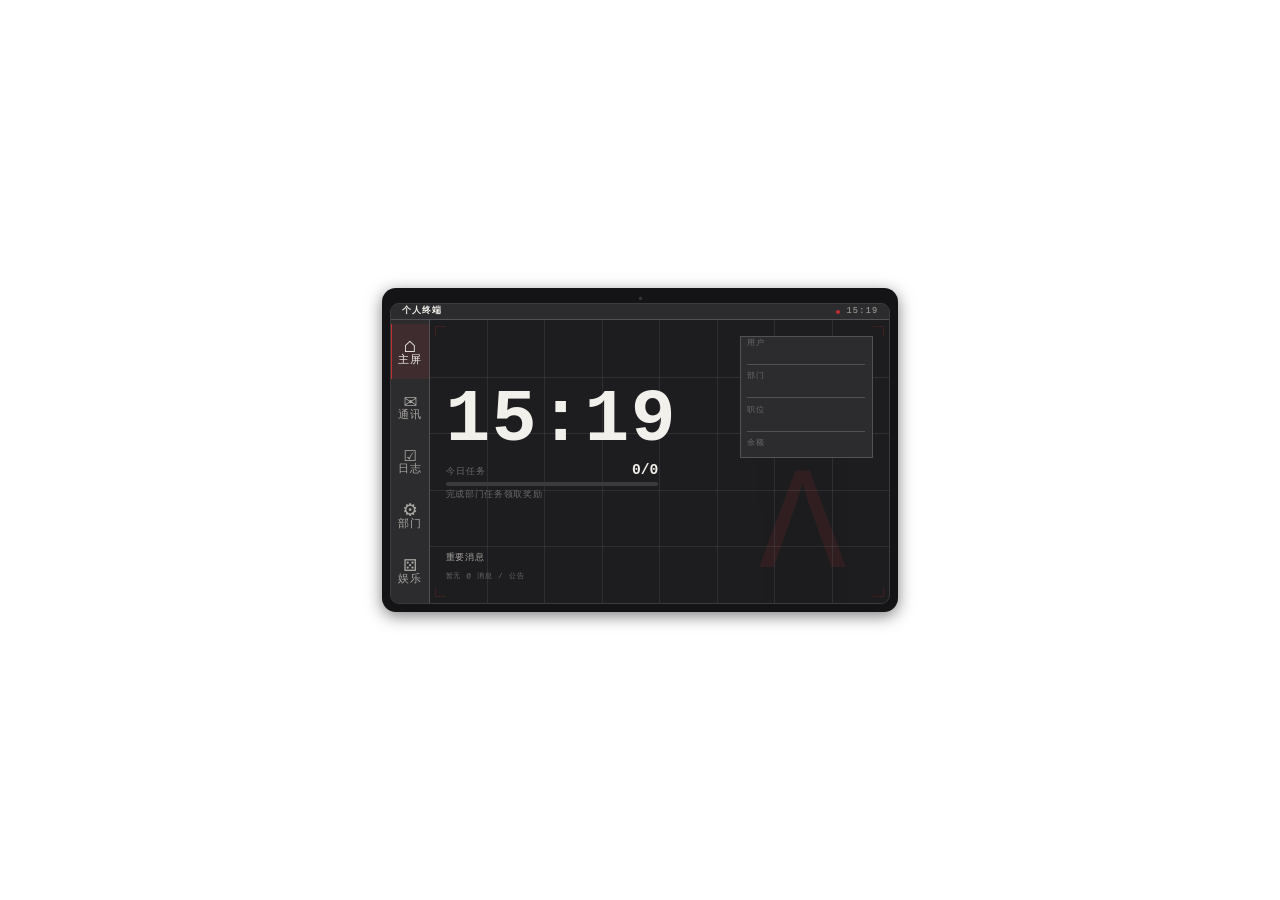
<file: ui-prototype/phone/index.html>
<!-- AUI-snow(1.2.x): 解析器会自动合成 html/head/body; 无需 DOCTYPE, meta 会被读取(旧 1.1.6 才要求禁止 DOCTYPE) -->
<meta charset="UTF-8">
<!-- 难点: 采用成功案例(电脑终端)模式——viewport 640x360, scale=fit 接近 1:1,
     文本无需 CSS 放大就清晰。之前 1200x700 缩放到 0.5x 导致文本小模糊。
     2026-08 内容缩放方案: meta zoom=0.667 把内容缩到 2/3(缩小 1/3), phone.css
     同步把外框 device/tablet 逻辑尺寸放大 1.5 倍补偿 → 视觉外框不变、内容缩小。
     AUI viewport zoom 参与命中测试映射(renderScale 含 zoom), 点击精确; 浏览器
     预览不解析 meta, 由 phone.css 里 .device 的 CSS zoom:0.667 模拟(游戏内忽略)。 -->
<meta name="aui-viewport" content="mode=fixed,width=640,height=360,scale=fit,zoom=0.667">
<meta name="aui-mouse-events" content="intercept">
<title>个人终端</title>
<!-- 网页预览用相对路径;正式接入 AUI 时可改为 href="/apricityui/theme/ore/ore.css" 使用游戏内置主题 -->
<link rel="stylesheet" href="ore.css">
<link rel="stylesheet" href="phone.css">
<body class="ore-theme phone-body">

  <div class="phone-stage">
    <!-- 平板设备(厚实外壳工控机身) -->
    <div class="device">
      <div class="device-notch"><span class="device-cam"></span></div>
      <div class="tablet">
      <!-- 系统栏 -->
      <div class="sys-bar">
        <span class="sys-brand">个人终端</span>
        <span class="sys-meta">
          <span class="sys-dot"></span>
          <span id="sysTime" class="sys-time">12:00</span>
        </span>
      </div>

      <div class="tablet-body">
        <!-- 侧边导航 -->
        <nav class="side-nav">
          <button class="side-item side-active" data-goto="home"><span class="side-glyph">⌂</span><span class="side-label">主屏</span></button>
          <button class="side-item" data-goto="comm"><span class="side-glyph">✉<span class="nav-badge" id="commBadge"></span></span><span class="side-label">通讯</span></button>
          <button class="side-item" data-goto="log"><span class="side-glyph">☑</span><span class="side-label">日志</span></button>
          <button class="side-item" data-goto="dept"><span class="side-glyph">⚙</span><span class="side-label">部门</span></button>
          <button class="side-item" data-goto="fun"><span class="side-glyph">⚄</span><span class="side-label">娱乐</span></button>
        </nav>

        <!-- 内容区 -->
        <div class="content-area">
          <!-- 主屏 -->
          <div id="page-home" class="page page-home">
            <!-- 背景装饰(科技感水印/取景框/网格线) -->
            <div class="home-bg">
              <span class="bg-symbol">Λ</span>
              <span class="bg-corner bg-corner-tl"></span>
              <span class="bg-corner bg-corner-tr"></span>
              <span class="bg-corner bg-corner-bl"></span>
              <span class="bg-corner bg-corner-br"></span>
              <span class="bg-line bg-line-v bg-line-v-1"></span>
              <span class="bg-line bg-line-v bg-line-v-2"></span>
              <span class="bg-line bg-line-v bg-line-v-3"></span>
              <span class="bg-line bg-line-v bg-line-v-4"></span>
              <span class="bg-line bg-line-v bg-line-v-5"></span>
              <span class="bg-line bg-line-v bg-line-v-6"></span>
              <span class="bg-line bg-line-v bg-line-v-7"></span>
              <span class="bg-line bg-line-h bg-line-h-1"></span>
              <span class="bg-line bg-line-h bg-line-h-2"></span>
              <span class="bg-line bg-line-h bg-line-h-3"></span>
              <span class="bg-line bg-line-h bg-line-h-4"></span>
            </div>
            <!-- 顶部:左右分栏(左:时钟/统计,右:玩家信息) -->
            <div class="home-top">
              <div class="home-left">
                <div id="homeTime" class="home-time">12:00</div>
                <div class="home-stats">
                  <div class="stat stat-task">
                    <div class="stat-head">
                      <span class="stat-label">今日任务</span>
                      <span class="stat-num" id="statLog">0/0</span>
                    </div>
                    <div class="stat-track"><div class="stat-fill" id="statFill" style="width:0%"></div></div>
                    <span class="stat-hint">完成部门任务领取奖励</span>
                  </div>
                </div>
              </div>
              <div class="home-side">
                <!-- 玩家数据卡(同一框内:ID/部门/职位/余额) -->
                <div class="home-player-card">
                  <div class="player-card-top">
                    <span class="player-kicker">用户</span>
                  </div>
                  <span class="player-id" id="playerId">---</span>
                  <div class="player-divider"></div>
                  <span class="player-kicker">部门</span>
                  <span class="player-dept" id="playerDept">---</span>
                  <div class="player-divider"></div>
                  <span class="player-kicker">职位</span>
                  <span class="player-position" id="playerPosition">---</span>
                  <div class="player-divider"></div>
                  <span class="player-kicker">余额</span>
                  <span class="player-balance" id="playerBalance">0</span>
                </div>
              </div>
            </div>
            <!-- 重要消息 -->
            <div class="home-important">
              <div class="imp-head">
                <span class="imp-title">重要消息</span>
                <span id="impCount" class="ctrl-tag ctrl-tag-red">0</span>
              </div>
              <div id="importantList" class="imp-list"></div>
            </div>
          </div>

          <!-- 通讯板块 -->
          <div id="page-comm" class="page page-hidden">
            <div class="page-head">
              <div class="head-text">
                <div class="head-title">通讯</div>
              </div>
              <div class="comm-tabs">
                <button class="comm-tab comm-tab-active" data-comm-tab="contacts">联系人</button>
                <button class="comm-tab" data-comm-tab="nearby">附近</button>
                <button class="comm-tab" data-comm-tab="rooms">群聊</button>
              </div>
            </div>
            <div class="page-content">
              <!-- 联系人 -->
              <div id="comm-contacts" class="comm-panel">
                <div class="panel-actions">
                  <span class="panel-kicker">联系人</span>
                  <button class="head-btn" id="btnGotoNearby">+ 添加好友</button>
                </div>
                <div id="requestSection" class="section section-hidden">
                  <div class="section-head">好友请求<span id="requestCount" class="ctrl-tag ctrl-tag-red">0</span></div>
                  <div id="requestList" class="ctrl-list"></div>
                </div>
                <div class="section">
                  <div class="section-head">好友列表<span id="friendCount" class="ctrl-tag">0</span></div>
                  <div id="friendList" class="ctrl-list"></div>
                </div>
              </div>
              <!-- 附近 -->
              <div id="comm-nearby" class="comm-panel comm-panel-hidden">
                <div class="panel-actions">
                  <span class="panel-kicker">附近</span>
                  <button class="head-btn" id="btnRefreshNearby">刷新</button>
                </div>
                <p class="page-hint">扫描半径 10 格 · 显示未添加的玩家</p>
                <div id="nearbyList" class="ctrl-list"></div>
              </div>
              <!-- 群聊 -->
              <div id="comm-rooms" class="comm-panel comm-panel-hidden">
                <div class="panel-actions">
                  <span class="panel-kicker">群聊</span>
                  <div class="head-actions">
                    <button class="head-btn" id="btnJoinRoom">+ 加入频道</button>
                    <button class="head-btn" id="btnNewRoom">+ 新建频道</button>
                  </div>
                </div>
                <div id="roomList" class="ctrl-list"></div>
              </div>
            </div>
          </div>

          <!-- 聊天室 -->
          <div id="page-chat" class="page page-hidden">
            <div class="page-head page-head-chat">
              <div class="head-text">
                <div class="head-title" id="chatTitle">群聊</div>
              </div>
              <div class="head-actions">
                <button class="head-btn" id="btnToggleMembers">成员</button>
                <button class="head-btn hidden" id="btnRoomSettings">设置</button>
                <button class="head-btn" id="btnBackToRooms">← 返回群聊</button>
              </div>
            </div>
            <div class="chat-main">
              <div id="chatMessages" class="chat-messages"></div>
              <div class="chat-members chat-members-hidden">
                <div class="members-head">成员 <span id="memberCount" class="ctrl-tag">0</span><button class="member-invite hidden" id="btnInviteMember">邀请</button></div>
                <div id="memberList"></div>
              </div>
            </div>
            <div class="chat-inputbar">
              <input id="chatInput" class="chat-input" type="text" maxlength="200" placeholder="输入消息...">
              <button id="btnSendMsg" class="chat-send">发送</button>
            </div>
          </div>

          <!-- 部门 -->
          <div id="page-dept" class="page page-hidden">
            <div class="page-head">
              <div class="head-text">
                <div class="head-title">部门</div>
              </div>
              <span class="dept-badge" id="deptCurrentBadge">---</span>
            </div>
            <div class="page-content">
              <div id="researchWorkShell" class="dept-extend">
                <div class="dept-extend-hint">科研工作容器 / MY RESEARCH WORK</div>
              </div>
              <div id="deptBody"></div>
            </div>
          </div>

          <!-- 娱乐 -->
          <div id="page-fun" class="page page-hidden">
            <div class="page-head">
              <div class="head-text">
                <div class="head-title">娱乐</div>
                <div class="head-sub">单机小游戏 · 提升排行领取每日奖励</div>
              </div>
            </div>
            <div class="page-content">
              <div class="game-grid" id="gameList"></div>
            </div>
          </div>

          <!-- 游戏页 -->
          <div id="page-game" class="page page-hidden">
            <div class="page-head">
              <div class="head-text">
                <div class="head-title" id="gameTitle">游戏</div>
              </div>
              <div class="head-actions">
                <button class="head-btn" id="btnLeaderboard">排行榜</button>
                <button class="head-btn" id="btnBackToFun">← 返回娱乐</button>
              </div>
            </div>
            <div class="diff-tabs">
              <button class="diff-tab" data-diff="easy">简单</button>
              <button class="diff-tab diff-tab-active" data-diff="normal">普通</button>
              <button class="diff-tab" data-diff="hard">困难</button>
            </div>
            <div class="page-content game-content">
              <div id="gameBody">
                <!-- 难点: AUI 的 document.createElement("canvas") 只返回普通 Element,
                     没有 getContext/setWidth,只有 HTML 解析时的 <canvas> 标签才会被
                     Element.init() 替换为 Canvas 类,因此这里必须静态声明,JS 再取引用 -->
                <canvas id="snakeCanvas" class="snake-canvas" width="224" height="224"></canvas>
              </div>
            </div>
          </div>

          <!-- 工作日志 -->
          <div id="page-log" class="page page-hidden">
            <div class="page-head">
              <div class="head-text">
                <div class="head-title">工作日志</div>
              </div>
              <span class="log-date" id="logDate">08.13</span>
            </div>
            <div class="page-content">
              <div class="log-overview">
                <div class="log-overview-text">
                  <span class="log-kicker">今日进度</span>
                  <span class="log-progress-num"><span id="logDone">0</span> / <span id="logTotal">0</span></span>
                </div>
                <div class="log-progress-track">
                  <div class="log-progress-fill" id="logProgressFill" style="width:0%"></div>
                </div>
                <span class="log-refresh-hint" id="logDeptHint">每日 06:00 刷新任务清单</span>
              </div>
              <div id="taskList"></div>
            </div>
          </div>
        </div>
      </div>
    </div>
  </div>

  <!-- 新建群聊 -->
  <div class="modal-backdrop" id="newRoomModal">
    <div class="modal-dismiss" data-close="newRoomModal"></div>
    <div class="ctrl-modal">
      <div class="modal-head">新建群聊频道</div>
      <div class="modal-body">
        <div class="form-row">
          <label class="modal-label" for="roomNameInput">群聊名称</label>
          <input class="modal-input" id="roomNameInput" type="text" maxlength="16" placeholder="输入名称">
        </div>
        <div class="modal-help">需要 ID 卡等级 ≥ 3</div>
      </div>
      <div class="modal-foot">
        <button class="modal-btn modal-btn-ghost" data-close="newRoomModal">取消</button>
        <button class="modal-btn modal-btn-primary" id="btnCreateRoom">创建</button>
      </div>
    </div>
  </div>

  <!-- 群聊设置 -->
  <div class="modal-backdrop" id="roomSettingsModal">
    <div class="modal-dismiss" data-close="roomSettingsModal"></div>
    <div class="ctrl-modal">
      <div class="modal-head">群聊设置</div>
      <div class="modal-body">
        <div class="form-row">
          <label class="modal-label" for="renameInput">群聊名称</label>
          <input class="modal-input" id="renameInput" type="text" maxlength="16" placeholder="输入新名称">
        </div>
        <div class="modal-help">解散后所有成员将被移出群聊</div>
      </div>
      <div class="modal-foot modal-foot-split">
        <button class="modal-btn modal-btn-danger" id="btnDissolveRoom">解散群聊</button>
        <span class="foot-spacer"></span>
        <button class="modal-btn modal-btn-ghost" data-close="roomSettingsModal">关闭</button>
        <button class="modal-btn modal-btn-primary" id="btnConfirmRename">保存</button>
      </div>
    </div>
  </div>

  <!-- 加入群聊频道 -->
  <div class="modal-backdrop" id="joinRoomModal">
    <div class="modal-dismiss" data-close="joinRoomModal"></div>
    <div class="ctrl-modal">
      <div class="modal-head">加入群聊频道</div>
      <div class="modal-body">
        <div class="form-row">
          <label class="modal-label" for="joinRoomInput">频道名称</label>
          <input class="modal-input" id="joinRoomInput" type="text" maxlength="16" placeholder="输入频道名称">
        </div>
        <div class="modal-help" id="joinRoomHelp">输入准确的频道名称加入</div>
      </div>
      <div class="modal-foot">
        <button class="modal-btn modal-btn-ghost" data-close="joinRoomModal">取消</button>
        <button class="modal-btn modal-btn-primary" id="btnConfirmJoin">加入</button>
      </div>
    </div>
  </div>

  <!-- 邀请好友入群 -->
  <div class="modal-backdrop" id="inviteModal">
    <div class="modal-dismiss" data-close="inviteModal"></div>
    <div class="ctrl-modal">
      <div class="modal-head">邀请好友加入</div>
      <div class="modal-body">
        <div id="inviteList" class="ctrl-list"></div>
      </div>
      <div class="modal-foot">
        <button class="modal-btn modal-btn-ghost" data-close="inviteModal">关闭</button>
      </div>
    </div>
  </div>

  <!-- 全服排行榜 -->
  <div class="modal-backdrop" id="leaderboardModal">
    <div class="modal-dismiss" data-close="leaderboardModal"></div>
    <div class="ctrl-modal">
      <div class="modal-head">全服排行榜<span id="lbTitle"></span></div>
      <div class="modal-body">
        <div id="lbList"></div>
      </div>
      <div class="modal-foot">
        <button class="modal-btn modal-btn-ghost" data-close="leaderboardModal">关闭</button>
      </div>
    </div>
  </div>

  <!-- phone-stage 闭合:device/tablet 在 256 行已闭合,此处补上 stage 收尾 -->
  </div>

  <!-- 注:游戏内版本会额外包含 phoneData / melonActionQueue 桥接元素,网页预览版不含 -->
  <!-- 探针:确认内联 script 是否执行(对照外部 phone.js) -->
  <script>document.body.setAttribute("data-inline-probe", "1");</script>
</body>
<!-- 难点:参照电脑终端成功案例——不隐藏 body,页面渲染即显示。
     之前用 visibility:hidden + phone-ready 恢复,导致打开瞬间闪烁裸文本+滚动条。
     AUI 是一次性解析渲染,无需隐藏防闪烁。phone-ready 规则保留作冗余兼容。 -->
<style>
  body { visibility: visible; }
  body.phone-ready { visibility: visible; }
</style>
<script src="phone.js"></script>
</file>
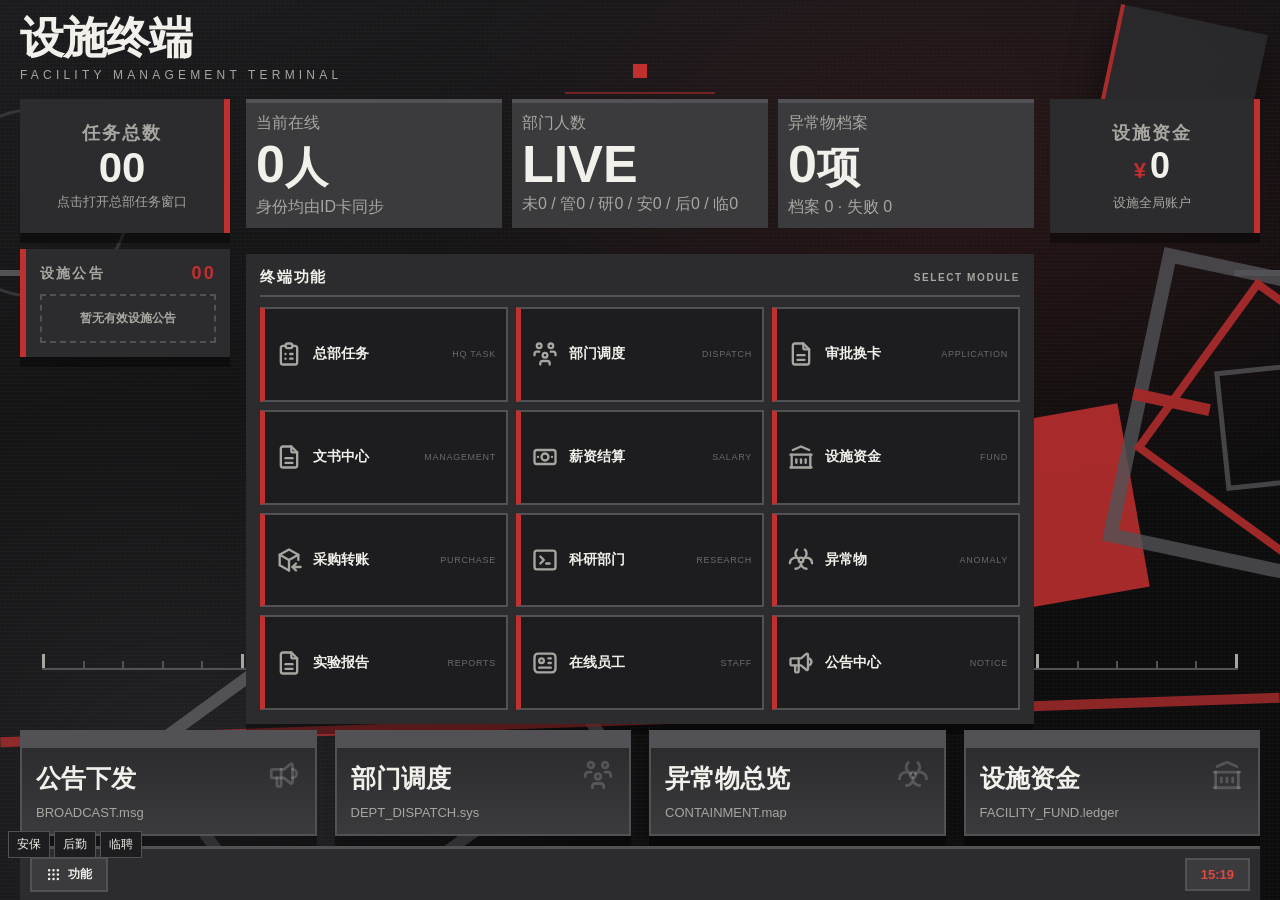
<file: ui-prototype/terminal/index.html>
<!-- AUI-snow(1.2.x): 解析器自动合成 html/head/body; 无需 DOCTYPE。
     设施终端按桌面浏览器宽度设计，使用 browser viewport 动态计算高度并填满当前Minecraft窗口。
     非16:9窗口由TerminalApricityScreen先绘制不透明背景，绝不透出游戏画面。 -->
<meta charset="UTF-8">
<meta name="aui-viewport" content="mode=browser,width=1920,user-scalable=false">
<meta name="aui-mouse-events" content="intercept">
<title>设施终端</title>
<link rel="stylesheet" href="terminal.css">
<body class="ctl-body">
<script>document.body.setAttribute("data-inline-probe", "1");</script>
<!-- 游戏内 Java 桥接隐藏元素(预览版无害; Java TerminalBridgeClient 读写)。 -->
<div id="terminalData" style="display:none"></div>
<input id="terminalActionQueue" type="text" style="display:none" value="">

<!-- ================= 主容器 ================= -->
<div class="ctl">
  <!-- 背景装饰(Control 粗野主义): 几何块/粗线/警示/编号, 不挡交互 -->
  <div class="geo1"></div>
  <div class="geo2"></div>
  <div class="geo3"></div>
  <div class="geo4"></div>
  <div class="edge-hollow" aria-hidden="true">
    <div class="edge-hollow-inner"></div>
    <div class="edge-hollow-core"></div>
    <div class="edge-hollow-mark"></div>
  </div>
  <div class="bar-h bar-h1"></div>
  <div class="bar-h bar-h2"></div>

  <div class="geo-ring"></div>
  <div class="diag"></div>
  <!-- 板块之间中央装饰 -->
  <div class="mid-symbol"></div>
  <div class="mid-vl mid-vl1"></div>
  <div class="mid-vl mid-vl2"></div>
  <div class="mid-hline"></div>

  <div class="hdr">
    <div class="title">设施终端<small>FACILITY MANAGEMENT TERMINAL</small></div>
  </div>

  <!-- 三栏不对称布局 -->
  <div class="grid">
    <!-- 左栏: 总部下发的设施任务 -->
    <div class="col-l">
      <div class="fund-block hq-card" data-open-win="daily">
        <div class="f-lab">任务总数</div>
        <div class="task-gauge"><span id="taskVal">00</span></div>
        <div class="f-sub">点击打开总部任务窗口</div>
      </div>
      <div class="block home-notice-block">
        <div class="b-title">设施公告 <span id="homeNoticeCount">00</span></div>
        <div class="home-notice-list" id="homeNoticeList"><div class="empty-tip">暂无有效设施公告</div></div>
      </div>
    </div>

    <!-- 中栏: 核心监控 -->
    <div class="col-c">
      <div class="kpi-strip">
        <div class="kpi"><div class="k-lab">当前在线</div><div class="k-val"><span id="staffTotalVal">0</span><small>人</small></div><div class="k-sub" id="staffTotalSub">身份均由ID卡同步</div></div>
        <div class="kpi red"><div class="k-lab">部门人数</div><div class="k-val">LIVE<small></small></div><div class="k-sub" id="deptCounts">未0 / 管0 / 研0 / 安0 / 后0 / 临0</div></div>
        <div class="kpi"><div class="k-lab">异常物档案</div><div class="k-val"><span id="anomalyCountVal">0</span><small>项</small></div><div class="k-sub" id="anomalyCountSub">档案 0 · 失败 0</div></div>
      </div>

      <div class="feature-block">
        <div class="feature-head"><span>终端功能</span><small>SELECT MODULE</small></div>
        <div class="feature-grid">
          <div class="feature-row">
            <button class="feature-btn" data-open-win="daily"><span class="feature-ico" data-ico="clipboard-list"></span><b>总部任务</b><small>HQ TASK</small></button>
            <button class="feature-btn" data-open-win="dept"><span class="feature-ico" data-ico="users-group"></span><b>部门调度</b><small>DISPATCH</small></button>
            <button class="feature-btn" data-open-win="applications"><span class="feature-ico" data-ico="file-description"></span><b>审批换卡</b><small>APPLICATION</small></button>
          </div>
          <div class="feature-row">
            <button class="feature-btn" data-open-win="management"><span class="feature-ico" data-ico="file-description"></span><b>文书中心</b><small>MANAGEMENT</small></button>
            <button class="feature-btn" data-open-win="salary"><span class="feature-ico" data-ico="cash-banknote"></span><b>薪资结算</b><small>SALARY</small></button>
            <button class="feature-btn" data-open-win="facility"><span class="feature-ico" data-ico="building-bank"></span><b>设施资金</b><small>FUND</small></button>
          </div>
          <div class="feature-row">
            <button class="feature-btn" data-open-win="purchase"><span class="feature-ico" data-ico="package-import"></span><b>采购转账</b><small>PURCHASE</small></button>
            <button class="feature-btn" data-open-win="research"><span class="feature-ico" data-ico="terminal-2"></span><b>科研部门</b><small>RESEARCH</small></button>
            <button class="feature-btn" data-open-win="anomaly"><span class="feature-ico" data-ico="biohazard"></span><b>异常物</b><small>ANOMALY</small></button>
          </div>
          <div class="feature-row">
            <button class="feature-btn" data-open-win="reports"><span class="feature-ico" data-ico="file-description"></span><b>实验报告</b><small>REPORTS</small></button>
            <button class="feature-btn" data-open-win="staff"><span class="feature-ico" data-ico="id"></span><b>在线员工</b><small>STAFF</small></button>
            <button class="feature-btn" data-open-win="notice"><span class="feature-ico" data-ico="speakerphone"></span><b>公告中心</b><small>NOTICE</small></button>
          </div>
        </div>
      </div>
    </div>

    <!-- 右栏: 资金 -->
    <div class="col-r">
      <div class="fund-block">
        <div class="f-lab">设施资金</div>
        <div class="f-val"><span class="yen">¥</span><span id="fundVal">0</span></div>
        <div class="f-sub">设施全局账户</div>
      </div>
    </div>
  </div>

  <!-- 状态表下方空白区装饰(横向刻度带 + 编号) -->
  <div class="mid-band" aria-hidden="true">
    <span class="ruler-tick major"></span><span class="ruler-tick"></span><span class="ruler-tick"></span><span class="ruler-tick"></span><span class="ruler-tick"></span>
    <span class="ruler-tick major"></span><span class="ruler-tick"></span><span class="ruler-tick"></span><span class="ruler-tick"></span><span class="ruler-tick"></span>
    <span class="ruler-tick major"></span><span class="ruler-tick"></span><span class="ruler-tick"></span><span class="ruler-tick"></span><span class="ruler-tick"></span>
    <span class="ruler-tick major"></span><span class="ruler-tick"></span><span class="ruler-tick"></span><span class="ruler-tick"></span><span class="ruler-tick"></span>
    <span class="ruler-tick major"></span><span class="ruler-tick"></span><span class="ruler-tick"></span><span class="ruler-tick"></span><span class="ruler-tick"></span>
    <span class="ruler-tick major"></span><span class="ruler-tick"></span><span class="ruler-tick"></span><span class="ruler-tick"></span><span class="ruler-tick"></span>
    <span class="ruler-tick major"></span>
  </div>
  <div class="mid-num">Λ-10-76</div>

  <!-- 四功能大按钮 -->
  <div class="mod-strip">
    <button class="mod-btn window-launch" data-win="notice"><span class="m-idx" data-ico="speakerphone"></span><div class="m-name">公告下发</div><div class="m-desc">BROADCAST.msg</div></button>
    <button class="mod-btn window-launch" data-win="dept"><span class="m-idx" data-ico="users-group"></span><div class="m-name">部门调度</div><div class="m-desc">DEPT_DISPATCH.sys</div></button>
    <button class="mod-btn window-launch" data-win="anomaly"><span class="m-idx" data-ico="biohazard"></span><div class="m-name">异常物总览</div><div class="m-desc">CONTAINMENT.map</div></button>
    <button class="mod-btn window-launch" data-win="facility"><span class="m-idx" data-ico="building-bank"></span><div class="m-name">设施资金</div><div class="m-desc">FACILITY_FUND.ledger</div></button>
  </div>

  <!-- 任务栏 -->
  <div class="taskbar">
    <button class="func-btn" id="btnFunc"><span class="func-ico" data-ico="grid-dots"></span> 功能</button>
    <div class="taskbar-tasks" id="taskbarTasks">
      <button class="task-btn" id="taskWin_daily" data-task-win="daily" style="display:none" title="总部设施任务"><span class="glyph svg-glyph" data-ico="clipboard-list"></span></button>
      <button class="task-btn" id="taskWin_hqEditor" data-task-win="hqEditor" style="display:none" title="总部任务编辑器"><span class="glyph svg-glyph" data-ico="clipboard-list"></span></button>
      <button class="task-btn" id="taskWin_dept" data-task-win="dept" style="display:none" title="部门调度台"><span class="glyph svg-glyph" data-ico="users-group"></span></button>
      <button class="task-btn" id="taskWin_applications" data-task-win="applications" style="display:none" title="审批与换卡"><span class="glyph svg-glyph" data-ico="file-description"></span></button>
      <button class="task-btn" id="taskWin_management" data-phase5-entry="management" data-task-win="management" style="display:none" title="文书中心"><span class="glyph svg-glyph" data-ico="file-description"></span></button>
      <button class="task-btn" id="taskWin_salary" data-task-win="salary" style="display:none" title="薪资结算"><span class="glyph svg-glyph" data-ico="cash-banknote"></span></button>
      <button class="task-btn" id="taskWin_facility" data-task-win="facility" style="display:none" title="设施资金"><span class="glyph svg-glyph" data-ico="building-bank"></span></button>
      <button class="task-btn" id="taskWin_purchase" data-task-win="purchase" style="display:none" title="采购与资金"><span class="glyph svg-glyph" data-ico="package-import"></span></button>
      <button class="task-btn" id="taskWin_staff" data-task-win="staff" style="display:none" title="在线员工"><span class="glyph svg-glyph" data-ico="id"></span></button>
      <button class="task-btn" id="taskWin_notice" data-task-win="notice" style="display:none" title="公告中心"><span class="glyph svg-glyph" data-ico="speakerphone"></span></button>
      <button class="task-btn" id="taskWin_noticeDetail" data-task-win="noticeDetail" style="display:none" title="公告详情"><span class="glyph svg-glyph" data-ico="speakerphone"></span></button>
      <button class="task-btn" id="taskWin_research" data-task-win="research" style="display:none" title="科研部门"><span class="glyph svg-glyph" data-ico="terminal-2"></span></button>
      <button class="task-btn" id="taskWin_anomaly" data-task-win="anomaly" style="display:none" title="异常物总览"><span class="glyph svg-glyph" data-ico="biohazard"></span></button>
      <button class="task-btn" id="taskWin_reports" data-task-win="reports" style="display:none" title="实验报告"><span class="glyph svg-glyph" data-ico="file-description"></span></button>
    </div>
    <div class="clock-box" id="taskTime">--:--</div>
    <div class="func-menu" id="funcMenu">
      <div class="m-title">核心功能</div>
      <div class="menu-item" data-win="daily"><span class="glyph svg-glyph" data-ico="clipboard-list"></span>总部任务</div>
      <div class="menu-item" data-win="dept"><span class="glyph svg-glyph" data-ico="users-group"></span>部门调度</div>
      <div class="menu-item" data-win="applications"><span class="glyph svg-glyph" data-ico="file-description"></span>审批/待换卡/审计</div>
      <div class="menu-item" data-win="management"><span class="glyph svg-glyph" data-ico="file-description"></span>文书与公告中心</div>
      <div class="menu-item" data-win="salary"><span class="glyph svg-glyph" data-ico="cash-banknote"></span>薪资结算</div>
      <div class="menu-item" data-win="facility"><span class="glyph svg-glyph" data-ico="building-bank"></span>设施资金</div>
      <div class="menu-sep"></div>
      <div class="m-title">其他</div>
      <div class="menu-item" data-win="purchase"><span class="glyph svg-glyph" data-ico="package-import"></span>部门采购需求</div>
      <div class="menu-item" data-win="research"><span class="glyph svg-glyph" data-ico="microscope"></span>科研部门</div>
      <div class="menu-item" data-win="anomaly"><span class="glyph svg-glyph" data-ico="biohazard"></span>异常物总览</div>
      <div class="menu-item" data-win="reports"><span class="glyph svg-glyph" data-ico="file-description"></span>实验报告</div>
      <div class="menu-item" data-win="staff"><span class="glyph svg-glyph" data-ico="id"></span>在线员工</div>
      <div class="menu-item" data-win="notice"><span class="glyph svg-glyph" data-ico="speakerphone"></span>公告下发</div>
      <div class="menu-sep"></div>
      <div class="menu-item" id="miMinAll"><span class="glyph">−</span>全部最小化</div>
      <div class="menu-item" id="miClose"><span class="glyph">⏻</span>关闭系统</div>
    </div>
  </div>
</div>

<div class="phase5-launchers"><button class="menu-item" data-win="security">安保</button><button class="menu-item" data-win="logistics">后勤</button><button class="menu-item" data-win="temporary">临聘</button></div>
<!-- 窗口层(动态窗口挂载点) -->
<div class="win-layer" id="winLayer"></div>
<!-- 部门调度 Phase 2 标签容器由 terminal.js 挂载到现有 dept 窗口；不复制 terminalData 状态。 -->

</body>
<script src="terminal.js"></script>
</file>
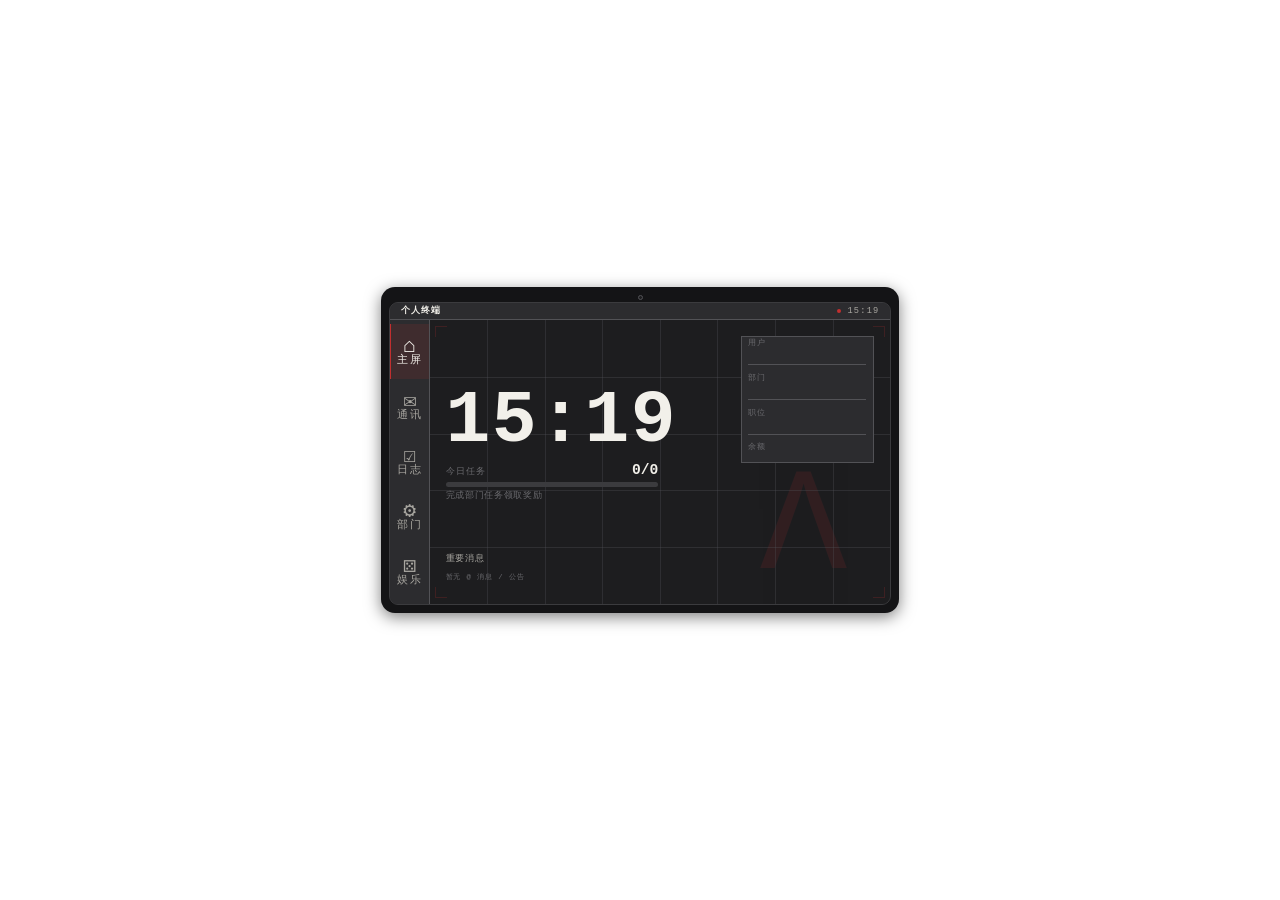
<file: src/main/resources/assets/apricityui/apricity/melonstools/phone/index.html>
<!-- AUI-snow(1.2.x): 解析器会自动合成 html/head/body; 无需 DOCTYPE, meta 会被读取(旧 1.1.6 才要求禁止 DOCTYPE) -->
<meta charset="UTF-8">
<!-- 难点: 采用成功案例(电脑终端)模式——viewport 640x360, scale=fit 接近 1:1,
     文本无需 CSS 放大就清晰。之前 1200x700 缩放到 0.5x 导致文本小模糊。
     2026-08 内容缩放方案: meta zoom=0.667 把内容缩到 2/3(缩小 1/3), phone.css
     同步把外框 device/tablet 逻辑尺寸放大 1.5 倍补偿 → 视觉外框不变、内容缩小。
     AUI viewport zoom 参与命中测试映射(renderScale 含 zoom), 点击精确; 浏览器
     预览不解析 meta, 由 phone.css 里 .device 的 CSS zoom:0.667 模拟(游戏内忽略)。 -->
<meta name="aui-viewport" content="mode=fixed,width=640,height=360,scale=fit,zoom=0.667">
<meta name="aui-mouse-events" content="intercept">
<title>个人终端</title>
<!-- 网页预览用相对路径;正式接入 AUI 时可改为 href="/apricityui/theme/ore/ore.css" 使用游戏内置主题 -->


<body class="ore-theme phone-body">

  <div class="phone-stage">
    <!-- 平板设备(厚实外壳工控机身) -->
    <div class="device">
      <div class="device-notch"><span class="device-cam"></span></div>
      <div class="tablet">
      <!-- 系统栏 -->
      <div class="sys-bar">
        <span class="sys-brand">个人终端</span>
        <span class="sys-meta">
          <span class="sys-dot"></span>
          <span id="sysTime" class="sys-time">12:00</span>
        </span>
      </div>

      <div class="tablet-body">
        <!-- 侧边导航 -->
        <nav class="side-nav">
          <button class="side-item side-active" data-goto="home"><span class="side-glyph">⌂</span><span class="side-label">主屏</span></button>
          <button class="side-item" data-goto="comm"><span class="side-glyph">✉<span class="nav-badge" id="commBadge"></span></span><span class="side-label">通讯</span></button>
          <button class="side-item" data-goto="log"><span class="side-glyph">☑</span><span class="side-label">日志</span></button>
          <button class="side-item" data-goto="dept"><span class="side-glyph">⚙</span><span class="side-label">部门</span></button>
          <button class="side-item" data-goto="fun"><span class="side-glyph">⚄</span><span class="side-label">娱乐</span></button>
        </nav>

        <!-- 内容区 -->
        <div class="content-area">
          <!-- 主屏 -->
          <div id="page-home" class="page page-home">
            <!-- 背景装饰(科技感水印/取景框/网格线) -->
            <div class="home-bg">
              <span class="bg-symbol">Λ</span>
              <span class="bg-corner bg-corner-tl"></span>
              <span class="bg-corner bg-corner-tr"></span>
              <span class="bg-corner bg-corner-bl"></span>
              <span class="bg-corner bg-corner-br"></span>
              <span class="bg-line bg-line-v bg-line-v-1"></span>
              <span class="bg-line bg-line-v bg-line-v-2"></span>
              <span class="bg-line bg-line-v bg-line-v-3"></span>
              <span class="bg-line bg-line-v bg-line-v-4"></span>
              <span class="bg-line bg-line-v bg-line-v-5"></span>
              <span class="bg-line bg-line-v bg-line-v-6"></span>
              <span class="bg-line bg-line-v bg-line-v-7"></span>
              <span class="bg-line bg-line-h bg-line-h-1"></span>
              <span class="bg-line bg-line-h bg-line-h-2"></span>
              <span class="bg-line bg-line-h bg-line-h-3"></span>
              <span class="bg-line bg-line-h bg-line-h-4"></span>
            </div>
            <!-- 顶部:左右分栏(左:时钟/统计,右:玩家信息) -->
            <div class="home-top">
              <div class="home-left">
                <div id="homeTime" class="home-time">12:00</div>
                <div class="home-stats">
                  <div class="stat stat-task">
                    <div class="stat-head">
                      <span class="stat-label">今日任务</span>
                      <span class="stat-num" id="statLog">0/0</span>
                    </div>
                    <div class="stat-track"><div class="stat-fill" id="statFill" style="width:0%"></div></div>
                    <span class="stat-hint">完成部门任务领取奖励</span>
                  </div>
                </div>
              </div>
              <div class="home-side">
                <!-- 玩家数据卡(同一框内:ID/部门/职位/余额) -->
                <div class="home-player-card">
                  <div class="player-card-top">
                    <span class="player-kicker">用户</span>
                  </div>
                  <span class="player-id" id="playerId">---</span>
                  <div class="player-divider"></div>
                  <span class="player-kicker">部门</span>
                  <span class="player-dept" id="playerDept">---</span>
                  <div class="player-divider"></div>
                  <span class="player-kicker">职位</span>
                  <span class="player-position" id="playerPosition">---</span>
                  <div class="player-divider"></div>
                  <span class="player-kicker">余额</span>
                  <span class="player-balance" id="playerBalance">0</span>
                </div>
              </div>
            </div>
            <!-- 重要消息 -->
            <div class="home-important">
              <div class="imp-head">
                <span class="imp-title">重要消息</span>
                <span id="impCount" class="ctrl-tag ctrl-tag-red">0</span>
              </div>
              <div id="importantList" class="imp-list"></div>
            </div>
          </div>

          <!-- 通讯板块 -->
          <div id="page-comm" class="page page-hidden">
            <div class="page-head">
              <div class="head-text">
                <div class="head-title">通讯</div>
              </div>
              <div class="comm-tabs">
                <button class="comm-tab comm-tab-active" data-comm-tab="contacts">联系人</button>
                <button class="comm-tab" data-comm-tab="nearby">附近</button>
                <button class="comm-tab" data-comm-tab="rooms">群聊</button>
              </div>
            </div>
            <div class="page-content">
              <!-- 联系人 -->
              <div id="comm-contacts" class="comm-panel">
                <div class="panel-actions">
                  <span class="panel-kicker">联系人</span>
                  <button class="head-btn" id="btnGotoNearby">+ 添加好友</button>
                </div>
                <div id="requestSection" class="section section-hidden">
                  <div class="section-head">好友请求<span id="requestCount" class="ctrl-tag ctrl-tag-red">0</span></div>
                  <div id="requestList" class="ctrl-list"></div>
                </div>
                <div class="section">
                  <div class="section-head">好友列表<span id="friendCount" class="ctrl-tag">0</span></div>
                  <div id="friendList" class="ctrl-list"></div>
                </div>
              </div>
              <!-- 附近 -->
              <div id="comm-nearby" class="comm-panel comm-panel-hidden">
                <div class="panel-actions">
                  <span class="panel-kicker">附近</span>
                  <button class="head-btn" id="btnRefreshNearby">刷新</button>
                </div>
                <p class="page-hint">扫描半径 10 格 · 显示未添加的玩家</p>
                <div id="nearbyList" class="ctrl-list"></div>
              </div>
              <!-- 群聊 -->
              <div id="comm-rooms" class="comm-panel comm-panel-hidden">
                <div class="panel-actions">
                  <span class="panel-kicker">群聊</span>
                  <div class="head-actions">
                    <button class="head-btn" id="btnJoinRoom">+ 加入频道</button>
                    <button class="head-btn" id="btnNewRoom">+ 新建频道</button>
                  </div>
                </div>
                <div id="roomList" class="ctrl-list"></div>
              </div>
            </div>
          </div>

          <!-- 聊天室 -->
          <div id="page-chat" class="page page-hidden">
            <div class="page-head page-head-chat">
              <div class="head-text">
                <div class="head-title" id="chatTitle">群聊</div>
              </div>
              <div class="head-actions">
                <button class="head-btn" id="btnToggleMembers">成员</button>
                <button class="head-btn hidden" id="btnRoomSettings">设置</button>
                <button class="head-btn" id="btnBackToRooms">← 返回群聊</button>
              </div>
            </div>
            <div class="chat-main">
              <div id="chatMessages" class="chat-messages"></div>
              <div class="chat-members chat-members-hidden">
                <div class="members-head">成员 <span id="memberCount" class="ctrl-tag">0</span><button class="member-invite hidden" id="btnInviteMember">邀请</button></div>
                <div id="memberList"></div>
              </div>
            </div>
            <div class="chat-inputbar">
              <input id="chatInput" class="chat-input" type="text" maxlength="200" placeholder="输入消息...">
              <button id="btnSendMsg" class="chat-send">发送</button>
            </div>
          </div>

          <!-- 部门 -->
          <div id="page-dept" class="page page-hidden">
            <div class="page-head">
              <div class="head-text">
                <div class="head-title">部门</div>
              </div>
              <span class="dept-badge" id="deptCurrentBadge">---</span>
            </div>
            <div class="page-content">
              <div id="researchWorkShell" class="dept-extend">
                <div class="dept-extend-hint">科研工作容器 / MY RESEARCH WORK</div>
              </div>
              <div id="deptBody"></div>
            </div>
          </div>

          <!-- 娱乐 -->
          <div id="page-fun" class="page page-hidden">
            <div class="page-head">
              <div class="head-text">
                <div class="head-title">娱乐</div>
                <div class="head-sub">单机小游戏 · 提升排行领取每日奖励</div>
              </div>
            </div>
            <div class="page-content">
              <div class="game-grid" id="gameList"></div>
            </div>
          </div>

          <!-- 游戏页 -->
          <div id="page-game" class="page page-hidden">
            <div class="page-head">
              <div class="head-text">
                <div class="head-title" id="gameTitle">游戏</div>
              </div>
              <div class="head-actions">
                <button class="head-btn" id="btnLeaderboard">排行榜</button>
                <button class="head-btn" id="btnBackToFun">← 返回娱乐</button>
              </div>
            </div>
            <div class="diff-tabs">
              <button class="diff-tab" data-diff="easy">简单</button>
              <button class="diff-tab diff-tab-active" data-diff="normal">普通</button>
              <button class="diff-tab" data-diff="hard">困难</button>
            </div>
            <div class="page-content game-content">
              <div id="gameBody">
                <!-- 难点: AUI 的 document.createElement("canvas") 只返回普通 Element,
                     没有 getContext/setWidth,只有 HTML 解析时的 <canvas> 标签才会被
                     Element.init() 替换为 Canvas 类,因此这里必须静态声明,JS 再取引用 -->
                <canvas id="snakeCanvas" class="snake-canvas" width="224" height="224"></canvas>
              </div>
            </div>
          </div>

          <!-- 工作日志 -->
          <div id="page-log" class="page page-hidden">
            <div class="page-head">
              <div class="head-text">
                <div class="head-title">工作日志</div>
              </div>
              <span class="log-date" id="logDate">08.13</span>
            </div>
            <div class="page-content">
              <div class="log-overview">
                <div class="log-overview-text">
                  <span class="log-kicker">今日进度</span>
                  <span class="log-progress-num"><span id="logDone">0</span> / <span id="logTotal">0</span></span>
                </div>
                <div class="log-progress-track">
                  <div class="log-progress-fill" id="logProgressFill" style="width:0%"></div>
                </div>
                <span class="log-refresh-hint" id="logDeptHint">每日 06:00 刷新任务清单</span>
              </div>
              <div id="taskList"></div>
            </div>
          </div>
        </div>
      </div>
    </div>
  </div>

  <!-- 新建群聊 -->
  <div class="modal-backdrop" id="newRoomModal">
    <div class="modal-dismiss" data-close="newRoomModal"></div>
    <div class="ctrl-modal">
      <div class="modal-head">新建群聊频道</div>
      <div class="modal-body">
        <div class="form-row">
          <label class="modal-label" for="roomNameInput">群聊名称</label>
          <input class="modal-input" id="roomNameInput" type="text" maxlength="16" placeholder="输入名称">
        </div>
        <div class="modal-help">需要 ID 卡等级 ≥ 3</div>
      </div>
      <div class="modal-foot">
        <button class="modal-btn modal-btn-ghost" data-close="newRoomModal">取消</button>
        <button class="modal-btn modal-btn-primary" id="btnCreateRoom">创建</button>
      </div>
    </div>
  </div>

  <!-- 群聊设置 -->
  <div class="modal-backdrop" id="roomSettingsModal">
    <div class="modal-dismiss" data-close="roomSettingsModal"></div>
    <div class="ctrl-modal">
      <div class="modal-head">群聊设置</div>
      <div class="modal-body">
        <div class="form-row">
          <label class="modal-label" for="renameInput">群聊名称</label>
          <input class="modal-input" id="renameInput" type="text" maxlength="16" placeholder="输入新名称">
        </div>
        <div class="modal-help">解散后所有成员将被移出群聊</div>
      </div>
      <div class="modal-foot modal-foot-split">
        <button class="modal-btn modal-btn-danger" id="btnDissolveRoom">解散群聊</button>
        <span class="foot-spacer"></span>
        <button class="modal-btn modal-btn-ghost" data-close="roomSettingsModal">关闭</button>
        <button class="modal-btn modal-btn-primary" id="btnConfirmRename">保存</button>
      </div>
    </div>
  </div>

  <!-- 加入群聊频道 -->
  <div class="modal-backdrop" id="joinRoomModal">
    <div class="modal-dismiss" data-close="joinRoomModal"></div>
    <div class="ctrl-modal">
      <div class="modal-head">加入群聊频道</div>
      <div class="modal-body">
        <div class="form-row">
          <label class="modal-label" for="joinRoomInput">频道名称</label>
          <input class="modal-input" id="joinRoomInput" type="text" maxlength="16" placeholder="输入频道名称">
        </div>
        <div class="modal-help" id="joinRoomHelp">输入准确的频道名称加入</div>
      </div>
      <div class="modal-foot">
        <button class="modal-btn modal-btn-ghost" data-close="joinRoomModal">取消</button>
        <button class="modal-btn modal-btn-primary" id="btnConfirmJoin">加入</button>
      </div>
    </div>
  </div>

  <!-- 邀请好友入群 -->
  <div class="modal-backdrop" id="inviteModal">
    <div class="modal-dismiss" data-close="inviteModal"></div>
    <div class="ctrl-modal">
      <div class="modal-head">邀请好友加入</div>
      <div class="modal-body">
        <div id="inviteList" class="ctrl-list"></div>
      </div>
      <div class="modal-foot">
        <button class="modal-btn modal-btn-ghost" data-close="inviteModal">关闭</button>
      </div>
    </div>
  </div>

  <!-- 全服排行榜 -->
  <div class="modal-backdrop" id="leaderboardModal">
    <div class="modal-dismiss" data-close="leaderboardModal"></div>
    <div class="ctrl-modal">
      <div class="modal-head">全服排行榜<span id="lbTitle"></span></div>
      <div class="modal-body">
        <div id="lbList"></div>
      </div>
      <div class="modal-foot">
        <button class="modal-btn modal-btn-ghost" data-close="leaderboardModal">关闭</button>
      </div>
    </div>
  </div>

  <!-- phone-stage 闭合:device/tablet 在 256 行已闭合,此处补上 stage 收尾 -->
  </div>

  <!-- 注:游戏内版本会额外包含 phoneData / melonActionQueue 桥接元素,网页预览版不含 -->
  <!-- 探针:确认内联 script 是否执行(对照外部 phone.js) -->
  <script>document.body.setAttribute("data-inline-probe", "1");</script>
  <!-- 娓告垙鍐?Java 妗ユ帴闅愯棌鍏冪礌(棰勮鐗堜笉鍚? -->
  <div id="phoneData" style="display:none"></div>
  <div id="leaderboardData" style="display:none"></div>
  <input id="melonActionQueue" type="text" style="display:none" value="">

  <script>
// ============================================================
//  Melon Phone 界面交互逻辑(网页原型版 + AUI 桥接版)
//  AUI 规范: Rhino JS,var + function,DOMContentLoaded 初始化
//  动态内容一律 createElement + textContent,不用 innerHTML
//  桥接模式: 数据由 Java 写入 #phoneData 等隐藏元素,本页轮询解析;
//            操作写入 #melonActionQueue 由 Java 消费后发网络包
// ============================================================

// 调试探针: 确认外部 script 是否被 AUI 加载并执行
try { document.body.setAttribute("data-phone-loaded", "1"); } catch (e) { document.body.setAttribute("data-phone-err", "1"); }

// 难点: AUI 中只有 HTML 解析时的 <canvas> 标签才是 Canvas 类(有 getContext/setWidth),
// document.createElement("canvas") 返回的只是普通 Element。这里在脚本加载时缓存引用,
// 防止进入贪吃蛇后 clearNode(gameBody) 把 canvas 从 DOM 移除导致 getElementById 失效。
var snakeCanvasEl = null;
try { snakeCanvasEl = document.getElementById("snakeCanvas"); } catch (e) { snakeCanvasEl = null; }

// 难点: AUI 的文档级文本选择(TextSelection)是内部监听器, 在目标元素冒泡阶段执行,
// 且不检查 defaultPrevented —— 双击/左键拖拽仍会选中文本出现蓝色框, CSS user-select
// 也拦不住(computed 已是 none 但引擎仍建立选区)。网页标准做法: 在捕获阶段拦截
// 左键 mousedown 并 stopImmediatePropagation, 阻止事件传播到目标, TextSelection
// 收不到事件就无法建立选区。不影响 click(mouseup 独立派发)与右键插旗(button=1 不拦)。
document.addEventListener("mousedown", function (event) {
  if (event.button === 0) {
    event.preventDefault();
    event.stopImmediatePropagation();
  }
}, true);

// ---- 数据容器(正式接入时来自 SyncPhoneData / SyncNearbyPlayers / SyncChatData) ----
// 示例数据已全部清空, 页面显示空态, 等待服务端真实数据
var mock = {
  friends: [],
  pending: [],
  nearby: [],
  dms: {},
  rooms: [],
  tasks: [],
  notices: [],
  anomalies: { instances: [] },
  myResearch: null
};

// 玩家信息(正式接入时来自服务端同步包 + Lightman's Currency 余额 + ID 卡部门)
// 示例值已清空, 等待服务端真实数据
var mockPlayer = {
  id: "",
  name: "",
  balance: "",
  dept: "",
  position: "",
  level: 0
};

// 每日任务上限:按 id 卡等级(1级3个 / 2级4个 / 3级6个 / 4级8个 / 5级10个)
var TASK_LIMIT_BY_LEVEL = { 1: 3, 2: 4, 3: 6, 4: 8, 5: 10 };

// 各部门任务池(正式接入时按玩家 ID 卡部门选取,每日 06:00 刷新)
// 示例任务已全部清空, 等待服务端下发
var mockTaskPools = {};

var state = {
  page: "home",
  commTab: "contacts",
  currentRoomId: null,
  currentDmUuid: null,  // 当前私聊对象 uuid(非空=处于私聊模式)
  currentGameId: null,
  myName: "我",
  reportDraft: { anomalyInstanceId: "", title: "", content: "", status: "idle" },
  departmentApplications: { items: [] },
  pendingCardQueue: { items: [] },
  researchDocuments: { items: [] },
  managementOffice: { records: [] },
  departmentTasks: { items: [] },
  dispatches: { items: [] },
  vitalAlerts: { items: [] },
  reinforcements: { items: [] },
  procurements: { items: [] },
  facilityPayments: { items: [] }
};

// 注: 滚动容器(chatMessages / page-content / chat-members / icon-grid)的滚轮滚动
// 与自动滚底已全部移交给 Java 侧 PhoneScrollController 接管(引擎 setScrollTop 自带
// 0.2/帧缓动, 丝滑且不会因 overflow:hidden 被拉回顶部)。此处不再有 JS 滚动代码。

// 设置内联样式。AUI 引擎的 JS 桥接不支持 el.style.x = v(不会进入布局),
// 必须走引擎的 setInlineStyleProperty(增量合并)才会被布局引擎读取并触发重排;
// 浏览器里则退回原生 el.style。setStyle(el, { width:"100px", marginLeft:"auto" })
function setStyle(el, props) {
  if (!el) { return; }
  if (typeof el.setInlineStyleProperty === "function") {
    // 引擎侧:合并成一次 setAttribute("style", ...),避免每个属性一次
    // setInlineStyleProperty 触发 Style.clone+解析+重排(进入游戏大量调用会卡顿)
    var cur = el.getAttribute("style") || "";
    var map = {};
    var pairs = cur.split(";");
    for (var i = 0; i < pairs.length; i++) {
      var p = pairs[i];
      var idx = p.indexOf(":");
      if (idx > 0) { map[p.substring(0, idx).trim()] = p.substring(idx + 1).trim(); }
    }
    for (var k in props) {
      var v = props[k];
      if (v !== null && v !== undefined && v !== "") { map[k] = v; }
    }
    var parts = [];
    for (var k2 in map) { parts.push(k2 + ":" + map[k2]); }
    el.setAttribute("style", parts.join(";"));
  } else {
    for (var k3 in props) { el.style[k3] = props[k3]; }
  }
}

// ---- 游戏桥接(Java PhoneBridgeClient 读写) ----
var bridgeMode = false;
var bridgeLastData = "";
var actionQueue = [];

// 轮询:服务端数据变化 → 应用;动作队列被 Java 消费 → 清空
// 难点: 同 tickClock——AUI 的 setInterval 在 Rhino 里不可靠, 改用 setTimeout 递归,
//       且间隔从 1s 放宽到 2s 减少主线程任务投递压力(数据本身是事件驱动推送, 无需 1s 高频)。
// 性能(2026-08-22): getElementById 每次都是 Java 桥接调用, 缓存元素引用避免每轮查询。
var bridgeLastLb = "";
var bridgePollCounter = 0;
var bridgeTimer = null;
var bridgeElData = null;
var bridgeElLb = null;
var bridgeElQueue = null;
// 单次检查所有 bridge 数据(不启动定时器)。init 首次打开时同步调用一次,
// 避免开局用空 mock 渲染主屏导致玩家信息空白; bridgePoll 轮询也复用本函数。
function bridgePollOnce() {
  var dataEl = bridgeElData || (bridgeElData = document.getElementById("phoneData"));
  if (dataEl) {
    var t = dataEl.textContent || "";
    if (t !== bridgeLastData) {
      bridgeLastData = t;
      if (t) { applyBridgeData(t); }
    }
  }
  var lbEl = bridgeElLb || (bridgeElLb = document.getElementById("leaderboardData"));
  if (lbEl) {
    var lt = lbEl.textContent || "";
    if (lt !== bridgeLastLb) {
      bridgeLastLb = lt;
      if (lt) { applyLeaderboardData(lt); }
    }
  }
  var qEl = bridgeElQueue || (bridgeElQueue = document.getElementById("melonActionQueue"));
  if (qEl && actionQueue.length > 0) {
    var v = qEl.value || "";
    if (v === "") { actionQueue = []; }
  }
  // 每 6 秒重试一次未加载成功的头像(2s 间隔下 %3)
  bridgePollCounter++;
  if (bridgePollCounter % 3 === 0) { refreshAvatars(); }
}

function bridgePoll() {
  bridgePollOnce();
  // 性能(2026-08-24): 数据由 Java 主动推送(事件驱动), 轮询只是兜底, 2s→5s 减少渲染线程定时器压力
  bridgeTimer = setTimeout(bridgePoll, 5000);
}

// 页面操作 → 写入动作队列,Java 轮询消费后发网络包
function pushAction(action) {
  actionQueue.push(action);
  var qEl = bridgeElQueue || (bridgeElQueue = document.getElementById("melonActionQueue"));
  if (qEl) { qEl.value = JSON.stringify(actionQueue); }
}

function pushReportSubmit(anomalyInstanceId, title, content) {
  state.reportDraft.anomalyInstanceId = anomalyInstanceId || "";
  state.reportDraft.title = title || "";
  state.reportDraft.content = content || "";
  state.reportDraft.status = "queued";
  pushAction({ t: "report_submit", anomalyInstanceId: state.reportDraft.anomalyInstanceId, title: state.reportDraft.title, content: state.reportDraft.content });
}

function isBridgeFriend(uuid) {
  for (var i = 0; i < mock.friends.length; i++) {
    if (mock.friends[i].uuid === uuid) { return true; }
  }
  return false;
}

// 服务端榜单数据覆盖本地模拟
function applyLeaderboardData(jsonText) {
  var data;
  try { data = JSON.parse(jsonText); } catch (err) { return; }
  if (data.leaderboards) {
    for (var game in data.leaderboards) {
      if (!mockLeaderboards[game]) { mockLeaderboards[game] = {}; }
      var g = data.leaderboards[game];
      for (var diff in g) {
        var arr = [];
        for (var i = 0; i < g[diff].length; i++) {
          arr.push({ name: g[diff][i].name, score: g[diff][i].score, isMe: g[diff][i].isMe === true });
        }
        mockLeaderboards[game][diff] = arr;
      }
    }
  }
  var modal = $("leaderboardModal");
  if (modal && modal.className.indexOf("open") >= 0) { renderLeaderboard(); }
}

// 服务端下发的每日任务
var bridgeTasks = [];

// 应用服务端全量数据并重渲染
function applyBridgeData(jsonText) {
  var data;
  try { data = JSON.parse(jsonText); } catch (err) { return; }
  if (data.player) {
    mockPlayer.id = data.player.id || mockPlayer.id;
    mockPlayer.name = data.player.name || mockPlayer.name;
    mockPlayer.dept = data.player.dept || "";
    mockPlayer.position = data.player.position || "";
    if (typeof data.player.level === "number") { mockPlayer.level = data.player.level; } else { mockPlayer.level = 0; }
    mockPlayer.balance = data.player.balance;
    // 本人名称跟随 ID 卡名称(服务端 player.name = CardName), 用于聊天"我"的消息署名与房主判断
    state.myName = mockPlayer.name;
  }
  if (data.friends) {
    mock.friends = [];
    for (var i = 0; i < data.friends.length; i++) {
      mock.friends.push({ uuid: data.friends[i].uuid, name: data.friends[i].name, online: data.friends[i].online === true });
    }
  }
  if (data.pending) {
    mock.pending = [];
    for (var j = 0; j < data.pending.length; j++) {
      mock.pending.push({ uuid: data.pending[j].uuid, name: data.pending[j].name });
    }
  }
  if (data.nearby) {
    nearbyReceived = true;
    mock.nearby = [];
    for (var k = 0; k < data.nearby.length; k++) {
      var n = data.nearby[k];
      mock.nearby.push({ uuid: n.uuid, name: n.name, dist: parseFloat(n.dist) || 0, isFriend: isBridgeFriend(n.uuid) });
    }
  } else if (bridgeMode && !nearbyReceived) {
    // 桥接模式首次全量同步不含 nearby(服务端不主动扫描):清掉网页预览假数据
    mock.nearby = [];
  }
  if (data.rooms) {
    mock.rooms = [];
    for (var r = 0; r < data.rooms.length; r++) {
      var room = data.rooms[r];
      var members = [];
      for (var m = 0; m < room.members.length; m++) {
        members.push({ uuid: room.members[m].uuid, name: room.members[m].name });
      }
      var messages = [];
      for (var mi = 0; mi < room.messages.length; mi++) {
        var msg = room.messages[mi];
        messages.push({ sender: msg.sender, name: msg.name, time: msg.time, content: msg.content, mention: msg.mention === true });
      }
      mock.rooms.push({ id: room.id, name: room.name, owner: room.ownerName || "?", isOwner: room.isOwner === true, members: members, unread: room.unread || 0, messages: messages });
    }
  }
  if (data.anomalies && data.anomalies.instances) {
    mock.anomalies = { instances: data.anomalies.instances };
  }
  if (data.myResearch) {
    mock.myResearch = data.myResearch;
  }
  if (data.visibleNotices || data.notices) {
    var ns = data.visibleNotices || data.notices || [];
    mock.notices = [];
    for (var ni = 0; ni < ns.length; ni++) {
      mock.notices.push(ns[ni]);
    }
  }
  if (data.tasks) {
    bridgeTasks = [];
    for (var ti = 0; ti < data.tasks.length; ti++) {
      var t = data.tasks[ti];
      bridgeTasks.push({ id: t.id, name: t.name, desc: t.desc, cur: t.cur, goal: t.goal, state: t.state, reward: t.reward });
    }
  }
  state.departmentApplications = data.departmentApplications || { items: [] };
  state.pendingCardQueue = data.pendingCardQueue || { items: [] };
  state.researchDocuments = data.researchDocuments || { items: [] };
  state.managementOffice = data.managementOffice || { records: [], skeleton: true };
  state.departmentTasks = data.departmentTasks || { items: [], skeleton: true };
  state.dispatches = data.dispatches || { items: [], skeleton: true };
  state.vitalAlerts = data.vitalAlerts || { items: [], skeleton: true };
  state.reinforcements = data.reinforcements || { items: [], skeleton: true };
  state.procurements = data.procurements || { items: [], skeleton: true };
  state.facilityPayments = data.facilityPayments || { items: [], skeleton: true };
  renderPlayerInfo();
  // 性能(2026-08-24): 只强制渲染当前可见的 comm tab, 其他标脏(切 tab 时延迟渲染)。
  // 减少 comm 常驻 DOM 规模 → 切页布局更快。
  renderContacts(true);
  if (state.commTab === "nearby") { renderNearby(true); } else { renderDirty.nearby = true; }
  if (state.commTab === "rooms") { renderRooms(true); } else { renderDirty.rooms = true; }
  renderTasks();
  renderImportant();
  renderDept();
  renderReportForm();
  updateUnread();
  updateHomeBadges();
  // 当前房间被解散:移出后自动返回群聊列表
  if (state.page === "chat" && state.currentRoomId && !findRoom(state.currentRoomId)) {
    state.currentRoomId = null;
    gotoPage("comm");
    switchCommTab("rooms");
  }
}

// ---- 工具 ----
function $(id) { return document.getElementById(id); }

// 难点: 输入框赋值必须同时清 property 和 attribute。浏览器只有 value= 会更新
// 显示文本(setAttribute 只改 attribute 不改 property); AUI 反之——value= 直接写
// public 字段会绕过光标重置(cursor 残留导致 insertText 对空串 substring 崩溃),
// 必须 setAttribute("value") 触发 syncTextAttribute 把 cursor 归零。
function setInputValue(node, v) {
  node.value = v;
  node.setAttribute("value", v);
}

function el(tag, className, text) {
  var node = document.createElement(tag);
  if (className) { node.className = className; }
  if (text !== undefined && text !== null) { node.textContent = "" + text; }
  return node;
}

function clearNode(node) {
  while (node.firstChild) { node.removeChild(node.firstChild); }
}
function listLimit(list, max) {
  list = list || [];
  max = Number(max || 0);
  if (max <= 0 || list.length <= max) { return list; }
  return list.slice(0, max);
}
function appendMoreHint(parent, list, max, label) {
  list = list || [];
  if (parent && list.length > max) {
    parent.appendChild(el("div", "empty-tip", (label || "列表") + "仅显示前 " + max + " 条，剩余 " + (list.length - max) + " 条请使用筛选或等待分页查看。"));
  }
}

function pad2(n) { return n < 10 ? "0" + n : "" + n; }

function fmtTime() {
  var d = new Date();
  return pad2(d.getHours()) + ":" + pad2(d.getMinutes());
}

function fmtDate() {
  var d = new Date();
  var weeks = ["日", "一", "二", "三", "四", "五", "六"];
  return (d.getMonth() + 1) + "月" + d.getDate() + "日 周" + weeks[d.getDay()];
}

function fmtDateShort() {
  var d = new Date();
  return pad2(d.getMonth() + 1) + "." + pad2(d.getDate());
}

// ---- 页面导航 ----
var NAV_KEYS = { home: 0, comm: 1, log: 2, report: 3, dept: 4, fun: 5 };

function gotoPage(page) {
  state.page = page;
  var pages = ["home", "comm", "chat", "log", "report", "dept", "fun", "game"];
  for (var i = 0; i < pages.length; i++) {
    var node = $("page-" + pages[i]);
    if (pages[i] === page) { node.className = "page"; }
    else { node.className = "page page-hidden"; }
  }
  // 游戏页归入娱乐导航高亮
  var navPage = (page === "chat") ? "comm" : (page === "game" ? "fun" : page);
  var tabs = document.getElementsByClassName("side-item");
  for (var j = 0; j < tabs.length; j++) {
    if (NAV_KEYS[navPage] === j) { tabs[j].className = "side-item side-active"; }
    else { tabs[j].className = "side-item"; }
  }
  if (page === "comm") { applyCommTab(); }
  // 切到主页时立即检查一次 bridge 数据(服务端可能已推送), 避免玩家信息栏停留在
  // 打开手机时用空 mock 渲染的空白状态。数据已就绪则 applyBridgeData 内部重渲染玩家信息。
  if (page === "home" && bridgeMode) { bridgePollOnce(); }
  // 性能(2026-08-24): comm 子树大(3 个 panel ~133 元素), 切页时 className 切换与
  // 列表重建若同帧叠加,AUI 单帧布局开销大(实测 comm 切换 430ms, 用户环境 2-3 秒)。
  // 渲染延迟一帧: 让 className 切换的布局先提交, 再重建列表, 分摊到两帧。
  if (page === "comm") {
    // 性能(2026-08-24): 从其他页进入 comm 时刷新当前 tab;comm 内 tab 切换也刷新。
    // 同一 tab 重复切换(如 home→comm→home→comm)不重建列表(renderDirty 已缓存)。
    setTimeout(function () {
      if (state.commTab === "contacts") { renderContacts(); }
      else if (state.commTab === "nearby") { renderNearby(true); }
      else if (state.commTab === "rooms") { renderRooms(true); }
    }, 0);
  }
  // 聊天页滚动(滚底)由 Java 侧 PhoneScrollController 自动检测接管
  // 离开游戏页时停止贪吃蛇计时器
  if (page !== "game" && snake && snake.timer) {
    clearTimeout(snake.timer);
    snake.timer = null;
    snake.running = false;
  }
}

// ---- 通讯板块内 tab ----
var lastCommTab = null;
function applyCommTab() {
  var tabs = document.getElementsByClassName("comm-tab");
  for (var i = 0; i < tabs.length; i++) {
    if (tabs[i].getAttribute("data-comm-tab") === state.commTab) {
      tabs[i].className = "comm-tab comm-tab-active";
    } else {
      tabs[i].className = "comm-tab";
    }
  }
  // 性能(2026-08-24): tab 未变化时跳过 panel 的 className 操作——AUI 对 className 变更
  // 会触发 style recalc(遍历子树), 每次切 comm 都重设 3 个 panel 即使没变也浪费。
  if (lastCommTab === state.commTab) { return; }
  lastCommTab = state.commTab;
  var panels = ["contacts", "nearby", "rooms"];
  for (var j = 0; j < panels.length; j++) {
    var panel = $("comm-" + panels[j]);
    if (panels[j] === state.commTab) { panel.className = "comm-panel"; }
    else { panel.className = "comm-panel comm-panel-hidden"; }
  }
  // 列表渲染由 gotoPage 延迟一帧执行(见 gotoPage 的 setTimeout 优化), 此处不重复渲染
}
function switchCommTab(tab) {
  state.commTab = tab;
  gotoPage("comm");
}

// ---- 时钟 ----
// 性能(2026-08-24): 原 setTimeout 递归每 2 秒投递主线程任务, 大页面下积压卡渲染线程。
// 时钟文本改由 Java 侧 PhoneBridgeClient.updateClock 每 0.5 秒更新(#sysTime/#homeTime),
// 此处只做初始化; updateNearbyBtn 冷却倒计时仍保留(仅冷却中需要刷新)。
var clockTimer = null;
function tickClock() {
  var t = fmtTime();
  var s = $("sysTime");
  if (s) { s.textContent = t; }
  var h = $("homeTime");
  if (h) { h.textContent = t; }
  // 冷却倒计时: 仅冷却中需要, 用 setTimeout 递归(频率低, 冷却结束即停)
  if (Date.now() < nearbyCdUntil) {
    updateNearbyBtn();
    clockTimer = setTimeout(tickClock, 1000);
  } else {
    clockTimer = null;
  }
}

function tickDate() {
  $("logDate").textContent = fmtDateShort();
}

// ---- 联系人渲染 ----
// 玩家头像: AUI <texture> 直接绑定 Java 注册的动态纹理(melonstools:avatars/<uuid>),
// 无文件 I/O、无需轮询重试。动态纹理未就绪时回退首字文字头像。
// 性能(2026-08-24): <texture> 元素在 AUI 布局时开销高于纯文本, 通讯列表项多时
// 切页会卡(实测 12 个头像 + 1 texture 使 comm 切换比别页慢 ~220ms)。方案:
// 头像纹理只对"动态纹理已注册"的 uuid 创建——但 JS 无法查询注册状态, 改为:
// 页面初始化时由 Java 通知已注册的头像列表(#avatarReady), JS 只对有纹理的建 <texture>。
// 临时方案: 先禁用 <texture>(文字头像), 待 Java 侧头像注册稳定后再启用。
function buildAvatar(uuid, name, avatarSrc, cls) {
  var box = el("div", cls ? "avatar " + cls : "avatar");
  var hasDynamic = bridgeMode && uuid;
  if (hasDynamic) {
    var tex = el("texture");
    tex.setAttribute("src", "melonstools:avatars/" + uuid);
    box.appendChild(tex);
  }
  box.appendChild(el("span", "avatar-text", name.charAt(0)));
  return box;
}

// 头像由 Java 注册为动态纹理(内存, 无 PNG 文件), 无需轮询重试
function refreshAvatars() {
  return;
}

// 渲染脏标记:数据变化才重建列表。切页/切 tab 时数据未变则跳过,避免切换卡顿。
var renderDirty = { contacts: true, nearby: true, rooms: true };
// 桥接模式:服务端不主动下发附近(仅点刷新才扫描)。此标志标记是否收到过 nearby,用于首次清掉网页预览假数据。
var nearbyReceived = false;

function renderContacts(force) {
  if (!force && !renderDirty.contacts) { return; }
  renderDirty.contacts = false;
  var t0 = Date.now();
  renderRequests();
  renderFriends();
  updateHomeBadges();
  try { console.log("[Perf] renderContacts=" + (Date.now() - t0) + "ms"); } catch (e) {}
}

function renderRequests() {
  var section = $("requestSection");
  var list = $("requestList");
  clearNode(list);
  if (mock.pending.length === 0) {
    section.className = "section section-hidden";
    return;
  }
  section.className = "section";
  $("requestCount").textContent = "" + mock.pending.length;
  for (var i = 0; i < mock.pending.length; i++) {
    list.appendChild(buildRequestItem(mock.pending[i]));
  }
}

function buildRequestItem(req) {
  var row = el("div", "phone-list-item");
  row.appendChild(buildAvatar(req.uuid, req.name, req.avatar, "avatar-gold"));
  var main = el("div", "item-main");
  main.appendChild(el("div", "item-name", req.name));
  main.appendChild(el("div", "item-sub", "请求添加你为好友"));
  row.appendChild(main);
  var actions = el("div", "item-actions");
  var ok = el("button", "mini-btn mini-btn-ok", "接受");
  ok.addEventListener("click", function () { acceptRequest(req.uuid, req.name); });
  var no = el("button", "mini-btn mini-btn-no", "拒绝");
  no.addEventListener("click", function () { rejectRequest(req.uuid, req.name); });
  actions.appendChild(ok);
  actions.appendChild(no);
  row.appendChild(actions);
  return row;
}

function acceptRequest(uuid, name) {
  for (var i = mock.pending.length - 1; i >= 0; i--) {
    if (mock.pending[i].uuid === uuid) { mock.pending.splice(i, 1); }
  }
  mock.friends.push({ uuid: uuid, name: name, online: true });
  if (outgoingSet[uuid]) { delete outgoingSet[uuid]; }
  pushAction({ t: "friend_accept", u: uuid });
  renderContacts(true);
  renderNearby(true);
}

function rejectRequest(uuid, name) {
  for (var i = mock.pending.length - 1; i >= 0; i--) {
    if (mock.pending[i].uuid === uuid) { mock.pending.splice(i, 1); }
  }
  pushAction({ t: "friend_reject", u: uuid });
  renderContacts(true);
}

function renderFriends() {
  var list = $("friendList");
  clearNode(list);
  $("friendCount").textContent = "" + mock.friends.length;
  if (mock.friends.length === 0) {
    list.appendChild(el("div", "empty-tip", "还没有好友,去附近页添加吧"));
    return;
  }
  for (var i = 0; i < mock.friends.length; i++) {
    list.appendChild(buildFriendItem(mock.friends[i]));
  }
}

function buildFriendItem(f) {
  var row = el("div", "phone-list-item friend-item");
  row.appendChild(buildAvatar(f.uuid, f.name, f.avatar, "avatar-green"));
  var main = el("div", "item-main");
  main.appendChild(el("div", "item-name", f.name));
  main.appendChild(el("div", "item-sub", f.online ? "在线" : "离线"));
  row.appendChild(main);
  var actions = el("div", "item-actions");
  var rm = el("button", "mini-btn mini-btn-danger", "移除");
  rm.addEventListener("click", function (event) {
    // 阻止冒泡:点"移除"不触发整行打开私聊
    if (event && event.stopPropagation) { event.stopPropagation(); }
    removeFriend(f.uuid, f.name);
  });
  actions.appendChild(rm);
  row.appendChild(actions);
  // 点击整行打开与该好友的私聊
  row.addEventListener("click", function () { openDm(f); });
  return row;
}

// ---- 私聊 ----
function findDm(uuid) {
  if (!mock.dms[uuid]) {
    mock.dms[uuid] = { name: uuid, messages: [] };
  }
  return mock.dms[uuid];
}

function openDm(friend) {
  state.currentDmUuid = friend.uuid;
  state.currentRoomId = null;
  var dm = findDm(friend.uuid);
  if (!dm.name || dm.name === friend.uuid) { dm.name = friend.name; }
  $("chatTitle").textContent = friend.name;
  // 私聊模式:隐藏成员/设置/邀请等群聊专属 UI,返回按钮回联系人
  $("btnToggleMembers").className = "head-btn hidden";
  $("btnRoomSettings").className = "head-btn hidden";
  $("btnInviteMember").className = "member-invite hidden";
  document.querySelector(".chat-members").className = "chat-members chat-members-hidden";
  var backBtn = $("btnBackToRooms");
  backBtn.textContent = "← 返回联系人";
  backBtn.className = "head-btn";
  var box = $("chatMessages");
  clearNode(box);
  for (var i = 0; i < dm.messages.length; i++) {
    box.appendChild(buildMessage(dm.messages[i]));
  }
  gotoPage("chat");
}

function removeFriend(uuid, name) {
  for (var i = mock.friends.length - 1; i >= 0; i--) {
    if (mock.friends[i].uuid === uuid) { mock.friends.splice(i, 1); }
  }
  for (var j = 0; j < mock.nearby.length; j++) {
    if (mock.nearby[j].uuid === uuid) { mock.nearby[j].isFriend = false; }
  }
  if (outgoingSet[uuid]) { delete outgoingSet[uuid]; }
  pushAction({ t: "friend_remove", u: uuid });
  renderContacts(true);
  renderNearby(true);
}

// ---- 附近玩家 ----
// 刷新冷却(秒),点击后 10 秒内不可再次点击
var nearbyCdUntil = 0;  // 下次可扫描的时间戳(毫秒),到期前禁止刷新
var nearbyCdTimer = null;

function startNearbyCooldownTicker() {
  if (nearbyCdTimer) { return; }
  function step() {
    updateNearbyBtn();
    if (Date.now() < nearbyCdUntil) {
      nearbyCdTimer = setTimeout(step, 1000);
    } else {
      nearbyCdTimer = null;
      updateNearbyBtn();
    }
  }
  nearbyCdTimer = setTimeout(step, 1000);
}

function tryRefreshNearby() {
  var now = Date.now();
  if (now < nearbyCdUntil) { updateNearbyBtn(); startNearbyCooldownTicker(); return; }
  nearbyCdUntil = now + 10000;  // 10 秒 CD
  updateNearbyBtn();
  startNearbyCooldownTicker();
  pushAction({ t: "nearby_refresh" });
  renderNearby(true);
}

function updateNearbyBtn() {
  var btn = $("btnRefreshNearby");
  if (!btn) return;
  var remain = Math.max(0, Math.ceil((nearbyCdUntil - Date.now()) / 1000));
  if (remain > 0) {
    // 禁用视觉由 CSS .head-btn:disabled 提供, 不动态 setStyle opacity
    // (AUI 运行期 opacity<1 触发离屏合成 REORDER, 会导致按钮消失)
    btn.disabled = true;
    btn.textContent = "冷却中 (" + remain + "s)";
  } else {
    btn.disabled = false;
    btn.textContent = "刷新";
  }
}

function renderNearby(force) {
  if (!force && !renderDirty.nearby) { return; }
  // 性能(2026-08-24): 面板不可见时不实际重建 DOM(只标脏), 减少 comm 常驻子树规模。
  // 切到该 tab 时 applyCommTab 的延迟渲染会强制重建。
  if (!force && state.commTab !== "nearby") {
    renderDirty.nearby = true;
    return;
  }
  renderDirty.nearby = false;
  var list = $("nearbyList");
  clearNode(list);
  if (mock.nearby.length === 0) {
    // 桥接模式未扫描过:提示点刷新;已扫描为空:显示无玩家
    list.appendChild(el("div", "empty-tip", (bridgeMode && !nearbyReceived) ? "点击右上角刷新扫描附近玩家" : "附近没有其他玩家"));
    return;
  }
  for (var i = 0; i < mock.nearby.length; i++) {
    list.appendChild(buildNearbyItem(mock.nearby[i]));
  }
}

// 已发送的好友请求(会话内本地状态,对方接受后由服务端同步消除)
var outgoingSet = {};

function buildNearbyItem(p) {
  var row = el("div", "phone-list-item");
  row.appendChild(buildAvatar(p.uuid, p.name, p.avatar, ""));
  var main = el("div", "item-main");
  main.appendChild(el("div", "item-name", p.name));
  main.appendChild(el("div", "item-sub", "距离 " + p.dist + " 格"));
  row.appendChild(main);
  var actions = el("div", "item-actions");
  if (p.isFriend) {
    var tag = el("span", "badge badge-success", "已是好友");
    actions.appendChild(tag);
  } else if (outgoingSet[p.uuid]) {
    var wait = el("span", "badge", "请求已发");
    actions.appendChild(wait);
  } else {
    var add = el("button", "mini-btn mini-btn-ok", "加好友");
    add.addEventListener("click", function () { addFriend(p.uuid, p.name); });
    actions.appendChild(add);
  }
  row.appendChild(actions);
  return row;
}

function addFriend(uuid, name) {
  outgoingSet[uuid] = true;
  pushAction({ t: "friend_add", u: uuid });
  renderNearby(true);
  renderContacts(true);
}


// ---- 群聊 ----
function renderRooms(force) {
  if (!force && !renderDirty.rooms) { return; }
  // 性能(2026-08-24): 面板不可见时不实际重建 DOM, 减少 comm 常驻子树规模
  if (!force && state.commTab !== "rooms") {
    renderDirty.rooms = true;
    return;
  }
  renderDirty.rooms = false;
  var t0 = Date.now();
  var list = $("roomList");
  clearNode(list);
  if (mock.rooms.length === 0) {
    list.appendChild(el("div", "empty-tip", "还没有群聊,点右上角新建或加入"));
    return;
  }
  for (var i = 0; i < mock.rooms.length; i++) {
    list.appendChild(buildRoomItem(mock.rooms[i]));
  }
  updateHomeBadges();
  try { console.log("[Perf] renderRooms=" + (Date.now() - t0) + "ms"); } catch (e) {}
}

function buildRoomItem(room) {
  var row = el("div", "phone-list-item room-item");
  row.appendChild(buildRoomAvatar(room));
  var main = el("div", "item-main");
  main.appendChild(el("div", "item-name", room.name));
  var lastMsg = room.messages.length > 0 ? room.messages[room.messages.length - 1] : null;
  main.appendChild(el("div", "item-sub", lastMsg ? (lastMsg.name + ": " + lastMsg.content) : "暂无消息"));
  row.appendChild(main);
  if (room.unread > 0) {
    row.appendChild(el("span", "badge badge-danger", "" + room.unread));
  }
  if (room.isOwner === true || room.owner === state.myName) {
    row.appendChild(el("span", "badge badge-danger", "房主"));
  }
  var badge = el("span", "badge", "" + room.members.length + " 人");
  row.appendChild(badge);
  row.addEventListener("click", function () { enterRoom(room.id); });
  return row;
}

// 房间图标: 固定"群"字标识(群聊头像自定义功能已于 2026-08-24 移除)
function buildRoomAvatar(room) {
  var box = el("div", "avatar");
  box.appendChild(el("span", "avatar-text", "群"));
  return box;
}

function enterRoom(roomId) {
  state.currentRoomId = roomId;
  state.currentDmUuid = null;  // 退出私聊模式,恢复群聊 UI
  var room = findRoom(roomId);
  if (!room) { return; }
  room.unread = 0;
  // 查看后清除该群聊的 @ 标记:主页重要消息不再显示该群聊(本地已读)
  for (var mi = 0; mi < room.messages.length; mi++) {
    room.messages[mi].mention = false;
  }
  // 上报服务端已读(桥接模式),服务端同样清除该玩家该群聊的 @ 标记
  pushAction({ t: "room_read", roomId: room.id });
  $("chatTitle").textContent = room.name;
  // 恢复群聊专属 UI(成员按钮、返回群聊文本)
  var backBtn = $("btnBackToRooms");
  backBtn.textContent = "← 返回群聊";
  backBtn.className = "head-btn";
  $("btnToggleMembers").className = "head-btn";
  var box = $("chatMessages");
  clearNode(box);
  for (var i = 0; i < room.messages.length; i++) {
    box.appendChild(buildMessage(room.messages[i]));
  }
  renderMembers(room);
  // 成员栏默认收起
  document.querySelector(".chat-members").className = "chat-members chat-members-hidden";
  // 设置/邀请按钮仅房主可见(邀请在成员栏头部)
  if (room.isOwner === true || room.owner === state.myName) {
    $("btnRoomSettings").className = "head-btn";
    $("btnInviteMember").className = "member-invite";
  } else {
    $("btnRoomSettings").className = "head-btn hidden";
    $("btnInviteMember").className = "member-invite hidden";
  }
  updateUnread();
  renderRooms();
  renderImportant();
  gotoPage("chat");
}

function findRoom(roomId) {
  for (var i = 0; i < mock.rooms.length; i++) {
    if (mock.rooms[i].id === roomId) { return mock.rooms[i]; }
  }
  return null;
}

function buildMessage(msg) {
  var mine = msg.sender === "mine";
  var row = el("div", mine ? "msg-row msg-row-mine" : "msg-row msg-row-other");
  var meta = el("div", "msg-meta", msg.name + " " + msg.time);
  var bubble = el("div", "msg-bubble", msg.content);
  row.appendChild(meta);
  row.appendChild(bubble);
  return row;
}

function sendMessage() {
  var input = $("chatInput");
  var text = input.value;
  if (!text || !text.trim()) { return; }
  // 私聊模式:写入当前私聊会话
  if (state.currentDmUuid) {
    var dm = findDm(state.currentDmUuid);
    dm.messages.push({ sender: "mine", name: state.myName, time: fmtTime(), content: text.trim(), mention: false });
    setInputValue(input, "");
    var box = $("chatMessages");
    box.appendChild(buildMessage(dm.messages[dm.messages.length - 1]));
    pushAction({ t: "dm_send", u: state.currentDmUuid, content: text.trim() });
    return;
  }
  var room = findRoom(state.currentRoomId);
  if (!room) { return; }
  room.messages.push({ sender: "mine", name: state.myName, time: fmtTime(), content: text.trim(), mention: text.indexOf("@") >= 0 });
  setInputValue(input, "");
  var box = $("chatMessages");
  box.appendChild(buildMessage(room.messages[room.messages.length - 1]));
  pushAction({ t: "chat_send", roomId: room.id, content: text.trim() });
}

function createRoom() {
  var input = $("roomNameInput");
  var name = input.value;
  if (!name || !name.trim()) { return; }
  mock.rooms.push({
    id: "r" + Date.now(),
    name: name.trim(),
    owner: state.myName,
    isOwner: true,
    members: [state.myName],
    messages: []
  });
  setInputValue(input, "");
  closeModal("newRoomModal");
  renderRooms();
  pushAction({ t: "room_create", name: name.trim() });
}

// ---- 成员管理(房主制: 只有房主能移出成员,成员不可自主退群) ----
function renderMembers(room) {
  $("memberCount").textContent = "" + room.members.length;
  var list = $("memberList");
  clearNode(list);
  var isOwner = room.isOwner === true || room.owner === state.myName;
  for (var i = 0; i < room.members.length; i++) {
    list.appendChild(buildMemberItem(room, room.members[i], isOwner));
  }
}

function buildMemberItem(room, member, isOwner) {
  var name = typeof member === "string" ? member : member.name;
  var uuid = typeof member === "string" ? "" : member.uuid;
  var row = el("div", "member-item");
  row.appendChild(el("span", "member-name", name));
  if (name === room.owner) {
    row.appendChild(el("span", "member-owner", "房主"));
  } else if (isOwner) {
    var kick = el("button", "member-kick", "移出");
    kick.addEventListener("click", function () { kickMember(room, uuid, name); });
    row.appendChild(kick);
  }
  return row;
}

function kickMember(room, uuid, name) {
  for (var i = room.members.length - 1; i >= 0; i--) {
    var m = room.members[i];
    var n = typeof m === "string" ? m : m.name;
    if (n === name) { room.members.splice(i, 1); }
  }
  pushAction({ t: "room_kick", roomId: room.id, u: uuid });
  renderMembers(room);
  renderRooms();
}

// ---- 成员栏折叠 ----
function toggleMembers() {
  var panel = document.querySelector(".chat-members");
  if (panel.className.indexOf("chat-members-hidden") >= 0) {
    panel.className = "chat-members";
  } else {
    panel.className = "chat-members chat-members-hidden";
  }
}

// ---- 房主群聊设置(改名/换头像/解散) ----
var dissolveArmed = false;
var dissolveTimer = null;

function openRoomSettings() {
  var room = findRoom(state.currentRoomId);
  if (!room) { return; }
  setInputValue($("renameInput"), room.name);
  resetDissolveBtn();
  openModal("roomSettingsModal");
}

function confirmRename() {
  var input = $("renameInput");
  var name = input.value;
  if (!name || !name.trim()) { return; }
  var room = findRoom(state.currentRoomId);
  if (!room) { return; }
  room.name = name.trim();
  $("chatTitle").textContent = room.name;
  closeModal("roomSettingsModal");
  renderRooms();
  renderImportant();
  pushAction({ t: "room_rename", roomId: room.id, name: name.trim() });
}

function resetDissolveBtn() {
  dissolveArmed = false;
  if (dissolveTimer) { clearTimeout(dissolveTimer); dissolveTimer = null; }
  var btn = $("btnDissolveRoom");
  if (btn) { btn.textContent = "解散群聊"; }
}

function dissolveRoom() {
  var room = findRoom(state.currentRoomId);
  if (!room) { return; }
  if (!dissolveArmed) {
    // 防误触:二次点击确认
    dissolveArmed = true;
    $("btnDissolveRoom").textContent = "再点一次确认解散";
    dissolveTimer = setTimeout(resetDissolveBtn, 3000);
    return;
  }
  resetDissolveBtn();
  closeModal("roomSettingsModal");
  if (!bridgeMode) {
    for (var i = mock.rooms.length - 1; i >= 0; i--) {
      if (mock.rooms[i].id === room.id) { mock.rooms.splice(i, 1); }
    }
    state.currentRoomId = null;
    renderRooms();
    gotoPage("comm");
    switchCommTab("rooms");
  } else {
    pushAction({ t: "room_dissolve", roomId: room.id });
  }
}


// ---- 输入名称加入频道 ----
function joinRoomByName() {
  var input = $("joinRoomInput");
  var name = input.value;
  if (!name || !name.trim()) { return; }
  name = name.trim();
  if (!bridgeMode) {
    // 模拟模式:按名称(忽略大小写)查找并加入
    var found = null;
    for (var i = 0; i < mock.rooms.length; i++) {
      if (mock.rooms[i].name.toLowerCase() === name.toLowerCase()) { found = mock.rooms[i]; break; }
    }
    if (!found) {
      $("joinRoomHelp").textContent = "未找到该频道,请确认名称";
      return;
    }
    for (var j = 0; j < found.members.length; j++) {
      var m = found.members[j];
      var n = typeof m === "string" ? m : m.name;
      if (n === state.myName) {
        $("joinRoomHelp").textContent = "你已在该频道中";
        return;
      }
    }
    found.members.push(state.myName);
    found.messages.push({ sender: "other", name: "系统", time: fmtTime(), content: state.myName + " 加入了频道", mention: false });
    renderRooms();
  } else {
    // 桥接模式:交给服务端按名查找并加入
    pushAction({ t: "room_join", name: name });
  }
  setInputValue(input, "");
  $("joinRoomHelp").textContent = "输入准确的频道名称加入";
  closeModal("joinRoomModal");
}

// ---- 邀请好友入群(房主) ----
function openInviteModal() {
  var room = findRoom(state.currentRoomId);
  if (!room) { return; }
  renderInviteList(room);
  openModal("inviteModal");
}

function renderInviteList(room) {
  var list = $("inviteList");
  clearNode(list);
  var candidates = [];
  for (var i = 0; i < mock.friends.length; i++) {
    var f = mock.friends[i];
    var inRoom = false;
    for (var j = 0; j < room.members.length; j++) {
      var m = room.members[j];
      var n = typeof m === "string" ? m : m.name;
      var u = typeof m === "string" ? "" : m.uuid;
      if (n === f.name || (u && u === f.uuid)) { inRoom = true; break; }
    }
    if (!inRoom) { candidates.push(f); }
  }
  if (candidates.length === 0) {
    list.appendChild(el("div", "empty-tip", "没有可邀请的好友"));
    return;
  }
  for (var k = 0; k < candidates.length; k++) {
    list.appendChild(buildInviteItem(room, candidates[k]));
  }
}

function buildInviteItem(room, f) {
  var row = el("div", "phone-list-item");
  row.appendChild(buildAvatar(f.uuid, f.name, f.avatar, "avatar-green"));
  var main = el("div", "item-main");
  main.appendChild(el("div", "item-name", f.name));
  main.appendChild(el("div", "item-sub", f.online ? "在线" : "离线"));
  row.appendChild(main);
  var inv = el("button", "mini-btn mini-btn-ok", "邀请");
  inv.addEventListener("click", function () { inviteFriendToRoom(room, f); });
  row.appendChild(inv);
  return row;
}

function inviteFriendToRoom(room, f) {
  if (!bridgeMode) {
    room.members.push({ uuid: f.uuid, name: f.name });
    room.messages.push({ sender: "other", name: "系统", time: fmtTime(), content: f.name + " 被邀请加入频道", mention: false });
    renderMembers(room);
    renderRooms();
  } else {
    pushAction({ t: "room_invite", roomId: room.id, u: f.uuid });
  }
  closeModal("inviteModal");
}

// ---- 工作日志 ----
function getCurrentTasks() {
  if (bridgeMode) { return bridgeTasks; }
  var pool = mockTaskPools[mockPlayer.dept];
  if (!pool) { return []; }
  // 按 id 卡等级限制每日任务数:1级3 / 2级4 / 3级6 / 4级8 / 5级10
  var limit = TASK_LIMIT_BY_LEVEL[mockPlayer.level] || 3;
  return pool.slice(0, limit);
}

function renderTasks() {
  var list = $("taskList");
  clearNode(list);
  var tasks = getCurrentTasks();
  if (tasks.length === 0) {
    list.appendChild(el("div", "empty-tip", "当前部门暂无任务"));
  }
  for (var i = 0; i < tasks.length; i++) {
    list.appendChild(buildTaskCard(tasks[i]));
  }
  $("logDeptHint").textContent = "当前部门:" + mockPlayer.dept + " · 每日 06:00 刷新任务清单";
  updateLogOverview();
}

function buildTaskCard(task) {
  var card = el("div", "task-card");
  var head = el("div", "task-head");
  head.appendChild(el("div", "task-name", task.name));
  var stateTag = el("span", "task-state", taskStateText(task.state));
  if (task.state === "claimable") { stateTag.className = "task-state task-state-claimable"; }
  if (task.state === "claimed") { stateTag.className = "task-state task-state-claimed"; }
  head.appendChild(stateTag);
  card.appendChild(head);
  card.appendChild(el("div", "task-desc", task.desc));
  var row = el("div", "task-progress-row");
  var track = el("div", "task-track");
  var fill = el("div", "task-fill");
  var pct = Math.min(100, Math.round(task.cur / task.goal * 100));
  setStyle(fill, { width: pct + "%" });
  track.appendChild(fill);
  row.appendChild(track);
  row.appendChild(el("div", "task-count", task.cur + " / " + task.goal));
  card.appendChild(row);
  var foot = el("div", "task-foot");
  foot.appendChild(el("span", "task-reward", "奖励 " + task.reward));
  if (task.state === "claimable") {
    var btn = el("button", "mini-btn mini-btn-ok", "领取");
    btn.addEventListener("click", function () { claimReward(task.id); });
    foot.appendChild(btn);
  } else if (task.state === "claimed") {
    foot.appendChild(el("span", "mini-btn mini-btn-no", "已领取"));
  }
  card.appendChild(foot);
  return card;
}

function taskStateText(s) {
  if (s === "claimable") { return "待领取"; }
  if (s === "claimed") { return "已完成"; }
  return "进行中";
}

function updateLogOverview() {
  var tasks = getCurrentTasks();
  var done = 0;
  for (var i = 0; i < tasks.length; i++) {
    if (tasks[i].state === "claimed") { done++; }
  }
  $("logDone").textContent = "" + done;
  $("logTotal").textContent = "" + tasks.length;
  var pct = tasks.length === 0 ? 0 : Math.round(done / tasks.length * 100);
  setStyle($("logProgressFill"), { width: pct + "%" });
}

function claimReward(taskId) {
  var tasks = getCurrentTasks();
  for (var i = 0; i < tasks.length; i++) {
    if (tasks[i].id === taskId && tasks[i].state === "claimable") {
      tasks[i].state = "claimed";
      pushAction({ t: "task_claim", id: taskId });
    }
  }
  renderTasks();
  updateHomeBadges();
}

// ---- 未读与重要消息 ----
function updateUnread() {
  var total = 0;
  for (var i = 0; i < mock.rooms.length; i++) {
    total += mock.rooms[i].unread || 0;
  }
  var badge = $("commBadge");
  if (total > 0) { badge.className = "nav-badge nav-badge-show"; }
  else { badge.className = "nav-badge"; }
}

function renderImportant() {
  var list = $("importantList");
  clearNode(list);
  // 每个群聊只取最新的一条 @ 消息
  var items = [];
  for (var i = 0; i < mock.rooms.length; i++) {
    var room = mock.rooms[i];
    for (var j = room.messages.length - 1; j >= 0; j--) {
      var msg = room.messages[j];
      if (msg.mention && msg.sender !== "mine") {
        items.push({ room: room, msg: msg });
        break;
      }
    }
  }
  var noticeCount = mock.notices ? mock.notices.length : 0;
  $("impCount").textContent = "" + (items.length + noticeCount);
  if (noticeCount > 0) {
    list.appendChild(el("div", "imp-empty", "设施公告"));
    for (var ni = 0; ni < mock.notices.length && ni < 4; ni++) {
      list.appendChild(buildNoticeImportantItem(mock.notices[ni]));
    }
  }
  if (items.length === 0) {
    if (noticeCount === 0) { list.appendChild(el("div", "imp-empty", "暂无 @ 消息 / 公告")); }
    return;
  }
  // 按时间倒序(最新在上),最多显示 6 个群聊的 @ 消息
  items.sort(function (a, b) {
    var ta = a.msg.time || "";
    var tb = b.msg.time || "";
    return ta < tb ? 1 : (ta > tb ? -1 : 0);
  });
  var max = Math.min(6, items.length);
  for (var k = 0; k < max; k++) {
    list.appendChild(buildImportantItem(items[k]));
  }
}

function buildImportantItem(item) {
  var row = el("div", "imp-item");
  row.appendChild(el("span", "imp-icon", "@"));
  row.appendChild(el("span", "imp-room", item.room.name));
  row.appendChild(el("div", "imp-content", item.msg.name + ": " + item.msg.content));
  row.appendChild(el("span", "imp-time", item.msg.time));
  if (item.room.unread > 0) {
    row.appendChild(el("span", "imp-dot"));
  }
  row.addEventListener("click", function () { enterRoom(item.room.id); });
  return row;
}

function buildNoticeImportantItem(notice) {
  var row = el("div", "imp-item");
  row.appendChild(el("span", "imp-icon", notice && notice.pinned ? "★" : "!"));
  row.appendChild(el("span", "imp-room", notice && notice.targetDepartment ? notice.targetDepartment : "全部门"));
  row.appendChild(el("div", "imp-content", notice && notice.title ? notice.title : "未命名公告"));
  row.appendChild(el("span", "imp-time", notice && notice.authorName ? notice.authorName : "公告"));
  if (notice && notice.pinned) { row.className = "imp-item notice-pinned"; }
  row.addEventListener("click", function () { showNoticeDetail(notice); });
  return row;
}

function showNoticeDetail(notice) {
  if (!notice) { return; }
  var text = (notice.title || "未命名公告") + "\n" +
    "范围：" + (notice.targetDepartment || "全部门") + "\n" +
    "发布：" + (notice.publisherName || notice.authorName || "公告") + "\n" +
    "有效至：" + (notice.expiresAtText || "永久") + "\n\n" +
    (notice.body || notice.content || "");
  showPhoneTextModal("公告详情", text);
}

function showPhoneTextModal(title, text) {
  var old = document.getElementById("phoneTextModal");
  if (old && old.parentNode) { old.parentNode.removeChild(old); }
  var wrap = document.createElement("div");
  wrap.id = "phoneTextModal";
  wrap.className = "modal-backdrop open";
  wrap.innerHTML = '<div class="modal"><div class="modal-head"><h3>' + esc(title || "详情") + '</h3><button class="modal-close" id="phoneTextModalClose">×</button></div><div class="modal-body"><textarea class="modal-input" readonly style="height:180px;box-sizing:border-box;">' + esc(text || "") + '</textarea></div></div>';
  document.body.appendChild(wrap);
  var close = document.getElementById("phoneTextModalClose");
  if (close) { close.onclick = function () { if (wrap.parentNode) { wrap.parentNode.removeChild(wrap); } }; }
}


// ---- 部门工作需求数据(占位内容,后续填充; 示例已清空, 等待服务端) ----
var mockDeptData = {};

// ---- 部门板块渲染 ----
function renderDept() {
  var body = $("deptBody");
  clearNode(body);
  $("deptCurrentBadge").textContent = mockPlayer.dept;
  var data = mockDeptData[mockPlayer.dept];
  renderDepartmentApplicationShell(body);
  renderDepartmentOperations(body);
  renderPersonalTransferForm(body);
  if (mockPlayer.dept === "科研部门") {
    renderMyResearchWork(body);
    return;
  }
  if (mockPlayer.dept === "管理部门") {
    renderManagementWorkShell(body);
    return;
  }
  if (mockPlayer.dept === "安保部门") {
    renderSecurityReadonlyProcurementHint(body);
  }
  if (mockPlayer.dept === "后勤部门" || mockPlayer.dept === "后勤编制" || Number(mockPlayer.level||0) <= 0) {
    renderLogisticsWorkHint(body);
  }
  if (!data) {
    return;
  }
  // 部门简讯
  var intro = el("div", "dept-intro");
  intro.appendChild(el("div", "dept-intro-kicker", "DEPARTMENT BRIEF"));
  intro.appendChild(el("div", "dept-intro-text", data.desc));
  body.appendChild(intro);
  // 工作需求列表
  var head = el("div", "section-head dept-section-head");
  head.appendChild(document.createTextNode("工作需求"));
  head.appendChild(el("span", "ctrl-tag", "" + data.requests.length));
  body.appendChild(head);
  for (var i = 0; i < data.requests.length; i++) {
    body.appendChild(buildDeptRequest(data.requests[i]));
  }
  // 扩展区占位
  var ext = el("div", "dept-extend");
  ext.appendChild(el("div", "dept-extend-hint", "部门扩展入口已预留，按服务端权限逐步显示。"));
  body.appendChild(ext);
}

function renderDepartmentOperations(body) {
  var lv=Number(mockPlayer.level||0), dept=mockPlayer.dept||"", pos=mockPlayer.position||"", myId=(mockPlayer.id||mockPlayer.name||"");
  var tasks=(state.departmentTasks&&state.departmentTasks.items)||[], dispatches=(state.dispatches&&state.dispatches.items)||[], alerts=(state.vitalAlerts&&state.vitalAlerts.items)||[], reinf=(state.reinforcements&&state.reinforcements.items)||[];
  var head=el("div","section-head dept-section-head"); head.appendChild(document.createTextNode("部门行动台")); head.appendChild(el("span","ctrl-tag","行动")); body.appendChild(head);
  body.appendChild(el("div","task-desc","任务/调度/生命警报/增援均只提交服务端 action；按钮隐藏只做便利，权限以服务端校验为准。"));
  var th=el("div","section-head dept-section-head"); th.appendChild(document.createTextNode("可见部门任务")); th.appendChild(el("span","ctrl-tag",tasks.length)); body.appendChild(th);
  if(!tasks.length) body.appendChild(el("div","empty-tip","暂无可见部门任务。"));
  for(var i=0;i<listLimit(tasks,6).length;i++){ var t=listLimit(tasks,6)[i]; var c=el("div","dept-request"); c.appendChild(el("div","task-name",(t.title||t.id||"部门任务")+" · "+(t.status||"open"))); c.appendChild(el("div","task-desc",(t.targetDepartment||"")+" Lv."+(t.minLevel||0)+" · "+(t.description||"")+" · "+(t.progress||0)+"/"+(t.goal||1)+" · "+(t.rewardSummary||""))); var r=el("div","report-submit-row",""); if(t.status==="open"){ var b=el("button","mini-btn","领取"); b.onclick=(function(id){return function(){enqueueAction({t:"dept_task_claim",id:id});};})(t.id); r.appendChild(b); } if(t.status==="open"||t.status==="claimed"){ var s=el("button","mini-btn","开始"); s.onclick=(function(id){return function(){enqueueAction({t:"dept_task_progress",id:id,status:"start"});};})(t.id); r.appendChild(s); } if(t.status==="in_progress"||t.status==="claimed"){ var inp=el("input","modal-input",""); inp.id="deptTaskProgress_"+i; inp.placeholder="进度数值"; r.appendChild(inp); var sub=el("button","mini-btn","提交"); sub.onclick=(function(id,idx){return function(){enqueueAction({t:"dept_task_progress",id:id,progress:Number($("deptTaskProgress_"+idx).value||1),note:"phone submit"});};})(t.id,i); r.appendChild(sub); } c.appendChild(r); body.appendChild(c); }
  appendMoreHint(body,tasks,6,"部门任务");
  var dh=el("div","section-head dept-section-head"); dh.appendChild(document.createTextNode("我的调度")); dh.appendChild(el("span","ctrl-tag",dispatches.length)); body.appendChild(dh);
  if(!dispatches.length) body.appendChild(el("div","empty-tip","暂无本人/可见调度。"));
  for(var d=0;d<dispatches.length&&d<5;d++){ var x=dispatches[d]; var dc=el("div","dept-request"); dc.appendChild(el("div","task-name",(x.id||"调度")+" · "+(x.status||"pending"))); dc.appendChild(el("div","task-desc",(x.sourceDepartment||"")+" → "+(x.targetDepartment||"")+" "+(x.targetPosition||"")+" Lv."+(x.minLevel||0)+" · "+(x.location||"")+" · "+(x.message||""))); if(x.status==="pending"||x.status==="acknowledged"){ var ack=el("button","mini-btn",x.status==="pending"?"ACK":"完成"); ack.onclick=(function(id,done){return function(){enqueueAction({t:done?"dispatch_update_status":"dispatch_approve",id:id,status:done?"completed":"acknowledged"});};})(x.id,x.status==="acknowledged"); dc.appendChild(ack); } body.appendChild(dc); }
  appendMoreHint(body,dispatches,5,"调度");
  if(dept==="安保部门"&&lv>=1){ var ah=el("div","section-head dept-section-head"); ah.appendChild(document.createTextNode("生命体征警报")); ah.appendChild(el("span","ctrl-tag",alerts.length)); body.appendChild(ah); if(!alerts.length) body.appendChild(el("div","empty-tip","暂无可见生命警报。")); for(var a=0;a<alerts.length&&a<5;a++){ var al=alerts[a]; var ac=el("div","dept-request"); ac.appendChild(el("div","task-name",(al.targetName||al.id||"警报")+" · "+(al.status||"open"))); ac.appendChild(el("div","task-desc",(al.department||"")+"/"+(al.position||"")+" Lv."+(al.level||0)+" · "+(al.dimension||"")+" ["+(al.x||0)+","+(al.y||0)+","+(al.z||0)+"] · "+(al.damageSummary||""))); if(al.status==="open"){ var ab=el("button","mini-btn","ACK"); ab.onclick=(function(id){return function(){enqueueAction({t:"vital_alert_ack",id:id});};})(al.id); ac.appendChild(ab); } if(lv>=3&&(al.status==="open"||al.status==="acknowledged")){ var db=el("button","mini-btn","派遣"); db.onclick=(function(id){return function(){enqueueAction({t:"vital_alert_dispatch",id:id,note:"phone dispatch"});};})(al.id); ac.appendChild(db); } if(lv>=3&&al.status==="dispatched"){ var rb=el("button","mini-btn","解除"); rb.onclick=(function(id){return function(){enqueueAction({t:"vital_alert_resolve",id:id,note:"phone resolve"});};})(al.id); ac.appendChild(rb); } body.appendChild(ac); } appendMoreHint(body,alerts,5,"生命体征警报");}
  var rh=el("div","section-head dept-section-head"); rh.appendChild(document.createTextNode("可见增援")); rh.appendChild(el("span","ctrl-tag",reinf.length)); body.appendChild(rh); if(!reinf.length) body.appendChild(el("div","empty-tip","暂无可见增援。")); for(var rr=0;rr<reinf.length&&rr<5;rr++){ var q=reinf[rr]; var qc=el("div","dept-request"); qc.appendChild(el("div","task-name",(q.id||"增援")+" · "+(q.status||"open"))); qc.appendChild(el("div","task-desc",(q.requestDepartment||"")+" → "+(q.targetDepartment||"")+" Lv."+(q.minLevel||0)+" ×"+(q.neededCount||1)+" · "+(q.location||"")+" · "+(q.description||""))); if(q.status==="open"){ var cb=el("button","mini-btn","接单"); cb.onclick=(function(id){return function(){enqueueAction({t:"reinforcement_decide",id:id});};})(q.id); qc.appendChild(cb); } if(q.status==="claimed"){ var ar=el("button","mini-btn","抵达"); ar.onclick=(function(id){return function(){enqueueAction({t:"reinforcement_close",id:id,status:"arrived"});};})(q.id); qc.appendChild(ar); } if(q.status==="arrived"){ var rs=el("button","mini-btn","解决"); rs.onclick=(function(id){return function(){enqueueAction({t:"reinforcement_close",id:id,status:"resolved",note:"phone resolve"});};})(q.id); qc.appendChild(rs); } body.appendChild(qc); }
  appendMoreHint(body,reinf,5,"增援");
}
function renderPersonalTransferForm(body) {
  var head=el("div","section-head dept-section-head"); head.appendChild(document.createTextNode("个人LC转账")); head.appendChild(el("span","ctrl-tag","余额 "+fmtBalance(mockPlayer.balance))); body.appendChild(head);
  var card=el("div","dept-request"); card.appendChild(el("div","task-desc","从当前ID卡绑定的个人LC账户转账到另一玩家账户。发送人由服务端固定为当前玩家，不使用设施资金。"));
  var target=el("input","modal-input",""); target.id="personalTransferReceiver"; target.placeholder="收款玩家名"; card.appendChild(target);
  var amount=el("input","modal-input",""); amount.id="personalTransferAmount"; amount.setAttribute("type","number"); amount.setAttribute("min","1"); amount.setAttribute("max","1000000"); amount.placeholder="金额"; card.appendChild(amount);
  var note=el("input","modal-input",""); note.id="personalTransferNote"; note.placeholder="备注（可选）"; card.appendChild(note);
  var btn=el("button","head-btn","确认转账"); btn.onclick=function(){ var receiver=$("personalTransferReceiver").value||""; var value=Number($("personalTransferAmount").value||0); if(!receiver||value<=0){ showPhoneTextModal("转账提示","请填写收款玩家名和有效金额。" ); return; } enqueueAction({t:"personal_transfer_request",receiverName:receiver,amount:Math.floor(value),note:$("personalTransferNote").value||""}); showPhoneTextModal("转账请求已提交","服务端将校验账户、余额和收款人。最终结果会发送到聊天栏。" ); }; card.appendChild(btn); body.appendChild(card);
}
function renderSecurityReadonlyProcurementHint(body){ var c=el("div","dept-request"); c.appendChild(el("div","task-name","武装采购")); c.appendChild(el("div","task-desc","安保武装采购须先走真实采购/业务申请，个人端只发起/查看状态；不伪造库存或直接发物品，收货为人工确认审计。")); body.appendChild(c); }
function renderLogisticsWorkHint(body){
  var procs=(state.procurements&&state.procurements.items)||[], pays=(state.facilityPayments&&state.facilityPayments.items)||[];
  body.appendChild(el("div","empty-tip","采购必须关联已批准申请；后勤3低值执行，后勤4高值/危险/紧急执行，设施主管5终批大额/高风险。"));
  var h=el("div","dept-request"); h.appendChild(el("div","task-name","采购/资金待办 · "+procs.length+" / "+pays.length)); h.appendChild(el("div","task-desc","状态机：request→approved→ordered→received→completed；reject/cancel/pay 均由服务端审计。设施资金与个人LC转账分离。")); body.appendChild(h);
  for(var i=0;i<procs.length&&i<5;i++){var p=procs[i],c=el("div","dept-request");c.appendChild(el("div","task-name",(p.id||"采购")+" · "+(p.status||"request")+" · "+(p.amount||0)));c.appendChild(el("div","task-desc",(p.category||"")+" / "+(p.riskLevel||"low")+" / source="+(p.sourceApplicationId||"")));var r=el("div","report-submit-row",""); if(p.status==='request'){var ap=el("button","mini-btn","批准");ap.onclick=(function(id){return function(){enqueueAction({t:"procurement_approve",id:id});};})(p.id);r.appendChild(ap);} if(p.status==='approved'){var od=el("button","mini-btn","下单");od.onclick=(function(id){return function(){enqueueAction({t:"procurement_order",id:id});};})(p.id);r.appendChild(od);} if(p.status==='ordered'){var rc=el("button","mini-btn","人工收货");rc.onclick=(function(id){return function(){enqueueAction({t:"procurement_receive",id:id,note:"phone manual receive"});};})(p.id);r.appendChild(rc);} if(p.status==='received'){var cm=el("button","mini-btn","完成");cm.onclick=(function(id){return function(){enqueueAction({t:"procurement_complete",id:id});};})(p.id);r.appendChild(cm);} c.appendChild(r);body.appendChild(c);} appendMoreHint(body,procs,5,"采购"); appendMoreHint(body,pays,5,"付款");
}
function myResearchStageText(v) { if (v <= 0) return "未知"; if (v < 25) return "基础"; if (v < 60) return "深入"; if (v < 100) return "高级"; return "完成"; }
function renderManagementWorkShell(body) {
  var m = state.managementOffice || mock.managementOffice || {records:[]};
  var p = state.player || mockPlayer || {}; var pos=p.position||"";
  var head = el("div", "section-head dept-section-head");
  var titleText = pos.indexOf("道德助理")>=0 ? "管理调度 / 只读" : (pos.indexOf("伦理检察官")>=0 ? "伦理监督只读" : (pos.indexOf("安全代理")>=0 ? "主管指令只读" : (pos.indexOf("设施主管")>=0 ? "设施运营方针" : "书记官文书台")));
  head.appendChild(document.createTextNode(titleText));
  head.appendChild(el("span", "ctrl-tag", "文书"));
  body.appendChild(head);
  var note = "书记官3：文书归档、普通公告、普通协调会议；设施主管5/OP：运营方针、一级广播和高优先级会议。道德助理/伦理检察官/安全代理本阶段只读占位。会议战斗状态拦截未接入。";
  body.appendChild(el("div", "task-desc", note));
  var met=m.metrics||{}; body.appendChild(el("div", "empty-tip", "行政仪表盘(只读)：归档 "+(met.archiveCount||0)+" / 会议 "+(met.meetingCount||0)+" / 方针 "+(met.policyCount||0)+" / 公告 "+(met.noticeCount||0)));
  var canEditMgmt = m.canCreateArchive || m.canCreateNormalMeeting || m.canPublishPolicy;
  if (!canEditMgmt) { body.appendChild(el("div", "empty-tip", "当前管理岗位为监督/只读身份：不显示书记官编辑按钮。")); }
  if (!canEditMgmt) { var ro = m.records || []; if (!ro.length) body.appendChild(el("div", "empty-tip", "暂无行政记录。")); for (var ri=0;ri<ro.length && ri<8;ri++) body.appendChild(el("div", "empty-tip", (ro[ri].type||"record")+" · "+(ro[ri].title||ro[ri].id||"")+" · "+(ro[ri].status||""))); appendMoreHint(body, ro, 8, "行政记录"); return; }
  var card = el("div", "dept-request");
  card.appendChild(el("div", "task-name", "文书/会议表单"));
  var inp = el("input", "modal-input", ""); inp.id="mgmtPhoneTitle"; inp.placeholder="标题"; card.appendChild(inp);
  var bodyIn = document.createElement("textarea"); bodyIn.className="modal-input"; bodyIn.id="mgmtPhoneBody"; bodyIn.placeholder="正文/说明"; card.appendChild(bodyIn);
  var loc = el("input", "modal-input", ""); loc.id="mgmtPhoneLocation"; loc.placeholder="会议地点"; card.appendChild(loc);
  var part = el("input", "modal-input", ""); part.id="mgmtPhoneParticipants"; part.placeholder="参与部门或玩家"; card.appendChild(part);
  var row = el("div", "report-submit-row", "");
  var archive = el("button", "mini-btn", "创建归档"); archive.disabled=!m.canCreateArchive; archive.onclick=function(){ enqueueAction({t:"mgmt_archive_create", title:$("mgmtPhoneTitle").value||"", body:$("mgmtPhoneBody").value||"", sourceType:"phone", sourceId:"management"}); };
  var meeting = el("button", "mini-btn", "普通会议"); meeting.disabled=!m.canCreateNormalMeeting; meeting.onclick=function(){ enqueueAction({t:"mgmt_meeting_create", title:$("mgmtPhoneTitle").value||"", body:$("mgmtPhoneBody").value||"", location:$("mgmtPhoneLocation").value||"", participants:$("mgmtPhoneParticipants").value||""}); };
  var policy = el("button", "mini-btn", "发布方针"); policy.disabled=!m.canPublishPolicy; policy.onclick=function(){ enqueueAction({t:"mgmt_policy_publish", title:$("mgmtPhoneTitle").value||"", body:$("mgmtPhoneBody").value||""}); };
  row.appendChild(archive); row.appendChild(meeting); row.appendChild(policy); card.appendChild(row); body.appendChild(card);
  var rec = m.records || [];
  if (!rec.length) body.appendChild(el("div", "empty-tip", "暂无行政记录。"));
  for (var i=0;i<rec.length && i<8;i++) {
    var txt=(rec[i].type||"record")+" · "+(rec[i].title||rec[i].id||"")+" · "+(rec[i].status||"");
    var item=el("div", "empty-tip", txt); body.appendChild(item);
  }
}
function renderDepartmentApplicationShell(body) {
  var apps = (state.departmentApplications && state.departmentApplications.items) || [];
  var queueAll = (state.pendingCardQueue && state.pendingCardQueue.items) || [];
  var myName = (mockPlayer && (mockPlayer.name || mockPlayer.id)) || "";
  var queue = [];
  for (var qi=0; qi<queueAll.length; qi++) if (!queueAll[qi].targetName || queueAll[qi].targetName === myName) queue.push(queueAll[qi]);
  var isTemp = Number(mockPlayer.level || 0) === 0 && (mockPlayer.dept === "后勤部门" || mockPlayer.dept === "后勤编制") && (mockPlayer.position === "临时人员" || mockPlayer.position === "受试人员");
  var head = el("div", "section-head dept-section-head");
  head.appendChild(document.createTextNode("我的申请 / 待换卡"));
  head.appendChild(el("span", "ctrl-tag", apps.length + " / " + queue.length));
  body.appendChild(head);
  if (isTemp) {
    var form = el("div", "dept-request");
    form.appendChild(el("div", "task-name", "加入部门申请"));
    form.appendChild(el("div", "task-desc", "仅0级临时/受试人员可提交；可选安保/科研/后勤，不能申请管理。审批通过只产生待换卡记录，不改ID卡。"));
    var select = document.createElement("select"); select.className = "modal-input"; select.id = "deptJoinTarget";
    var opts = ["安保部门", "科研部门", "后勤部门"];
    for (var oi=0; oi<opts.length; oi++) { var op=document.createElement("option"); op.value=opts[oi]; op.textContent=opts[oi]; select.appendChild(op); }
    var reason = document.createElement("textarea"); reason.className = "modal-input"; reason.id = "deptJoinReason"; reason.placeholder = "申请理由";
    form.appendChild(select); form.appendChild(reason);
    var row = el("div", "report-submit-row", "");
    var btn = el("button", "head-btn", "提交入职申请");
    btn.onclick = function(){ enqueueAction({ t:"dept_app_submit", type:"JOIN_DEPARTMENT", targetDepartment:$("deptJoinTarget").value, reason:$("deptJoinReason").value || "" }); };
    row.appendChild(btn); form.appendChild(row); body.appendChild(form);
  } else {
    body.appendChild(el("div", "empty-tip", "当前身份仅显示自己的申请历史；入职提交表只对后勤0级临时/受试人员开放。"));
  }
  if (!apps.length) body.appendChild(el("div", "empty-tip", "暂无申请记录"));
  for (var i=0;i<apps.length && i<6;i++) {
    var a=apps[i];
    var line = (a.id||"申请") + " · " + (a.status||"submitted") + " · 目标 " + (a.targetDepartment||"-") + " / " + (a.targetPosition||"") + " Lv." + (a.targetLevel||1);
    var item = el("div", "empty-tip", line);
    if (isTemp && (a.status === "dept_review" || a.status === "logistics_confirm" || a.status === "submitted")) {
      var cancel = el("button", "mini-btn", "取消");
      cancel.onclick = (function(id){ return function(){ enqueueAction({ t:"dept_app_cancel", id:id }); }; })(a.id);
      item.appendChild(cancel);
    }
    body.appendChild(item);
  }
  appendMoreHint(body, apps, 6, "申请记录");
  for (var q=0;q<queue.length && q<4;q++) body.appendChild(el("div", "empty-tip", "待换卡 " + (queue[q].id||"") + " · " + (queue[q].status||"") + " · " + (queue[q].targetDepartment||"") + "/" + (queue[q].targetPosition||"") + "（人工确认，不写卡）"));
  appendMoreHint(body, queue, 4, "待换卡队列");
}
function renderMyResearchWork(body) {
  var data = mock.myResearch || {};
  var sum = data.researchSummary || {};
  var anomalies = data.researchAnomalies || [];
  var reports = data.researchReports || [];
  var queue = data.maintenanceQueue || [];
  var intro = el("div", "dept-intro");
  intro.appendChild(el("div", "dept-intro-kicker", "MY RESEARCH WORK"));
  intro.appendChild(el("div", "dept-intro-text", "科研部门所有等级均可提交实验报告，并查看自己提交过的全部报告及审核状态；不显示他人报告正文。"));
  body.appendChild(intro);
  var head = el("div", "section-head dept-section-head");
  head.appendChild(document.createTextNode("科研摘要"));
  head.appendChild(el("span", "ctrl-tag", "异常物 " + (sum.anomalyCount || anomalies.length)));
  body.appendChild(head);
  var card = el("div", "dept-request");
  card.appendChild(el("div", "task-desc", "待审报告 " + (sum.pendingReports || 0) + " / 可见报告 " + reports.length + " / 维护提醒 " + queue.length));
  body.appendChild(card);
  var reportHead = el("div", "section-head dept-section-head");
  reportHead.appendChild(document.createTextNode("填写实验报告"));
  reportHead.appendChild(el("span", "ctrl-tag", "科研部门专用"));
  body.appendChild(reportHead);
  if (sum.canSubmitReports) {
    var submit = el("div", "report-submit-card research-inline-report");
    submit.appendChild(el("div", "task-desc", "科研部门1—4级均可填写。报告仅绑定一个异常物；审核只在设施终端由设施主管5/OP处理。"));
    var anomalyLabel = el("label", "modal-label", "异常物实例");
    anomalyLabel.setAttribute("for", "reportAnomalySelect");
    submit.appendChild(anomalyLabel);
    var anomalySelect = el("select", "modal-input report-input", "");
    anomalySelect.id = "reportAnomalySelect";
    submit.appendChild(anomalySelect);
    var titleLabel = el("label", "modal-label", "标题");
    titleLabel.setAttribute("for", "reportTitleInput");
    submit.appendChild(titleLabel);
    var titleInput = el("input", "modal-input report-input", "");
    titleInput.id = "reportTitleInput";
    titleInput.setAttribute("type", "text");
    titleInput.setAttribute("maxlength", "120");
    titleInput.setAttribute("placeholder", "输入报告标题");
    submit.appendChild(titleInput);
    var contentLabel = el("label", "modal-label", "正文");
    contentLabel.setAttribute("for", "reportContentInput");
    submit.appendChild(contentLabel);
    var contentInput = el("textarea", "modal-input report-textarea", "");
    contentInput.id = "reportContentInput";
    contentInput.setAttribute("maxlength", "12000");
    contentInput.setAttribute("placeholder", "记录观察、实验过程与结论");
    submit.appendChild(contentInput);
    var submitRow = el("div", "report-submit-row", "");
    var submitHint = el("span", "page-hint", "请选择异常物并填写报告。");
    submitHint.id = "reportSubmitHint";
    submitRow.appendChild(submitHint);
    var submitButton = el("button", "head-btn", "提交报告");
    submitButton.id = "btnSubmitReport";
    submitButton.onclick = submitReportFromForm;
    submitRow.appendChild(submitButton);
    submit.appendChild(submitRow);
    body.appendChild(submit);
    renderReportForm();
  }
  for (var i = 0; i < listLimit(reports, 8).length; i++) {
    var r = reports[i];
    var rc = el("div", "dept-request");
    rc.appendChild(el("div", "task-name", r.title || r.reportId || "未命名报告"));
    rc.appendChild(el("div", "task-desc", "状态 " + (r.status || "pending") + " · 异常 " + (r.anomalyInstanceId || "-") + " · 审核 " + (r.reviewerName || "-")));
    body.appendChild(rc);
  }
  appendMoreHint(body, reports, 8, "实验报告");
  var docHead = el("div", "section-head dept-section-head");
  docHead.appendChild(document.createTextNode("异常文档 / 学术短讯"));
  docHead.appendChild(el("span", "ctrl-tag", "容器"));
  body.appendChild(docHead);
  var docs = (state.researchDocuments && state.researchDocuments.items) || [];
  var lv = Number(mockPlayer.level || 0);
  if (sum.canSubmitReports) renderResearchApplicationForms(body, anomalies);
  if (lv >= 4) renderAnomalyDocEditor(body, anomalies);
  if (lv >= 3) renderBulletinEditor(body, docs, reports);
  if (docs.length === 0) { body.appendChild(el("div", "empty-tip", "暂无异常文档或学术短讯。")); }
  for (var di = 0; di < docs.length && di < 10; di++) {
    var d = docs[di];
    var dc = el("div", "dept-request research-work-card");
    dc.appendChild(el("div", "task-name", d.title || d.id || "科研文档"));
    dc.appendChild(el("div", "task-desc", (d.type || "") + " · " + (d.status || "draft") + " · v" + (d.version || 1) + " · 异常 " + (d.anomalyInstanceId || "-") + " · report " + (d.reportId || "-") + " · doc " + (d.documentId || "-")));
    if (d.body) dc.appendChild(el("div", "task-desc", d.body));
    if (lv >= 4 && d.type === "anomaly_document" && d.status === "submitted") {
      var rb = el("button", "mini-btn", "修订");
      rb.onclick = (function(doc){ return function(){ fillResearchDocForm(doc, true); }; })(d);
      dc.appendChild(rb);
    }
    body.appendChild(dc);
  }
  appendMoreHint(body, docs, 10, "科研文档/短讯");
  var ah = el("div", "section-head dept-section-head");
  ah.appendChild(document.createTextNode("可见异常物摘要"));
  ah.appendChild(el("span", "ctrl-tag", "" + anomalies.length));
  body.appendChild(ah);
  for (var j = 0; j < anomalies.length && j < 6; j++) {
    var a = anomalies[j];
    var ac = el("div", "dept-request research-work-card");
    ac.appendChild(el("div", "task-name", a.displayName || a.codexId || a.instanceId || "异常物"));
    ac.appendChild(el("div", "task-desc", "阶段 " + (a.researchStage || myResearchStageText(a.researchProgress || 0)) + " · 稳定 " + ((typeof a.stabilityPercent === "number") ? a.stabilityPercent : "-") + "%"));
    body.appendChild(ac);
  }
  var mh = el("div", "section-head dept-section-head");
  mh.appendChild(document.createTextNode("待维护摘要"));
  mh.appendChild(el("span", "ctrl-tag", "" + queue.length));
  body.appendChild(mh);
  if (queue.length === 0) { body.appendChild(el("div", "empty-tip", "暂无可见维护提醒。")); }
  for (var q = 0; q < queue.length && q < 4; q++) {
    var m = queue[q];
    var qc = el("div", "dept-request research-maint-card");
    qc.appendChild(el("div", "task-name", m.displayName || m.instanceId || "异常物"));
    qc.appendChild(el("div", "task-desc", "维护 " + (m.maintenanceStatus || "unknown") + " · 最近 " + (m.lastMaintenanceText || "未验证")));
    body.appendChild(qc);
  }
}

function researchOptions(select, anomalies) {
  clearNode(select);
  for (var i=0;i<(anomalies||[]).length;i++) { var a=anomalies[i]; var op=document.createElement("option"); op.value=a.instanceId||""; op.textContent=(a.displayName||a.codexId||"异常物") + " / " + (a.instanceId||""); select.appendChild(op); }
}
function renderResearchApplicationForms(body, anomalies) {
  var h=el("div","section-head dept-section-head"); h.appendChild(document.createTextNode("实验申请 / 研究物资申请")); h.appendChild(el("span","ctrl-tag","科研1-4")); body.appendChild(h);
  var f=el("div","dept-request research-work-card"); f.appendChild(el("div","task-name","实验申请表"));
  var s=el("select","modal-input",""); s.id="researchExpAnomaly"; researchOptions(s, anomalies); f.appendChild(s);
  var risk=el("select","modal-input",""); risk.id="researchExpRisk"; var lo=document.createElement("option"); lo.value="low"; lo.textContent="LOW 低危"; risk.appendChild(lo); var hi=document.createElement("option"); hi.value="high"; hi.textContent="HIGH 高危"; risk.appendChild(hi); f.appendChild(risk);
  var td=el("select","modal-input",""); td.id="researchExpTargetDept"; ["","安保部门","后勤部门","科研部门"].forEach(function(v){var op=document.createElement("option");op.value=v;op.textContent=v||"无人员调配";td.appendChild(op);}); f.appendChild(td);
  var items=el("textarea","modal-input report-textarea",""); items.id="researchExpItems"; items.placeholder="物资需求(JSON/文本，非空追加后勤主管4)"; f.appendChild(items);
  var desc=el("textarea","modal-input report-textarea",""); desc.id="researchExpDesc"; desc.placeholder="实验目的、步骤、安全措施"; f.appendChild(desc);
  var b=el("button","head-btn","提交实验申请"); b.onclick=function(){ enqueueAction({t:"research_application_submit",type:"RESEARCH_EXPERIMENT",title:"科研实验申请",anomalyInstanceId:$("researchExpAnomaly").value,riskLevel:$("researchExpRisk").value,targetDepartment:$("researchExpTargetDept").value,requestedItems:$("researchExpItems").value?[$("researchExpItems").value]:[],description:$("researchExpDesc").value||""});}; f.appendChild(b); body.appendChild(f);
  var p=el("div","dept-request research-work-card"); p.appendChild(el("div","task-name","研究物资申请")); var pd=el("textarea","modal-input report-textarea",""); pd.id="researchPurchaseDesc"; pd.placeholder="物资、用途、预算/风险说明"; p.appendChild(pd); var hv=el("select","modal-input",""); hv.id="researchPurchaseRisk"; ["普通","高价值/高风险"].forEach(function(v,i){var op=document.createElement("option");op.value=i?"high":"low";op.textContent=v;hv.appendChild(op);}); p.appendChild(hv); var pb=el("button","head-btn","提交物资申请"); pb.onclick=function(){ enqueueAction({t:"research_application_submit",type:"RESEARCH_PURCHASE",title:"研究物资申请",description:$("researchPurchaseDesc").value||"",riskLevel:$("researchPurchaseRisk").value,requestedItems:[$("researchPurchaseDesc").value||""]});}; p.appendChild(pb); body.appendChild(p);
}
function renderAnomalyDocEditor(body, anomalies) {
  var f=el("div","dept-request research-work-card"); f.appendChild(el("div","task-name","异常文档草稿 / 提交 / 修订")); var id=el("input","modal-input",""); id.id="researchDocId"; id.placeholder="修订时自动填入文档ID，新建留空"; f.appendChild(id); var s=el("select","modal-input",""); s.id="researchDocAnomaly"; researchOptions(s, anomalies); f.appendChild(s); var title=el("input","modal-input",""); title.id="researchDocTitle"; title.placeholder="标题"; f.appendChild(title); var bodyIn=el("textarea","modal-input report-textarea",""); bodyIn.id="researchDocBody"; bodyIn.placeholder="文档正文"; f.appendChild(bodyIn); var sum=el("input","modal-input",""); sum.id="researchDocSummary"; sum.placeholder="修订摘要"; f.appendChild(sum); var save=el("button","mini-btn","保存草稿"); save.onclick=function(){ enqueueAction({t:"research_doc_save",id:$("researchDocId").value,title:$("researchDocTitle").value,body:$("researchDocBody").value,anomalyInstanceId:$("researchDocAnomaly").value});}; var sub=el("button","mini-btn","提交文档"); sub.onclick=function(){ enqueueAction({t:"research_doc_submit",id:$("researchDocId").value,title:$("researchDocTitle").value,body:$("researchDocBody").value,anomalyInstanceId:$("researchDocAnomaly").value});}; var rev=el("button","mini-btn","提交修订"); rev.onclick=function(){ enqueueAction({t:"research_doc_revise",id:$("researchDocId").value,title:$("researchDocTitle").value,body:$("researchDocBody").value,summary:$("researchDocSummary").value});}; f.appendChild(save); f.appendChild(sub); f.appendChild(rev); body.appendChild(f);
}
function fillResearchDocForm(d) { if ($("researchDocId")) { $("researchDocId").value=d.id||""; $("researchDocTitle").value=d.title||""; $("researchDocBody").value=d.body||""; if ($("researchDocAnomaly")) $("researchDocAnomaly").value=d.anomalyInstanceId||""; } }
function renderBulletinEditor(body, docs, reports) { var f=el("div","dept-request research-work-card"); f.appendChild(el("div","task-name","学术短讯提交")); var title=el("input","modal-input",""); title.id="bulletinTitle"; title.placeholder="短讯标题"; f.appendChild(title); var tgt=el("select","modal-input",""); tgt.id="bulletinTarget"; (reports||[]).forEach(function(r){var op=document.createElement("option");op.value="report:"+(r.reportId||"");op.textContent="报告 "+(r.title||r.reportId);tgt.appendChild(op);}); (docs||[]).forEach(function(d){if(d.type==="anomaly_document"){var op=document.createElement("option");op.value="document:"+(d.id||"");op.textContent="文档 "+(d.title||d.id);tgt.appendChild(op);}}); f.appendChild(tgt); var text=el("textarea","modal-input report-textarea",""); text.id="bulletinBody"; text.placeholder="短讯正文；提交后不可编辑/删除，只能发新短讯更正"; f.appendChild(text); var b=el("button","head-btn","提交短讯"); b.onclick=function(){ var v=$("bulletinTarget").value||":"; var p=v.split(":"); enqueueAction({t:"academic_bulletin_submit",title:$("bulletinTitle").value,body:$("bulletinBody").value,reportId:p[0]==="report"?p[1]:"",documentId:p[0]==="document"?p[1]:""});}; f.appendChild(b); body.appendChild(f); }

function buildDeptRequest(req) {
  var card = el("div", "dept-request");
  var top = el("div", "task-head");
  top.appendChild(el("div", "task-name", req.title));
  var tag = el("span", "task-state", req.tag);
  if (req.tag === "待处理") { tag.className = "task-state task-state-claimable"; }
  top.appendChild(tag);
  card.appendChild(top);
  card.appendChild(el("div", "task-desc", req.desc));
  return card;
}

// ---- 娱乐模块 ----
var mockGames = [
  { id: "minesweeper", name: "扫雷", desc: "经典扫雷 · 右键插旗", glyph: "⚑" },
  { id: "memory", name: "记忆翻牌", desc: "配对卡片 · 考验记忆力", glyph: "▣" },
  { id: "g2048", name: "2048", desc: "合并数字方块 · 挑战极限", glyph: "▦" },
  { id: "snake", name: "贪吃蛇", desc: "经典街机 · 别咬到自己", glyph: "∿" }
];

// ---- 难度系统 ----
var difficultyNames = { easy: "简单", normal: "普通", hard: "困难" };
var currentDifficulty = "normal";

// 各游戏难度参数
// 扫雷行列: 高度受游戏内容区(~340px)限制, 行数过多会被裁剪。
// 2026-08-21: 普通/困难删减行数(12→10, 11→9), 雷数按比例调整:
//   普通 144格/30雷(20.8%) → 120格/25雷; 困难 264格/50雷(18.9%) → 216格/41雷。
var MS_DIFF = { easy: [8, 8, 10], normal: [12, 10, 25], hard: [24, 9, 40] };
var MM_DIFF = { easy: [4, 4], normal: [6, 6], hard: [8, 6] };
var G_DIFF = { easy: 6, normal: 5, hard: 4 };
var SN_DIFF = { easy: 220, normal: 160, hard: 110 };

// 成绩列名与排序方向(asc=true 越小越好)
var gameMeta = {
  minesweeper: { scoreLabel: "用时", asc: true },
  memory: { scoreLabel: "步数", asc: true },
  g2048: { scoreLabel: "分数", asc: false },
  snake: { scoreLabel: "分数", asc: false }
};

// ---- 排行榜(正式接入时由服务端下发, 本地不再内置模拟榜单) ----
var mockLeaderboards = {};

function getLeaderboard() {
  var game = state.currentGameId;
  var lb = mockLeaderboards[game];
  if (!lb) { return []; }
  return lb[currentDifficulty] || [];
}

// 记录成绩:去重自己的旧成绩,插入排序,截断 top 10
function recordScore(score) {
  var game = state.currentGameId;
  var lb = mockLeaderboards[game];
  if (!lb) { return; }
  var list = lb[currentDifficulty];
  if (!list) { return; }
  for (var i = list.length - 1; i >= 0; i--) {
    if (list[i].isMe) { list.splice(i, 1); }
  }
  list.push({ name: mockPlayer.id, score: score, isMe: true });
  var asc = gameMeta[game] ? gameMeta[game].asc : false;
  list.sort(function (a, b) { return asc ? a.score - b.score : b.score - a.score; });
  while (list.length > 10) { list.pop(); }
  // 桥接模式:成绩提交服务端
  pushAction({ t: "score_submit", game: state.currentGameId, diff: currentDifficulty, score: score });
  // 榜单弹窗打开时实时刷新
  var modal = $("leaderboardModal");
  if (modal && modal.className.indexOf("open") >= 0) { renderLeaderboard(); }
}

function switchDifficulty(diff) {
  if (!difficultyNames[diff]) { return; }
  currentDifficulty = diff;
  updateDiffTabs();
  if (state.page === "game" && state.currentGameId) {
    renderGame(state.currentGameId);
  }
}

function updateDiffTabs() {
  var tabs = document.getElementsByClassName("diff-tab");
  for (var i = 0; i < tabs.length; i++) {
    if (tabs[i].getAttribute("data-diff") === currentDifficulty) {
      tabs[i].className = "diff-tab diff-tab-active";
    } else {
      tabs[i].className = "diff-tab";
    }
  }
}

// ---- 排行榜弹窗 ----
function openLeaderboard() {
  if (bridgeMode) { pushAction({ t: "lb_request" }); }
  renderLeaderboard();
  openModal("leaderboardModal");
}

function renderLeaderboard() {
  var game = state.currentGameId;
  var meta = gameMeta[game];
  var title = "";
  for (var i = 0; i < mockGames.length; i++) {
    if (mockGames[i].id === game) { title = mockGames[i].name; }
  }
  $("lbTitle").textContent = " · " + title + " · " + difficultyNames[currentDifficulty];
  var list = $("lbList");
  clearNode(list);
  var data = getLeaderboard();
  if (data.length === 0) {
    list.appendChild(el("div", "lb-empty", "暂无数据"));
    return;
  }
  for (var j = 0; j < data.length; j++) {
    list.appendChild(buildLbRow(j + 1, data[j], meta.scoreLabel));
  }
}

function buildLbRow(rank, entry, scoreLabel) {
  var row = el("div", entry.isMe ? "lb-row lb-me" : "lb-row");
  var rankEl = el("div", "lb-rank", "" + rank);
  if (rank <= 3) { rankEl.className = "lb-rank lb-rank-top"; }
  row.appendChild(rankEl);
  var name = el("div", "lb-name", entry.name);
  if (entry.isMe) { name.textContent = entry.name + " (我)"; }
  row.appendChild(name);
  row.appendChild(el("div", "lb-score", entry.score + " " + scoreLabel));
  return row;
}

// ---- 游戏入口 ----
function renderGames() {
  var list = $("gameList");
  // 幂等(2026-08-24 AUI 崩溃修复): 只建一次, 不 clearNode —— 游戏列表是 grid,
  // 全量 removeChild+重建与布局测量交错同样有摘除 grid 项崩溃的风险。
  if (list.children.length === 0) {
    for (var i = 0; i < mockGames.length; i++) {
      list.appendChild(buildGameCard(mockGames[i]));
    }
  }
}

function buildGameCard(game) {
  var coming = game.id.indexOf("coming") === 0;
  var card = el("div", coming ? "game-card game-card-disabled" : "game-card");
  card.appendChild(el("div", "game-glyph", game.glyph));
  var info = el("div", "game-info");
  info.appendChild(el("div", "game-name", game.name));
  info.appendChild(el("div", "game-desc", game.desc));
  card.appendChild(info);
  if (!coming) {
    card.addEventListener("click", function () { openGame(game.id); });
  }
  return card;
}

function openGame(gameId) {
  var game = null;
  for (var i = 0; i < mockGames.length; i++) {
    if (mockGames[i].id === gameId) { game = mockGames[i]; }
  }
  if (!game) { return; }
  state.currentGameId = gameId;
  $("gameTitle").textContent = game.name;
  updateDiffTabs();
  renderGame(gameId);
  gotoPage("game");
}

function renderGame(gameId) {
  var box = $("gameBody");
  clearNode(box);
  if (gameId === "minesweeper") { buildMinesweeper(box); }
  else if (gameId === "memory") { buildMemory(box); }
  else if (gameId === "g2048") { build2048(box); }
  else if (gameId === "snake") { buildSnake(box); }
  else { box.appendChild(el("div", "empty-tip", "该游戏开发中")); }
}

// 游戏网格:尺寸与列数由 CSS 类控制(ms-8/ms-12/ms-16、mm-4/5/6、g2-4/5/6),
// JS 只切换 className,不写任何内联样式,从根源避免 setAttribute 触发引擎重排导致的卡顿

/* ---- 扫雷 ---- */
var ms = null;

function buildMinesweeper(box) {
  var bar = el("div", "game-bar");
  bar.appendChild(el("span", "game-stat", "剩余雷数"));
  var mineStat = el("span", "game-stat");
  mineStat.id = "msMineStat";
  bar.appendChild(mineStat);
  var restart = el("button", "head-btn", "重新开始");
  restart.id = "msRestart";
  bar.appendChild(restart);
  var result = el("span", "game-result");
  result.id = "msResult";
  bar.appendChild(result);
  box.appendChild(bar);
  var grid = el("div", "ms-grid");
  grid.id = "msGrid";
  box.appendChild(grid);
  box.appendChild(el("div", "game-stat game-hint", "左键翻开 · 右键插旗"));
  restart.addEventListener("click", startMinesweeper);
  startMinesweeper();
}

// 分散布雷:棋盘按 4x4 区块均分雷数(每区块雷数 ±1),避免纯随机扎堆导致过难
// 支持长方形棋盘(cols x rows)
function msPlaceMines(cols, rows, mineTotal) {
  var mines = [];
  var block = 4;
  var zones = [];
  for (var rb = 0; rb < rows; rb += block) {
    var rEnd = Math.min(rb + block, rows);
    for (var cb = 0; cb < cols; cb += block) {
      var cEnd = Math.min(cb + block, cols);
      var zoneCells = [];
      for (var r = rb; r < rEnd; r++) {
        for (var c = cb; c < cEnd; c++) {
          zoneCells.push(r * cols + c);
        }
      }
      zones.push(zoneCells);
    }
  }
  var per = Math.floor(mineTotal / zones.length);
  var extra = mineTotal % zones.length;
  for (var zi = 0; zi < zones.length; zi++) {
    var need = per + (zi < extra ? 1 : 0);
    var pool = zones[zi].slice();
    for (var k = 0; k < need && pool.length > 0; k++) {
      var p = Math.floor(Math.random() * pool.length);
      mines.push(pool[p]);
      pool.splice(p, 1);
    }
  }
  // 兜底:极端情况从全局补齐
  while (mines.length < mineTotal) {
    var idx = Math.floor(Math.random() * cols * rows);
    if (mines.indexOf(idx) < 0) { mines.push(idx); }
  }
  return mines;
}

// 延迟布雷:排除安全区(点击格及其周围 8 格)后,按 4x4 区块均分雷数
function msPlaceMinesExcluding(cols, rows, mineTotal, safeIdx) {
  var mines = [];
  var safe = {};
  safe[safeIdx] = true;
  var nb = msNeighbors(safeIdx);
  for (var ni = 0; ni < nb.length; ni++) { safe[nb[ni]] = true; }
  var block = 4;
  var zones = [];
  for (var rb = 0; rb < rows; rb += block) {
    var rEnd = Math.min(rb + block, rows);
    for (var cb = 0; cb < cols; cb += block) {
      var cEnd = Math.min(cb + block, cols);
      var zoneCells = [];
      for (var r = rb; r < rEnd; r++) {
        for (var c = cb; c < cEnd; c++) {
          var cellIdx = r * cols + c;
          if (!safe[cellIdx]) { zoneCells.push(cellIdx); }
        }
      }
      zones.push(zoneCells);
    }
  }
  var per = Math.floor(mineTotal / zones.length);
  var extra = mineTotal % zones.length;
  for (var zi = 0; zi < zones.length; zi++) {
    var need = per + (zi < extra ? 1 : 0);
    var pool = zones[zi].slice();
    for (var k = 0; k < need && pool.length > 0; k++) {
      var p = Math.floor(Math.random() * pool.length);
      mines.push(pool[p]);
      pool.splice(p, 1);
    }
  }
  // 兜底:从全局非安全区补齐
  while (mines.length < mineTotal) {
    var idx2 = Math.floor(Math.random() * cols * rows);
    if (mines.indexOf(idx2) < 0 && !safe[idx2]) { mines.push(idx2); }
  }
  return mines;
}

function startMinesweeper() {
  var d = MS_DIFF[currentDifficulty] || [8, 8, 10];
  var cols = d[0];
  var rows = d[1];
  var mineTotal = d[2];
  ms = { cols: cols, rows: rows, mines: [], revealed: [], flags: [], over: false, startTime: Date.now(), placed: false, mineTotal: mineTotal };
  // 延迟布雷:首次点击时再布(排除点击格及周围,保证第一次必安全且能展开)
  for (var i = 0; i < cols * rows; i++) {
    ms.revealed.push(false);
    ms.flags.push(false);
  }
  $("msResult").textContent = "";
  $("msResult").className = "game-result";
  renderMsGrid();
}

function msNeighbors(idx) {
  var cols = ms.cols;
  var rows = ms.rows;
  var r = Math.floor(idx / cols);
  var c = idx % cols;
  var out = [];
  for (var dr = -1; dr <= 1; dr++) {
    for (var dc = -1; dc <= 1; dc++) {
      if (dr === 0 && dc === 0) { continue; }
      var nr = r + dr;
      var nc = c + dc;
      if (nr >= 0 && nr < rows && nc >= 0 && nc < cols) {
        out.push(nr * cols + nc);
      }
    }
  }
  return out;
}

function msMineCount(idx) {
  var n = msNeighbors(idx);
  var c = 0;
  for (var i = 0; i < n.length; i++) {
    if (ms.mines.indexOf(n[i]) >= 0) { c++; }
  }
  return c;
}

function msReveal(idx) {
  if (ms.over || ms.revealed[idx] || ms.flags[idx]) { return; }
  // 首次点击才布雷:排除点击格及其周围,保证第一次点击不踩雷且能展开
  if (!ms.placed) {
    ms.mines = msPlaceMinesExcluding(ms.cols, ms.rows, ms.mineTotal, idx);
    ms.placed = true;
  }
  ms.revealed[idx] = true;
  if (ms.mines.indexOf(idx) >= 0) {
    ms.over = true;
    for (var i = 0; i < ms.mines.length; i++) { ms.revealed[ms.mines[i]] = true; }
    $("msResult").className = "game-result game-result-lose";
    renderMsGrid();
    return;
  }
  if (msMineCount(idx) === 0) {
    var n = msNeighbors(idx);
    for (var j = 0; j < n.length; j++) { msReveal(n[j]); }
  }
  // 胜利判断
  var revealedTotal = 0;
  for (var k = 0; k < ms.revealed.length; k++) {
    if (ms.revealed[k]) { revealedTotal++; }
  }
  if (!ms.over && revealedTotal === ms.rows * ms.cols - ms.mines.length) {
    ms.over = true;
    var secs = Math.round((Date.now() - ms.startTime) / 1000);
    recordScore(secs);
    $("msResult").textContent = "胜利 " + secs + "s";
    $("msResult").className = "game-result game-result-win";
  }
  renderMsGrid();
}

function msToggleFlag(idx) {
  if (ms.over || ms.revealed[idx]) { return; }
  ms.flags[idx] = !ms.flags[idx];
  renderMsGrid();
}

function renderMsGrid() {
  var grid = $("msGrid");
  if (!grid) { return; }
  var total = ms.rows * ms.cols;
  // 难点(2026-08-24 AUI 崩溃修复): 手机页 grid 子元素严禁 removeChild —— AUI 布局
  // 测量可能恰逢定时器/事件回调执行 removeChild 把 grid 项摘除, 测量时 parentElement
  // 变 null → NPE(Size.shouldFillAvailableBlockWidth)。改为首次一次性建满最大格子数
  // (困难 24x9=216), 索引闭包=格子位置, 复用后位置不变监听永远有效; 之后只更新
  // className/text, 多余格子用 gcell-off(display:none) 隐藏, 永不摘除。
  var kids = grid.children;
  if (kids.length === 0) {
    for (var idx = 0; idx < 216; idx++) {
      (function (i) {
        var cell = el("div", "ms-cell");
        cell.addEventListener("click", function () { msReveal(i); });
        // 右键插旗(mousedown): AUI 的右键 button=1(非标准 2), 兼容两者
        cell.addEventListener("mousedown", function (event) {
          if (event.button === 1 || event.button === 2) { msToggleFlag(i); }
        });
        grid.appendChild(cell);
      })(idx);
    }
  }
  grid.className = "ms-grid ms-" + ms.cols;
  var flagged = 0;
  for (var f = 0; f < ms.flags.length; f++) { if (ms.flags[f]) { flagged++; } }
  $("msMineStat").textContent = "" + (ms.mineTotal - flagged);
  // 增量更新格子状态
  for (var j = 0; j < 216; j++) {
    var c = kids[j];
    if (!c) { continue; }
    if (j >= total) {
      if (c.className !== "ms-cell gcell-off") { c.className = "ms-cell gcell-off"; }
      continue;
    }
    var cls = "ms-cell";
    var txt = "";
    if (ms.revealed[j]) {
      cls += " ms-cell-open";
      if (ms.mines.indexOf(j) >= 0) {
        cls += " ms-cell-mine";
        txt = "●";
      } else {
        var n = msMineCount(j);
        if (n > 0) {
          txt = "" + n;
          if (n === 1) { cls += " ms-cell-n1"; }
          else if (n === 2) { cls += " ms-cell-n2"; }
          else if (n === 3) { cls += " ms-cell-n3"; }
          else { cls += " ms-cell-n4"; }
        }
      }
    } else if (ms.flags[j]) {
      cls += " ms-cell-flag";
      txt = "⚑";
    }
    if (c.className !== cls) { c.className = cls; }
    if (c.textContent !== txt) { c.textContent = txt; }
  }
}

/* ---- 记忆翻牌 ---- */
var mm = null;
var mmSymbols = ["△", "□", "○", "◇", "★", "▲", "■", "●", "◆", "◎", "♢", "♧", "✦", "✧", "❖", "✚", "✛", "✢", "✣", "✤", "✱", "❍", "⬢", "♠"];

function buildMemory(box) {
  var bar = el("div", "game-bar");
  var steps = el("span", "game-stat");
  steps.id = "mmSteps";
  bar.appendChild(steps);
  var restart = el("button", "head-btn", "重新开始");
  restart.id = "mmRestart";
  bar.appendChild(restart);
  var result = el("span", "game-result");
  result.id = "mmResult";
  bar.appendChild(result);
  box.appendChild(bar);
  var grid = el("div", "mm-grid");
  grid.id = "mmGrid";
  box.appendChild(grid);
  restart.addEventListener("click", startMemory);
  startMemory();
}

function startMemory() {
  var d = MM_DIFF[currentDifficulty] || [4, 4];
  var cols = d[0];
  var rows = d[1];
  var pairs = cols * rows / 2;
  var symbols = [];
  for (var s = 0; s < pairs; s++) { symbols.push(mmSymbols[s]); }
  var cards = [];
  for (var i = 0; i < symbols.length; i++) {
    cards.push(symbols[i]);
    cards.push(symbols[i]);
  }
  // 洗牌
  for (var j = cards.length - 1; j > 0; j--) {
    var k = Math.floor(Math.random() * (j + 1));
    var tmp = cards[j];
    cards[j] = cards[k];
    cards[k] = tmp;
  }
  mm = { cards: cards, cols: cols, flipped: [], done: [], steps: 0, lock: false, first: -1 };
  $("mmResult").textContent = "";
  $("mmResult").className = "game-result";
  renderMemoryGrid();
}

function renderMemoryGrid() {
  var grid = $("mmGrid");
  if (!grid) { return; }
  grid.className = "mm-grid mm-" + mm.cols;
  $("mmSteps").textContent = "步数 " + mm.steps;
  // 同扫雷(2026-08-24 AUI 崩溃修复): 首次一次性建满最大卡数(困难 8x6=48),
  // 索引闭包=卡片位置, 之后只更新 className/text, 永不 removeChild(翻牌翻转
  // 的 500ms setTimeout 回调恰是 AUI 布局测量中途摘除 grid 项的高发场景)。
  var kids = grid.children;
  if (kids.length === 0) {
    for (var idx = 0; idx < 48; idx++) {
      (function (i) {
        var card = el("div", "mm-card");
        card.addEventListener("click", function () { mmFlip(i); });
        grid.appendChild(card);
      })(idx);
    }
  }
  for (var j = 0; j < 48; j++) {
    var c = kids[j];
    if (!c) { continue; }
    if (j >= mm.cards.length) {
      if (c.className !== "mm-card gcell-off") { c.className = "mm-card gcell-off"; }
      continue;
    }
    var cls = "mm-card";
    var txt = "?";
    if (mm.done.indexOf(j) >= 0) {
      cls += " mm-card-flipped mm-card-done";
      txt = mm.cards[j];
    } else if (mm.flipped.indexOf(j) >= 0) {
      cls += " mm-card-flipped";
      txt = mm.cards[j];
    }
    if (c.className !== cls) { c.className = cls; }
    if (c.textContent !== txt) { c.textContent = txt; }
  }
}

function mmFlip(idx) {
  if (mm.lock || mm.flipped.indexOf(idx) >= 0 || mm.done.indexOf(idx) >= 0) { return; }
  mm.flipped.push(idx);
  if (mm.flipped.length === 2) {
    mm.steps++;
    var a = mm.flipped[0];
    var b = mm.flipped[1];
    if (mm.cards[a] === mm.cards[b]) {
      mm.done.push(a);
      mm.done.push(b);
      mm.flipped = [];
      if (mm.done.length === mm.cards.length) {
        recordScore(mm.steps);
        $("mmResult").textContent = "完成 · " + mm.steps + " 步";
        $("mmResult").className = "game-result game-result-win";
      }
      renderMemoryGrid();
    } else {
      mm.lock = true;
      renderMemoryGrid();
      setTimeout(function () {
        mm.flipped = [];
        mm.lock = false;
        renderMemoryGrid();
      }, 500);
    }
  } else {
    renderMemoryGrid();
  }
}


/* ---- 2048 ---- */
var g2048 = null;

function build2048(box) {
  var bar = el("div", "game-bar");
  var score = el("span", "game-stat");
  score.id = "g2048Score";
  bar.appendChild(score);
  var restart = el("button", "head-btn", "重新开始");
  restart.id = "g2048Restart";
  bar.appendChild(restart);
  var result = el("span", "game-result");
  result.id = "g2048Result";
  bar.appendChild(result);
  box.appendChild(bar);
  var grid = el("div", "g2048-grid");
  grid.id = "g2048Grid";
  box.appendChild(grid);
  box.appendChild(el("div", "game-stat game-hint", "方向键 / WASD / 小键盘移动"));
  restart.addEventListener("click", start2048);
  start2048();
}

function start2048() {
  var n = G_DIFF[currentDifficulty] || 4;
  var board = [];
  for (var r = 0; r < n; r++) {
    var row = [];
    for (var c = 0; c < n; c++) { row.push(0); }
    board.push(row);
  }
  g2048 = { size: n, board: board, score: 0, over: false, won: false };
  $("g2048Result").textContent = "";
  $("g2048Result").className = "game-result";
  spawn2048Tile();
  spawn2048Tile();
  render2048Grid();
}

function spawn2048Tile() {
  var empty = [];
  for (var r = 0; r < g2048.size; r++) {
    for (var c = 0; c < g2048.size; c++) {
      if (g2048.board[r][c] === 0) { empty.push([r, c]); }
    }
  }
  if (empty.length === 0) { return; }
  var p = empty[Math.floor(Math.random() * empty.length)];
  g2048.board[p[0]][p[1]] = Math.random() < 0.9 ? 2 : 4;
}

function mergeLine(line) {
  var nums = [];
  for (var i = 0; i < line.length; i++) {
    if (line[i] !== 0) { nums.push(line[i]); }
  }
  var out = [];
  for (var j = 0; j < nums.length; j++) {
    if (j + 1 < nums.length && nums[j] === nums[j + 1]) {
      out.push(nums[j] * 2);
      g2048.score += nums[j] * 2;
      j++;
    } else {
      out.push(nums[j]);
    }
  }
  while (out.length < line.length) { out.push(0); }
  return out;
}

function move2048(dir) {
  if (!g2048 || g2048.over) { return; }
  var n = g2048.size;
  var moved = false;
  if (dir === "left" || dir === "right") {
    for (var r = 0; r < n; r++) {
      var line = [];
      for (var c = 0; c < n; c++) { line.push(g2048.board[r][c]); }
      if (dir === "right") { line.reverse(); }
      var merged = mergeLine(line);
      if (dir === "right") { merged.reverse(); }
      for (var c2 = 0; c2 < n; c2++) {
        if (g2048.board[r][c2] !== merged[c2]) { moved = true; }
        g2048.board[r][c2] = merged[c2];
      }
    }
  } else {
    for (var c3 = 0; c3 < n; c3++) {
      var line2 = [];
      for (var r2 = 0; r2 < n; r2++) { line2.push(g2048.board[r2][c3]); }
      if (dir === "down") { line2.reverse(); }
      var merged2 = mergeLine(line2);
      if (dir === "down") { merged2.reverse(); }
      for (var r3 = 0; r3 < n; r3++) {
        if (g2048.board[r3][c3] !== merged2[r3]) { moved = true; }
        g2048.board[r3][c3] = merged2[r3];
      }
    }
  }
  if (moved) {
    spawn2048Tile();
    render2048Grid();
    check2048End();
  }
}

function has2048Move() {
  var n = g2048.size;
  for (var r = 0; r < n; r++) {
    for (var c = 0; c < n; c++) {
      if (g2048.board[r][c] === 0) { return true; }
      if (c < n - 1 && g2048.board[r][c] === g2048.board[r][c + 1]) { return true; }
      if (r < n - 1 && g2048.board[r][c] === g2048.board[r + 1][c]) { return true; }
    }
  }
  return false;
}

function check2048End() {
  for (var r = 0; r < g2048.size; r++) {
    for (var c = 0; c < g2048.size; c++) {
      if (g2048.board[r][c] === 2048 && !g2048.won) {
        g2048.won = true;
        $("g2048Result").textContent = "达成 2048!";
        $("g2048Result").className = "game-result game-result-win";
        return;
      }
    }
  }
  if (!has2048Move()) {
    g2048.over = true;
    recordScore(g2048.score);
    $("g2048Result").textContent = "无路可走";
    $("g2048Result").className = "game-result game-result-lose";
  }
}

function render2048Grid() {
  var grid = $("g2048Grid");
  if (!grid) { return; }
  grid.className = "g2048-grid g2-" + g2048.size;
  $("g2048Score").textContent = "得分 " + g2048.score;
  // 同扫雷(2026-08-24 AUI 崩溃修复): 首次一次性建满最大格数(6x6=36),
  // 之后只更新 className/text, 永不 removeChild(方向键事件与布局测量
  // 可能同帧交错, 全量 clearNode+重建是崩溃高发路径)。
  var n = g2048.size;
  var total = n * n;
  var kids = grid.children;
  if (kids.length === 0) {
    for (var idx = 0; idx < 36; idx++) {
      grid.appendChild(el("div", "g2048-cell"));
    }
  }
  for (var i = 0; i < 36; i++) {
    var c = kids[i];
    if (!c) { continue; }
    if (i >= total) {
      if (c.className !== "g2048-cell gcell-off") { c.className = "g2048-cell gcell-off"; }
      continue;
    }
    var v = g2048.board[Math.floor(i / n)][i % n];
    var cls = "g2048-cell";
    var txt = "";
    if (v > 0) {
      txt = "" + v;
      if (v <= 2048) { cls += " g2048-t" + v; }
    }
    if (c.className !== cls) { c.className = cls; }
    if (c.textContent !== txt) { c.textContent = txt; }
  }
}


/* ---- 贪吃蛇 ---- */
var snake = null;

function buildSnake(box) {
  var bar = el("div", "game-bar");
  var score = el("span", "game-stat");
  score.id = "snakeScore";
  bar.appendChild(score);
  var toggle = el("button", "head-btn", "暂停");
  toggle.id = "snakeToggleBtn";
  bar.appendChild(toggle);
  var restart = el("button", "head-btn", "重新开始");
  restart.id = "snakeRestart";
  bar.appendChild(restart);
  var result = el("span", "game-result");
  result.id = "snakeResult";
  bar.appendChild(result);
  box.appendChild(bar);
  // 难点: AUI 的 document.createElement("canvas") 只返回普通 Element, 没有 getContext,
  // 只有 HTML 解析时的 <canvas> 标签才被替换为 Canvas 类, 因此 canvas 在 index.html
  // 静态声明, 脚本加载时已缓存引用(snakeCanvasEl)。每次进入贪吃蛇 renderGame 都会
  // clearNode(gameBody) 把 canvas 移出 DOM, 这里统一重新挂载。
  var canvas = snakeCanvasEl;
  if (canvas) { box.appendChild(canvas); }
  box.appendChild(el("div", "game-stat game-hint", "方向键 / WASD / 小键盘转向"));
  toggle.addEventListener("click", function () {
    if (!snake) { return; }
    if (snake.running) {
      snake.running = false;
      if (snake.timer) { clearTimeout(snake.timer); snake.timer = null; }
      toggle.textContent = "开始";
    } else {
      snake.running = true;
      toggle.textContent = "暂停";
      snake.timer = setTimeout(snakeTick, 180);
    }
  });
  restart.addEventListener("click", startSnake);
  startSnake();
}

function startSnake() {
  if (snake && snake.timer) { clearTimeout(snake.timer); }
  snake = { size: 16, dir: { x: 1, y: 0 }, nextDir: { x: 1, y: 0 }, body: [{x:7,y:8},{x:6,y:8},{x:5,y:8}], food: null, score: 0, running: true, timer: null, inputQueue: [] };
  $("snakeResult").textContent = "";
  $("snakeResult").className = "game-result";
  var btn = $("snakeToggleBtn");
  if (btn) { btn.textContent = "暂停"; }
  spawnSnakeFood();
  renderSnake();
  snake.timer = setTimeout(snakeTick, SN_DIFF[currentDifficulty] || 160);
}

function snakeTick() {
  if (!snake || !snake.running) { return; }
  // 难点: 输入缓冲队列, 每个 tick 消费一个方向。玩家快速连按时(如贴墙"上+左"),
  // 两次按键都会入队, 不会被旧方向误判吞掉, 蛇先上后左贴着边缘转向, 不会撞墙。
  if (snake.inputQueue && snake.inputQueue.length > 0) {
    snake.dir = snake.inputQueue.shift();
    snake.nextDir = snake.dir;
  } else {
    snake.dir = snake.nextDir;
  }
  var head = { x: snake.body[0].x + snake.dir.x, y: snake.body[0].y + snake.dir.y };
  if (head.x < 0 || head.x >= snake.size || head.y < 0 || head.y >= snake.size) { snakeEnd(); return; }
  for (var i = 0; i < snake.body.length; i++) {
    if (snake.body[i].x === head.x && snake.body[i].y === head.y) { snakeEnd(); return; }
  }
  snake.body.unshift(head);
  if (snake.food && head.x === snake.food.x && head.y === snake.food.y) {
    snake.score += 10;
    spawnSnakeFood();
  } else {
    snake.body.pop();
  }
  renderSnake();
  // 难点: setInterval 在 AUI Rhino 不可靠, 用 setTimeout 递归
  if (snake && snake.running) { snake.timer = setTimeout(snakeTick, SN_DIFF[currentDifficulty] || 160); }
}

function snakeEnd() {
  snake.running = false;
  if (snake.timer) { clearTimeout(snake.timer); snake.timer = null; }
  recordScore(snake.score);
  $("snakeResult").textContent = "结束 · 分数 " + snake.score;
  $("snakeResult").className = "game-result game-result-lose";
  var btn = $("snakeToggleBtn");
  if (btn) { btn.textContent = "开始"; }
}

function spawnSnakeFood() {
  var empty = [];
  for (var x = 0; x < snake.size; x++) {
    for (var y = 0; y < snake.size; y++) {
      var on = false;
      for (var i = 0; i < snake.body.length; i++) {
        if (snake.body[i].x === x && snake.body[i].y === y) { on = true; }
      }
      if (!on) { empty.push({ x: x, y: y }); }
    }
  }
  if (empty.length === 0) { snakeEnd(); return; }
  snake.food = empty[Math.floor(Math.random() * empty.length)];
}

function renderSnake() {
  var canvas = snakeCanvasEl || $("snakeCanvas");
  if (!canvas || !snake) { return; }
  var ctx = canvas.getContext("2d");
  var cell = 14; // 16 格 × 14px = 224px, 与 CSS 尺寸一致
  // 难点: AUI Rhino 中 ctx.fillStyle = x 是字段赋值(无该字段会报错),
  // 必须调用 setFillStyle; 浏览器原生则相反(有 fillStyle 字段无 setFillStyle)。
  function setFill(c) {
    if (ctx.setFillStyle) { ctx.setFillStyle(c); }
    else { ctx.fillStyle = c; }
  }
  setFill("#0f0f13");
  ctx.fillRect(0, 0, 224, 224);
  if (snake.food) {
    setFill("#c1272d");
    ctx.fillRect(snake.food.x * cell, snake.food.y * cell, cell - 1, cell - 1);
  }
  for (var i = 0; i < snake.body.length; i++) {
    setFill(i === 0 ? "#e6e6ea" : "#9fbf8f");
    ctx.fillRect(snake.body[i].x * cell, snake.body[i].y * cell, cell - 1, cell - 1);
  }
  $("snakeScore").textContent = "分数 " + snake.score;
}

function setSnakeDir(x, y) {
  if (!snake) { return; }
  // 难点: 反向检查用"队列最后一个方向"而非当前 dir, 否则快速连按时
  // (蛇向右, 先按上再按左) 第二次按键被旧方向误判为掉头吞掉, 贴墙时撞墙失败。
  var last = snake.inputQueue && snake.inputQueue.length > 0
    ? snake.inputQueue[snake.inputQueue.length - 1]
    : snake.nextDir;
  if (last.x === x && last.y === y) { return; }
  if (last.x === -x && last.y === -y) { return; }
  if (snake.inputQueue.length < 3) { snake.inputQueue.push({ x: x, y: y }); }
  snake.nextDir = { x: x, y: y };
}

// 方向输入统一分发(2048 移动 / 贪吃蛇转向)
function handleGameDir(dir) {
  if (state.currentGameId === "g2048") {
    if (dir === "up") { move2048("up"); }
    else if (dir === "down") { move2048("down"); }
    else if (dir === "left") { move2048("left"); }
    else if (dir === "right") { move2048("right"); }
  } else if (state.currentGameId === "snake") {
    if (dir === "up") { setSnakeDir(0, -1); }
    else if (dir === "down") { setSnakeDir(0, 1); }
    else if (dir === "left") { setSnakeDir(-1, 0); }
    else if (dir === "right") { setSnakeDir(1, 0); }
  }
}

// ---- Modal ----
function openModal(id) {
  $(id).className = "modal-backdrop open";
}

function closeModal(id) {
  $(id).className = "modal-backdrop";
}


// ---- 主屏玩家档案 ----
function fmtNum(n) {
  var s = "" + n;
  var out = "";
  var count = 0;
  for (var i = s.length - 1; i >= 0; i--) {
    out = s.charAt(i) + out;
    count++;
    if (count % 3 === 0 && i > 0) { out = "," + out; }
  }
  return out;
}

function renderPlayerInfo() {
  $("playerId").textContent = mockPlayer.name || mockPlayer.id;
  $("playerPosition").textContent = mockPlayer.position || "";
  $("playerDept").textContent = mockPlayer.dept || "";
  $("playerBalance").textContent = fmtBalance(mockPlayer.balance);
}

function fmtBalance(v) {
  if (typeof v === "number") { return fmtNum(v); }
  return "" + v;
}

// 原型演示:点击部门循环切换,看不同部门任务池(正式接入后删除)
// 已删除: 部门跟随玩家身上 ID 卡, 不允许在信息栏手动切换

// ---- 主屏统计 ----
function updateHomeBadges() {
  var tasks = getCurrentTasks();
  var logDone = 0;
  for (var i = 0; i < tasks.length; i++) {
    if (tasks[i].state === "claimed") { logDone++; }
  }
  $("statLog").textContent = logDone + "/" + tasks.length;
  var fill = $("statFill");
  if (fill) {
    var pct = tasks.length ? Math.round((logDone / tasks.length) * 100) : 0;
    setStyle(fill, { width: pct + "%" });
  }
}


function renderReportForm() {
  var sel = $("reportAnomalySelect");
  if (!sel) { return; }
  clearNode(sel);
  var list = (mock.anomalies && mock.anomalies.instances) ? mock.anomalies.instances : [];
  if (list.length === 0) {
    var emptyOpt = el("option", "", "暂无可提交的异常物实例");
    emptyOpt.setAttribute("value", "");
    sel.appendChild(emptyOpt);
    return;
  }
  for (var i = 0; i < list.length; i++) {
    var inst = list[i];
    var opt = el("option", "", (inst.codexId || "异常物") + " · " + (inst.instanceId || ""));
    opt.setAttribute("value", inst.instanceId || "");
    sel.appendChild(opt);
  }
}

function submitReportFromForm() {
  var sel = $("reportAnomalySelect");
  var titleEl = $("reportTitleInput");
  var contentEl = $("reportContentInput");
  var hint = $("reportSubmitHint");
  var instanceId = sel ? (sel.value || sel.getAttribute("value") || "") : "";
  var title = titleEl ? (titleEl.value || "") : "";
  var content = contentEl ? (contentEl.value || "") : "";
  if (!instanceId || !title || !content) { if (hint) hint.textContent = "请先选择异常物并填写标题/正文。"; return; }
  pushReportSubmit(instanceId, title, content);
  if (hint) hint.textContent = "报告已加入提交队列，等待服务端确认。";
  if (titleEl) setInputValue(titleEl, "");
  if (contentEl) setInputValue(contentEl, "");
}

// ---- 初始化 ----
function init() {
  document.body.setAttribute("data-init-1", "1");
  // 页面跳转按钮
  var gotos = document.querySelectorAll("[data-goto]");
  for (var i = 0; i < gotos.length; i++) {
    (function (node) {
      node.addEventListener("click", function () {
        gotoPage(node.getAttribute("data-goto"));
      });
    })(gotos[i]);
  }
  // modal 关闭按钮
  var closes = document.querySelectorAll("[data-close]");
  for (var j = 0; j < closes.length; j++) {
    (function (node) {
      node.addEventListener("click", function () {
        closeModal(node.getAttribute("data-close"));
      });
    })(closes[j]);
  }

  $("btnRefreshNearby").addEventListener("click", tryRefreshNearby);
  if ($("btnSubmitReport")) { $("btnSubmitReport").addEventListener("click", submitReportFromForm); }
  $("btnNewRoom").addEventListener("click", function () { openModal("newRoomModal"); });
  $("btnCreateRoom").addEventListener("click", createRoom);
  $("btnJoinRoom").addEventListener("click", function () { openModal("joinRoomModal"); });
  $("btnConfirmJoin").addEventListener("click", joinRoomByName);
  $("btnInviteMember").addEventListener("click", openInviteModal);
  $("btnSendMsg").addEventListener("click", sendMessage);
  $("btnToggleMembers").addEventListener("click", toggleMembers);
  $("btnRoomSettings").addEventListener("click", openRoomSettings);
  $("btnConfirmRename").addEventListener("click", confirmRename);
  $("btnDissolveRoom").addEventListener("click", dissolveRoom);
  $("btnBackToRooms").addEventListener("click", function () {
    // 私聊模式返回联系人 tab,群聊模式返回群聊列表
    if (state.currentDmUuid) {
      state.currentDmUuid = null;
      $("btnBackToRooms").textContent = "← 返回群聊";
      state.commTab = "contacts";
      gotoPage("comm");
    } else {
      state.commTab = "rooms";
      gotoPage("comm");
    }
  });
  $("btnGotoNearby").addEventListener("click", function () { switchCommTab("nearby"); });
  // 通讯板块 tab
  var commTabs = document.querySelectorAll("[data-comm-tab]");
  for (var k = 0; k < commTabs.length; k++) {
    (function (node) {
      node.addEventListener("click", function () {
        switchCommTab(node.getAttribute("data-comm-tab"));
      });
    })(commTabs[k]);
  }
  $("chatInput").addEventListener("keydown", function (event) {
    if (event.key === "Enter") { sendMessage(); }
  });

  document.body.setAttribute("data-init-2", "1");
  tickClock();
  tickDate();
  document.body.setAttribute("data-init-3", "1");
  updateNearbyBtn();

  // 滚动容器(chatMessages / page-content / chat-members / icon-grid)的滚轮与滚底
  // 已由 Java 侧 PhoneScrollController 接管, 此处无需 bindHiddenScroll。
  document.body.setAttribute("data-init-4", "1");
  // 桥接模式:数据由 Java 全量下发,本地仅轮询;网页预览:使用本地模拟数据
  bridgeMode = !!document.getElementById("phoneData");
  document.body.setAttribute("data-init-bm", "1");
  if (!bridgeMode) {
    renderContacts(true);
    // 懒渲染: 附近/群聊面板等切到对应 tab 时才渲染(初始仅 contacts 常驻)
    renderDirty.nearby = true;
    renderDirty.rooms = true;
  } else {
    // 桥接模式首次打开: 服务端可能已把全量数据写入 #phoneData(打开手机时 Java 主动推送),
    // 但页面 init 在数据解析前就用空 mock 渲染了主屏 → 玩家信息空白。
    // 立即同步读取一次 phoneData(不带递归), 数据已就绪则马上应用并重渲染, 不依赖 5s 后的 bridgePoll。
    bridgePollOnce();
  }
  renderTasks();
  document.body.setAttribute("data-init-t", "1");
  renderPlayerInfo();
  document.body.setAttribute("data-init-p", "1");
  renderImportant();
  document.body.setAttribute("data-init-i", "1");
  renderDept();
  document.body.setAttribute("data-init-d", "1");
  renderGames();
  document.body.setAttribute("data-init-g", "1");
  updateUnread();
  document.body.setAttribute("data-init-5", "1");
  if (bridgeMode) {
    // 初次打开: 服务端全量数据经网络往返才写入 #phoneData, init 时可能还没到,
    // 先用高频探测几次(每次检测到数据就重渲染玩家信息), 命中后切回 5s 低频兜底。
    bridgePollOnce();
    if (((bridgeElData && bridgeElData.textContent) || "").length === 0) {
      var probe = 0;
      var probeTimer = setInterval(function () {
        probe++;
        bridgePollOnce();
        if (((bridgeElData && bridgeElData.textContent) || "").length > 0 || probe >= 6) {
          clearInterval(probeTimer);
          bridgeTimer = setTimeout(bridgePoll, 5000);
        }
      }, 500);
    } else {
      bridgeTimer = setTimeout(bridgePoll, 5000);
    }
  }
  $("btnBackToFun").addEventListener("click", function () { gotoPage("fun"); });
  $("btnLeaderboard").addEventListener("click", openLeaderboard);
  document.body.setAttribute("data-init-6", "1");
  // 难度切换
  var diffTabs = document.querySelectorAll(".diff-tab");
  for (var dt = 0; dt < diffTabs.length; dt++) {
    (function (node) {
      node.addEventListener("click", function () {
        switchDifficulty(node.getAttribute("data-diff"));
      });
    })(diffTabs[dt]);
  }
  // 游戏页键盘方向控制(方向键 / WASD / 小键盘 2468)
  document.addEventListener("keydown", function (event) {
    if (state.page !== "game") { return; }
    var k = event.key || "";
    var code = event.keyCode || 0;
    if (k === "ArrowLeft" || k === "a" || k === "A" || code === 37 || code === 100) { handleGameDir("left"); }
    else if (k === "ArrowUp" || k === "w" || k === "W" || code === 38 || code === 104) { handleGameDir("up"); }
    else if (k === "ArrowRight" || k === "d" || k === "D" || code === 39 || code === 102) { handleGameDir("right"); }
    else if (k === "ArrowDown" || k === "s" || k === "S" || code === 40 || code === 98) { handleGameDir("down"); }
  });
  // 终端内阻止浏览器右键菜单(扫雷右键插旗用)
  document.addEventListener("contextmenu", function (event) { event.preventDefault(); });
  gotoPage("home");
  document.body.setAttribute("data-init-7", "1");

  // 页面就绪后立即显示。AUI 的 Document 是直接 create 的,window.load 事件可能不触发,
  // 不能依赖 load/setTimeout 才添加 phone-ready(body 默认 visibility:hidden 会白屏)。
  showPhone();
  document.body.setAttribute("data-init-8", "1");
}

// AUI 中 DOMContentLoaded 事件不触发(参考电脑终端 gui.js 的做法):
// 页面脚本在 HTML 解析完成后才执行,此时 DOM 已就绪,直接顶层调用 init()
init();

// 页面就绪后显示(load 事件优先,setTimeout 兜底,避免开屏闪现未样式化文本)
// 用 className 字符串方式,不依赖 classList(与电脑终端 gui.js 一致,AUI 最稳)
function showPhone() {
  var body = document.body;
  if (!body) { return; }
  var cls = body.getAttribute("class") || "";
  if (cls.indexOf("phone-ready") < 0) {
    body.setAttribute("class", (cls + " phone-ready").replace(/\s{2,}/g, " ").trim());
  }
}
window.addEventListener("load", showPhone);
setTimeout(showPhone, 500);


  </script>
</body>
<!-- 鍏ㄥ唴鑱?CSS(鍙唴鑱?phone.css, ore.css 鏈?@font-face 瀛椾綋鍔犺浇浼氬崱姝?AUI 娓叉煋绾跨▼, 宸叉帓闄? -->
<style>
/* ============================================================
   MELON OS 通讯终端 - Control 风格界面
   粗野主义极简:混凝土灰/深黑/红色强调/细线/方角/大留白
   依赖 ore.css 仅作基础重置,本文件定义全部外观
   ============================================================ */
.research-work-card { border-left: 3px solid rgba(130, 190, 255, 0.75); }
.research-maint-card { border-left: 3px solid rgba(255, 120, 95, 0.85); }
.mini-action { margin-top: 8px; padding: 8px 12px; border: 1px solid rgba(255,255,255,0.22); border-radius: 10px; background: rgba(120,170,255,0.18); color: #fff; font-weight: 700; box-sizing: border-box; }

/* ---- 科技感简约色板(混凝土灰 · Control 粗野主义) ---- */
.phone-body {
  --c-bg: transparent;
  --c-shell: #1d1d1f;
  --c-screen: #2c2c2f;
  --c-panel: #3b3b3e;
  --c-panel-2: #2c2c2f;
  --c-line: #525256;
  --c-line-2: #6a6a6e;
  --c-ink: #f2f0ea;
  --c-muted: #a8a6a0;
  --c-faint: #6a6a6e;
  --c-red: #c22f2f;
  --c-red-soft: rgba(194, 47, 47, 0.12);
  --c-red-line: rgba(194, 47, 47, 0.5);
}

/* 视口根元素禁止滚动:引擎对 html/视口 overflow:visible 也允许滚动,
   滚轮会滚动整个页面(导致画面偏移)。仅 body 设 hidden 不够,必须连 html 一起禁 */
html {
  height: 100%;
  overflow: hidden;
}

/* 覆盖 Ore 的 body 基础样式 */
/* 难点: 双击/拖拽会触发 AUI 文档级文本选择,出现蓝色选择框(#0078D7)。
   user-select 是非继承属性, AUI 的 getUserSelect 从元素向上找第一个非 unset 的值,
   中间元素(.ms-grid 等)computed 默认是 auto, 遍历到中间就停, 到不了 body 的 none,
   导致 resolveUnit 把数字所在父级当作可选单元而选中。
   必须用 * 通配符让所有元素自身都是 none, 任何元素向上都找不到可选单元 */
body.phone-body, body.phone-body * {
  user-select: none;
}

body.phone-body {
  margin: 0;
  background: transparent;
  height: 100vh;
  overflow: hidden;
  font-family: "Consolas", "Courier New", "Microsoft YaHei", monospace;
  color: var(--c-ink);
}

/* 难点:AUI 引擎给 body 注入 visibility:hidden,页面 JS 的 showPhone() 加 phone-ready 类后必须恢复可见,
   否则整个界面被隐藏只露出白条。浏览器预览中 body 默认可见,无此问题 */
body.phone-body.phone-ready {
  visibility: visible !important;
}

body.phone-body button {
  appearance: none;
  -webkit-appearance: none;
  font-family: inherit;
  margin: 0;
}

body.phone-body input {
  font-family: inherit;
}

/* ---- 舞台 ---- */
/* 舞台:平板居中,四周透明留白露出游戏画面 */
/* 难点(2026-08-17): 之前 stage 有 padding:20px, 但 AUI 的 width:100% 是 content-box 语义,
   stage 的 content 区域相对 body 偏移 padding 值, 导致平板整体偏右下约 20px(游戏内实测
   body 中心 309,174 vs 平板中心 328,197)。必须 padding:0, 靠 viewport 自身的留白居中。 */
.phone-stage {
  width: 100%;
  height: 100vh;
  overflow: hidden;
  display: flex;
  align-items: center;
  justify-content: center;
  padding: 0;
  background: transparent;
}

/* ---- 平板设备(厚实外壳工控机身) ---- */
/* 难点(2026-08 内容缩放): index.html 的 aui-viewport meta 加了 zoom=0.667(内容缩到 2/3),
   渲染时整体 ×0.667。为保持"外框视觉尺寸不变",此处把 device/tablet 逻辑尺寸放大 1.5 倍
   补偿(500→750 等), 内部字号/图标不动 → 视觉外框不变、内容缩小 1/3。
   zoom 属性仅供浏览器预览模拟(浏览器支持 CSS zoom, AUI 忽略未知属性 zoom, 游戏内无副作用)。 */
.device {
  position: relative;
  display: flex;
  flex-direction: column;
  background: #141416;
  padding: 12px;
  /* 难点(2026-08-21): 旧版 AUI 1.1.6 的圆角边框绘制(Graph.drawComplexRoundedBorder)
     无限生成顶点导致渲染线程挂起(AppHangB1)。升级到 1.2.3 后已改为固定 SEGMENTS=12
     预计算表绘制,圆角/阴影可安全使用。 */
  border-radius: 21px;
  box-shadow: 0 6px 24px rgba(0, 0, 0, 0.5);
  zoom: 0.667; /* 浏览器预览模拟 AUI viewport zoom, AUI 游戏内忽略 */
}

/* 平板顶部:前置摄像头(设备细节) */
.device-notch {
  height: 7.5px;
  display: flex;
  align-items: center;
  justify-content: center;
  margin-bottom: 3px;
}

.device-cam {
  width: 4.5px;
  height: 4.5px;
  background: #1d1d1f;
  border: 1.5px solid #525256;
  border-radius: 50%;
}

/* ---- 平板屏幕(内嵌机身,实体不透明) ---- */
.tablet {
  width: 750px;
  height: 450px;
  max-width: 100%;
  max-height: 100%;
  background: #2c2c2f;
  border: 1.5px solid #3b3b3e;
  border-radius: 13.5px;
  overflow: hidden;
  padding: 0;
  display: flex;
  flex-direction: column;
  /* 视口缩放由 aui-viewport meta(zoom=0.667)统一处理, 此处不再用 CSS zoom */
}

.tablet-body {
  flex: 1;
  min-height: 0;
  display: flex;
}

/* ---- 系统栏 ---- */
.sys-bar {
  flex: 0 0 32px;
  height: 32px;
  padding: 0 16px;
  border: 0;
  border-bottom: 1px solid var(--c-line);
  background: #2c2c2f;
  display: flex;
  align-items: center;
  justify-content: space-between;
  font-size: 10px;
}

.sys-brand {
  color: var(--c-ink);
  font-weight: 600;
  letter-spacing: 0.28em;
}

.sys-brand-sub {
  margin-left: 12px;
  color: var(--c-muted);
  font-weight: 400;
  letter-spacing: 0.22em;
}

.sys-meta {
  color: var(--c-muted);
  display: flex;
  align-items: center;
  gap: 10px;
  letter-spacing: 0.14em;
}

.sys-dot {
  width: 5px;
  height: 5px;
  background: var(--c-red);
  border-radius: 50%;
}

/* ---- 侧边导航 ---- */
.side-nav {
  flex: 0 0 88px;
  width: 88px;
  border: 0;
  border-right: 1px solid var(--c-line);
  background: #2c2c2f;
  display: flex;
  flex-direction: column;
  padding: 6px 0;
}

.side-item {
  flex: 0 0 auto;
  height: 78px;
  border: 0;
  border-left: 2px solid transparent;
  background: transparent;
  color: var(--c-muted);
  display: flex;
  flex-direction: column;
  align-items: center;
  justify-content: center;
  gap: 4px;
  cursor: pointer;
  position: relative;
}

.side-item:hover {
  background: rgba(255, 255, 255, 0.03);
  color: var(--c-ink);
}

.side-item.side-active {
  border-left-color: var(--c-red);
  background: var(--c-red-soft);
  color: var(--c-ink);
}

.side-glyph {
  font-size: 24px;
  line-height: 1;
  /* 红点覆盖层锚点:红点相对图标定位, 跟随图标右上角 */
  position: relative;
}

.side-label {
  font-size: 12px;
  letter-spacing: 0.2em;
}

/* 难点(2026-08-17): 红点移入图标内作为覆盖层(top/left 相对图标, 非按钮),
   对齐图标右上角。旧版 AUI 圆角绘制会卡死渲染线程,1.2.3 已修复,可安全用 border-radius。 */
.nav-badge {
  position: absolute;
  top: 0;
  left: 100%;
  margin-left: -6px;
  display: none;
  min-width: 8px;
  height: 8px;
  padding: 0;
  background: var(--c-red);
  color: #fff;
  font-size: 6px;
  line-height: 8px;
  text-align: center;
  z-index: 4;
  box-sizing: border-box;
  border-radius: 50%;
}

.nav-badge.nav-badge-show {
  display: block;
}

/* ---- 内容区 ---- */
.content-area {
  flex: 1;
  min-width: 0;
  border: 0;
  background: #1d1d1f;
  overflow: hidden;
  display: flex;
}

.page {
  flex: 1;
  min-width: 0;
  display: flex;
  flex-direction: column;
}

/* 难点:#page-home 用 ID 选择器设了 display:flex,特异性高于 .page-hidden 的类选择器,
   导致主页无法被隐藏(玩家信息栏/重要消息泄漏到其他页面)。必须 !important 覆盖 */
.page-hidden {
  display: none !important;
}

.hidden {
  display: none !important;
}

/* ---- 页头 ---- */
.page-head {
  flex: 0 0 auto;
  display: flex;
  align-items: flex-end;
  justify-content: space-between;
  gap: 12px;
  padding: 14px 18px 10px;
  border-bottom: 1px solid var(--c-line);
}

.page-head-chat {
  border-bottom: 0;
}

.head-text {
  display: flex;
  flex-direction: column;
  gap: 3px;
  min-width: 0;
}

.head-kicker {
  font-size: 9px;
  letter-spacing: 0.34em;
  color: var(--c-faint);
}

/* 页头标题下的介绍小字(位于分割线上方) */
.head-sub {
  font-size: 10px;
  letter-spacing: 0.18em;
  color: var(--c-faint);
}

.head-title {
  font-size: 21px;
  font-weight: 600;
  letter-spacing: 0.1em;
  color: var(--c-ink);
  white-space: nowrap;
  overflow: hidden;
  text-overflow: ellipsis;
}

.head-actions {
  display: flex;
  align-items: center;
  gap: 8px;
  flex-shrink: 0;
}

.head-btn {
  border: 1px solid var(--c-line-2);
  background: transparent;
  color: var(--c-muted);
  font-size: 10px;
  letter-spacing: 0.14em;
  padding: 5px 12px;
  cursor: pointer;
  border-radius: 4px;
}

.head-btn:hover {
  border-color: var(--c-red-line);
  color: var(--c-ink);
}

/* 难点: 禁用态用 CSS :disabled 控制, 不要在 JS 里动态 setStyle opacity。
   AUI 对运行期 opacity<1 会触发离屏合成(FilterPushNode)+绘制队列 REORDER,
   实测点击刷新后按钮消失。静态 CSS opacity 走可靠渲染路径, 不会消失。 */
.head-btn:disabled {
  opacity: 0.45;
  cursor: default;
}

.page-content {
  flex: 1;
  min-height: 0;
  /* 难点: AUI 的 flex column 子元素不 stretch 到父宽(实测保持内容宽 750 超出平板),
     width:100% 与 align-self:stretch 都不生效。显式设宽 = page 宽(750-侧边栏59=691),
     必须 box-sizing:border-box 让总宽含 padding = 691, 否则 content-box 723 超平板。 */
  width: 691px;
  box-sizing: border-box;
  align-self: stretch;
  padding: 18px 22px 22px;
  /* 难点: AUI 滚动条由引擎自绘, overflow-y: auto/scroll 才显示, 且无 CSS 属性可隐藏。
     改 hidden: 滚动条消失, 滚动由 Java 侧 PhoneScrollController 接管(引擎 setScrollTop 缓动)
     (它直接调 setScrollTop, 不依赖引擎 overflow 滚动判定)。 */
  overflow-y: hidden;
  overflow-x: hidden;
}

/* 隐藏滚动条(内容仍可滚动) */
.page-content::-webkit-scrollbar,
.chat-messages::-webkit-scrollbar,
.chat-members::-webkit-scrollbar {
  width: 0;
  height: 0;
  display: none;
}

.page-hint {
  margin: 0 0 14px;
  font-size: 10px;
  letter-spacing: 0.18em;
  color: var(--c-faint);
}

/* ---- 主屏(仪表盘布局,一屏显示不滚动) ---- */
#page-home {
  /* 四角取景框占 8~24px 角落区, 内容内缩到 24px 内侧, 避免盖住边角 */
  padding: 24px;
  display: flex;
  flex-direction: column;
  gap: 12px;
  overflow: hidden;
  position: relative;
}

/* ---- 主页背景装饰(科技感水印/取景框/网格线) ---- */
.home-bg {
  position: absolute;
  top: 0;
  left: 0;
  right: 0;
  bottom: 0;
  pointer-events: none;
  z-index: 0;
}

/* 大三角水印(从 330px 缩小到 220px, 规避超大符号渲染卡顿风险) */
.bg-symbol {
  position: absolute;
  right: 64px;
  bottom: 2px;
  font-size: 220px;
  line-height: 1;
  color: var(--c-red);
  opacity: 0.12;
  user-select: none;
}

/* 四角取景框标记 */
.bg-corner {
  position: absolute;
  width: 16px;
  height: 16px;
  opacity: 0.4;
}
.bg-corner-tl { top: 8px; left: 8px; border-top: 1px solid var(--c-red-line); border-left: 1px solid var(--c-red-line); }
.bg-corner-tr { top: 8px; right: 8px; border-top: 1px solid var(--c-red-line); border-right: 1px solid var(--c-red-line); }
.bg-corner-bl { bottom: 8px; left: 8px; border-bottom: 1px solid var(--c-red-line); border-left: 1px solid var(--c-red-line); }
.bg-corner-br { bottom: 8px; right: 8px; border-bottom: 1px solid var(--c-red-line); border-right: 1px solid var(--c-red-line); }

/* 网格细线 */
.bg-line {
  position: absolute;
  background: var(--c-line);
  opacity: 0.35;
}
.bg-line-v {
  top: 0;
  bottom: 0;
  width: 1px;
}
.bg-line-v-1 { left: 12.5%; }
.bg-line-v-2 { left: 25%; }
.bg-line-v-3 { left: 37.5%; }
.bg-line-v-4 { left: 50%; }
.bg-line-v-5 { left: 62.5%; }
.bg-line-v-6 { left: 75%; }
.bg-line-v-7 { left: 87.5%; }
.bg-line-h {
  left: 0;
  right: 0;
  height: 1px;
}
.bg-line-h-1 { top: 20%; }
.bg-line-h-2 { top: 40%; }
.bg-line-h-3 { top: 60%; }
.bg-line-h-4 { top: 80%; }

/* 内容层在装饰之上 */
.home-top,
.home-important {
  position: relative;
  z-index: 1;
}

/* 顶部:左右分栏(占主体) */
.home-top {
  display: flex;
  gap: 28px;
  flex: 1;
  min-height: 0;
  align-items: stretch;
}

/* 左列:时钟/日期/统计 */
.home-left {
  flex: 1;
  min-width: 0;
  display: flex;
  flex-direction: column;
  justify-content: center;
  gap: 3px;
}

.home-time {
  font-size: 74px;
  font-weight: 700;
  line-height: 1;
  letter-spacing: 0.02em;
  color: var(--c-ink);
  font-variant-numeric: tabular-nums;
}

.home-stats {
  display: flex;
  gap: 28px;
  margin-top: 26px;
}

.stat {
  display: flex;
  flex-direction: column;
  gap: 3px;
}

.stat-num {
  font-size: 26px;
  font-weight: 600;
  color: var(--c-ink);
  font-variant-numeric: tabular-nums;
}

.stat-label {
  font-size: 10px;
  letter-spacing: 0.28em;
  color: var(--c-faint);
}

/* 今日任务卡片(带进度条) */
.stat-task {
  flex: 1;
  max-width: 320px;
}

.stat-head {
  display: flex;
  align-items: baseline;
  justify-content: space-between;
}

.stat-track {
  height: 7px;
  background: #3b3b3e;
  overflow: hidden;
  margin-top: 12px;
  border-radius: 4px;
}

.stat-fill {
  height: 100%;
  background: var(--c-red);
}

.stat-hint {
  font-size: 10px;
  letter-spacing: 0.18em;
  color: var(--c-faint);
  margin-top: 8px;
}

/* 右侧身份栏(右上角,贴合内容) */
.home-side {
  display: flex;
  flex-direction: column;
  gap: 8px;
  align-self: flex-start;
  width: 230px;
  flex-shrink: 0;
}

/* 玩家数据卡(同一框内:ID/部门/职位/余额) */
.home-player-card {
  border: 1px solid var(--c-line);
  background: #2c2c2f;
  padding: 12px 18px;
  display: flex;
  flex-direction: column;
  gap: 5px;
}

.player-position {
  font-size: 14px;
  letter-spacing: 0.14em;
  color: var(--c-ink);
}

.player-card-top {
  display: flex;
  align-items: center;
  gap: 12px;
  margin-bottom: 3px;
}

.player-shape {
  font-size: 26px;
  line-height: 1;
  color: var(--c-red);
}

.player-kicker {
  font-size: 7px;
  letter-spacing: 0.32em;
  color: var(--c-faint);
}

.player-id {
  font-size: 20px;
  font-weight: 700;
  letter-spacing: 0.05em;
  color: var(--c-ink);
  white-space: nowrap;
  overflow: hidden;
  text-overflow: ellipsis;
}

.player-dept {
  font-size: 12px;
  letter-spacing: 0.14em;
  color: var(--c-ink);
}

.player-balance {
  font-size: 16px;
  font-weight: 600;
  letter-spacing: 0.04em;
  color: var(--c-ink);
}

.player-divider {
  width: 100%;
  height: 1px;
  background: var(--c-line);
  margin: 3px 0;
}

/* 重要消息 */
.home-important {
  flex: 0 0 auto;
}

.imp-head {
  display: flex;
  align-items: center;
  gap: 10px;
  margin-bottom: 8px;
}

.imp-kicker {
  font-size: 9px;
  letter-spacing: 0.3em;
  color: var(--c-faint);
}

.imp-title {
  font-size: 12px;
  letter-spacing: 0.14em;
  color: var(--c-muted);
}

.imp-list {
  display: flex;
  flex-direction: column;
  gap: 6px;
}

.imp-empty {
  font-size: 11px;
  letter-spacing: 0.12em;
  color: var(--c-faint);
  padding: 8px 0;
}

/* 底部 */
.home-kicker {
  flex: 0 0 auto;
  font-size: 9px;
  letter-spacing: 0.38em;
  color: var(--c-faint);
  text-align: center;
}

/* 重要消息 @ 图标 */
.imp-icon {
  flex: 0 0 auto;
  width: 18px;
  height: 18px;
  background: var(--c-red-soft);
  border: 1px solid var(--c-red-line);
  color: var(--c-red);
  font-size: 10px;
  line-height: 16px;
  text-align: center;
}

.imp-item {
  display: flex;
  align-items: center;
  gap: 12px;
  border: 1px solid var(--c-line);
  border-left: 2px solid var(--c-red);
  background: rgba(22, 22, 29, 0.35);
  padding: 6px 12px;
  cursor: pointer;
}

.imp-item:hover {
  border-color: var(--c-line-2);
  background: var(--c-panel);
}
.imp-item.notice-pinned {
  border-left-width: 4px;
  border-color: var(--c-red-line);
  background: linear-gradient(90deg, rgba(180, 45, 45, 0.18), rgba(22, 22, 29, 0.35));
}
.imp-item.notice-pinned .imp-icon {
  background: var(--c-red);
  color: #fff;
}

.imp-room {
  flex: 0 0 auto;
  font-size: 10px;
  letter-spacing: 0.14em;
  color: var(--c-red);
}

.imp-content {
  flex: 1;
  min-width: 0;
  font-size: 12px;
  color: var(--c-ink);
  white-space: nowrap;
  overflow: hidden;
  text-overflow: ellipsis;
}

.imp-time {
  flex: 0 0 auto;
  font-size: 10px;
  color: var(--c-faint);
}

.imp-dot {
  flex: 0 0 auto;
  width: 6px;
  height: 6px;
  background: var(--c-red);
  border-radius: 50%;
}

/* ---- 通用标签 ---- */
.ctrl-tag {
  display: inline-block;
  min-width: 20px;
  padding: 1px 7px;
  border: 1px solid var(--c-line-2);
  color: var(--c-muted);
  font-size: 10px;
  line-height: 16px;
  text-align: center;
  border-radius: 3px;
}

.ctrl-tag-red {
  border-color: var(--c-red-line);
  color: var(--c-red);
}


/* ---- 通讯板块 tab ---- */
.comm-tabs {
  display: flex;
  align-items: center;
  gap: 6px;
  flex-shrink: 0;
}

.comm-tab {
  border: 1px solid var(--c-line);
  background: transparent;
  color: var(--c-muted);
  font-size: 10px;
  letter-spacing: 0.14em;
  padding: 6px 14px;
  cursor: pointer;
  border-radius: 4px;
}

.comm-tab:hover {
  color: var(--c-ink);
}

.comm-tab-active {
  border-color: var(--c-line-2);
  background: var(--c-panel);
  color: var(--c-ink);
}

.comm-panel {
  display: flex;
  flex-direction: column;
  gap: 16px;
  min-height: 0;
}

.comm-panel-hidden {
  display: none;
}

.panel-actions {
  display: flex;
  align-items: center;
  justify-content: space-between;
  gap: 10px;
}

.panel-kicker {
  font-size: 9px;
  letter-spacing: 0.34em;
  color: var(--c-faint);
}

.section {
  display: flex;
  flex-direction: column;
  gap: 8px;
  min-height: 0;
}

.section-hidden {
  display: none;
}

.section-head {
  display: flex;
  align-items: center;
  gap: 10px;
  font-size: 12px;
  letter-spacing: 0.2em;
  color: var(--c-muted);
}

/* ---- 列表与条目 ---- */
.ctrl-list {
  display: flex;
  flex-direction: column;
  gap: 8px;
  min-height: 0;
}

.phone-list-item {
  display: flex;
  align-items: center;
  gap: 12px;
  border: 1px solid var(--c-line);
  background: var(--c-panel);
  padding: 10px 14px;
  min-width: 0;
}

.room-item {
  cursor: pointer;
}

.room-item:hover,
.friend-item:hover {
  border-color: var(--c-line-2);
  background: var(--c-panel-2);
}

.friend-item {
  cursor: pointer;
}

.item-main {
  flex: 1;
  min-width: 0;
  display: flex;
  flex-direction: column;
  gap: 3px;
}

.item-name {
  font-size: 13px;
  letter-spacing: 0.06em;
  color: var(--c-ink);
  white-space: nowrap;
  overflow: hidden;
  text-overflow: ellipsis;
}

.item-sub {
  font-size: 10px;
  letter-spacing: 0.1em;
  color: var(--c-faint);
  white-space: nowrap;
  overflow: hidden;
  text-overflow: ellipsis;
}

.item-actions {
  display: flex;
  align-items: center;
  gap: 6px;
  flex-shrink: 0;
}

.empty-tip {
  padding: 22px 0;
  font-size: 11px;
  letter-spacing: 0.2em;
  color: var(--c-faint);
  text-align: center;
}

/* ---- 头像 ---- */
.avatar {
  position: relative;
  flex: 0 0 34px;
  width: 34px;
  height: 34px;
  border: 1px solid var(--c-line-2);
  background: var(--c-panel-2);
  display: flex;
  align-items: center;
  justify-content: center;
  overflow: hidden;
  border-radius: 6px;
}

.avatar-gold { border-color: rgba(179, 18, 18, 0.55); }
.avatar-green { border-color: rgba(120, 160, 120, 0.5); }

.avatar-text {
  font-size: 15px;
  color: var(--c-ink);
  user-select: none;
}

.avatar-img {
  position: absolute;
  inset: 0;
  width: 100%;
  height: 100%;
  object-fit: cover;
}

/* AUI <texture> 扩展元素(头像/物品图标):必须给宽高,引擎才渲染 */
.avatar texture,
.avatar-img {
  position: absolute;
  inset: 0;
  width: 100%;
  height: 100%;
}

/* ---- 小按钮 ---- */
.mini-btn {
  border: 1px solid var(--c-line-2);
  background: transparent;
  color: var(--c-muted);
  font-size: 10px;
  letter-spacing: 0.12em;
  padding: 5px 12px;
  cursor: pointer;
  border-radius: 4px;
}

.mini-btn:hover { border-color: var(--c-ink); color: var(--c-ink); }

.mini-btn-ok {
  border-color: rgba(120, 160, 120, 0.5);
  color: #8fb28f;
}

.mini-btn-ok:hover {
  border-color: #9fbf9f;
  color: #bcd6bc;
}

.mini-btn-no {
  border-color: var(--c-line-2);
  color: var(--c-muted);
}

.mini-btn-danger {
  border-color: var(--c-red-line);
  color: var(--c-red);
}

.mini-btn-danger:hover {
  background: var(--c-red-soft);
  color: #e06a70;
}

/* ---- 徽标 ---- */
.badge {
  flex: 0 0 auto;
  min-width: 20px;
  padding: 2px 8px;
  border: 1px solid var(--c-line-2);
  color: var(--c-muted);
  font-size: 10px;
  text-align: center;
  border-radius: 3px;
}

.badge-danger {
  border-color: var(--c-red-line);
  color: var(--c-red);
}

.badge-success {
  color: #9fbf8f;
  border-color: #4a5a42;
}


/* ---- 聊天页 ---- */
/* 难点: AUI 的 flex-grow 不生效, 与其他页面同理(.page-content 固定宽 691px)。
   聊天页不能依赖 flex:1 拉伸, 必须给各层显式固定宽, 否则整页收缩到内容宽(游戏内 213px), 右侧空出大片空白。 */
#page-chat {
  width: 691px;
  box-sizing: border-box;
  align-self: stretch;
}

.chat-main {
  flex: 1;
  min-height: 0;
  display: flex;
  width: 691px;
  box-sizing: border-box;
}

.chat-messages {
  flex: 1;
  min-width: 0;
  padding: 16px 22px;
  /* 滚动条隐藏同 .page-content: overflow-y hidden + Java 侧滚动接管 */
  overflow-y: hidden;
  overflow-x: hidden;
  display: flex;
  flex-direction: column;
  gap: 10px;
}

.msg-row {
  display: flex;
  flex-direction: column;
  gap: 4px;
  max-width: 76%;
}

.msg-row-mine {
  align-self: flex-end;
  align-items: flex-end;
}

.msg-row-other {
  align-self: flex-start;
  align-items: flex-start;
}

.msg-meta {
  font-size: 9px;
  letter-spacing: 0.12em;
  color: var(--c-faint);
}

.msg-bubble {
  border: 1px solid var(--c-line-2);
  background: var(--c-panel);
  padding: 8px 12px;
  font-size: 13px;
  line-height: 1.5;
  color: var(--c-ink);
  word-break: break-word;
  border-radius: 8px;
}

.msg-row-mine .msg-bubble {
  border-color: var(--c-red-line);
  background: var(--c-red-soft);
}

/* ---- 成员栏 ---- */
.chat-members {
  flex: 0 0 200px;
  width: 200px;
  border-left: 1px solid var(--c-line);
  padding: 14px;
  /* 滚动条隐藏同 .page-content */
  overflow-y: hidden;
  overflow-x: hidden;
  display: flex;
  flex-direction: column;
  gap: 8px;
}

.chat-members-hidden {
  display: none;
}

.members-head {
  display: flex;
  align-items: center;
  gap: 8px;
  font-size: 11px;
  letter-spacing: 0.2em;
  color: var(--c-muted);
  margin-bottom: 4px;
}

.member-invite {
  margin-left: auto;
  border: 1px solid var(--c-line-2);
  background: transparent;
  color: var(--c-muted);
  font-size: 10px;
  letter-spacing: 0.1em;
  padding: 3px 10px;
  cursor: pointer;
}

.member-invite:hover { color: var(--c-ink); border-color: var(--c-ink); }

.member-item {
  display: flex;
  align-items: center;
  gap: 8px;
  padding: 7px 10px;
  border: 1px solid var(--c-line);
  background: var(--c-panel);
}

.member-name {
  flex: 1;
  min-width: 0;
  font-size: 12px;
  color: var(--c-ink);
  white-space: nowrap;
  overflow: hidden;
  text-overflow: ellipsis;
}

.member-owner {
  font-size: 9px;
  letter-spacing: 0.1em;
  color: var(--c-red);
  border: 1px solid var(--c-red-line);
  padding: 1px 6px;
}

.member-kick {
  border: 0;
  background: transparent;
  color: var(--c-faint);
  font-size: 10px;
  letter-spacing: 0.08em;
  cursor: pointer;
  padding: 2px 4px;
}

.member-kick:hover { color: var(--c-red); }

/* ---- 聊天输入栏 ---- */
.chat-inputbar {
  flex: 0 0 auto;
  display: flex;
  border-top: 1px solid var(--c-line);
  padding: 12px 22px;
  gap: 10px;
  width: 691px;
  box-sizing: border-box;
}

.chat-input {
  flex: 1;
  min-width: 0;
  border: 1px solid var(--c-line-2);
  background: rgba(12, 12, 15, 0.6);
  color: var(--c-ink);
  font-size: 13px;
  padding: 9px 12px;
}

.chat-input:focus {
  outline: none;
  border-color: var(--c-red);
}

.chat-send {
  border: 1px solid var(--c-red);
  background: var(--c-red);
  color: #fff;
  font-size: 12px;
  letter-spacing: 0.2em;
  padding: 0 22px;
  cursor: pointer;
}

.chat-send:hover { background: #991010; border-color: #991010; }


/* ---- 部门页 ---- */
.dept-badge {
  flex: 0 0 auto;
  border: 1px solid var(--c-red-line);
  color: var(--c-red);
  font-size: 12px;
  letter-spacing: 0.16em;
  padding: 6px 16px;
}

.dept-intro {
  border-left: 2px solid var(--c-red);
  padding: 4px 0 4px 16px;
  margin-bottom: 20px;
}

.dept-intro-kicker {
  font-size: 9px;
  letter-spacing: 0.34em;
  color: var(--c-faint);
  margin-bottom: 6px;
}

.dept-intro-text {
  font-size: 13px;
  line-height: 1.6;
  color: var(--c-muted);
}

.dept-section-head {
  margin: 8px 0 4px;
}

.dept-request {
  border: 1px solid var(--c-line);
  background: var(--c-panel);
  padding: 12px 16px;
  display: flex;
  flex-direction: column;
  gap: 6px;
  margin-bottom: 10px;
}

.dept-extend {
  margin-top: 8px;
  padding: 18px 0;
  border: 1px dashed var(--c-line-2);
  display: flex;
  align-items: center;
  justify-content: center;
}

.dept-extend-hint {
  font-size: 10px;
  letter-spacing: 0.24em;
  color: var(--c-faint);
}

/* ---- 工作日志 ---- */
.log-date {
  flex: 0 0 auto;
  font-size: 12px;
  letter-spacing: 0.2em;
  color: var(--c-muted);
}

.log-overview {
  border: 1px solid var(--c-line);
  background: var(--c-panel);
  padding: 16px 20px;
  margin-bottom: 16px;
  display: flex;
  flex-direction: column;
  gap: 12px;
}

.log-overview-text {
  display: flex;
  align-items: flex-end;
  justify-content: space-between;
}

.log-kicker {
  font-size: 9px;
  letter-spacing: 0.34em;
  color: var(--c-faint);
}

.log-progress-num {
  font-size: 20px;
  font-weight: 600;
  color: var(--c-ink);
  font-variant-numeric: tabular-nums;
}

.log-progress-track {
  height: 4px;
  background: var(--c-line);
  overflow: hidden;
}

.log-progress-fill {
  height: 100%;
  background: var(--c-red);
  width: 0%;
  transition: width 0.3s;
}

.log-refresh-hint {
  font-size: 10px;
  letter-spacing: 0.14em;
  color: var(--c-faint);
}

/* ---- 任务卡片 ---- */
.task-card {
  border: 1px solid var(--c-line);
  background: var(--c-panel);
  padding: 14px 18px;
  margin-bottom: 10px;
  display: flex;
  flex-direction: column;
  gap: 8px;
}

.task-head {
  display: flex;
  align-items: center;
  justify-content: space-between;
  gap: 10px;
}

.task-name {
  font-size: 13px;
  font-weight: 600;
  letter-spacing: 0.06em;
  color: var(--c-ink);
}

.task-state {
  flex: 0 0 auto;
  border: 1px solid var(--c-line-2);
  color: var(--c-muted);
  font-size: 10px;
  letter-spacing: 0.1em;
  padding: 3px 10px;
}

.task-state-claimable {
  border-color: #9fbf9f;
  color: #9fbf9f;
}

.task-state-claimed {
  border-color: var(--c-line-2);
  color: var(--c-faint);
}

.task-desc {
  font-size: 11px;
  letter-spacing: 0.08em;
  color: var(--c-faint);
}

.task-progress-row {
  display: flex;
  align-items: center;
  gap: 12px;
}

.task-track {
  flex: 1;
  height: 4px;
  background: var(--c-line);
  overflow: hidden;
}

.task-fill {
  height: 100%;
  background: var(--c-red);
  width: 0%;
}

.task-count {
  flex: 0 0 auto;
  font-size: 11px;
  color: var(--c-muted);
  font-variant-numeric: tabular-nums;
}

.task-foot {
  display: flex;
  align-items: center;
  justify-content: space-between;
  gap: 10px;
}

.task-reward {
  font-size: 11px;
  letter-spacing: 0.1em;
  color: var(--c-red);
}

/* ---- 娱乐页 ---- */
/* 难点: AUI 对 fr 均分失效(实测 1fr 1fr 每列都占满容器全宽 750px, 卡片溢出)。
   必须用固定像素列。AUI 的 justify-content:center 对 grid 不生效,
   用固定宽度 + margin:0 auto 居中消除右侧空白。 */
.game-grid {
  display: grid;
  grid-template-columns: 315px 315px;
  gap: 14px;
  width: 644px;
  margin: 0 auto;
}

.game-card {
  border: 1px solid var(--c-line);
  background: var(--c-panel);
  padding: 20px;
  display: flex;
  align-items: center;
  gap: 16px;
  cursor: pointer;
  transition: border-color 0.15s, background 0.15s;
}

.game-card:hover {
  border-color: var(--c-red-line);
  background: var(--c-panel-2);
}

.game-card-disabled {
  opacity: 0.4;
  cursor: default;
}

.game-glyph {
  flex: 0 0 46px;
  width: 46px;
  height: 46px;
  border: 1px solid var(--c-line-2);
  color: var(--c-red);
  font-size: 24px;
  display: flex;
  align-items: center;
  justify-content: center;
}

.game-info {
  flex: 1;
  min-width: 0;
  display: flex;
  flex-direction: column;
  gap: 5px;
}

.game-name {
  font-size: 15px;
  font-weight: 600;
  letter-spacing: 0.1em;
  color: var(--c-ink);
}

.game-desc {
  font-size: 10px;
  letter-spacing: 0.12em;
  color: var(--c-faint);
}


/* ---- 游戏页 ---- */
.diff-tabs {
  display: flex;
  gap: 6px;
  padding: 10px 22px 0;
  border-bottom: 1px solid var(--c-line);
}

.diff-tab {
  border: 1px solid var(--c-line);
  border-bottom: 0;
  background: transparent;
  color: var(--c-muted);
  font-size: 11px;
  letter-spacing: 0.14em;
  padding: 7px 18px;
  cursor: pointer;
}

.diff-tab:hover { color: var(--c-ink); }

.diff-tab-active {
  border-color: var(--c-line-2);
  background: var(--c-panel);
  color: var(--c-ink);
}

.game-content {
  display: flex;
  flex-direction: column;
  align-items: center;
  overflow-y: hidden;
}

/* 难点: AUI 的 max-width 可能不生效(实测 750px 全宽), 用固定宽度 + margin:0 auto 居中 */
.game-bar {
  width: 560px;
  margin: 0 auto 8px;
  display: flex;
  align-items: center;
  justify-content: center;
  gap: 14px;
}

.game-stat {
  font-size: 12px;
  letter-spacing: 0.14em;
  color: var(--c-muted);
  font-variant-numeric: tabular-nums;
}

.game-hint {
  margin: 12px auto 20px;
  width: 560px;
  font-size: 10px;
  letter-spacing: 0.18em;
  color: var(--c-faint);
  text-align: center;
}

.game-result {
  font-size: 12px;
  letter-spacing: 0.12em;
  color: var(--c-muted);
}

.game-result-win {
  color: #9fbf9f;
}

.game-result-lose {
  color: var(--c-red);
}

/* ---- 扫雷 ---- */
/* 难点: AUI 不支持 max-content/fr/justify-content:center/父容器 align-items:center。
   用固定容器宽度(=轨道总宽) + margin:0 auto 居中(AUI 支持 margin auto)。
   宽度 = 列数×格子 + (列数-1)×gap。 */
.ms-grid {
  display: grid;
  gap: 2px;
}

.ms-8  { grid-template-columns: repeat(8, 27px); width: 230px; margin: 0 auto; }
.ms-12 { grid-template-columns: repeat(12, 22px); width: 286px; margin: 0 auto; }
.ms-24 { grid-template-columns: repeat(24, 23px); width: 598px; margin: 0 auto; }

/* 难点: AUI 里 grid 项的 width:100% 不会被轨道约束(实测格子占满容器 358px 而非 28px)。
   必须移除 width, 让格子宽度由 grid-template-columns 轨道决定, aspect-ratio:1 保持正方形。 */
.ms-cell {
  aspect-ratio: 1;
  border: 1px solid var(--c-line-2);
  background: var(--c-panel-2);
  color: var(--c-ink);
  font-size: 13px;
  display: flex;
  align-items: center;
  justify-content: center;
  cursor: pointer;
  user-select: none;
  box-sizing: border-box;
}

.ms-cell:hover { border-color: var(--c-ink); }

.ms-cell-open {
  background: rgba(10, 10, 13, 0.8);
  cursor: default;
}

.ms-cell-mine {
  color: var(--c-red);
  background: var(--c-red-soft);
}

.ms-cell-flag {
  color: var(--c-red);
}

.ms-cell-n1 { color: #9fbf9f; }
.ms-cell-n2 { color: #d9c47f; }
.ms-cell-n3 { color: #e08a6a; }
.ms-cell-n4 { color: var(--c-red); }

/* ---- 记忆翻牌 ---- */
/* 难点: 与扫雷同理, 网格高度不能超出游戏外框。
   6 行时可用高度约 260px: 6行×36px + 5×8gap = 256px(逻辑)。
   4 行时格子可大些: 4行×58px + 3×8gap = 256px。
   宽度 = 列数×格子 + (列数-1)×gap, 固定后 margin auto 居中。 */
.mm-grid {
  display: grid;
  gap: 8px;
  justify-content: center;
}

.mm-4 { grid-template-columns: repeat(4, 58px); width: 256px; margin: 0 auto; }
.mm-5 { grid-template-columns: repeat(5, 46px); width: 262px; margin: 0 auto; }
.mm-6 { grid-template-columns: repeat(6, 36px); width: 256px; margin: 0 auto; }
.mm-8 { grid-template-columns: repeat(8, 36px); width: 344px; margin: 0 auto; }

.mm-card {
  aspect-ratio: 1;
  border: 1px solid var(--c-line-2);
  background: var(--c-panel-2);
  color: var(--c-ink);
  font-size: 18px;
  display: flex;
  align-items: center;
  justify-content: center;
  cursor: pointer;
  user-select: none;
  box-sizing: border-box;
}

.mm-card:hover { border-color: var(--c-ink); }

.mm-card-flipped {
  border-color: var(--c-red-line);
  background: var(--c-red-soft);
}

.mm-card-done {
  border-color: #4a6a4a;
  background: rgba(90, 130, 90, 0.15);
}

/* ---- 2048 ---- */
/* 难点: 与扫雷同理, 网格+底部hint的总高度不能超出游戏外框。
   实测: 网格自身需留出下方 game-hint(约30px)的空间,
   6行×32px + 5×6gap + padding12 = 234px; 5行39px→231px; 4行50px→230px。
   宽度 = 轨道总宽 + 左右 padding(12px), 固定后 margin auto 居中。 */
.g2048-grid {
  display: grid;
  gap: 6px;
  background: rgba(10, 10, 13, 0.8);
  border: 1px solid var(--c-line);
  padding: 6px;
}

.g2-4 { grid-template-columns: repeat(4, 50px); width: 230px; margin: 0 auto; }
.g2-5 { grid-template-columns: repeat(5, 39px); width: 231px; margin: 0 auto; }
.g2-6 { grid-template-columns: repeat(6, 32px); width: 234px; margin: 0 auto; }

.g2048-cell {
  aspect-ratio: 1;
  background: rgba(24, 24, 29, 0.9);
  color: var(--c-ink);
  font-size: 16px;
  font-weight: 600;
  display: flex;
  align-items: center;
  justify-content: center;
  box-sizing: border-box;
}

.g2048-t2 { background: rgba(50, 50, 58, 0.9); }
.g2048-t4 { background: rgba(70, 66, 60, 0.9); }
.g2048-t8 { background: rgba(110, 66, 46, 0.9); }
.g2048-t16 { background: rgba(130, 60, 42, 0.9); }
.g2048-t32 { background: rgba(150, 50, 40, 0.9); }
.g2048-t64 { background: rgba(170, 44, 38, 0.9); }
.g2048-t128 { background: rgba(180, 70, 30, 0.95); }
.g2048-t256 { background: rgba(190, 100, 20, 0.95); }
.g2048-t512 { background: rgba(200, 130, 10, 0.95); }
.g2048-t1024 { background: rgba(210, 160, 0, 0.95); }
.g2048-t2048 { background: rgba(220, 190, 0, 0.95); }

/* ---- 贪吃蛇 ---- */
/* 难点: 与扫雷/2048 同理, canvas 需缩到不超出游戏外框(内容区底部约 312px),
   16 格×14px = 224px 逻辑(屏幕约145px) + 顶部 game-bar 正好放下。
   居中方式同 2048: 固定宽度 + margin:0 auto(AUI 父容器 align-items 不生效)。
   canvas 是 inline 元素必须 display:block, 否则 margin auto 不生效。 */
.snake-canvas {
  display: block;
  width: 224px;
  height: 224px;
  margin: 0 auto;
  border: 1px solid var(--c-line-2);
  background: #2c2c2f;
  image-rendering: pixelated;
}


/* ---- 排行榜 ---- */
.lb-row {
  display: flex;
  align-items: center;
  gap: 14px;
  border: 1px solid var(--c-line);
  background: var(--c-panel);
  padding: 10px 16px;
  margin-bottom: 8px;
}

.lb-me {
  border-color: var(--c-red-line);
  background: var(--c-red-soft);
}

.lb-rank {
  flex: 0 0 26px;
  font-size: 13px;
  font-weight: 600;
  color: var(--c-muted);
  text-align: center;
}

.lb-rank-top {
  color: var(--c-red);
}

.lb-name {
  flex: 1;
  min-width: 0;
  font-size: 13px;
  color: var(--c-ink);
  white-space: nowrap;
  overflow: hidden;
  text-overflow: ellipsis;
}

.lb-score {
  flex: 0 0 auto;
  font-size: 12px;
  color: var(--c-muted);
  font-variant-numeric: tabular-nums;
}

.lb-empty {
  padding: 24px 0;
  text-align: center;
  font-size: 11px;
  letter-spacing: 0.2em;
  color: var(--c-faint);
}

/* ---- Modal ---- */
.modal-backdrop {
  position: fixed;
  top: 0;
  right: 0;
  bottom: 0;
  left: 0;
  background: rgba(5, 5, 8, 0.8);
  display: none;
  align-items: center;
  justify-content: center;
  z-index: 100;
}

.modal-backdrop.open { display: flex; }

.modal-dismiss { position: absolute; inset: 0; }

.ctrl-modal {
  position: relative;
  z-index: 1;
  width: 400px;
  max-width: 92%;
  background: #2c2c2f;
  border: 1px solid var(--c-line-2);
  border-top: 2px solid var(--c-red);
}

.icon-picker-modal {
  width: 560px;
  max-width: 94%;
}

.modal-head {
  padding: 15px 20px;
  border-bottom: 1px solid var(--c-line);
  font-size: 13px;
  font-weight: 600;
  letter-spacing: 0.24em;
  color: var(--c-ink);
}

.modal-body { padding: 20px; }

.modal-label {
  display: block;
  margin-bottom: 7px;
  font-size: 10px;
  letter-spacing: 0.26em;
  color: var(--c-muted);
}

.modal-input {
  width: 100%;
  /* content-box 下 width:100% 会额外加上 padding/border 向右溢出, 必须 border-box */
  box-sizing: border-box;
  border: 1px solid var(--c-line-2);
  background: #1d1d1f;
  color: var(--c-ink);
  font-size: 13px;
  padding: 9px 12px;
  letter-spacing: 0.04em;
}

.modal-input:focus {
  outline: none;
  border-color: var(--c-red);
}

.modal-help {
  margin-top: 9px;
  font-size: 10px;
  letter-spacing: 0.18em;
  color: var(--c-faint);
}

.modal-foot {
  padding: 14px 20px;
  border-top: 1px solid var(--c-line);
  display: flex;
  /* 修复按钮文本偏上: flex 默认 stretch 把按钮拉高, content 盒被拉伸
     后 AUI 行盒垂直定位错位(实测 content 高 23.5 vs 正常 11.7),
     改为 center 让按钮保持自然行高 */
  align-items: center;
  justify-content: flex-end;
  gap: 10px;
}

.modal-foot-split {
  justify-content: flex-start;
}

.modal-btn {
  border: 1px solid var(--c-line-2);
  background: transparent;
  color: var(--c-muted);
  font-size: 12px;
  letter-spacing: 0.2em;
  /* AUI 中较大 letter-spacing + 窄按钮会把短文本折行(实测「搜索」被折成两行,
     content 高 23.5 vs 单行 11.7, 字形错位偏上), nowrap 强制单行 */
  white-space: nowrap;
  padding: 8px 20px;
  cursor: pointer;
}

.modal-btn:hover { border-color: var(--c-ink); color: var(--c-ink); }

.modal-btn-primary {
  border-color: var(--c-red);
  background: var(--c-red);
  color: #ffffff;
}

.modal-btn-primary:hover {
  background: #d6333a;
  border-color: #d6333a;
}

/* 解散等危险操作按钮 */
.modal-btn-danger {
  border: 1px solid var(--c-red);
  background: transparent;
  color: var(--c-red);
}

.modal-btn-danger:hover {
  background: var(--c-red);
  color: #ffffff;
}

.foot-spacer {
  flex: 1;
}

.form-row {
  margin-bottom: 14px;
}

/* ---- 头像选择行(新建/设置) ---- */
.avatar-pick-row {
  display: flex;
  align-items: center;
  gap: 12px;
}

.room-avatar-box {
  width: 40px;
  height: 40px;
  border: 1px solid var(--c-line-2);
  background: var(--c-panel-2);
  display: flex;
  align-items: center;
  justify-content: center;
  overflow: hidden;
  position: relative;
}

/* AUI <texture> 房间头像(物品图标):必须给宽高,引擎才渲染 */
.room-avatar-box texture {
  position: absolute;
  inset: 0;
  width: 100%;
  height: 100%;
}

/* ---- 物品图标选择器 ---- */
.icon-search-row {
  display: flex;
  /* 同 modal-foot: 避免 stretch 拉高按钮导致文本偏上 */
  align-items: center;
  gap: 8px;
  margin-bottom: 14px;
}

.icon-grid {
  display: grid;
  grid-template-columns: repeat(8, 1fr);
  gap: 8px;
  max-height: 300px;
  /* 滚动条隐藏同 .page-content */
  overflow-y: hidden;
}

.icon-cell {
  border: 1px solid var(--c-line);
  background: var(--c-panel);
  cursor: pointer;
  display: flex;
  align-items: center;
  justify-content: center;
  aspect-ratio: 1;
}

.icon-cell:hover {
  border-color: var(--c-red-line);
}

.icon-cell-box {
  position: relative;
  width: 28px;
  height: 28px;
  display: flex;
  align-items: center;
  justify-content: center;
}

.icon-cell-text {
  font-size: 12px;
  color: var(--c-ink);
}

/* AUI <texture> 物品图标:必须给宽高,引擎才渲染 */
.icon-cell-box texture {
  position: absolute;
  inset: 0;
  width: 100%;
  height: 100%;
}

.icon-cell-img {
  position: absolute;
  inset: 0;
  width: 100%;
  height: 100%;
  object-fit: contain;
}

.icon-pager {
  display: flex;
  align-items: center;
  justify-content: center;
  gap: 12px;
  margin-top: 14px;
}

/* ---- 响应式 ---- */
/* 中等窗口:平板等比缩小,保持平板造型(不覆盖全屏)
   难点(2026-08 内容缩放): meta zoom=0.667 后游戏内逻辑视口宽为 640/0.667≈960,
   原 max-width:1120px 会被游戏误命中(stage padding 导致平板偏移)。阈值改为 940px
   避开 960, 该规则仅浏览器预览中等窗口生效。 */
@media (max-width: 940px) and (min-width: 701px) {
  .phone-stage { padding: 28px; }
  .tablet { zoom: 0.82; }
}

/* 难点: 曾有一个 @media (max-width:700px) 将 tablet 设为 width:100%;height:100vh 占满全屏。
   AUI viewport 固定 640px 宽, 会命中该媒体查询导致手机界面在游戏内被撑满全屏(实测 618x348),
   与设计的外框平板(500x300)不符。已删除该全屏覆盖, tablet 始终保持外框尺寸。 */
@media (max-width: 560px) {
  .side-nav { flex-basis: 64px; width: 64px; }
  .side-item { height: 58px; }
  .home-hero { padding: 32px 24px; }
  .home-time { font-size: 46px; }
  .home-stats { gap: 28px; }
  .page-head { padding: 16px 18px 12px; }
  .page-content { padding: 8px 18px 20px; }
  .chat-messages { padding: 14px 16px; }
  .head-title { font-size: 20px; }
}

/* ============================================================
   游戏内可读性放大(外框 tablet/device 尺寸不变)
   背景: AUI viewport 1200x700 缩放到游戏内约 0.5x,原 8-13px 字号
         显示后仅 4-6px 过小过糊。此处放大内部字号、元素并压缩间距,
         让内容在外框内更饱满、清晰,同时缓解"元素分散太开"。
   ============================================================ */

/* ---- 系统栏 ---- */
.sys-bar { flex-basis: 24px; height: 24px; font-size: 13px; }
.sys-dot { width: 6px; height: 6px; }

/* ---- 侧边导航 ---- */
.side-nav { flex-basis: 58px; width: 58px; }
/* 5 个按钮均分侧边栏高度(不留空), flex:1 替代固定 76px */
.side-item { flex: 1 1 0%; height: auto; min-height: 0; gap: 3px; }
.side-glyph { font-size: 30px; }
.side-label { font-size: 15px; }
.nav-badge { min-width: 14px; height: 14px; font-size: 10px; line-height: 14px; }

/* ---- 页头 ---- */
.page-head { padding: 10px 16px 8px; gap: 10px; }
.head-title { font-size: 27px; }
.head-kicker { font-size: 11px; }
.head-sub { font-size: 13px; }
.head-btn { font-size: 13px; padding: 6px 14px; }

/* ---- 通用 ---- */
.page-content { padding: 12px 16px 16px; }
.page-hint { font-size: 12px; }
.ctrl-tag { font-size: 12px; min-width: 24px; padding: 2px 8px; line-height: 18px; }
.badge { font-size: 12px; padding: 3px 9px; }

/* ---- 通讯 tab / 列表 ---- */
.comm-tab { font-size: 13px; padding: 8px 16px; }
.panel-kicker { font-size: 11px; }
.section-head { font-size: 14px; }
.section { gap: 6px; }
.ctrl-list { gap: 6px; }
.phone-list-item { padding: 8px 12px; gap: 10px; }
.item-name { font-size: 16px; }
.item-sub { font-size: 13px; }
.avatar { flex-basis: 28px; width: 28px; height: 28px; }
.avatar-text { font-size: 18px; }
.mini-btn { font-size: 13px; padding: 6px 14px; }
.empty-tip { font-size: 13px; padding: 14px 0; }

/* ---- 聊天页 ---- */
.chat-messages { padding: 12px 16px; gap: 8px; }
.msg-meta { font-size: 11px; }
.msg-bubble { font-size: 16px; padding: 8px 12px; }
.chat-members { flex-basis: 168px; width: 168px; }
.members-head { font-size: 13px; }
.member-name { font-size: 14px; }
.member-invite { font-size: 12px; }
.member-kick { font-size: 12px; }
.chat-inputbar { padding: 10px 16px; }
.chat-input { font-size: 16px; padding: 10px 12px; }
.chat-send { font-size: 14px; }

/* ---- 主屏 ---- */
/* 四角取景框占 8~24px 角落区, 内容内缩到 24px 内侧, 避免盖住边角 */
#page-home { padding: 24px; gap: 6px; }
.home-top { gap: 14px; }
/* 背景装饰(网格线/取景框/水印)已恢复; 大三角水印尺寸从 330px 缩小,
   规避当年因超大符号渲染引发的卡顿(仅水印参与, 网格与取景框本就轻量) */
.home-bg { display: block; }
.home-time { font-size: 52px; }
.home-stats { gap: 14px; margin-top: 3px; }
.stat-num { font-size: 27px; line-height: 30px; }
.stat-label { font-size: 12px; }
.stat-hint { font-size: 12px; margin-top: 3px; }
.stat-track { height: 7px; margin-top: 2px; }
.home-side { width: 148px; gap: 6px; }
/* 玩家卡: 名称-文本间距约 7px(行高 1.05 + gap 6px)。不用负 margin(AUI 不支持, 会崩溃) */
.home-player-card { padding: 8px 14px; gap: 2px; line-height: 1.2; }
/* AUI 对小数倍 line-height 解析异常(1.05 导致文字裁切), 玩家卡各文本用固定 px 行高 */
.player-kicker { line-height: 22px; }
.player-id { line-height: 34px; }
.player-dept, .player-position { line-height: 22px; }
.player-balance { line-height: 28px; }
.player-divider { margin: 0; }
.player-kicker { font-size: 9px; }
.player-id { font-size: 22px; }
.player-dept, .player-position { font-size: 13px; }
.player-balance { font-size: 17px; }
.player-shape { font-size: 26px; }
.imp-head { margin-bottom: 3px; gap: 8px; }
.imp-title { font-size: 14px; }
.imp-list { gap: 3px; }
.imp-item { padding: 4px 9px; gap: 9px; }
.imp-item.notice-pinned { border-left-width: 4px; background: linear-gradient(90deg, rgba(180, 45, 45, 0.18), rgba(22, 22, 29, 0.35)); }
.imp-content { font-size: 14px; }
.imp-time { font-size: 12px; }
.imp-kicker { font-size: 11px; }

/* ---- 部门页 ---- */
.dept-badge { font-size: 14px; }
.dept-intro-text { font-size: 15px; }
.dept-intro-kicker { font-size: 11px; }
.dept-extend-hint { font-size: 12px; }

/* ---- 工作日志 ---- */
.log-date { font-size: 14px; }
.log-overview { padding: 12px 16px; gap: 10px; margin-bottom: 12px; }
.log-kicker { font-size: 11px; }
.log-progress-num { font-size: 24px; }
.log-refresh-hint { font-size: 12px; }
.task-card { padding: 12px 16px; gap: 7px; margin-bottom: 8px; }
.task-name { font-size: 16px; }
.task-state { font-size: 12px; padding: 4px 12px; }
.task-desc { font-size: 13px; }
.task-count { font-size: 13px; }
.task-reward { font-size: 13px; }

/* ---- 娱乐页 ---- */
.game-grid {
  display: grid;
  grid-template-columns: 315px 315px;
  gap: 12px;
  width: 642px;
  margin: 0 auto;
}
.game-card { padding: 16px; gap: 14px; }
.game-glyph { flex-basis: 40px; width: 40px; height: 40px; font-size: 22px; }
.game-name { font-size: 18px; }
.game-desc { font-size: 12px; }

/* ---- 游戏页 ---- */
.diff-tab { font-size: 13px; padding: 8px 18px; }
.game-stat { font-size: 14px; }
.game-hint { font-size: 12px; }
.game-result { font-size: 14px; }

/* ---- 排行榜 ---- */
.lb-row { padding: 9px 14px; gap: 12px; }
.lb-rank { font-size: 15px; }
.lb-name { font-size: 15px; }
.lb-score { font-size: 14px; }

/* ---- Modal ---- */
.ctrl-modal { width: 290px; }
.icon-picker-modal { width: 390px; }
.modal-head { font-size: 15px; padding: 14px 18px; }
.modal-body { padding: 18px; }
.modal-label { font-size: 12px; }
.modal-input { font-size: 16px; padding: 10px 12px; }
.modal-help { font-size: 12px; }
.modal-btn { font-size: 14px; padding: 9px 20px; }
.room-avatar-box { width: 32px; height: 32px; }
.icon-cell-box { width: 24px; height: 24px; }
.icon-cell-text { font-size: 14px; }
.form-row { margin-bottom: 12px; }

/* ============================================================
   防溢出保护(难点: AUI 布局引擎与浏览器有差异, 复杂 grid/flex 可能撑破 tablet 外框,
   溢出内容渲染会卡死崩溃。强制所有内容不超出外框) */
.tablet-body,
.content-area,
.page,
.page-content,
.chat-messages,
.chat-main,
.comm-panel,
.section,
.ctrl-list,
.game-content,
.dept-page { max-width: 100%; }

.page-content,
.chat-messages,
.chat-members { overflow-x: hidden; }

/* 所有 grid 限制在容器内 */
.game-grid,
.icon-grid,
.ms-grid,
.mm-grid,
.g2048-grid { max-width: 100%; box-sizing: border-box; }

/* 固定宽/高内容不允许撑破容器 */
.game-bar,
.chat-members,
.side-nav,
.home-side { max-width: 100%; }

/* icon-grid 用固定列(AUI 1fr 支持, 但限制每格最小宽度防止溢出) */
/* 难点: AUI Grid 不支持 minmax()(auto-fill+minmax 曾导致溢出崩溃), 用固定 8 列 */
.icon-grid { grid-template-columns: repeat(8, 1fr); }

/* ============================================================
   二级放大: 文本再放大一档 (只改字号, 不动布局尺寸, 防溢出)
   ============================================================ */
.sys-bar { font-size: 14px; }
.side-glyph { font-size: 34px; }
.side-label { font-size: 17px; }
.nav-badge { font-size: 11px; }
.head-title { font-size: 31px; }
.head-kicker { font-size: 13px; }
.head-sub { font-size: 15px; }
.head-btn { font-size: 15px; }
.page-hint { font-size: 14px; }
.comm-tab { font-size: 15px; }
.panel-kicker { font-size: 13px; }
.section-head { font-size: 16px; }
.item-name { font-size: 19px; }
.item-sub { font-size: 15px; }
.avatar-text { font-size: 21px; }
.mini-btn { font-size: 15px; }
.empty-tip { font-size: 15px; }
.ctrl-tag { font-size: 13px; }
.badge { font-size: 13px; }
.msg-meta { font-size: 13px; }
.msg-bubble { font-size: 19px; }
.members-head { font-size: 15px; }
.member-name { font-size: 16px; }
.member-kick { font-size: 13px; }
.chat-input { font-size: 19px; }
.chat-send { font-size: 16px; }
.home-time { font-size: 82px; }
.stat-num { font-size: 31px; line-height: 34px; }
.stat-label { font-size: 14px; }
.stat-hint { font-size: 14px; }
/* 名称字号放大到 16px, 与文本(29px)协调, 减少视觉空隙感 */
/* AUI 渲染高度约为 CSS 字号一半, 必须大幅放大字号才能让游戏内文本明显可见 */
.player-kicker { font-size: 20px; letter-spacing: 0.08em; line-height: 22px; }
.player-id { font-size: 32px; letter-spacing: 0.03em; }
.player-dept, .player-position { font-size: 20px; letter-spacing: 0.06em; }
.player-balance { font-size: 26px; }
/* 玩家卡整体行高 1.2(避免 AUI 对 1.05 解析异常裁切文字) */
.home-player-card { line-height: 1.2; }
.home-player-card .player-card-top { margin-bottom: 0; }
.imp-title { font-size: 16px; }
.imp-content { font-size: 17px; }
.imp-time { font-size: 14px; }
.imp-kicker { font-size: 13px; }
.dept-badge { font-size: 16px; }
.dept-intro-text { font-size: 17px; }
.dept-intro-kicker { font-size: 13px; }
.dept-extend-hint { font-size: 14px; }
.log-date { font-size: 16px; }
.log-kicker { font-size: 13px; }
.log-progress-num { font-size: 27px; }
.log-refresh-hint { font-size: 14px; }
.task-name { font-size: 19px; }
.task-state { font-size: 14px; }
.task-desc { font-size: 15px; }
.task-count { font-size: 15px; }
.task-reward { font-size: 15px; }
.game-name { font-size: 21px; }
.game-desc { font-size: 14px; }
.diff-tab { font-size: 15px; }
.game-stat { font-size: 16px; }
.game-hint { font-size: 14px; }
.game-result { font-size: 16px; }
.lb-rank { font-size: 17px; }
.lb-name { font-size: 17px; }
.lb-score { font-size: 16px; }
.modal-head { font-size: 17px; }
.modal-label { font-size: 14px; }
.modal-input { font-size: 18px; }
.modal-help { font-size: 14px; }
.modal-btn { font-size: 16px; }
.icon-cell-text { font-size: 16px; }
.ms-cell { font-size: 15px; }
.mm-card { font-size: 25px; }
.g2048-cell { font-size: 23px; }

/* ============================================================
   全局文本紧凑化:
   - line-height 1.5 -> 1.3 (文字上下留白减小, 文字占比增大, 显得更大更实)
   - 主要标签类 letter-spacing 减小 (em 值随字号放大导致间距过大)
   ============================================================ */
body.phone-body { line-height: 1.3; }

.head-kicker, .panel-kicker, .home-kicker, .imp-kicker, .dept-intro-kicker,
.log-kicker, .stat-label, .sys-brand { letter-spacing: 0.12em; }

.head-sub, .page-hint, .stat-hint, .dept-extend-hint, .log-refresh-hint,
.imp-title, .section-head, .msg-meta, .task-state, .game-hint,
.game-desc, .modal-help, .empty-tip { letter-spacing: 0.08em; }

/* ============================================================
   三级放大: viewport 1200x700(渲染正常) + tablet 960x600 下,
   字号按 0.5x 缩放反推大幅放大, 让游戏内文本清晰可见
   ============================================================ */
/* ---- 系统栏 / 侧边栏 ---- */
.sys-bar { font-size: 15px; }
.side-glyph { font-size: 42px; }
.side-label { font-size: 20px; }
.nav-badge { font-size: 13px; min-width: 16px; height: 16px; line-height: 16px; }

/* ---- 页头 ---- */
.head-title { font-size: 40px; }
.head-kicker { font-size: 16px; }
.head-sub { font-size: 19px; }
.head-btn { font-size: 20px; padding: 8px 18px; }

/* ---- 通用 ---- */
.page-hint { font-size: 18px; }
.ctrl-tag { font-size: 16px; min-width: 28px; padding: 3px 10px; line-height: 22px; }
.badge { font-size: 16px; padding: 4px 11px; }

/* ---- 通讯 tab / 列表 ---- */
.comm-tab { font-size: 20px; padding: 10px 20px; }
.panel-kicker { font-size: 16px; }
.section-head { font-size: 21px; }
.section { gap: 6px; }
.ctrl-list { gap: 6px; }
.phone-list-item { padding: 10px 14px; gap: 12px; }
.item-name { font-size: 26px; }
.item-sub { font-size: 20px; }
.avatar { flex-basis: 46px; width: 46px; height: 46px; }
.avatar-text { font-size: 26px; }
.mini-btn { font-size: 20px; padding: 8px 18px; }
.empty-tip { font-size: 19px; padding: 18px 0; }

/* ---- 聊天页 ---- */
.chat-messages { padding: 12px 16px; gap: 10px; }
.msg-meta { font-size: 16px; }
.msg-bubble { font-size: 26px; padding: 10px 14px; }
.chat-members { flex-basis: 168px; width: 168px; }
.members-head { font-size: 18px; }
.member-name { font-size: 19px; }
.member-invite { font-size: 16px; }
.member-kick { font-size: 16px; }
.chat-inputbar { padding: 12px 16px; }
.chat-input { font-size: 24px; padding: 12px 14px; }
.chat-send { font-size: 19px; }

/* ---- 主屏 ---- */
.home-time { font-size: 92px; }
.stat-num { font-size: 38px; }
.stat-label { font-size: 18px; }
.stat-hint { font-size: 17px; }
.player-kicker { font-size: 25px; letter-spacing: 0.08em; line-height: 27px; }
.player-id { font-size: 40px; letter-spacing: 0.03em; line-height: 42px; }
.player-dept, .player-position { font-size: 25px; letter-spacing: 0.06em; line-height: 27px; }
.player-balance { font-size: 32px; line-height: 34px; }
.player-shape { font-size: 34px; }
.imp-title { font-size: 20px; }
.imp-content { font-size: 22px; }
.imp-time { font-size: 17px; }
.imp-kicker { font-size: 16px; }

/* ---- 部门页 ---- */
.dept-badge { font-size: 19px; }
.dept-intro-text { font-size: 21px; }
.dept-intro-kicker { font-size: 16px; }
.dept-extend-hint { font-size: 17px; }

/* ---- 工作日志 ---- */
.log-date { font-size: 19px; }
.log-kicker { font-size: 16px; }
.log-progress-num { font-size: 32px; }
.log-refresh-hint { font-size: 17px; }
.task-name { font-size: 26px; }
.task-state { font-size: 17px; padding: 5px 14px; }
.task-desc { font-size: 19px; }
.task-count { font-size: 19px; }
.task-reward { font-size: 18px; }

/* ---- 娱乐页 ---- */
.game-card { padding: 20px; gap: 16px; }
.game-glyph { flex-basis: 58px; width: 58px; height: 58px; font-size: 32px; }
.game-name { font-size: 28px; }
.game-desc { font-size: 17px; }

/* ---- 游戏页 ---- */
.diff-tab { font-size: 19px; padding: 10px 22px; }
.game-stat { font-size: 20px; }
.game-hint { font-size: 17px; }
.game-result { font-size: 19px; }

/* ---- 排行榜 ---- */
.lb-rank { font-size: 21px; }
.lb-name { font-size: 21px; }
.lb-score { font-size: 19px; }

/* ---- Modal ---- */
.ctrl-modal { width: 420px; }
.modal-head { font-size: 21px; padding: 16px 20px; }
.modal-label { font-size: 17px; }
.modal-input { font-size: 24px; padding: 12px 14px; }
.modal-help { font-size: 17px; }
.modal-btn { font-size: 20px; padding: 11px 24px; }
.room-avatar-box { width: 50px; height: 50px; }
.icon-cell-box { width: 36px; height: 36px; }
.icon-cell-text { font-size: 19px; }

/* ---- 扫雷/翻牌/2048 ---- */
.ms-cell { font-size: 19px; }
.mm-card { font-size: 32px; }
.g2048-cell { font-size: 28px; }

/* ============================================================
   640 模式(成功案例方案): viewport 640x360 + tablet 600x330,
   scale=fit 接近 1:1, 字号回到正常值即清晰, 无需 CSS 放大。
   本块覆盖上面所有"1200 放大"字号。
   ============================================================ */
.sys-bar { font-size: 13px; }
.side-glyph { font-size: 26px; }
.side-label { font-size: 14px; }
.nav-badge { font-size: 11px; min-width: 14px; height: 14px; line-height: 14px; }

.head-title { font-size: 19px; }
.head-kicker { font-size: 12px; }
.head-sub { font-size: 14px; }
.head-btn { font-size: 14px; padding: 6px 14px; }

.page-hint { font-size: 13px; }
.ctrl-tag { font-size: 12px; min-width: 22px; padding: 2px 8px; line-height: 18px; }
.badge { font-size: 13px; padding: 3px 9px; }

.comm-tab { font-size: 14px; padding: 7px 15px; }
.panel-kicker { font-size: 12px; }
.section-head { font-size: 14px; }
.phone-list-item { padding: 8px 11px; gap: 10px; }
.item-name { font-size: 15px; }
.item-sub { font-size: 12px; }
.avatar-text { font-size: 16px; }
.mini-btn { font-size: 14px; padding: 6px 14px; }
.empty-tip { font-size: 14px; }

.msg-meta { font-size: 12px; }
.msg-bubble { font-size: 16px; padding: 8px 12px; }
.members-head { font-size: 13px; }
.member-name { font-size: 14px; }
.member-invite { font-size: 13px; }
.member-kick { font-size: 13px; }
.chat-input { font-size: 15px; padding: 9px 12px; }
.chat-send { font-size: 14px; }

.home-time { font-size: 42px; }
.stat-num { font-size: 22px; line-height: 24px; }
.stat-label { font-size: 13px; }
.stat-hint { font-size: 13px; }
.player-kicker { font-size: 13px; letter-spacing: 0.08em; line-height: 15px; }
.player-id { font-size: 18px; letter-spacing: 0.03em; line-height: 20px; }
.player-dept, .player-position { font-size: 14px; letter-spacing: 0.06em; line-height: 16px; }
.player-balance { font-size: 15px; line-height: 17px; }
.player-shape { font-size: 22px; }
.imp-title { font-size: 14px; }
.imp-content { font-size: 15px; }
.imp-time { font-size: 13px; }
.imp-kicker { font-size: 12px; }

.dept-badge { font-size: 15px; }
.dept-intro-text { font-size: 16px; }
.dept-intro-kicker { font-size: 12px; }
.dept-extend-hint { font-size: 13px; }

.log-date { font-size: 14px; }
.log-kicker { font-size: 12px; }
.log-progress-num { font-size: 19px; }
.log-refresh-hint { font-size: 13px; }
.task-name { font-size: 15px; }
.task-state { font-size: 13px; padding: 4px 12px; }
.task-desc { font-size: 13px; }
.task-count { font-size: 14px; }
.task-reward { font-size: 14px; }

.game-card { padding: 14px; gap: 12px; }
.game-glyph { flex-basis: 42px; width: 42px; height: 42px; font-size: 24px; }
.game-name { font-size: 16px; }
.game-desc { font-size: 13px; }

.diff-tab { font-size: 14px; padding: 8px 18px; }
.game-stat { font-size: 14px; }
.game-hint { font-size: 13px; }
.game-result { font-size: 14px; }

.lb-rank { font-size: 15px; }
.lb-name { font-size: 15px; }
.lb-score { font-size: 14px; }

.ctrl-modal { width: 290px; }
.icon-picker-modal { width: 390px; }
.modal-head { font-size: 14px; padding: 12px 16px; }
.modal-label { font-size: 12px; }
.modal-input { font-size: 15px; padding: 9px 12px; }
.report-textarea { height: 170px; }
.modal-help { font-size: 12px; }
.modal-btn { font-size: 14px; padding: 9px 18px; }
.room-avatar-box { width: 32px; height: 32px; }
.icon-cell-box { width: 24px; height: 24px; }
.icon-cell-text { font-size: 13px; }

.ms-cell { font-size: 15px; }
.mm-card { font-size: 20px; }
.g2048-cell { font-size: 18px; }

/* ============================================================
   微调(2026-08-17): 玩家信息栏缩小 + 主页时间放大
   ============================================================ */
/* 放大2倍实验(2026-08-22): 56px -> 112px */
.home-time { font-size: 112px; }
.home-side { width: 200px; gap: 4px; }
/* 玩家卡高度对齐时间底部: 时间 bottom(302+112=414) - 玩家卡 top(231) = 183px。
   11 个子元素行高累加需 ≤ 183, 字号按此压缩;
   justify-content:space-between 让剩余空间均匀分布, 视觉上仍铺满卡片。 */
.home-player-card { padding: 2px 10px; gap: 0; min-height: 183px; justify-content: space-between; }
.player-kicker { font-size: 12px; line-height: 13px; }
.player-id { font-size: 30px; line-height: 31px; }
.player-dept, .player-position { font-size: 22px; line-height: 23px; }
.player-balance { font-size: 24px; line-height: 25px; }
.player-shape { font-size: 22px; }
.player-divider { margin: 0; height: 1px; }

/* 微调2(2026-08-17): 删除重要消息计数、缩短任务进度条、玩家卡再右收 */
#impCount { display: none !important; }
/* 进度条与数字行长度 = 时间文本实际渲染宽度(112px 字号 "04:32" ≈ 319px) */
.stat-task { max-width: none; }
.stat-track { width: 319px; }
.stat-fill { width: 100%; }
/* 数字行与进度条同宽对齐, space-between 让数字(0/6)靠右与进度条右端对齐 */
.stat-head { width: 319px; }
/* 等级显示已移除(2026-08-17), 保留等级与平板联动数据逻辑 */
.player-dept { white-space: nowrap; overflow: hidden; text-overflow: ellipsis; min-width: 0; letter-spacing: 0.03em; }

/* 微调3(2026-08-17): 通讯红点作为覆盖层对齐图标右上角
   (红点已移入 .side-glyph 内, 相对图标定位) */
.nav-badge {
  top: 0;
  left: 100%;
  margin-left: -6px;
  min-width: 8px;
  height: 8px;
  line-height: 8px;
  font-size: 6px;
  padding: 0;
}

/* 微调4(2026-08-17): 侧边栏图标与文本放大 */
.side-glyph { font-size: 32px; }
.side-label { font-size: 16px; letter-spacing: 0.14em; }

/* 微调5(2026-08-17): 侧边栏图标与文本间距缩小 */
/* 难点: 盒间距已 1px, 但图标字符自带字体内留白(视觉 ~8px)。不能用负 margin(AUI 崩溃),
   通过收紧字形行盒(line-height<font-size)与文本行高补偿视觉间距 */
.side-item { gap: 0; }
.side-glyph { font-size: 32px; line-height: 24px; }
.side-label { font-size: 16px; line-height: 18px; letter-spacing: 0.14em; }

/* ---- 实验报告 ---- */
.report-submit-card {
  display: flex;
  flex-direction: column;
  gap: 10px;
  padding: 14px;
  border: 1px solid rgba(112, 211, 255, 0.28);
  background: rgba(8, 22, 34, 0.72);
  border-radius: 14px;
}
.report-input { width: 100%; box-sizing: border-box; }
.report-textarea { width: 100%; height: 170px; box-sizing: border-box; resize: none; }

/* Final form/button safety: AUI input uses content-box by default; keep base and final overrides effective. */
body.phone-body input,
body.phone-body select,
body.phone-body textarea,
body.phone-body .modal-input,
body.phone-body .report-input,
body.phone-body .report-textarea {
  width: 100%;
  box-sizing: border-box;
}
body.phone-body button,
body.phone-body .mini-btn,
body.phone-body .head-btn {
  white-space: nowrap;
}
.report-submit-row { display: flex; align-items: center; justify-content: space-between; gap: 12px; }
.research-inline-report { margin-bottom: 14px; }

/* AUI 1.2.3 崩溃修复(2026-08-24): 手机页 grid 子元素严禁 removeChild ——
   AUI 布局测量可能恰逢定时器/事件回调执行 removeChild 把 grid 项摘除,
   测量时 parentElement 变 null → NPE(Size.shouldFillAvailableBlockWidth)。
   多余格子一律用本类 display:none 隐藏(AUI grid flow 会过滤 display:none 子项,
   不影响轨道计算)。此区块必须位于文件最末, 保证特异性压过各格子基础类。 */
.gcell-off,
.ms-cell.gcell-off, .mm-card.gcell-off, .g2048-cell.gcell-off,
.icon-cell.gcell-off, .empty-tip.gcell-off, .game-card.gcell-off { display: none; }

</style>
<!-- 难点:参照电脑终端成功案例——不隐藏 body,页面渲染即显示。
     之前用 visibility:hidden + phone-ready 恢复,导致打开瞬间闪烁裸文本+滚动条。
     AUI 是一次性解析渲染,无需隐藏防闪烁。phone-ready 规则保留作冗余兼容。 -->
<style>
  body { visibility: visible; }
  body.phone-ready { visibility: visible; }
</style>
</file>
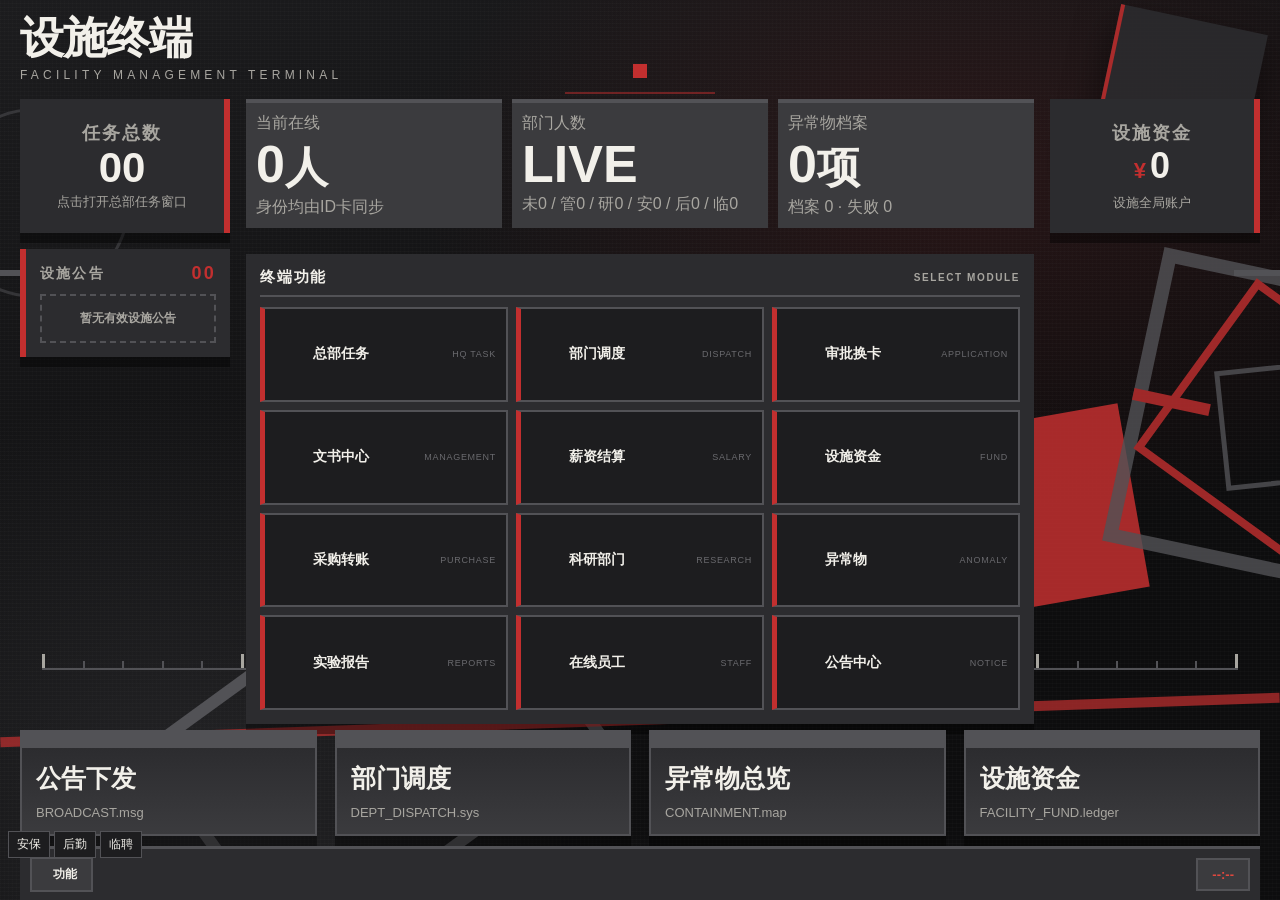
<file: src/main/resources/assets/apricityui/apricity/melonstools/terminal/index.html>
<!-- AUI-snow(1.2.x): 解析器自动合成 html/head/body; 无需 DOCTYPE。
     设施终端按桌面浏览器宽度设计，使用 browser viewport 动态计算高度并填满当前Minecraft窗口。
     非16:9窗口由TerminalApricityScreen先绘制不透明背景，绝不透出游戏画面。 -->
<meta charset="UTF-8">
<meta name="aui-viewport" content="mode=browser,width=1920,user-scalable=false">
<meta name="aui-mouse-events" content="intercept">
<title>设施终端</title>

<body class="ctl-body">
<script>document.body.setAttribute("data-inline-probe", "1");</script>
  <script>
// ============================================
// 终端 GUI 逻辑 (Control 粗野主义)
// 桥接模式: 读取 #terminalData (Java->页面), 动作写入 #terminalActionQueue (页面->Java)
// 浏览器预览: 无 #terminalData 时用本地 mock 兜底。
// AUI 兼容: 无 forEach/arrow; addEventListener 回调 this 非元素, 一律闭包捕获。
// ============================================

var bridgeMode = false;
var bridgeLastData = "";
var actionQueue = [];
var previewMode = false;
var selectedReportId = "";
var selectedHomeNoticeId = "";
var selectedAnomalyInstanceId = "";
var anomalyDetailMode = false;
var anomalyArchiveExpanded = false;
var terminalState = {
  isOp: false,
  canEditHQTasks: false,
  hqTasks: { items: [] },
  hqTaskEditor: { enabled:false, canEdit:false, opOnly:true },
  canManageAnomalies: false,
  canExpandFacility: false,
  canPublishNotices: false,
  canManageNotices: false,
  notices: { items: [], activeCount:0, archivedCount:0, expiredCount:0, canPublish:false, canManage:false, canHardDelete:false },
  facilityFund: { balanceText: "0", logs: [] },
  reportPanel: { selectedReportId: "", lastAction: "idle" },
  staffOnline: {
    total: 0,
    departments: { "未知":0, "管理部门":0, "科研部门":0, "安保部门":0, "后勤部门":0 },
    players: []
  },
  canViewResearchDetails: false,
  canSubmitReports: false,
  canReviewReports: false,
  anomalies: { codexStatus:{loaded:0,failed:0,errors:[]}, instances:[], reports:[] },
  researchDepartment: { researchSummary:{}, researchAnomalies:[], researchReports:[], maintenanceQueue:[] },
  researchDocuments: { items: [], stateMachine:"draft -> submitted -> published/archived/superseded" },
  departmentApplications: { items: [] },
  pendingCardQueue: { items: [] },
  operationAudit: { items: [], maxHistory: 1000 },
  departmentTasks: { items: [] },
  dispatches: { items: [] },
  vitalAlerts: { items: [] },
  reinforcements: { items: [] },
  procurements: { items: [] },
  procurementSummary: { ledgerBalanceText: "0", reservedBudgetText: "0", availableBudgetText: "0", pendingCount: 0 },
  facilityPayments: { items: [] },
  // Phase 3 payroll window skeleton; Java remains the only state/permission source.
  facilityPayroll: { summary: { balanceText: "0", pendingCount: 0, submittedCount: 0, approvedCount: 0, paidTotal: 0 }, batches: [], lines: [], capabilities: {} }
};

// ---- 禁止拖动/缩放时产生浏览器或 AUI 文本选区 ----
document.addEventListener("selectstart", function(e) { if (e.preventDefault) e.preventDefault(); return false; }, true);
document.addEventListener("dragstart", function(e) { if (e.preventDefault) e.preventDefault(); return false; }, true);
document.addEventListener("mousedown", function(e) {
  if (e.button === 0 && e.preventDefault) e.preventDefault();
}, true);

// ---- 工具 ----
function $(id) { return document.getElementById(id); }
function el(tag, cls, text) {
  var n = document.createElement(tag);
  if (cls) n.className = cls;
  if (text !== undefined && text !== null) n.textContent = "" + text;
  return n;
}
function clearNode(n) { while (n.firstChild) n.removeChild(n.firstChild); }
function pad2(n) { return n < 10 ? "0" + n : "" + n; }
function fmtTime() {
  var d = new Date();
  return pad2(d.getHours()) + ":" + pad2(d.getMinutes());
}
function esc(v) {
  return String(v === undefined || v === null ? "" : v).replace(/&/g,"&amp;").replace(/</g,"&lt;").replace(/>/g,"&gt;").replace(/\"/g,"&quot;");
}
function pct(v, max) {
  var n = Number(v || 0), m = Number(max || 100);
  if (m <= 0) return 0;
  return Math.max(0, Math.min(100, Math.round(n * 100 / m)));
}
function listLimit(list, max) {
  list = list || [];
  max = Number(max || 0);
  if (max <= 0 || list.length <= max) return list;
  return list.slice(0, max);
}
function listMoreHint(list, max, label) {
  list = list || [];
  if (list.length <= max) return "";
  return "<div class='empty-tip'>" + esc(label || "列表") + "仅显示前 " + max + " 条，剩余 " + (list.length - max) + " 条请使用筛选或等待分页查看。</div>";
}
function formatDateTime(ts) {
  var n = Number(ts || 0); if (!n) return "-";
  var d = new Date(n);
  return pad2(d.getMonth()+1)+"-"+pad2(d.getDate())+" "+pad2(d.getHours())+":"+pad2(d.getMinutes());
}

// Tabler Icons 内联 SVG(MIT)。不走 CDN/npm, 合并进 AUI 页面离线使用。
var ICONS = {
  "clipboard-list":"<svg class='tb-ico' xmlns='http://www.w3.org/2000/svg' viewBox='0 0 24 24' fill='none' stroke='currentColor' stroke-width='2' stroke-linecap='round' stroke-linejoin='round'><path d='M9 5h-2a2 2 0 0 0 -2 2v12a2 2 0 0 0 2 2h10a2 2 0 0 0 2 -2v-12a2 2 0 0 0 -2 -2h-2'/><path d='M9 5a2 2 0 0 1 2 -2h2a2 2 0 0 1 2 2a2 2 0 0 1 -2 2h-2a2 2 0 0 1 -2 -2'/><path d='M9 12l.01 0'/><path d='M13 12l2 0'/><path d='M9 16l.01 0'/><path d='M13 16l2 0'/></svg>",
  "users-group":"<svg class='tb-ico' xmlns='http://www.w3.org/2000/svg' viewBox='0 0 24 24' fill='none' stroke='currentColor' stroke-width='2' stroke-linecap='round' stroke-linejoin='round'><path d='M10 13a2 2 0 1 0 4 0a2 2 0 0 0 -4 0'/><path d='M8 21v-1a2 2 0 0 1 2 -2h4a2 2 0 0 1 2 2v1'/><path d='M15 5a2 2 0 1 0 4 0a2 2 0 0 0 -4 0'/><path d='M17 10h2a2 2 0 0 1 2 2v1'/><path d='M5 5a2 2 0 1 0 4 0a2 2 0 0 0 -4 0'/><path d='M3 13v-1a2 2 0 0 1 2 -2h2'/></svg>",
  "cash-banknote":"<svg class='tb-ico' xmlns='http://www.w3.org/2000/svg' viewBox='0 0 24 24' fill='none' stroke='currentColor' stroke-width='2' stroke-linecap='round' stroke-linejoin='round'><path d='M9 12a3 3 0 1 0 6 0a3 3 0 0 0 -6 0'/><path d='M3 8a2 2 0 0 1 2 -2h14a2 2 0 0 1 2 2v8a2 2 0 0 1 -2 2h-14a2 2 0 0 1 -2 -2l0 -8'/><path d='M18 12h.01'/><path d='M6 12h.01'/></svg>",
  "building-bank":"<svg class='tb-ico' xmlns='http://www.w3.org/2000/svg' viewBox='0 0 24 24' fill='none' stroke='currentColor' stroke-width='2' stroke-linecap='round' stroke-linejoin='round'><path d='M3 21l18 0'/><path d='M3 10l18 0'/><path d='M5 6l7 -3l7 3'/><path d='M4 10l0 11'/><path d='M20 10l0 11'/><path d='M8 14l0 3'/><path d='M12 14l0 3'/><path d='M16 14l0 3'/></svg>",
  "package-import":"<svg class='tb-ico' xmlns='http://www.w3.org/2000/svg' viewBox='0 0 24 24' fill='none' stroke='currentColor' stroke-width='2' stroke-linecap='round' stroke-linejoin='round'><path d='M12 21l-8 -4.5v-9l8 -4.5l8 4.5v4.5'/><path d='M12 12l8 -4.5'/><path d='M12 12v9'/><path d='M12 12l-8 -4.5'/><path d='M22 18h-7'/><path d='M18 15l-3 3l3 3'/></svg>",
  "biohazard":"<svg class='tb-ico' xmlns='http://www.w3.org/2000/svg' viewBox='0 0 24 24' fill='none' stroke='currentColor' stroke-width='2' stroke-linecap='round' stroke-linejoin='round'><path d='M10 12a2 2 0 1 0 4 0a2 2 0 1 0 -4 0'/><path d='M11.939 14c0 .173 .048 .351 .056 .533l0 .217a4.75 4.75 0 0 1 -4.533 4.745l-.217 0m-4.75 -4.75a4.75 4.75 0 0 1 7.737 -3.693m6.513 8.443a4.75 4.75 0 0 1 -4.69 -5.503l-.06 0m1.764 -2.944a4.75 4.75 0 0 1 7.731 3.477l0 .217m-11.195 -3.813a4.75 4.75 0 0 1 -1.828 -7.624l.164 -.172m6.718 0a4.75 4.75 0 0 1 -1.665 7.798'/></svg>",
  "file-description":"<svg class='tb-ico' xmlns='http://www.w3.org/2000/svg' viewBox='0 0 24 24' fill='none' stroke='currentColor' stroke-width='2' stroke-linecap='round' stroke-linejoin='round'><path d='M14 3v4a1 1 0 0 0 1 1h4'/><path d='M17 21h-10a2 2 0 0 1 -2 -2v-14a2 2 0 0 1 2 -2h7l5 5v11a2 2 0 0 1 -2 2'/><path d='M9 17h6'/><path d='M9 13h6'/></svg>",
  "id":"<svg class='tb-ico' xmlns='http://www.w3.org/2000/svg' viewBox='0 0 24 24' fill='none' stroke='currentColor' stroke-width='2' stroke-linecap='round' stroke-linejoin='round'><path d='M3 7a3 3 0 0 1 3 -3h12a3 3 0 0 1 3 3v10a3 3 0 0 1 -3 3h-12a3 3 0 0 1 -3 -3l0 -10'/><path d='M7 10a2 2 0 1 0 4 0a2 2 0 1 0 -4 0'/><path d='M15 8l2 0'/><path d='M15 12l2 0'/><path d='M7 16l10 0'/></svg>",
  "speakerphone":"<svg class='tb-ico' xmlns='http://www.w3.org/2000/svg' viewBox='0 0 24 24' fill='none' stroke='currentColor' stroke-width='2' stroke-linecap='round' stroke-linejoin='round'><path d='M18 8a3 3 0 0 1 0 6'/><path d='M10 8v11a1 1 0 0 1 -1 1h-1a1 1 0 0 1 -1 -1v-5'/><path d='M12 8l4.524 -3.77a.9 .9 0 0 1 1.476 .692v12.156a.9 .9 0 0 1 -1.476 .692l-4.524 -3.77h-8a1 1 0 0 1 -1 -1v-4a1 1 0 0 1 1 -1h8'/></svg>",
  "grid-dots":"<svg class='tb-ico' xmlns='http://www.w3.org/2000/svg' viewBox='0 0 24 24' fill='none' stroke='currentColor' stroke-width='2' stroke-linecap='round' stroke-linejoin='round'><path d='M4 5a1 1 0 1 0 2 0a1 1 0 1 0 -2 0'/><path d='M11 5a1 1 0 1 0 2 0a1 1 0 1 0 -2 0'/><path d='M18 5a1 1 0 1 0 2 0a1 1 0 1 0 -2 0'/><path d='M4 12a1 1 0 1 0 2 0a1 1 0 1 0 -2 0'/><path d='M11 12a1 1 0 1 0 2 0a1 1 0 1 0 -2 0'/><path d='M18 12a1 1 0 1 0 2 0a1 1 0 1 0 -2 0'/><path d='M4 19a1 1 0 1 0 2 0a1 1 0 1 0 -2 0'/><path d='M11 19a1 1 0 1 0 2 0a1 1 0 1 0 -2 0'/><path d='M18 19a1 1 0 1 0 2 0a1 1 0 1 0 -2 0'/></svg>",
  "terminal-2":"<svg class='tb-ico' xmlns='http://www.w3.org/2000/svg' viewBox='0 0 24 24' fill='none' stroke='currentColor' stroke-width='2' stroke-linecap='round' stroke-linejoin='round'><path d='M8 9l3 3l-3 3'/><path d='M13 15l3 0'/><path d='M3 6a2 2 0 0 1 2 -2h14a2 2 0 0 1 2 2v12a2 2 0 0 1 -2 2h-14a2 2 0 0 1 -2 -2l0 -12'/></svg>",
  "reload":"<svg class='tb-ico' xmlns='http://www.w3.org/2000/svg' viewBox='0 0 24 24' fill='none' stroke='currentColor' stroke-width='2' stroke-linecap='round' stroke-linejoin='round'><path d='M19.933 13.041a8 8 0 1 1 -9.925 -8.788c3.899 -1 7.935 1.007 9.425 4.747'/><path d='M20 4v5h-5'/></svg>"
};
function ico(key){ return ICONS[key] || "<span>"+esc(key)+"</span>"; }
function renderStaticIcons(){ var nodes=document.querySelectorAll("[data-ico]"); for(var i=0;i<nodes.length;i++){ var k=nodes[i].getAttribute("data-ico"); nodes[i].innerHTML=ico(k); } }

// ---- 窗口内容定义(与预览一致) ----
var WIN = {
  daily:{ title:"总部设施任务", icon:"clipboard-list", btn:[["同步指令","ghost","requestTerminal"],["任务编辑器","accent","openHqEditor"]],
    content:function(){ return renderHqTaskWindow(); }
  },
  hqEditor:{ title:"总部任务编辑器", icon:"clipboard-list", btn:[["保存当前任务","accent","hqEditorSave"],["补足任务","ghost","hqEditorFill"],["强制完成","ghost","hqEditorComplete"],["强制失败","ghost","hqEditorFail"],["删除任务","ghost","hqEditorDelete"]],
    content:function(){ return renderHqEditorWindow(); }
  },
  dept:{ title:"部门调度台", icon:"users-group", btn:[["刷新","ghost","requestTerminal"]],
    content:function(){ return renderDepartmentOpsPhase2Skeleton(); }
  },
  applications:{ title:"审批 / 待换卡 / 审计", icon:"file-description", btn:[["刷新","ghost","requestTerminal"]],
    content:function(){ return renderDepartmentApplicationWindow(); }
  },
  management:{ title:"文书与公告中心", icon:"file-description", btn:[["刷新","ghost","requestTerminal"]],
    content:function(){ return renderManagementOfficeWindow(); }
  },
  salary:{ title:"薪资结算", icon:"cash-banknote", btn:[["同步批次","ghost","requestTerminal"]],
    content:function(){
      var pay=terminalState.facilityPayroll||{summary:{},batches:[],lines:[]}; var sum=pay.summary||{}; var h="<div class='payroll-kpi-row'><div class='kpi-sm'><div class='k-val'>"+esc(sum.balanceText||"0")+"</div><div class='k-sub'>设施资金（服务端）</div></div><div class='kpi-sm'><div class='k-val'>"+Number(sum.pendingCount||0)+"</div><div class='k-sub'>待处理批次</div></div><div class='kpi-sm'><div class='k-val'>"+Number(sum.paidTotal||0)+"</div><div class='k-sub'>已付合计</div></div></div><div class='perm-note'>"+esc(pay.paymentBlockedReason||'付款由服务端校验')+"</div><button class='term-btn ghost' onclick='pushAction({t:\"payroll_sync\"})'>刷新</button><table class='ptable'><tr><th>批次</th><th>期间</th><th>总额</th><th>状态</th><th>动作</th></tr>"; var bs=pay.batches||[]; if(!bs.length) h+="<tr><td colspan='5'>暂无薪资批次</td></tr>"; for(var i=0;i<bs.length;i++){var b=bs[i];h+="<tr><td>"+esc(b.batchId)+"</td><td>"+esc(b.periodLabel)+"</td><td>"+esc(b.total)+"</td><td>"+esc(b.status)+"</td><td>"+"<span class='muted'>付款待事务API验证</span>"+"</td></tr>";} h+="</table>"; return h;

      var h="<div class='kpi-row-sm'><div class='kpi-sm'><div class='k-val'>¥"+(fund.balanceText||"0")+"</div><div class='k-sub'>可用设施资金</div></div><div class='kpi-sm'><div class='k-val'>--</div><div class='k-sub'>待结算批次</div></div><div class='kpi-sm'><div class='k-val'>ID</div><div class='k-sub'>发至个人ID卡账户</div></div></div>";
      h+="<table class='ptable'><tr><th>对象</th><th>账户</th><th>金额</th><th style='text-align:right'>状态</th></tr>";
      var s=[["管理部门","ID卡个人账户","待配置","待发放"],["科研部门","ID卡个人账户","待配置","待发放"],["安保部门","ID卡个人账户","待配置","待发放"],["后勤部门(含0级临时)","ID卡个人账户","待配置","待发放"]];
      for(var i=0;i<s.length;i++){
        h+="<tr><td><span class='cell-dept'>"+s[i][0]+"</span></td><td>"+s[i][1]+"</td><td>"+s[i][2]+"</td><td style='text-align:right'>"+s[i][3]+"</td></tr>";
      }
      h+="</table>";
      return h;
    }
  },
  facility:{ title:"设施资金", icon:"building-bank", btn:[["终端专用账户","ghost"]],
    content:function(){
      var fund = terminalState.facilityFund || { balanceText:"0", logs:[] };
      var bal = fund.balanceText || String(fund.balance || 0);
      var h="<div class='kpi-row-sm'><div class='kpi-sm'><div class='k-val'>¥"+bal+"</div><div class='k-sub'>设施全局资金 · 仅终端可操作</div></div><div class='kpi-sm'><div class='k-val'>"+(fund.logs ? fund.logs.length : 0)+"</div><div class='k-sub'>近期流水</div></div><div class='kpi-sm'><div class='k-val'>LOCK</div><div class='k-sub'>无实体银行卡</div></div></div>";
      h+="<table class='ptable'><tr><th>时间</th><th>事项</th><th>对象</th><th style='text-align:right'>金额</th></tr>";
      var l=fund.logs || [];
      if(l.length===0){
        h+="<tr><td colspan='4'>暂无设施资金流水</td></tr>";
      } else {
        for(var i=0;i<l.length && i<8;i++){
          var amt = Number(l[i].amount || 0);
          var sign = amt > 0 ? "+" : "";
          h+="<tr><td>"+(l[i].time||"")+"</td><td>"+(l[i].note||l[i].type||"")+"</td><td>"+(l[i].target||"")+"</td><td style='text-align:right'>"+sign+amt+"</td></tr>";
        }
      }
      h+="</table>";
      return h;
    }
  },
  purchase:{ title:"采购与资金中心", icon:"package-import", btn:[["+ 采购申请","accent","procurementCreateSubmit"],["+ 设施付款","ghost","facilityPaymentCreateSubmit"]],
    content:function(){ return renderProcurementFundWindow(); }
  },
  staff:{ title:"在线员工", icon:"id", btn:[["ID卡快照缓存","ghost"]],
    content:function(){
      var st = terminalState.staffOnline || {total:0,departments:{},players:[]};
      var h="<div class='kpi-row-sm'><div class='kpi-sm'><div class='k-val'>"+st.total+"</div><div class='k-sub'>当前在线员工</div></div></div>";
      h+="<table class='ptable'><tr><th>玩家</th><th>部门</th><th>职位</th><th style='text-align:right'>等级</th></tr>";
      var p=st.players || [];
      if(p.length===0){
        h+="<tr><td colspan='4'>暂无在线玩家快照</td></tr>";
      } else {
        for(var i=0;i<p.length;i++){
          var name=p[i].cardName||p[i].name||p[i].playerName||"?";
          var dept=p[i].department||"";
          var pos=p[i].position||"";
          var lv=Number(p[i].level||0);
          h+="<tr><td>"+name+"</td><td><span class='cell-dept'>"+dept+"</span></td><td>"+pos+"</td><td style='text-align:right'>"+lv+"</td></tr>";
        }
      }
      h+="</table>";
      return h;
    }
  },
  notice:{ title:"公告下发", icon:"speakerphone", btn:[["刷新","ghost","requestTerminal"]],
    content:function(){ return renderNoticeWindow(); }
  },
  noticeDetail:{ title:"设施公告详情", icon:"speakerphone", btn:[["查看全部公告","ghost","openNoticeManager"]],
    content:function(){ return renderHomeNoticeDetail(); }
  },
  research:{ title:"科研部门总览", icon:"microscope", btn:[["刷新","ghost","requestTerminal"]],
    content:function(){ return renderResearchWindow(); }
  },
  anomaly:{ title:"异常物总览", icon:"biohazard", btn:[["重载档案","accent","reloadCodex"]],
    content:function(){ return anomalyDetailMode ? renderAnomalyDetail() : renderAnomalyOverviewWindow(); }
  },
  reports:{ title:"实验报告收件箱", icon:"file-description", btn:[["刷新","ghost","requestTerminal"]],
    content:function(){
      var a=terminalState.anomalies||{reports:[]}; var r=a.reports||[]; if(!selectedReportId&&r.length) selectedReportId=r[0].reportId;
      var picked=null; for(var p=0;p<r.length;p++){ if(r[p].reportId===selectedReportId) picked=r[p]; }
      var can=terminalState.canReviewReports===true;
      var h="<div class='report-inbox'><div class='report-list'>";
      if(r.length===0){ h+="<div class='empty-tip'>暂无实验报告。</div>"; }
      for(var i=0;i<r.length;i++){ var it=r[i]; var cls='report-row '+((it.reportId===selectedReportId)?'active':'');
        h+="<div class='"+cls+"' onclick='selectReport(\""+esc(it.reportId)+"\")'><b>"+esc(it.title||it.reportId)+"</b><span>"+esc(it.status||'pending')+" · "+esc(it.authorName||'')+"</span><small>"+esc(it.anomalyInstanceId||'')+"</small></div>";
      }
      h+="</div><div class='report-detail'>";
      if(!picked){ h+="<div class='empty-tip'>选择左侧报告查看详情。</div>"; }
      else { h+="<div class='report-detail-head'><h3>"+esc(picked.title||picked.reportId)+"</h3><span class='status-pill'>"+esc(picked.status||'pending')+"</span></div>";
        h+="<div class='report-meta'><span>ID "+esc(picked.reportId)+"</span><span>异常 "+esc(picked.anomalyInstanceId)+"</span><span>作者 "+esc(picked.authorName)+"</span><span>提交 "+esc(picked.submittedAt||'')+"</span><span>审核 "+esc(picked.reviewerName||'-')+"</span><span>时间 "+esc(picked.reviewedAt||'-')+"</span></div>";
        h+="<pre class='report-body'>"+esc(picked.content||'')+"</pre>";
        h+="<div class='report-meta'><span>archivePath: "+esc(picked.archivePath||'-')+"</span><span>rejectReason: "+esc(picked.rejectReason||'-')+"</span></div>";
        if(can){ h+="<div class='report-actions'><button onclick='reportApprove(\""+esc(picked.reportId)+"\",5)'>通过</button><button onclick='reportRejectPrompt(\""+esc(picked.reportId)+"\")'>驳回</button><button onclick='reportArchive(\""+esc(picked.reportId)+"\")'>归档</button></div>"; }
        else { h+="<div class='perm-note'>当前身份只能查看，无法审核。</div>"; }
      }
      h+="</div></div>"; return h;
    }
  }
};

function renderPayrollWindow(){
  var pay=terminalState.facilityPayroll||{summary:{},batches:[],lines:[]},sum=pay.summary||{},bs=pay.batches||[],ls=pay.lines||[];
  var h="<div class='payroll-kpi-row'><div class='kpi-sm'><div class='k-val'>"+esc(sum.balanceText||'0')+"</div><div class='k-sub'>设施资金（服务端）</div></div><div class='kpi-sm'><div class='k-val'>"+Number(sum.pendingCount||0)+"</div><div class='k-sub'>待处理批次</div></div><div class='kpi-sm'><div class='k-val'>"+Number(sum.paidTotal||0)+"</div><div class='k-sub'>已付合计</div></div></div>";
  h+="<div class='perm-note'>"+esc(pay.paymentBlockedReason||'付款由服务端校验')+"</div><div class='payroll-form'><input id='pay_period' placeholder='薪资期间，例如 2026-08'><input id='pay_note' placeholder='批次备注'><button class='mini-btn' onclick='payrollCreateBatch()'>创建批次</button></div>";
  h+="<table class='ptable'><tr><th>批次</th><th>期间</th><th>总额</th><th>状态</th><th>动作</th></tr>";
  if(!bs.length)h+="<tr><td colspan='5'>暂无薪资批次</td></tr>";
  for(var i=0;i<bs.length;i++){var b=bs[i],a="<button class='mini-btn' onclick=\"payrollAddLine('"+esc(b.batchId)+"')\">添加明细</button>";if(b.status==='draft')a+=" <button class='mini-btn' onclick=\"pushAction({t:'payroll_batch_submit',batchId:'"+esc(b.batchId)+"',expectedVersion:"+Number(b.version||0)+"})\">提交</button>";if(b.status==='submitted')a+=" <button class='mini-btn' onclick=\"pushAction({t:'payroll_batch_approve',batchId:'"+esc(b.batchId)+"',expectedVersion:"+Number(b.version||0)+"})\">审批</button>";if(['draft','submitted','approved'].indexOf(b.status)>=0)a+=" <button class='mini-btn' onclick=\"pushAction({t:'payroll_batch_cancel',batchId:'"+esc(b.batchId)+"',expectedVersion:"+Number(b.version||0)+"})\">取消</button>";h+="<tr><td>"+esc(b.batchId)+"</td><td>"+esc(b.periodLabel)+"</td><td>"+esc(b.total)+"</td><td>"+esc(b.status)+"</td><td>"+a+"</td></tr>";}
  h+="</table><div class='payroll-lines'>";for(var j=0;j<ls.length&&j<24;j++){var l=ls[j];h+="<div class='pay-line'><b>"+esc(l.targetName||'-')+"</b><span>"+esc(l.amount||0)+" · "+esc(l.status||'pending')+" · "+esc(l.reason||'')+"</span><button class='mini-btn' onclick=\"pushAction({t:'payroll_batch_remove_line',batchId:'"+esc(l.batchId)+"',lineId:'"+esc(l.lineId)+"'})\">移除</button></div>";}h+="</div>";return h;
}
function payrollCreateBatch(){pushAction({t:'payroll_batch_create',periodLabel:getVal('pay_period'),note:getVal('pay_note')});}
function payrollAddLine(batchId){terminalTextModal('添加工资明细：目标UUID|姓名|金额|原因','UUID|姓名|100|工资',function(v){var a=(v||'').split('|');pushAction({t:'payroll_batch_add_line',batchId:batchId,targetUuid:a[0]||'',targetName:a[1]||'',amount:a[2]||'0',reason:a.slice(3).join('|')||''});});}
WIN.salary.content=function(){return renderPayrollWindow();};
function renderProcurementFundWindow(){
  var procs=(terminalState.procurements&&terminalState.procurements.items)||[], pays=(terminalState.facilityPayments&&terminalState.facilityPayments.items)||[], s=terminalState.procurementSummary||{};
  var h="<div class='procurement-summary'><div><b>¥"+esc(s.ledgerBalanceText||'0')+"</b><small>设施总账</small></div><div><b>¥"+esc(s.reservedBudgetText||'0')+"</b><small>采购已占用</small></div><div><b>¥"+esc(s.availableBudgetText||'0')+"</b><small>采购可用</small></div><div><b>"+Number(s.pendingCount||0)+"</b><small>待处理</small></div></div>";
  h+="<div class='perm-note'>采购必须绑定已批准申请；金额与权限由服务端校验。工资付款保持关闭，不展示个人 LC 账户。</div>";
  h+="<h3>新建采购申请</h3><div class='procurement-form'><input id='proc_category' placeholder='类别 general / research / weapon / emergency'><input id='proc_items' placeholder='物品（逗号分隔）'><input id='proc_amount' type='number' min='1' placeholder='金额'><select id='proc_risk'><option value='low'>低风险</option><option value='high'>高风险</option></select><input id='proc_source' placeholder='来源申请 ID'><input id='proc_reason' placeholder='申请理由'><button class='head-btn accent' onclick='procurementCreateSubmit()'>提交采购申请</button></div>";
  h+="<h3>采购申请</h3><div class='procurement-list'><table class='ptable'><tr><th>ID/来源</th><th>类别/部门</th><th>金额</th><th>状态</th><th>预算/动作</th></tr>";
  if(procs.length===0) h+="<tr><td colspan='5'>暂无采购记录</td></tr>";
  for(var i=0;i<procs.length&&i<16;i++){var p=procs[i],pa=""; if(p.status==='request')pa+=" <button class='mini-btn' onclick='pushAction({t:\"procurement_approve\",id:\""+esc(p.id)+"\"})'>批准</button><button class='mini-btn' onclick='financeReason(\"procurement_reject\",\""+esc(p.id)+"\")'>驳回</button>"; if(p.status==='approved'||p.status==='budget_reserved')pa+=" <button class='mini-btn' onclick='pushAction({t:\"procurement_order\",id:\""+esc(p.id)+"\"})'>下单</button>"; if(p.status==='ordered')pa+=" <button class='mini-btn' onclick='pushAction({t:\"procurement_receive\",id:\""+esc(p.id)+"\"})'>收货确认</button>"; if(p.status==='received')pa+=" <button class='mini-btn' onclick='pushAction({t:\"procurement_complete\",id:\""+esc(p.id)+"\"})'>完成</button>"; if(['completed','rejected','cancelled','failed'].indexOf(p.status)<0)pa+=" <button class='mini-btn' onclick='financeReason(\"procurement_cancel\",\""+esc(p.id)+"\")'>取消</button>"; h+="<tr><td>"+esc(p.id)+"<br><small>"+esc(p.sourceApplicationId||'-')+"</small></td><td>"+esc(p.category)+" / "+esc(p.department)+"</td><td>"+esc(p.amount)+"</td><td><span class='proc-status proc-status-"+esc(p.status)+"'>"+esc(p.status)+"</span></td><td>"+esc(p.budgetStatus||p.reservedBudget||'-')+pa+"</td></tr>";}
  h+="</table></div>"+listMoreHint(procs,16,"采购")+"<h3>设施付款（独立于采购预算）</h3><table class='ptable'><tr><th>ID</th><th>收款人</th><th>金额</th><th>状态</th><th>动作</th></tr>";
  if(pays.length===0) h+="<tr><td colspan='5'>暂无设施付款记录</td></tr>";
  for(var j=0;j<pays.length&&j<16;j++){var x=pays[j],xa=""; if(x.status==='pending')xa+=" <button class='mini-btn' onclick='pushAction({t:\"facility_payment_approve\",id:\""+esc(x.id)+"\"})'>批准</button><button class='mini-btn' onclick='financeReason(\"facility_payment_cancel\",\""+esc(x.id)+"\")'>取消</button>"; if(x.status==='approved')xa+=" <button class='mini-btn' onclick='pushAction({t:\"facility_payment_pay\",id:\""+esc(x.id)+"\"})'>支付</button>"; h+="<tr><td>"+esc(x.id)+"</td><td>"+esc(x.payeeName||x.payeeUuid)+"</td><td>"+esc(x.amount)+"</td><td>"+esc(x.status)+"</td><td>"+xa+"</td></tr>";}
  return h+"</table>"+listMoreHint(pays,16,"设施付款");
}
function procurementCreateSubmit(){ pushAction({t:'procurement_create',category:getVal('proc_category'),items:getVal('proc_items'),amount:getVal('proc_amount'),riskLevel:getVal('proc_risk'),sourceApplicationId:getVal('proc_source'),reason:getVal('proc_reason')}); }
function facilityPaymentCreateSubmit(){ terminalTextModal('设施付款（服务端校验）','sourceApplicationId/payeeUuid/payeeName/amount/reason',function(txt){var a=(txt||'').split('|');pushAction({t:'facility_payment_create',sourceApplicationId:a[0]||'',payeeUuid:a[1]||'',payeeName:a[2]||'',amount:a[3]||'0',reason:a.slice(4).join('|')||''});}); }
function financeReason(t,id){ terminalTextModal('原因/备注','',function(txt){pushAction({t:t,id:id,reason:txt||'',note:txt||''});}); }

/* Phase 2 B skeleton: one shared panel host and static five-tab navigation.
 * C adds field rendering/actions; this layer intentionally has no permission logic. */
function renderDepartmentOpsPhase2Skeleton_Legacy(){
  var st=terminalState.staffOnline||{total:0,departments:{},players:[]};
  var d=st.departments||{};
  var tabs=[['online','在线编制'],['tasks','部门任务'],['dispatch','调度'],['alerts','生命警报'],['reinforcements','增援']];
  var h="<div class='dept-phase2' data-dept-shell='1'>";
  h+="<nav class='dept-tabs' aria-label='部门调度分类'>";
  for(var i=0;i<tabs.length;i++) h+="<button type='button' class='dept-tab"+(i===0?' active':'')+"' data-dept-tab='"+tabs[i][0]+"' aria-selected='"+(i===0?'true':'false')+"'>"+tabs[i][1]+"</button>";
  h+="</nav><div class='dept-panel-host' data-dept-panel='1'>";
  h+="<section class='dept-panel active' data-dept-panel-id='online'><div class='dept-panel-head'><h3>在线编制</h3><span class='dept-kpi'>在线 "+esc(st.total||0)+" 人</span></div>";
  h+="<div class='dept-counts'>管理部门 "+esc(d['管理部门']||0)+" · 科研部门 "+esc(d['科研部门']||0)+" · 安保部门 "+esc(d['安保部门']||0)+" · 后勤部门 "+esc(d['后勤部门']||0)+" · 未知 "+esc(d['未知']||0)+"</div><div class='dept-list' data-dept-list='online'>";
  var players=st.players||[];
  if(!players.length) h+="<div class='empty-tip'>暂无在线编制数据</div>";
  for(var p=0;p<players.length&&p<12;p++){var x=players[p]||{};h+="<div class='dept-row'><b>"+esc(x.cardName||x.name||x.playerName||'-')+"</b><span>"+esc(x.department||'-')+" · "+esc(x.position||'-')+" · Lv."+esc(x.level||0)+"</span></div>";}
  h+="</div></section>";
  var panels=[['tasks','部门任务','departmentTasks'],['dispatch','调度','dispatches'],['alerts','生命警报','vitalAlerts'],['reinforcements','增援','reinforcements']];
  for(var j=0;j<panels.length;j++){var q=panels[j], box=terminalState[q[2]]||{}, items=box.items||[];h+="<section class='dept-panel' data-dept-panel-id='"+q[0]+"' hidden><div class='dept-panel-head'><h3>"+q[1]+"</h3><span class='dept-kpi'>"+esc(items.length)+" 条</span></div><div class='dept-list' data-dept-list='"+q[0]+"'><div class='empty-tip'>C阶段接入服务端字段渲染（当前 "+esc(items.length)+" 条）</div></div></section>";}
  h+="</div></div>";
  return h;
}

function bindDepartmentPhase2Tabs(root){
  if(!root) return;
  var buttons=root.querySelectorAll('[data-dept-tab]');
  for(var i=0;i<buttons.length;i++){(function(btn){btn.onclick=function(){var key=btn.getAttribute('data-dept-tab'), ps=root.querySelectorAll('[data-dept-panel-id]');for(var k=0;k<ps.length;k++){var on=ps[k].getAttribute('data-dept-panel-id')===key;ps[k].hidden=!on;if(on)ps[k].className='dept-panel active';else ps[k].className='dept-panel';}for(var b=0;b<buttons.length;b++){var sel=buttons[b]===btn;buttons[b].className='dept-tab'+(sel?' active':'');buttons[b].setAttribute('aria-selected',sel?'true':'false');}};})(buttons[i]);}
}

function renderDepartmentOpsTerminalLegacy(){
  var st=terminalState.staffOnline||{departments:{}}; var dpt=st.departments||{};
  var tasks=(terminalState.departmentTasks&&terminalState.departmentTasks.items)||[], ds=(terminalState.dispatches&&terminalState.dispatches.items)||[], va=(terminalState.vitalAlerts&&terminalState.vitalAlerts.items)||[], rf=(terminalState.reinforcements&&terminalState.reinforcements.items)||[];
  var h="<div class='kpi-row-sm'><div class='kpi-sm'><div class='k-val'>"+(tasks.length)+"</div><div class='k-sub'>部门任务</div></div><div class='kpi-sm'><div class='k-val'>"+ds.length+"</div><div class='k-sub'>调度</div></div><div class='kpi-sm'><div class='k-val'>"+va.length+"</div><div class='k-sub'>生命警报</div></div><div class='kpi-sm'><div class='k-val'>"+rf.length+"</div><div class='k-sub'>增援</div></div></div>";
  h+="<div class='perm-note'>按钮依据下发数据与身份做前端裁剪；即使误显示，dept_task/dispatch/vital/reinforcement action 仍由服务端硬校验并落审计。</div>";
  h+="<table class='ptable'><tr><th>部门</th><th>在线</th><th style='text-align:right'>状态</th></tr>"; var rows=[["管理部门",dpt["管理部门"]||0,"统筹"],["科研部门",dpt["科研部门"]||0,"实验/文档"],["安保部门",dpt["安保部门"]||0,"戒备/警报"],["后勤部门",dpt["后勤部门"]||0,"补给/0级"],["未知",dpt["未知"]||0,"待登记"]]; for(var i=0;i<rows.length;i++) h+="<tr><td><span class='cell-dept'>"+esc(rows[i][0])+"</span></td><td>"+rows[i][1]+"</td><td style='text-align:right'>"+esc(rows[i][2])+"</td></tr>"; h+="</table>";
  h+="<h3>任务创建</h3><div class='notice-form-shell'><input id='dt_title' placeholder='任务标题'><textarea id='dt_desc' placeholder='任务说明'></textarea><input id='dt_target' placeholder='targetDepartment 安保部门/科研部门/后勤部门/管理部门'><input id='dt_pos' placeholder='targetPosition 可空'><input id='dt_min' placeholder='minLevel 数字'><input id='dt_goal' placeholder='goal 数字'><input id='dt_reward' placeholder='rewardSummary'><button class='head-btn accent' onclick='deptTaskCreate()'>创建部门任务</button></div>";
  h+="<table class='ptable'><tr><th>ID</th><th>任务</th><th>对象/进度</th><th style='text-align:right'>状态/动作</th></tr>"; if(!tasks.length) h+="<tr><td colspan='4'>暂无部门任务</td></tr>"; for(var t=0;t<tasks.length&&t<16;t++){ var x=tasks[t], act=""; if(x.status==='open') act+=" <button class='mini-btn' onclick='pushAction({t:\"dept_task_claim\",id:\""+esc(x.id)+"\"})'>领取</button>"; if(x.status==='open'||x.status==='claimed') act+=" <button class='mini-btn' onclick='pushAction({t:\"dept_task_progress\",id:\""+esc(x.id)+"\",status:\"start\"})'>开始</button>"; if(x.status==='in_progress'||x.status==='claimed') act+=" <button class='mini-btn' onclick='deptTaskSubmitPrompt(\""+esc(x.id)+"\")'>提交</button>"; if(x.status!=='completed') act+=" <button class='mini-btn' onclick='deptTaskClosePrompt(\""+esc(x.id)+"\")'>关闭</button>"; h+="<tr><td>"+esc(x.id)+"</td><td><b>"+esc(x.title||'')+"</b><br><span class='muted'>"+esc(x.description||'')+"</span></td><td>"+esc(x.targetDepartment||'')+" "+esc(x.targetPosition||'')+" Lv."+esc(x.minLevel||0)+"<br>"+esc(x.progress||0)+"/"+esc(x.goal||1)+" "+esc(x.rewardSummary||'')+"</td><td style='text-align:right'>"+esc(x.status||'')+act+"</td></tr>"; } h+="</table>"+listMoreHint(tasks,16,"部门任务");
  h+="<h3>调度创建 / 列表</h3><div class='notice-form-shell'><input id='dp_target' placeholder='targetDepartment'><input id='dp_pos' placeholder='targetPosition 可空'><input id='dp_min' placeholder='minLevel'><input id='dp_pri' placeholder='priority'><input id='dp_loc' placeholder='location'><textarea id='dp_msg' placeholder='message'></textarea><button class='head-btn accent' onclick='dispatchCreate()'>创建调度</button></div>";
  h+="<table class='ptable'><tr><th>ID</th><th>目标</th><th>位置/消息</th><th style='text-align:right'>状态/动作</th></tr>"; if(!ds.length) h+="<tr><td colspan='4'>暂无调度</td></tr>"; for(var d=0;d<ds.length&&d<14;d++){ var y=ds[d], da=""; if(y.status==='pending') da+=" <button class='mini-btn' onclick='pushAction({t:\"dispatch_approve\",id:\""+esc(y.id)+"\"})'>ACK</button>"; if(y.status==='acknowledged'||y.status==='pending') da+=" <button class='mini-btn' onclick='pushAction({t:\"dispatch_update_status\",id:\""+esc(y.id)+"\",status:\"completed\"})'>完成</button><button class='mini-btn' onclick='dispatchCancelPrompt(\""+esc(y.id)+"\")'>取消</button>"; h+="<tr><td>"+esc(y.id)+"</td><td>"+esc(y.sourceDepartment||'')+" → "+esc(y.targetDepartment||'')+" "+esc(y.targetPosition||'')+" Lv."+esc(y.minLevel||0)+"</td><td>"+esc(y.location||'')+"<br><span class='muted'>"+esc(y.message||y.receipt||'')+"</span></td><td style='text-align:right'>"+esc(y.status||'')+da+"</td></tr>";} h+="</table>"+listMoreHint(ds,14,"调度");
  h+="<h3>生命警报</h3><table class='ptable'><tr><th>ID/目标</th><th>身份</th><th>位置</th><th style='text-align:right'>状态/动作</th></tr>"; if(!va.length) h+="<tr><td colspan='4'>暂无可见生命警报</td></tr>"; for(var a=0;a<va.length&&a<14;a++){ var z=va[a], aa=""; if(z.status==='open') aa+=" <button class='mini-btn' onclick='pushAction({t:\"vital_alert_ack\",id:\""+esc(z.id)+"\"})'>ACK</button>"; if(z.status==='open'||z.status==='acknowledged') aa+=" <button class='mini-btn' onclick='vitalDispatchPrompt(\""+esc(z.id)+"\")'>派遣</button>"; if(z.status==='dispatched') aa+=" <button class='mini-btn' onclick='vitalResolvePrompt(\""+esc(z.id)+"\")'>解除</button>"; h+="<tr><td>"+esc(z.id)+"<br><b>"+esc(z.targetName||'')+"</b></td><td>"+esc(z.department||'')+"/"+esc(z.position||'')+" Lv."+esc(z.level||0)+"</td><td>"+esc(z.dimension||'')+" ["+esc(z.x||0)+","+esc(z.y||0)+","+esc(z.z||0)+"]<br><span class='muted'>"+esc(z.damageSummary||z.note||'')+"</span></td><td style='text-align:right'>"+esc(z.status||'')+aa+"</td></tr>";} h+="</table>"+listMoreHint(va,14,"生命警报");
  h+="<h3>增援请求 / 列表</h3><div class='notice-form-shell'><input id='rf_target' placeholder='targetDepartment 默认安保部门'><input id='rf_min' placeholder='minLevel'><input id='rf_count' placeholder='neededCount'><input id='rf_danger' placeholder='dangerLevel'><input id='rf_loc' placeholder='location'><textarea id='rf_desc' placeholder='description'></textarea><button class='head-btn accent' onclick='reinforcementCreate()'>请求增援</button></div>";
  h+="<table class='ptable'><tr><th>ID</th><th>请求/目标</th><th>地点/说明</th><th style='text-align:right'>状态/动作</th></tr>"; if(!rf.length) h+="<tr><td colspan='4'>暂无增援</td></tr>"; for(var r=0;r<rf.length&&r<14;r++){ var q=rf[r], ra=""; if(q.status==='open') ra+=" <button class='mini-btn' onclick='pushAction({t:\"reinforcement_decide\",id:\""+esc(q.id)+"\"})'>接单</button>"; if(q.status==='claimed') ra+=" <button class='mini-btn' onclick='pushAction({t:\"reinforcement_close\",id:\""+esc(q.id)+"\",status:\"arrived\"})'>抵达</button>"; if(q.status==='arrived') ra+=" <button class='mini-btn' onclick='reinforcementResolvePrompt(\""+esc(q.id)+"\")'>解决</button>"; h+="<tr><td>"+esc(q.id)+"</td><td>"+esc(q.requestDepartment||'')+" → "+esc(q.targetDepartment||'')+" Lv."+esc(q.minLevel||0)+" ×"+esc(q.neededCount||1)+"</td><td>"+esc(q.location||'')+"<br><span class='muted'>"+esc(q.description||q.resolution||'')+"</span></td><td style='text-align:right'>"+esc(q.status||'')+ra+"</td></tr>";} h+="</table>"+listMoreHint(rf,14,"增援");
  return h;
}
function deptTaskCreate(){ pushAction({t:'dept_task_create',title:getVal('dt_title'),description:getVal('dt_desc'),targetDepartment:getVal('dt_target'),targetPosition:getVal('dt_pos'),minLevel:Number(getVal('dt_min')||0),goal:Number(getVal('dt_goal')||1),rewardSummary:getVal('dt_reward')}); }
function deptTaskSubmitPrompt(id){ terminalTextModal('提交任务进度','输入进度数字；第二行起作为备注',function(v){ var n=parseInt(v,10); pushAction({t:'dept_task_progress',id:id,progress:isNaN(n)?1:n,note:v||''}); }); }
function deptTaskClosePrompt(id){ terminalTextModal('关闭任务','输入 completed/failed/cancelled，换行后可写原因',function(v){ var p=(v||'completed').split('\n'); pushAction({t:'dept_task_close',id:id,status:p[0]||'completed',note:v||''}); }); }
function dispatchCreate(){ pushAction({t:'dispatch_create',targetDepartment:getVal('dp_target'),targetPosition:getVal('dp_pos'),minLevel:Number(getVal('dp_min')||0),priority:getVal('dp_pri')||'normal',location:getVal('dp_loc'),message:getVal('dp_msg')}); }
function dispatchCancelPrompt(id){ terminalTextModal('取消调度原因','reason/note',function(v){ pushAction({t:'dispatch_update_status',id:id,status:'cancelled',note:v||''}); }); }
function vitalDispatchPrompt(id){ terminalTextModal('警报派遣备注','note',function(v){ pushAction({t:'vital_alert_dispatch',id:id,note:v||''}); }); }
function vitalResolvePrompt(id){ terminalTextModal('警报解除备注','note',function(v){ pushAction({t:'vital_alert_resolve',id:id,note:v||''}); }); }
function reinforcementCreate(){ pushAction({t:'reinforcement_request',targetDepartment:getVal('rf_target'),minLevel:Number(getVal('rf_min')||0),neededCount:Number(getVal('rf_count')||1),dangerLevel:getVal('rf_danger')||'normal',location:getVal('rf_loc'),description:getVal('rf_desc')}); }
function reinforcementResolvePrompt(id){ terminalTextModal('增援解决备注','resolution/note',function(v){ pushAction({t:'reinforcement_close',id:id,status:'resolved',note:v||''}); }); }
function renderManagementOfficeWindow(){
  var m=terminalState.managementOffice||{records:[],personnelEditEnabled:false,combatMeetingInterceptionEnabled:false};
  var rec=m.records||[];
  var met=m.metrics||{};
  var h="<div class='perm-note'>文书归档/会议/运营方针均走服务端权限与审计；人员档案直接编辑禁用；会议战斗状态拦截暂缓。</div>";
  h+="<div class='kpi-row-sm'><div class='kpi-sm'><div class='k-val'>"+(met.archiveCount||0)+"</div><div class='k-sub'>归档</div></div><div class='kpi-sm'><div class='k-val'>"+(met.meetingCount||0)+"</div><div class='k-sub'>会议</div></div><div class='kpi-sm'><div class='k-val'>"+(met.policyCount||0)+"</div><div class='k-sub'>方针</div></div><div class='kpi-sm'><div class='k-val'>"+(met.auditCount||0)+"</div><div class='k-sub'>审计</div></div></div>";
  h+="<div class='notice-form-shell'><input id='mgmt_title' placeholder='标题'><input id='mgmt_source_type' placeholder='来源类型 sourceType'><input id='mgmt_source_id' placeholder='来源ID sourceId'><input id='mgmt_start' placeholder='会议时间戳 startAt，可空'><input id='mgmt_location' placeholder='会议地点'><input id='mgmt_participants' placeholder='参与部门或玩家，逗号分隔'><textarea id='mgmt_body' placeholder='正文/说明'></textarea><label class='notice-check'><input id='mgmt_high' type='checkbox'> 高优先级会议（设施主管/OP）</label><div>";
  h+="<button class='head-btn accent' "+(m.canCreateArchive?'':'disabled')+" onclick='mgmtCreateArchive()'>创建文书归档</button> <button class='head-btn ghost' "+(m.canCreateNormalMeeting?'':'disabled')+" onclick='mgmtCreateMeeting()'>创建会议邀请</button> <button class='head-btn ghost' "+(m.canPublishPolicy?'':'disabled')+" onclick='mgmtPublishPolicy()'>发布运营方针</button></div></div>";
  h+="<table class='ptable'><tr><th>ID</th><th>类型</th><th>标题/来源</th><th>会议/回执</th><th style='text-align:right'>状态/动作</th></tr>";
  if(rec.length===0) h+="<tr><td colspan='5'>暂无文书/会议/运营方针记录</td></tr>";
  for(var i=0;i<rec.length&&i<18;i++){ var r=rec[i]; var act=''; if(r.type==='ADMIN_ARCHIVE'&&r.status!=='archived'&&m.canArchiveAdminRecord) act+=" <button class='mini-btn' onclick='pushAction({t:\"mgmt_archive_archive\",id:\""+esc(r.id||'')+"\"})'>归档</button>"; if(r.type==='MEETING_INVITE') act+=" <button class='mini-btn' onclick='pushAction({t:\"mgmt_meeting_respond\",id:\""+esc(r.id||'')+"\",response:\"accepted\"})'>回执参加</button><button class='mini-btn' onclick='pushAction({t:\"mgmt_meeting_respond\",id:\""+esc(r.id||'')+"\",response:\"declined\"})'>回执拒绝</button>"; if(r.type==='OPERATING_POLICY'&&r.status==='active'&&m.canClosePolicy) act+=" <button class='mini-btn' onclick='pushAction({t:\"mgmt_policy_close\",id:\""+esc(r.id||'')+"\"})'>结束方针</button>"; h+="<tr><td>"+esc(r.id||'')+"</td><td>"+esc(r.type||'')+"</td><td><b>"+esc(r.title||'')+"</b><br><span class='muted'>"+esc(r.sourceType||'')+" / "+esc(r.sourceId||'')+"</span></td><td>"+esc(r.location||'')+" "+esc(r.participants||'')+"<br><span class='muted'>"+esc(r.receiptActorName||'')+" "+esc(r.receiptNote||r.combatInterceptionNote||'')+"</span></td><td style='text-align:right'>"+esc(r.status||'')+act+"</td></tr>"; }
  h+="</table>";
  return h;
}

function mgmtPayloadBase(){ return {title:getVal('mgmt_title'),body:getVal('mgmt_body')}; }
function mgmtCreateArchive(){ var p=mgmtPayloadBase(); p.t='mgmt_archive_create'; p.sourceType=getVal('mgmt_source_type')||'manual'; p.sourceId=getVal('mgmt_source_id')||''; pushAction(p); }
function mgmtCreateMeeting(){ var p=mgmtPayloadBase(); p.t='mgmt_meeting_create'; p.startAt=Number(getVal('mgmt_start')||0); p.location=getVal('mgmt_location')||''; p.participants=getVal('mgmt_participants')||''; var hi=$('mgmt_high'); p.highPriority=hi?hi.checked:false; pushAction(p); }
function mgmtPublishPolicy(){ var p=mgmtPayloadBase(); p.t='mgmt_policy_publish'; pushAction(p); }
function renderDepartmentApplicationWindow(){
  var apps=(terminalState.departmentApplications&&terminalState.departmentApplications.items)||[];
  var queue=(terminalState.pendingCardQueue&&terminalState.pendingCardQueue.items)||[];
  var audit=(terminalState.operationAudit&&terminalState.operationAudit.items)||[];
  var h="<div class='perm-note'>入职申请按目标部门4级主管→后勤4编制确认路由；设施主管5/OP可完成两步但留审计。通过后只生成目标1级待换卡记录；mark_completed为人工确认，不检查/不写ID卡NBT。</div>";
  h+="<div class='kpi-row-sm'><div class='kpi-sm'><div class='k-val'>"+apps.length+"</div><div class='k-sub'>申请</div></div><div class='kpi-sm'><div class='k-val'>"+queue.length+"</div><div class='k-sub'>待换卡</div></div><div class='kpi-sm'><div class='k-val'>"+audit.length+"</div><div class='k-sub'>审计</div></div></div>";
  h+="<table class='ptable'><tr><th>申请ID</th><th>申请人</th><th>目标</th><th style='text-align:right'>状态/动作</th></tr>";
  if(apps.length===0) h+="<tr><td colspan='4'>暂无申请记录</td></tr>";
  for(var i=0;i<apps.length&&i<8;i++){ var a=apps[i]; var step=''; if(a.steps){ for(var si=0;si<a.steps.length;si++){ if(a.steps[si].status==='dept_review'||a.steps[si].status==='logistics_confirm'||a.steps[si].status==='submitted'){ step=a.steps[si].role||a.steps[si].stepId; break; } } } h+="<tr><td>"+esc(a.id)+"</td><td>"+esc(a.applicantName||'')+"</td><td>"+esc(a.targetDepartment||'')+" / "+esc(a.targetPosition||'')+" Lv."+esc(a.targetLevel||1)+"<br><span class='muted'>"+esc(a.reason||'')+"</span></td><td style='text-align:right'>"+esc(a.status||'')+" "+esc(step)+" <button class='mini-btn' onclick='deptApprovePrompt(\""+esc(a.id)+"\")'>批准</button><button class='mini-btn' onclick='deptRejectPrompt(\""+esc(a.id)+"\")'>驳回</button></td></tr>"; }
  h+="</table><table class='ptable'><tr><th>队列ID</th><th>玩家</th><th>目标卡</th><th style='text-align:right'>状态</th></tr>";
  if(queue.length===0) h+="<tr><td colspan='4'>暂无待换卡记录</td></tr>";
  for(var q=0;q<queue.length&&q<8;q++){ var c=queue[q]; h+="<tr><td>"+esc(c.id)+"</td><td>"+esc(c.targetName||'')+"</td><td>"+esc(c.targetDepartment||'')+" / "+esc(c.targetPosition||'')+" / Lv."+esc(c.targetLevel||1)+"</td><td style='text-align:right'>"+esc(c.status||'')+" <button class='mini-btn' onclick='pushAction({t:\"card_queue_mark_completed\",id:\""+esc(c.id)+"\"})'>标记完成</button></td></tr>"; }
  h+="</table>"; return h;
}
function terminalTextModal(title, placeholder, cb){
  var old=document.getElementById('terminalTextModal'); if(old&&old.parentNode) old.parentNode.removeChild(old);
  var wrap=document.createElement('div'); wrap.id='terminalTextModal';
  wrap.style.cssText='position:absolute;left:0;top:0;right:0;bottom:0;z-index:9999;background:rgba(0,0,0,.55);display:flex;align-items:center;justify-content:center;';
  wrap.innerHTML='<div style="width:420px;max-width:86%;background:#101722;border:1px solid #7fdcff;padding:14px;box-shadow:0 0 24px rgba(127,220,255,.25)"><div style="font-weight:bold;margin-bottom:8px">'+esc(title||'输入')+'</div><textarea id="terminalTextModalInput" style="width:100%;height:96px;box-sizing:border-box;background:#071018;color:#dff7ff;border:1px solid #36566a" placeholder="'+esc(placeholder||'')+'"></textarea><div style="text-align:right;margin-top:10px"><button class="mini-btn" id="terminalTextModalCancel">取消</button> <button class="mini-btn" id="terminalTextModalOk">确定</button></div></div>';
  document.body.appendChild(wrap);
  var input=document.getElementById('terminalTextModalInput'); if(input) input.focus();
  document.getElementById('terminalTextModalCancel').onclick=function(){ if(wrap.parentNode) wrap.parentNode.removeChild(wrap); };
  document.getElementById('terminalTextModalOk').onclick=function(){ var v=input?input.value:''; if(wrap.parentNode) wrap.parentNode.removeChild(wrap); cb(v); };
}
function deptApprovePrompt(id){ terminalTextModal('审批意见（目标部门主管通过后流转后勤确认；设施主管/OP可完成两步）','可留空',function(comment){ pushAction({t:'dept_app_decide',id:id,decision:'approve',comment:comment||''}); }); }
function deptRejectPrompt(id){ terminalTextModal('驳回原因','请输入驳回原因',function(reason){ pushAction({t:'dept_app_decide',id:id,decision:'reject',reason:reason||''}); }); }
function researchStageText(v){ if(v<=0) return '未知'; if(v<50) return '基础'; if(v<100) return '深入'; return '完成'; }
function maintenanceStatusText(s){ if(s==='urgent') return '紧急'; if(s==='due') return '需要维护'; if(s==='ok') return '正常'; return '未确认'; }
function renderResearchWindow(){
  var data=terminalState.researchDepartment||{};
  var sum=data.researchSummary||{};
  var anomalies=data.researchAnomalies||[];
  var reports=data.researchReports||[];
  var docs=(terminalState.researchDocuments&&terminalState.researchDocuments.items)||[];
  var queue=data.maintenanceQueue||[];
  var stats=data.reportStatusStats||{};
  var canDetail=sum.canViewSensitiveDetails===true || terminalState.canViewResearchDetails===true;
  var h="<div class='perm-note'>科研终端：全局查询异常文档/短讯/实验申请状态；报告审核仅设施主管5/OP；不包含异常实时参数页面。</div>";
  h+="<div class='research-kpis'><div class='research-kpi'><b>"+(sum.onlineResearchers||0)+"</b><span>在线科研人数</span></div><div class='research-kpi'><b>"+(sum.anomalyCount||anomalies.length)+"</b><span>异常物总数</span></div><div class='research-kpi warn'><b>"+(sum.lowStabilityCount||0)+"</b><span>低稳定度</span></div><div class='research-kpi'><b>"+(sum.pendingReports||0)+"</b><span>待审核报告</span></div></div>";
  if(!canDetail){ h+="<div class='empty-tip'>当前身份无科研详情权限：仅显示基础统计，不展示异常物细节、维护队列或报告正文。</div>"; return h; }
  h+="<table class='ptable research-table'><tr><th>异常物</th><th>隔间</th><th>研究</th><th>稳定度</th><th style='text-align:right'>维护</th></tr>";
  if(anomalies.length===0){ h+="<tr><td colspan='5'>暂无异常物研究数据。</td></tr>"; }
  for(var i=0;i<anomalies.length && i<12;i++){ var a=anomalies[i]; var sp=(typeof a.stabilityPercent==='number')?a.stabilityPercent:pct(a.stability,a.maxStability); var stage=a.researchStage||researchStageText(a.researchProgress||0); var cls=sp<30?'danger':(sp<50?'warn':''); h+="<tr class='"+cls+"'><td><b>"+esc(a.displayName||a.codexId||a.instanceId)+"</b><small>"+esc(a.instanceId||'')+"</small></td><td>"+esc(a.slotId||'-')+"</td><td><span class='stage-badge'>"+esc(stage)+"</span> "+esc(a.researchProgress||0)+"%</td><td>"+sp+"%</td><td style='text-align:right'>"+maintenanceStatusText(a.maintenanceStatus)+"</td></tr>"; }
  h+="</table>";
  h+="<div class='research-grid'><div class='research-card'><h3>维护队列</h3>";
  if(queue.length===0){ h+="<div class='empty-tip'>暂无需要维护项目。</div>"; }
  for(var q=0;q<queue.length && q<6;q++){ var m=queue[q]; var b=m.boundQte||{}; var bs=(typeof b==='object')?(b.summary||b.status||'未绑定/未验证'):b; h+="<div class='maint-row'><b>"+esc(m.displayName||m.instanceId)+"</b><span>"+maintenanceStatusText(m.maintenanceStatus)+" · 稳定 "+esc(m.stabilityPercent)+"%</span><small>最近维护 "+esc(m.lastMaintenanceText||formatDateTime(m.lastMaintenanceAt))+" · QTE "+esc(bs)+"</small></div>"; }
  h+="</div><div class='research-card'><h3>报告状态 / 入口</h3><div class='report-stat-line'>pending "+(stats.pending||0)+" · approved "+(stats.approved||0)+" · rejected "+(stats.rejected||0)+" · archived "+(stats.archived||0)+"</div>";
  h+="<button class='mini-btn' onclick='openWin(\"reports\")'>打开实验报告收件箱</button>";
  if(sum.canReviewReports===true||terminalState.canReviewReports===true){ h+="<div class='perm-note'>具备五级审核权限，可在设施终端收件箱执行通过/驳回/归档。</div>"; } else { h+="<div class='perm-note'>当前身份不可审核，仅查看报告状态。</div>"; }
  for(var r=0;r<reports.length && r<5;r++){ var rr=reports[r]; h+="<div class='report-mini'><b>"+esc(rr.title||rr.reportId)+"</b><span>"+esc(rr.status||'pending')+" · "+esc(rr.authorName||'')+"</span></div>"; }
  h+="</div><div class='research-card'><h3>科研文档 / 学术短讯</h3><div class='perm-note'>异常文档有修订历史；短讯提交后不可编辑/删除，用新短讯更正。</div>";
  if(docs.length===0){ h+="<div class='empty-tip'>暂无科研文档或学术短讯。</div>"; }
  for(var d=0;d<docs.length && d<8;d++){ var doc=docs[d]; h+="<div class='report-mini'><b>"+esc(doc.title||doc.id)+"</b><span>"+esc(doc.type||'')+" · "+esc(doc.status||'draft')+" · v"+esc(doc.version||1)+" · 异常 "+esc(doc.anomalyInstanceId||'-')+"</span><small>target "+esc(doc.targetType||'-')+" / report "+esc(doc.reportId||'-')+" / doc "+esc(doc.documentId||'-')+" / revisions "+(((doc.revisions)||[]).length)+"</small>"; if((terminalState.isOp||terminalState.canReviewReports) && doc.type==='anomaly_document' && doc.status!=='archived'){ h+="<button class='mini-btn' onclick='researchDocArchivePrompt(\""+esc(doc.id)+"\")'>归档纠错</button>"; } h+="</div>"; }
  var apps=(terminalState.departmentApplications&&terminalState.departmentApplications.items)||[]; h+="<h3>实验/物资申请状态</h3>"; var ac=0; for(var ai=0;ai<apps.length && ac<8;ai++){ var ap=apps[ai]; if(ap.type==='RESEARCH_EXPERIMENT'||ap.type==='RESEARCH_PURCHASE'){ ac++; h+="<div class='report-mini'><b>"+esc(ap.title||ap.id)+"</b><span>"+esc(ap.type)+" · "+esc(ap.status)+" · 风险 "+esc(ap.riskLevel||'low')+"</span><small>异常 "+esc(ap.relatedAnomalyId||'-')+" · route "+esc(ap.approvalRoute||'-')+"</small></div>"; }} if(!ac){ h+="<div class='empty-tip'>暂无实验/物资申请。</div>"; }
  h+="</div></div>";
  return h;
}
function noticeItems(){ var d=terminalState.notices||{}; return d.items||[]; }
function noticeCanPublish(){ return terminalState.canPublishNotices===true || (terminalState.notices&&terminalState.notices.canPublish===true); }
function noticeCanManage(){ return terminalState.canManageNotices===true || (terminalState.notices&&terminalState.notices.canManage===true); }
function noticeCanDelete(){ return terminalState.isOp===true || (terminalState.notices&&terminalState.notices.canHardDelete===true); }
function findNotice(id){ var list=noticeItems(); for(var i=0;i<list.length;i++){ if(list[i].id===id) return list[i]; } return null; }
function noticeStatusText(s){ if(s==='archived') return '已归档'; if(s==='expired') return '已过期'; if(s==='deleted') return '已删除'; return '发布中'; }
function homeNoticeItems(){
  var all=noticeItems(), active=[];
  for(var i=0;i<all.length;i++){
    var status=all[i].status||'active';
    if(status==='active'||status==='published') active.push(all[i]);
  }
  active.sort(function(a,b){ if(!!a.pinned!==!!b.pinned) return a.pinned?-1:1; return Number(b.publishedAt||0)-Number(a.publishedAt||0); });
  return active;
}
function updateHomeNotices(){
  var list=homeNoticeItems(), count=$('homeNoticeCount'), box=$('homeNoticeList');
  if(count) count.textContent=pad2(list.length);
  if(!box) return;
  if(list.length===0){ box.innerHTML="<div class='empty-tip'>暂无有效设施公告</div>"; return; }
  var h='', max=Math.min(4,list.length);
  for(var i=0;i<max;i++){
    var n=list[i];
    h+="<button class='home-notice-item"+(n.pinned?' pinned':'')+"' onclick='openHomeNotice(\""+esc(n.id)+"\")'>";
    h+="<span class='home-notice-title'>"+(n.pinned?'★ ':'')+esc(n.title||'未命名公告')+"</span>";
    h+="<span class='home-notice-meta'>"+esc(n.targetDepartment||'全部门')+" · "+esc(n.publishedAtText||formatDateTime(n.publishedAt))+"</span></button>";
  }
  if(list.length>max) h+="<button class='home-notice-more' data-open-win='notice'>另有 "+(list.length-max)+" 条公告 · 查看全部</button>";
  box.innerHTML=h;
  var more=box.querySelector('.home-notice-more'); if(more) more.addEventListener('click',function(){openWin('notice');});
}
function openHomeNotice(id){ selectedHomeNoticeId=id||''; refreshWindow('noticeDetail'); openWin('noticeDetail'); }
function renderHomeNoticeDetail(){
  var n=findNotice(selectedHomeNoticeId)||homeNoticeItems()[0]||null;
  if(!n) return "<div class='empty-tip'>该公告不存在或已失效。</div>";
  var h="<div class='notice-detail standalone-notice-detail'><div class='notice-detail-head'><h3>"+(n.pinned?'★ ':'')+esc(n.title||'')+"</h3><span class='status-pill'>"+noticeStatusText(n.status)+"</span></div>";
  h+="<div class='notice-meta'><span>范围 "+esc(n.targetDepartment||'全部门')+"</span><span>发布 "+esc(n.publisherName||n.authorName||'-')+"</span><span>时间 "+esc(n.publishedAtText||formatDateTime(n.publishedAt))+"</span><span>有效至 "+esc(n.expiresAtText||'永久')+"</span></div>";
  h+="<pre class='notice-body'>"+esc(n.body||n.content||'')+"</pre></div>";
  return h;
}
function renderNoticeWindow(){
  var data=terminalState.notices||{items:[]}; var list=noticeItems(); var picked=findNotice(data.selectedId)||list[0]||null;
  var h="<div class='perm-note'>公告权限：书记官3仅普通且仅本人编辑/撤回/归档；部门通告仅目标部门主管4；设施/紧急仅设施主管5或OP；硬删除仅OP。旧公告缺level按普通兼容但无owner不可被书记官夺取。</div>";
  h+="<div class='kpi-row-sm'><div class='kpi-sm'><div class='k-val'>"+(data.activeCount||0)+"</div><div class='k-sub'>发布中</div></div><div class='kpi-sm'><div class='k-val'>"+(data.archivedCount||0)+"</div><div class='k-sub'>已归档</div></div><div class='kpi-sm'><div class='k-val'>"+(data.expiredCount||0)+"</div><div class='k-sub'>已过期</div></div></div>";
  h+="<div class='notice-console'><div class='notice-list'>";
  if(list.length===0){ h+="<div class='empty-tip'>暂无公告。</div>"; }
  for(var i=0;i<list.length;i++){ var n=list[i]; var cls='notice-row '+(picked&&picked.id===n.id?'active ':'')+(n.pinned?'pinned ':'')+(n.status||'active');
    h+="<button class='"+cls+"' onclick='selectNotice(\""+esc(n.id)+"\")'><b>"+(n.pinned?'★ ':'')+esc(n.title||'未命名公告')+"</b><span>"+esc(n.targetDepartment||'全部门')+" · "+noticeStatusText(n.status)+"</span><small>"+esc(n.publishedAtText||formatDateTime(n.publishedAt))+" / 至 "+esc(n.expiresAtText||'永久')+"</small></button>";
  }
  h+="</div><div class='notice-detail'>";
  if(!picked){ h+="<div class='empty-tip'>选择左侧公告查看详情，或填写下方表单发布。</div>"; }
  else { h+="<div class='notice-detail-head'><h3>"+(picked.pinned?'★ ':'')+esc(picked.title||'')+"</h3><span class='status-pill'>"+noticeStatusText(picked.status)+"</span></div>";
    h+="<div class='notice-meta'><span>范围 "+esc(picked.targetDepartment||'全部门')+"</span><span>发布 "+esc(picked.publisherName||picked.authorName||'-')+"</span><span>时间 "+esc(picked.publishedAtText||formatDateTime(picked.publishedAt))+"</span><span>有效至 "+esc(picked.expiresAtText||'永久')+"</span></div>";
    h+="<pre class='notice-body'>"+esc(picked.body||picked.content||'')+"</pre>";
    h+="<div class='notice-actions'>";
    if(noticeCanManage()){ h+="<button class='mini-btn' onclick='loadNoticeToForm(\""+esc(picked.id)+"\")'>载入编辑</button><button class='mini-btn' onclick='noticeAction(\""+esc(picked.id)+"\",\""+(picked.pinned?'notice_unpin':'notice_pin')+"\")'>"+(picked.pinned?'取消置顶':'置顶')+"</button><button class='mini-btn' onclick='noticeAction(\""+esc(picked.id)+"\",\"notice_archive\")'>归档</button><button class='mini-btn' onclick='noticeAction(\""+esc(picked.id)+"\",\"notice_expire\")'>标记过期</button>"; }
    if(noticeCanDelete()){ h+="<button class='mini-btn danger' onclick='noticeAction(\""+esc(picked.id)+"\",\"notice_delete\")'>硬删除</button>"; }
    h+="</div>";
  }
  h+="</div></div>";
  var disabled=noticeCanPublish()?"":"disabled"; var manageHint=noticeCanPublish()?"":"<div class='perm-note'>当前身份无公告发布权限。</div>";
  h+="<div class='notice-form-shell'><input id='notice_id' placeholder='编辑ID（发布新公告请留空）'><input id='notice_title' maxlength='80' placeholder='标题 1-80字' "+disabled+"><select id='notice_level' "+disabled+"><option value='ordinary'>普通行政通知</option><option value='department'>二级部门通告</option><option value='facility'>一级设施广播</option><option value='emergency'>紧急警戒/封锁/疏散</option></select><input id='notice_target' placeholder='目标部门/ALL/全部门' "+disabled+"><input id='notice_expire_hours' placeholder='有效小时，留空=永久' "+disabled+"><label class='notice-check'><input id='notice_pinned' type='checkbox' "+disabled+"> 置顶</label><textarea id='notice_content' maxlength='4000' placeholder='正文 1-4000字' "+disabled+"></textarea><div><button class='head-btn accent' "+disabled+" onclick='noticePublishShell()'>发布新公告</button> <button class='head-btn ghost' "+(noticeCanManage()?"":"disabled")+" onclick='noticeUpdateShell()'>保存编辑</button></div>"+manageHint+"</div>";
  return h;
}
function selectNotice(id){ if(!terminalState.notices) terminalState.notices={items:[]}; terminalState.notices.selectedId=id||''; refreshWindow('notice'); }
function loadNoticeToForm(id){ var n=findNotice(id); if(!n) return; setVal('notice_id',n.id); setVal('notice_title',n.title||''); setVal('notice_level',n.noticeLevel||'ordinary'); setVal('notice_target',n.targetDepartment||'ALL'); setVal('notice_content',n.body||n.content||''); setVal('notice_expire_hours',''); var p=$('notice_pinned'); if(p) p.checked=n.pinned===true; }
function noticePayload(t){ var hours=Number(getVal('notice_expire_hours')||0); var p=$('notice_pinned'); return {t:t,id:getVal('notice_id'),title:getVal('notice_title'),content:getVal('notice_content'),noticeLevel:getVal('notice_level')||'ordinary',targetDepartment:getVal('notice_target')||'ALL',expireHours:hours,pinned:p?p.checked:false}; }
function hqItems(){ var hq=terminalState.hqTasks||{}; return hq.items||hq.tasks||[]; }
function hqCanEdit(){ return terminalState.isOp === true && (terminalState.canEditHQTasks === true || (terminalState.hqTaskEditor&&terminalState.hqTaskEditor.canEdit===true)); }
function statusText(s){ if(s==="claimable") return "可结算"; if(s==="completed") return "已完成"; if(s==="failed") return "已失败"; return "进行中"; }
function eventText(e){ var m={manual:"手动",anomaly_maintenance:"异常物维护",report_submitted:"报告提交",report_approved:"报告审核",slot_unlocked:"隔间解锁",anomaly_contained:"异常物放置",notice_published:"公告发布",fund_reached:"资金达标"}; return m[e]||e||"手动"; }
function renderHqTaskWindow(){
  var items=hqItems(); var active=0, done=0; for(var i=0;i<items.length;i++){ if(items[i].status==="completed") done++; else if(items[i].status!=="failed") active++; }
  var h="<div class='kpi-row-sm'><div class='kpi-sm'><div class='k-val'>"+items.length+"</div><div class='k-sub'>总部下发</div></div><div class='kpi-sm'><div class='k-val'>"+active+"</div><div class='k-sub'>进行中</div></div><div class='kpi-sm'><div class='k-val'>"+done+"</div><div class='k-sub'>已完成</div></div></div>";
  if(hqCanEdit()) h+="<div class='editor-entry'><button class='head-btn accent' onclick='openWin(\"hqEditor\")'>任务编辑器</button><span>OP ONLY · 保存/删除/强制完成/强制失败/补足</span></div>";
  h+="<div class='hq-list'>";
  if(items.length===0){ h+="<div class='empty-tip'>暂无总部任务</div>"; }
  for(var j=0;j<items.length;j++){ var t=items[j]; var p=pct(t.progress,t.goal); var cls="hq-task "+(t.status||"active");
    h+="<div class='"+cls+"' onclick='selectHqTask(\""+esc(t.id)+"\")'><div class='hq-task-head'><b>"+esc(t.title||t.name||t.id)+"</b><span>"+statusText(t.status)+"</span></div>";
    h+="<div class='hq-task-desc'>"+esc(t.desc||t.description||"")+"</div><div class='hq-task-meta'><span>事件 "+esc(eventText(t.eventType||"manual"))+"</span><span>部门 "+esc(t.department||"ALL")+"</span><span>等级 "+esc(t.level||1)+"</span><span>奖励 ¥"+esc(t.rewardFunds||0)+"</span></div>";
    h+="<div class='hq-progress'><span style='width:"+p+"%'></span></div><div class='hq-progress-text'>"+esc(t.progress||0)+" / "+esc(t.goal||1)+" · "+p+"%</div>";
    if((t.status||"")==="claimable") h+="<button class='mini-btn hq-claim-btn' onclick='event.stopPropagation();claimHqTask(\""+esc(t.id)+"\")'>结算奖励</button>";
    h+="</div>";
  }
  h+="</div>"; return h;
}
function renderHqEditorWindow(){
  if(!hqCanEdit()) return "<div class='perm-note'>总部任务编辑器仅 OP 可用。</div>";
  var items=hqItems(); var opts="<option value=''>新建任务</option>"; for(var i=0;i<items.length;i++){ opts+="<option value='"+esc(items[i].id)+"'>"+esc(items[i].title||items[i].id)+"</option>"; }
  var h="<div class='hq-editor'><label>选择任务<select id='hq_edit_pick' onchange='loadHqEditorSelection()'>"+opts+"</select></label>";
  h+="<label>ID<input id='hq_edit_id' placeholder='留空则新建自动生成'></label><label>标题<input id='hq_edit_title'></label><label>描述<textarea id='hq_edit_desc'></textarea></label>";
  h+="<label>状态<select id='hq_edit_status'><option value='active'>进行中</option><option value='claimable'>可结算</option><option value='completed'>已完成</option><option value='failed'>已失败</option></select></label>";
  h+="<label>推进事件<select id='hq_edit_event'><option value='manual'>手动</option><option value='anomaly_maintenance'>异常物维护</option><option value='report_submitted'>报告提交</option><option value='report_approved'>报告审核</option><option value='slot_unlocked'>隔间解锁</option><option value='anomaly_contained'>异常物放置</option><option value='notice_published'>公告发布</option><option value='fund_reached'>资金达标</option></select></label>";
  h+="<div class='form-grid'><label>进度<input id='hq_edit_progress' value='0'></label><label>目标<input id='hq_edit_goal' value='1'></label><label>奖励资金<input id='hq_edit_reward' value='0'></label><label>部门<input id='hq_edit_dept' value='ALL'></label><label>等级<input id='hq_edit_level' value='1'></label></div>";
  h+="<div class='perm-note'>所有编辑动作都会发送到服务端并由 OP 权限再次校验。</div></div>"; return h;
}
function findHqTask(id){ var items=hqItems(); for(var i=0;i<items.length;i++) if(items[i].id===id) return items[i]; return null; }
function selectHqTask(id){ if(!hqCanEdit()) return; openWin("hqEditor"); setTimeout(function(){ var p=$("hq_edit_pick"); if(p){ p.value=id; loadHqEditorSelection(); } }, 30); }
function loadHqEditorSelection(){ var p=$("hq_edit_pick"); var t=p?findHqTask(p.value):null; setVal("hq_edit_id", t?t.id:""); setVal("hq_edit_title", t?(t.title||t.name):""); setVal("hq_edit_desc", t?(t.desc||t.description):""); setVal("hq_edit_status", t?(t.status||"active"):"active"); setVal("hq_edit_event", t?(t.eventType||"manual"):"manual"); setVal("hq_edit_progress", t?t.progress:0); setVal("hq_edit_goal", t?t.goal:1); setVal("hq_edit_reward", t?t.rewardFunds:0); setVal("hq_edit_dept", t?(t.department||"ALL"):"ALL"); setVal("hq_edit_level", t?(t.level||1):1); }
function setVal(id,v){ var n=$(id); if(n) n.value=(v===undefined||v===null)?"":String(v); }
function getVal(id){ var n=$(id); return n?n.value:""; }
function hqEditorAction(kind){ if(!hqCanEdit()) return; var id=getVal("hq_edit_id"); if(kind==="save"){ pushAction({t:"hq_task_save",id:id,title:getVal("hq_edit_title"),desc:getVal("hq_edit_desc"),status:getVal("hq_edit_status"),eventType:getVal("hq_edit_event"),progress:Number(getVal("hq_edit_progress")||0),goal:Number(getVal("hq_edit_goal")||1),rewardFunds:Number(getVal("hq_edit_reward")||0),department:getVal("hq_edit_dept"),level:Number(getVal("hq_edit_level")||1)}); } else if(id || kind==="hq_task_fill") { pushAction({t:kind,id:id}); } }
function claimHqTask(id){ if(!id) return; pushAction({t:"hq_task_claim",id:id}); }
function selectReport(id){ selectedReportId=id||""; refreshWindow("reports"); }
function reportApprove(id, delta){ if(!id) return; pushAction({t:"report_approve", reportId:id, researchDelta: delta || 5 }); }
function reportReject(id, reason){ if(!id) return; pushAction({t:"report_reject", reportId:id, reason: reason || "" }); }
function reportRejectPrompt(id){ terminalTextModal('驳回原因','请输入驳回原因',function(reason){ reportReject(id, reason||''); }); }
function reportArchive(id){ if(!id) return; pushAction({t:"report_archive", reportId:id }); }
function researchDocArchivePrompt(id){ terminalTextModal('归档纠错原因','说明归档原因',function(reason){ pushAction({t:'research_doc_archive', id:id, reason:reason||''}); }); }

// ---- 窗口管理 ----
var winLayer = null;
var taskbarTasks = null;
var wins = [];
var zTop = 10;

function inlineStyleValue(node, propertyName, fallback) {
  try {
    var raw=node&&node.getAttribute?String(node.getAttribute("style")||""):"";
    var parts=raw.split(";");
    for(var i=0;i<parts.length;i++){
      var pair=parts[i].split(":");
      if(pair.length>=2&&pair[0].replace(/\s/g,"")===propertyName) return pair.slice(1).join(":").replace(/^\s+|\s+$/g,"");
    }
  } catch(ignored) {}
  return fallback;
}
function setInlineStyle(node, propertyName, value) {
  if(!node||!node.getAttribute) return;
  try{
    var raw=String(node.getAttribute("style")||""), parts=raw.split(";"), kept=[];
    for(var i=0;i<parts.length;i++){
      var part=parts[i], idx=part.indexOf(":");
      if(idx<0) continue;
      var key=part.substring(0,idx).replace(/\s/g,"").toLowerCase();
      if(key!==propertyName.toLowerCase()) kept.push(part);
    }
    if(value!==null&&value!=="") kept.push(propertyName+":"+value);
    node.setAttribute("style",kept.join(";")+";");
  }catch(ignored){}
}
function terminalViewportSize() {
  var bw = Number(document.body && document.body.clientWidth);
  var bh = Number(document.body && document.body.clientHeight);
  // ApricityUI不稳定地暴露clientWidth/clientHeight，优先回退到根元素实际布局框。
  if (!(bw > 100 && bw < 10000) || !(bh > 100 && bh < 10000)) {
    try {
      var rootBox = document.documentElement && document.documentElement.getBoundingClientRect();
      if (rootBox) {
        if (!(bw > 100 && bw < 10000)) bw = Number(rootBox.width);
        if (!(bh > 100 && bh < 10000)) bh = Number(rootBox.height);
      }
    } catch (ignored) {}
  }
  if (!(bw > 100 && bw < 10000)) bw = 1920;
  if (!(bh > 100 && bh < 10000)) bh = 1080;
  return { width:bw, height:bh };
}

function openWin(key) {
  var w = WIN[key];
  if (!w) return;
  for (var i = 0; i < wins.length; i++) { if (wins[i].key === key) { focusWin(wins[i]); return; } }
  var el = document.createElement("div");
  el.className = "win";
  el.innerHTML =
    "<div class='win-titlebar'><div class='win-title'><span class='glyph svg-glyph'>" + ico(w.icon) + "</span><span>" + w.title + "</span></div>" +
    "<div class='win-btns'><button class='win-btn min'>−</button><button class='win-btn max'>□</button><button class='win-btn close'>×</button></div></div>" +
    "<div class='win-body'>" + w.content() + "</div><div class='win-foot'></div>" +
    "<div class='resize-handle resize-n' data-dir='n'></div><div class='resize-handle resize-s' data-dir='s'></div>" +
    "<div class='resize-handle resize-e' data-dir='e'></div><div class='resize-handle resize-w' data-dir='w'></div>" +
    "<div class='resize-handle resize-ne' data-dir='ne'></div><div class='resize-handle resize-nw' data-dir='nw'></div>" +
    "<div class='resize-handle resize-se' data-dir='se'></div><div class='resize-handle resize-sw' data-dir='sw'></div>";
  var foot = el.querySelector(".win-foot");
  var btns = w.btn || [];
  for (var j = 0; j < btns.length; j++) {
    if ((btns[j][2] === "openHqEditor" || key === "hqEditor") && !hqCanEdit()) continue;
    var b = document.createElement("button");
    b.className = "head-btn " + btns[j][1];
    b.textContent = btns[j][0];
    if (btns[j][2]) {
      (function(actionName, btnEl){ btnEl.addEventListener("click", function(){ runHeadAction(actionName); }); })(btns[j][2], b);
    }
    foot.appendChild(b);
  }
  var off = wins.length * 10;
  // 默认窗口约为旧尺寸 1.5 倍: 600x330, 接近 640x360 固定视口的完整应用窗口
  var viewport = terminalViewportSize();
  var bw = viewport.width;
  var bh = viewport.height;
  var defaultW = Math.min(600, bw - 24);
  var defaultH = Math.min(330, bh - 42);
  el.style.width = defaultW + "px";
  el.style.height = defaultH + "px";
  el.style.left = Math.max(8, bw / 2 - defaultW / 2 + off) + "px";
  el.style.top = Math.max(8, bh / 2 - defaultH / 2 + off) + "px";
  winLayer.appendChild(el);
   if (key === 'dept') bindDepartmentPhase2Tabs(el.querySelector('[data-dept-shell]'));
  var rec = { key: key, el: el, taskBtn: null, normalBox: null };
  wins.push(rec);

  // AUI标题栏控制使用mousedown；它比动态元素的click分派稳定，并先于拖拽处理。
  (function(rec2, el2) {
    var minBtn=el2.querySelector(".win-btn.min"), maxBtn=el2.querySelector(".win-btn.max"), closeBtn=el2.querySelector(".win-btn.close");
    if(minBtn) minBtn.addEventListener("mousedown",function(e){if(e.stopPropagation)e.stopPropagation();minimizeWin(rec2);});
    if(maxBtn) maxBtn.addEventListener("mousedown",function(e){if(e.stopPropagation)e.stopPropagation();toggleMaximizeWin(rec2);});
    if(closeBtn) closeBtn.addEventListener("mousedown",function(e){if(e.stopPropagation)e.stopPropagation();closeWin(rec2);});
    el2.addEventListener("mousedown", function() { focusWin(rec2); });
  })(rec, el);
  try { bindDrag(el, el.querySelector(".win-titlebar")); } catch (dragError) {}
  try { bindResize(el); } catch (resizeError) {}

  // 参考电脑KJS：任务按钮预先存在于HTML，窗口打开时只切换display和active。
  var tb=$("taskWin_"+key);
  if(tb){
    rec.taskBtn=tb;
    setInlineStyle(tb,"display","flex");
  }
  focusWin(rec);
}

function findAnomalyInstance(id){
  var list=(terminalState.anomalies&&terminalState.anomalies.instances)||[];
  for(var i=0;i<list.length;i++) if(list[i].instanceId===id) return list[i];
  return null;
}
function renderAnomalyOverviewWindow(){
  var a=terminalState.anomalies||{codexStatus:{loaded:0,failed:0},instances:[],slots:[]},st=a.codexStatus||{},inst=a.instances||[],slots=a.slots||[],byId={},locked=0;
  for(var i=0;i<inst.length;i++) byId[inst[i].instanceId]=inst[i];
  for(var s=0;s<slots.length;s++) if(!slots[s].unlocked) locked++;
  var h="<div class='kpi-row-sm'><div class='kpi-sm'><div class='k-val'>"+inst.length+"</div><div class='k-sub'>已收容异常物</div></div><div class='kpi-sm'><div class='k-val'>"+(slots.length-locked)+"/"+slots.length+"</div><div class='k-sub'>已解锁隔间</div></div><div class='kpi-sm'><div class='k-val'>"+(st.loaded||0)+"</div><div class='k-sub'>档案加载 · 失败 "+(st.failed||0)+"</div></div></div>";
  h+="<div class='perm-note'>异常管理：OP / 管理4+ / 科研4；设施扩建：OP / 管理4+；报告审核仍仅设施主管5 / OP。</div>";
  h+="<div class='slot-map'><div class='slot-zone-title'>轻收容区</div>"+renderSlotZone(slots,byId,'light')+"<div class='slot-zone-title heavy'>重收容区</div>"+renderSlotZone(slots,byId,'heavy')+"</div>";
  return h;
}
function renderAnomalyDetail(){
  var a=findAnomalyInstance(selectedAnomalyInstanceId); if(!a){ anomalyDetailMode=false; return renderAnomalyOverviewWindow(); }
  var c=a.codex||{},can=terminalState.canManageAnomalies===true,p=pct(a.stability,a.maxStability),h="",slots=(terminalState.anomalies&&terminalState.anomalies.slots)||[];
  h+="<div class='anomaly-detail-head'><button class='mini-btn' onclick='closeAnomalyDetail()'>← 返回</button><div><b>"+esc(c.displayName||a.codexId||a.instanceId)+"</b><small>"+esc(a.instanceId)+" · v"+esc(a.revision||0)+" · 更新 "+esc(formatDateTime(a.updatedAt))+" / "+esc(a.updatedByName||'-')+"</small></div><span class='status-pill'>"+esc(a.state||'stable')+"</span></div>";
  h+="<div class='anomaly-detail-body'><section class='anomaly-readonly'><div class='anomaly-id-grid'><span>档案ID<b>"+esc(a.codexId)+"</b></span><span>隔间<b>"+esc(a.slotId||'-')+"</b></span><span>区域/坐标<b>"+esc(a.zone||'-')+" ["+esc(a.layoutX)+","+esc(a.layoutY)+"]</b></span><span>研究阶段<b>"+esc(researchStageText(a.researchProgress||0))+" · "+esc(a.researchProgress||0)+"%</b></span></div><div class='mini-bar'><span style='width:"+p+"%'></span></div><p>稳定度 "+esc(a.stability)+" / "+esc(a.maxStability)+" · 维护 "+esc(formatDateTime(a.lastMaintenanceAt))+"</p><div class='anomaly-summary'>"+esc(c.summary||'暂无档案摘要')+"</div>";
  h+="<button class='mini-btn archive-toggle' onclick='toggleAnomalyArchive()'>"+(anomalyArchiveExpanded?'收起档案详情':'展开收容措施 / 已解锁研究阶段')+"</button>";
  if(anomalyArchiveExpanded){ h+="<div class='anomaly-archive'>"+renderArchiveList('收容措施',c.containment||[])+renderArchiveList('研究阶段',c.researchStages||[])+"</div>"; }
  h+="</section><section class='anomaly-editor'><div class='anomaly-form-grid'>"+anomalyField('状态','an_state',a.state,'stable/warning/emergency/disabled',can)+anomalyField('稳定度','an_stability',a.stability,'0..max',can)+anomalyField('最大稳定度','an_max',a.maxStability,'1..100000',can)+anomalyField('研究进度','an_research',a.researchProgress,'0..100',can)+anomalyField('维护间隔秒','an_interval',a.maintenanceIntervalSeconds,'10..86400',can)+anomalyField('失误损失','an_loss',a.lossPerMiss,'0..max',can)+anomalyField('紧急秒数','an_emergency',a.emergencySeconds,'5..3600',can)+"<label class='anomaly-field wide'>变更备注<textarea id='an_note' "+(can?'':'disabled')+">"+esc(a.operatorNote||'')+"</textarea><small>最多300字；actor与时间戳仅由服务端生成</small></label></div>";
  h+="<div class='anomaly-move'><label class='anomaly-field wide'>迁移至空闲隔间<select id='an_target_slot' "+(can?'':'disabled')+"><option value=''>选择目标隔间</option>"; for(var i=0;i<slots.length;i++){var s=slots[i];if(s.unlocked&&!s.occupiedInstanceId&&s.slotId!==a.slotId)h+="<option value='"+esc(s.slotId)+"'>"+esc(s.slotId)+" · "+esc(s.zone)+"</option>";} h+="</select></label><button class='mini-btn danger' "+(can?'':'disabled')+" onclick='anomalyMoveConfirm()'>确认迁移</button></div>";
  h+="<div class='anomaly-danger-row'><button class='mini-btn' "+(can?'':'disabled')+" onclick='anomalyMarkMaintained()'>标记现在已维护</button><button class='mini-btn danger' "+(can?'':'disabled')+" onclick=\"anomalyEmergencyConfirm('start')\">进入紧急</button><button class='mini-btn' "+(can?'':'disabled')+" onclick=\"anomalyEmergencyConfirm('clear')\">清除紧急</button></div></section></div>";
  h+="<div class='anomaly-action-bar'><button class='head-btn ghost' onclick='refreshWindow(\"anomaly\")'>撤销未保存</button><button class='head-btn accent' "+(can?'':'disabled')+" onclick='anomalySaveParams()'>保存参数</button></div>";
  return h;
}
function anomalyField(label,id,value,hint,enabled){ return "<label class='anomaly-field'>"+esc(label)+"<input id='"+id+"' value='"+esc(value===undefined?'':value)+"' "+(enabled?'':'disabled')+"><small>"+esc(hint)+"</small></label>"; }
function renderArchiveList(title,list){ var h="<h4>"+esc(title)+"</h4>"; if(!list||!list.length)return h+"<div class='empty-tip'>暂无已解锁内容</div>"; for(var i=0;i<list.length;i++){var item=list[i];h+="<div class='archive-line'>"+esc(typeof item==='string'?item:(item.title||item.name||item.summary||JSON.stringify(item)))+"</div>";} return h; }
function toggleAnomalyArchive(){ anomalyArchiveExpanded=!anomalyArchiveExpanded; refreshWindow('anomaly'); }
function openAnomalyDetail(id){ selectedAnomalyInstanceId=id||''; anomalyDetailMode=true; anomalyArchiveExpanded=false; pushAction({t:'anomaly_detail_request',instanceId:selectedAnomalyInstanceId}); refreshWindow('anomaly'); }
function closeAnomalyDetail(){ anomalyDetailMode=false; anomalyArchiveExpanded=false; refreshWindow('anomaly'); }
function anomalySaveParams(){ var a=findAnomalyInstance(selectedAnomalyInstanceId); if(!a)return; pushAction({t:'anomaly_params_update',instanceId:a.instanceId,expectedRevision:String(a.revision||0),state:getVal('an_state'),stability:getVal('an_stability'),maxStability:getVal('an_max'),researchProgress:getVal('an_research'),maintenanceIntervalSeconds:getVal('an_interval'),lossPerMiss:getVal('an_loss'),emergencySeconds:getVal('an_emergency'),note:getVal('an_note')}); }
function anomalyMarkMaintained(){ terminalTextModal('标记现在已维护','输入恢复量（1..最大稳定度），第二行可写备注',function(v){var lines=(v||'').split('\n');pushAction({t:'anomaly_mark_maintained',instanceId:selectedAnomalyInstanceId,restoreAmount:lines[0]||'',note:lines.slice(1).join('\n')||getVal('an_note')});}); }
function anomalyEmergencyConfirm(mode){ terminalTextModal(mode==='start'?'危险确认：进入紧急状态':'确认清除紧急状态','输入 CONFIRM 后可换行填写备注',function(v){var lines=(v||'').split('\n');if(lines[0]!=='CONFIRM')return;pushAction({t:'anomaly_emergency_set',instanceId:selectedAnomalyInstanceId,mode:mode,note:lines.slice(1).join('\n')||getVal('an_note')});}); }
function anomalyMoveConfirm(){ var target=getVal('an_target_slot'); if(!target)return; terminalTextModal('危险确认：迁移至 '+target,'输入 MOVE 后可换行填写备注',function(v){var lines=(v||'').split('\n');if(lines[0]!=='MOVE')return;pushAction({t:'anomaly_instance_move',instanceId:selectedAnomalyInstanceId,targetSlotId:target,note:lines.slice(1).join('\n')||getVal('an_note')});}); }

function renderSlotZone(slots, byId, zone) {
  var h="<div class='slot-grid'>";
  var count=0;
  for(var i=0;i<slots.length;i++){
    var slot=slots[i]; if(slot.zone!==zone) continue; count++;
    var inst=byId[slot.occupiedInstanceId]||null;
    var cls="contain-slot"+(slot.unlocked?"":" locked")+(inst?" occupied":"");
    h+="<div class='"+cls+"'>";
    h+="<div class='slot-head'><span>"+esc(slot.slotId)+"</span><span>"+(zone==="heavy"?"HEAVY":"LIGHT")+"</span></div>";
    if(!slot.unlocked){
      h+="<div class='slot-name'>未扩建隔间</div><div class='slot-meta'>费用 ¥"+(slot.unlockCost||0)+"</div>";
      h+="<button class='mini-btn slot-btn' "+(terminalState.canExpandFacility?"":"disabled")+" onclick=\"terminalUnlockSlot('"+esc(slot.slotId)+"')\">支付设施资金解锁</button>";
    } else if(inst){
      var c=inst.codex||{}; var name=c.displayName||inst.codexId||"未知异常物"; var p=pct(inst.stability,inst.maxStability);
      h+="<div class='slot-name'>"+esc(name)+"</div><div class='slot-meta'>"+esc(inst.state||"stable")+" · 研究 "+(inst.researchProgress||0)+"%</div>";
      h+="<div class='mini-bar slot-stab'><span style='width:"+p+"%'></span></div>";
      h+="<button class='mini-btn slot-btn' onclick=\"openAnomalyDetail('"+esc(inst.instanceId)+"')\">查看详情 / 高级参数</button>";
      h+="<button class='mini-btn slot-btn danger' "+(terminalState.canManageAnomalies?"":"disabled")+" onclick=\"terminalRemoveAnomaly('"+esc(inst.instanceId)+"')\">移出隔间</button>";
    } else {
      h+="<div class='slot-name'>空闲隔间</div><div class='slot-meta'>输入档案ID放置异常物</div>";
      h+="<input class='slot-input' id='codex_"+esc(slot.slotId)+"' value='' placeholder='档案ID'>";
      h+="<button class='mini-btn slot-btn' "+(terminalState.canManageAnomalies?"":"disabled")+" onclick=\"terminalAddAnomalyToSlot('"+esc(slot.slotId)+"')\">放置异常物</button>";
    }
    h+="</div>";
  }
  if(count===0) h+="<div class='empty-tip'>暂无隔间</div>";
  h+="</div>";
  return h;
}
function terminalUnlockSlot(slotId){ pushAction({t:"anomaly_slot_unlock",slotId:slotId}); }
function terminalAddAnomalyToSlot(slotId){ var input=$("codex_"+slotId); var codex=input?input.value:""; if(codex) pushAction({t:"anomaly_slot_add",slotId:slotId,codexId:codex}); }
function terminalRemoveAnomaly(instanceId){ terminalTextModal('危险确认：移除异常实例 '+instanceId,'输入 REMOVE 后可换行填写备注',function(v){var lines=(v||'').split('\n');if(lines[0]!=='REMOVE')return;pushAction({t:'anomaly_slot_remove',instanceId:instanceId,confirmed:true,note:lines.slice(1).join('\n')});}); }
function noticePublishShell(){ if(!noticeCanPublish()) return; var a=noticePayload('notice_publish'); a.id=''; pushAction(a); }
function noticeUpdateShell(){ if(!noticeCanManage()) return; var id=getVal('notice_id'); if(!id) return; var a=noticePayload('notice_update'); pushAction(a); }
function noticeAction(id, kind){ if(!id||!kind) return; if((kind==='notice_delete'&&!noticeCanDelete())||(kind!=='notice_delete'&&!noticeCanManage())) return; pushAction({t:kind, id:id}); }

function runHeadAction(actionName) {
  if (actionName === "reloadCodex") {
    pushAction({ t:"anomaly_codex_reload" });
  } else if (actionName === "addSampleAnomaly") {
    pushAction({ t:"anomaly_add", codexId:"anm_001", zone:"light", layoutX:80, layoutY:80 });
  } else if (actionName === "requestTerminal") {
    pushAction({ t:"terminal_request" });
  } else if (actionName === "noticePublish") {
    noticePublishShell();
  } else if (actionName === "openNoticeManager") {
    openWin("notice");
  } else if (actionName === "openHqEditor") {
    if (hqCanEdit()) openWin("hqEditor");
  } else if (actionName === "hqEditorSave") {
    hqEditorAction("save");
  } else if (actionName === "hqEditorFill") {
    hqEditorAction("hq_task_fill");
  } else if (actionName === "hqEditorComplete") {
    hqEditorAction("hq_task_force_complete");
  } else if (actionName === "hqEditorFail") {
    hqEditorAction("hq_task_force_fail");
  } else if (actionName === "hqEditorDelete") {
    hqEditorAction("hq_task_delete");
  }
}

function windowControlByKey(key, action) {
  for(var i=0;i<wins.length;i++){
    if(wins[i].key!==key) continue;
    if(action==="min") minimizeWin(wins[i]);
    else if(action==="max") toggleMaximizeWin(wins[i]);
    else if(action==="close") closeWin(wins[i]);
    return;
  }
}
function focusWin(rec) {
  for (var i = 0; i < wins.length; i++) {
    try{ wins[i].el.classList.remove("focused"); }catch(ignoredEl){}
    try{ if(wins[i].taskBtn) wins[i].taskBtn.classList.remove("active"); }catch(ignoredTask){}
  }
  try{ rec.el.classList.add("focused"); }catch(ignoredFocus){}
  try{ if(rec.taskBtn) rec.taskBtn.classList.add("active"); }catch(ignoredActive){}
  try{ if(rec.el.classList.contains("minimized")) rec.el.classList.remove("minimized"); }catch(ignoredMin){}
  var z=++zTop;
  try{
    var raw=String(rec.el.getAttribute("style")||"").replace(/z-index\s*:[^;]+;?/gi,"");
    rec.el.setAttribute("style",raw+";z-index:"+z+";");
  }catch(ignoredZ){}
}
function minimizeWin(rec) { rec.el.classList.add("minimized"); if(rec.taskBtn) rec.taskBtn.classList.remove("active"); }
function restoreWin(rec) { focusWin(rec); }
function toggleMaximizeWin(rec) {
  focusWin(rec);
  var isMax=rec.el.getAttribute("data-maximized")==="1";
  if(isMax){
    rec.el.setAttribute("data-maximized","0");
    rec.el.setAttribute("class","win focused");
    rec.el.setAttribute("style",rec.normalStyle||"width:600px;height:330px;left:8px;top:8px;");
    var mb=rec.el.querySelector(".win-btn.max"); if(mb) mb.textContent="□";
  } else {
    rec.normalStyle=String(rec.el.getAttribute("style")||"width:600px;height:330px;left:8px;top:8px;");
    rec.el.setAttribute("data-maximized","1");
    rec.el.setAttribute("class","win focused maximized");
    var viewport={width:1920,height:1080};
    try{ viewport=terminalViewportSize(); }catch(viewportError){}
    var maxW=Math.max(240,viewport.width-16);
    var maxH=Math.max(130,viewport.height-68);
    rec.el.setAttribute("style","width:"+maxW+"px;height:"+maxH+"px;left:8px;top:8px;z-index:"+(++zTop)+";");
    var mb2=rec.el.querySelector(".win-btn.max"); if(mb2) mb2.textContent="❐";
  }
}
function closeWin(rec) {
  rec.el.setAttribute("style",String(rec.el.getAttribute("style")||"")+";display:none;");
  var winParent=rec.el.parentElement||rec.el.parentNode;
  if(winParent){ try{ winParent.removeChild(rec.el); }catch(removeError){} }
  if(rec.taskBtn){ setInlineStyle(rec.taskBtn,"display","none"); try{rec.taskBtn.classList.remove("active");}catch(ignoredTask){} }
  var idx = wins.indexOf(rec);
  if (idx >= 0) wins.splice(idx, 1);
  if (wins.length > 0) focusWin(wins[wins.length - 1]);
}
function bindDrag(win, handle) {
  var sx = 0, sy = 0, ol = 0, ot = 0, drag = false;
  handle.addEventListener("mousedown", function(e) { if (win.classList.contains("maximized")) return; drag = true; sx = e.clientX; sy = e.clientY; var r = win.getBoundingClientRect(); ol = r.left; ot = r.top; });
  document.addEventListener("mousemove", function(e) { if (!drag || win.classList.contains("maximized")) return; win.style.left = (ol + (e.clientX - sx)) + "px"; win.style.top = (ot + (e.clientY - sy)) + "px"; });
  document.addEventListener("mouseup", function() { drag = false; });
}
function bindResize(win) {
  var handles = win.querySelectorAll(".resize-handle");
  var resizing = false, dir = "", sx = 0, sy = 0, sw = 0, sh = 0, sl = 0, st = 0;
  var minW = 360, minH = 210;
  for (var i = 0; i < handles.length; i++) {
    (function(h) {
      h.addEventListener("mousedown", function(e) {
        if (e.stopPropagation) e.stopPropagation();
        if (win.classList.contains("maximized")) return;
        resizing = true;
        dir = h.getAttribute("data-dir") || "se";
        sx = e.clientX; sy = e.clientY;
        var r = win.getBoundingClientRect();
        sw = r.width; sh = r.height; sl = r.left; st = r.top;
      });
    })(handles[i]);
  }
  document.addEventListener("mousemove", function(e) {
    if (!resizing || win.classList.contains("maximized")) return;
    var dx = e.clientX - sx;
    var dy = e.clientY - sy;
    var nw = sw, nh = sh, nl = sl, nt = st;
    if (dir.indexOf("e") >= 0) nw = sw + dx;
    if (dir.indexOf("s") >= 0) nh = sh + dy;
    if (dir.indexOf("w") >= 0) { nw = sw - dx; nl = sl + dx; }
    if (dir.indexOf("n") >= 0) { nh = sh - dy; nt = st + dy; }
    if (nw < minW) { if (dir.indexOf("w") >= 0) nl -= (minW - nw); nw = minW; }
    if (nh < minH) { if (dir.indexOf("n") >= 0) nt -= (minH - nh); nh = minH; }
    win.style.width = nw + "px";
    win.style.height = nh + "px";
    win.style.left = nl + "px";
    win.style.top = nt + "px";
  });
  document.addEventListener("mouseup", function() { resizing = false; });
}

// ---- 桥接 ----
function previewRecordHqEvent(eventType, amount){
  var list=hqItems(); var changed=false; var delta=Number(amount||1);
  for(var i=0;i<list.length;i++){
    var t=list[i]; if((t.status||"active")!=="active") continue;
    if((t.eventType||"manual")!==eventType) continue;
    t.progress=Math.min(Number(t.goal||1),Number(t.progress||0)+delta);
    if(Number(t.progress||0)>=Number(t.goal||1)) t.status="claimable";
    changed=true;
  }
  if(changed){ updateHqOverview(); refreshWindow("daily"); refreshWindow("hqEditor"); }
  return changed;
}
function previewConsumeAction(action) {
  if (!previewMode || !action) return false;
  if (action.t && action.t.indexOf("hq_task_") === 0) {
    var list=hqItems(); var id=action.id||""; var t=findHqTask(id);
    if(action.t==="hq_task_save") { if(!id){ id="preview_hq_"+Date.now(); action.id=id; } var nt={id:id,title:action.title||"未命名任务",desc:action.desc||"",status:action.status||"active",eventType:action.eventType||"manual",progress:Number(action.progress||0),goal:Number(action.goal||1),rewardFunds:Number(action.rewardFunds||0),department:action.department||"ALL",level:Number(action.level||1)}; if(nt.status==="active"&&nt.progress>=nt.goal)nt.status="claimable"; if(t){ for(var i=0;i<list.length;i++) if(list[i].id===id) list[i]=nt; } else list.push(nt); }
    else if(action.t==="hq_task_delete") { for(var d=list.length-1;d>=0;d--) if(list[d].id===id) list.splice(d,1); }
    else if(action.t==="hq_task_fill") { if(t){ t.progress=Math.max(Number(t.progress||0),Number(t.goal||1)); if(t.status==="active")t.status="claimable"; } else if(list.length===0){ list.push({id:"hq_seed_notice_publish",title:"发布设施公告",desc:"管理部门发布一次设施公告。",status:"active",eventType:"notice_published",progress:0,goal:1,rewardFunds:200,department:"管理部门",level:3}); } }
    else if(t && action.t==="hq_task_claim" && t.status==="claimable") { t.status="completed"; if(!terminalState.facilityFund)terminalState.facilityFund={balance:0,balanceText:"0",logs:[]}; var rw=Number(t.rewardFunds||0); terminalState.facilityFund.balance=Number(terminalState.facilityFund.balance||0)+rw; terminalState.facilityFund.balanceText=String(terminalState.facilityFund.balance); if(!terminalState.facilityFund.logs)terminalState.facilityFund.logs=[]; terminalState.facilityFund.logs.unshift({time:"PREVIEW",type:"deposit",target:"设施资金",amount:rw,operator:"预览",note:"总部任务奖励 "+(t.title||t.id)}); }
    else if(t && action.t==="hq_task_force_complete") { t.status="completed"; t.progress=Math.max(Number(t.progress||0),Number(t.goal||1)); }
    else if(t && action.t==="hq_task_force_fail") { t.status="failed"; }
    updateHqOverview(); refreshWindow("daily"); refreshWindow("hqEditor"); refreshWindow("facility"); return true;
  }
  if(action.t&&action.t.indexOf('notice_')===0) {
    if(!terminalState.notices) terminalState.notices={items:[],activeCount:0,archivedCount:0,expiredCount:0,canPublish:true,canManage:true,canHardDelete:true};
    var ns=terminalState.notices.items||[]; var nid=action.id||''; var found=null; for(var ni=0;ni<ns.length;ni++){ if(ns[ni].id===nid) found=ns[ni]; }
    if(action.t==='notice_publish' && action.title && action.content){ found={id:'preview_notice_'+Date.now(),title:action.title,body:action.content,content:action.content,targetDepartment:action.targetDepartment||'全部门',publisherName:'PREVIEW',authorName:'PREVIEW',publishedAt:Date.now(),publishedAtText:'PREVIEW',expiresAtText:action.expireHours>0?(action.expireHours+'小时后'):'永久',pinned:action.pinned===true,status:'active'}; ns.unshift(found); previewRecordHqEvent('notice_published',1); }
    else if(found && action.t==='notice_update' && action.title && action.content){ found.title=action.title; found.body=action.content; found.content=action.content; found.targetDepartment=action.targetDepartment||found.targetDepartment; found.pinned=action.pinned===true; }
    else if(found && action.t==='notice_pin'){ found.pinned=true; }
    else if(found && action.t==='notice_unpin'){ found.pinned=false; }
    else if(found && action.t==='notice_archive'){ found.status='archived'; }
    else if(found && action.t==='notice_expire'){ found.status='expired'; }
    else if(found && action.t==='notice_delete'){ for(var nd=ns.length-1;nd>=0;nd--) if(ns[nd].id===nid) ns.splice(nd,1); }
    terminalState.notices.items=ns; terminalState.notices.activeCount=0; terminalState.notices.archivedCount=0; terminalState.notices.expiredCount=0; for(var nc=0;nc<ns.length;nc++){ if(ns[nc].status==='archived')terminalState.notices.archivedCount++; else if(ns[nc].status==='expired')terminalState.notices.expiredCount++; else terminalState.notices.activeCount++; }
    updateHomeNotices(); refreshWindow('notice'); refreshWindow('noticeDetail'); return true;
  }
  if (!terminalState.anomalies) return false;
  var a = terminalState.anomalies;
  if (!a.slots) a.slots=[]; if (!a.instances) a.instances=[];
  if (action.t === "anomaly_codex_reload" || action.t === "terminal_request") { refreshWindow("anomaly"); return true; }
  if (action.t === "anomaly_slot_unlock") {
    for (var i=0;i<a.slots.length;i++) if (a.slots[i].slotId === action.slotId) { a.slots[i].unlocked = true; }
    previewRecordHqEvent("slot_unlocked",1);
    refreshWindow("anomaly"); updateAnomalyOverview(); return true;
  }
  if (action.t === "anomaly_slot_add") {
    var slot=null; for (var s=0;s<a.slots.length;s++) if (a.slots[s].slotId === action.slotId) slot=a.slots[s];
    if (!slot || !slot.unlocked || slot.occupiedInstanceId) return true;
    var id="preview_"+Date.now();
    var inst={instanceId:id,codexId:action.codexId,slotId:action.slotId,zone:slot.zone,layoutX:slot.layoutX,layoutY:slot.layoutY,stability:100,maxStability:100,researchProgress:0,state:"stable",codex:{displayName:action.codexId}};
    a.instances.push(inst); slot.occupiedInstanceId=id;
    previewRecordHqEvent("anomaly_contained",1);
    refreshWindow("anomaly"); updateAnomalyOverview(); return true;
  }
  if (action.t === "anomaly_slot_remove") {
    for (var j=a.instances.length-1;j>=0;j--) if (a.instances[j].instanceId === action.instanceId) a.instances.splice(j,1);
    for (var k=0;k<a.slots.length;k++) if (a.slots[k].occupiedInstanceId === action.instanceId) a.slots[k].occupiedInstanceId="";
    refreshWindow("anomaly"); updateAnomalyOverview(); return true;
  }
  return false;
}
function pushAction(action) {
  if (previewConsumeAction(action)) return;
  actionQueue.push(action);
  var qEl = $("terminalActionQueue");
  if (qEl) qEl.value = JSON.stringify(actionQueue);
}
function refreshWindow(key) {
  if (!WIN[key]) return;
  for (var i=0;i<wins.length;i++) {
    if (wins[i].key === key) {
      var body = wins[i].el.querySelector(".win-body");
      if (body) { body.innerHTML = WIN[key].content(); if (key === 'dept') bindDepartmentPhase2Tabs(body.querySelector('[data-dept-shell]')); }
    }
  }
}
function updateAnomalyOverview() {
  var a=terminalState.anomalies||{instances:[],codexStatus:{loaded:0,failed:0}};
  var inst=a.instances||[];
  var el=$("anomalyCountVal"); if(el) el.textContent=String(inst.length);
  var sub=$("anomalyCountSub"); if(sub) sub.textContent="档案 "+((a.codexStatus&&a.codexStatus.loaded)||0)+" · 失败 "+((a.codexStatus&&a.codexStatus.failed)||0);
}
function updateHqOverview() {
  var items=hqItems(); var tv=$("taskVal"); if(tv) tv.textContent=pad2(items.length);
  refreshWindow("daily"); refreshWindow("hqEditor");
}
function updateStaffOverview() {
  var st = terminalState.staffOnline || { total:0, departments:{} };
  var totalEl = $("staffTotalVal");
  if (totalEl) totalEl.textContent = String(st.total || 0);
  var subEl = $("staffTotalSub");
  if (subEl) subEl.textContent = "身份均由ID卡同步";
  var deptEl = $("deptCounts");
  if (deptEl) {
    var d = st.departments || {};
    deptEl.textContent = "未"+(d["未知"]||0)+" / 管"+(d["管理部门"]||0)+" / 研"+(d["科研部门"]||0)+" / 安"+(d["安保部门"]||0)+" / 后"+(d["后勤部门"]||0)+"(含0级临时)";
  }
}

function pollBridge() {
  var dataEl = $("terminalData");
  if (dataEl) {
    var t = dataEl.textContent || "";
    if (t !== bridgeLastData) {
      bridgeLastData = t;
      if (t) applyBridgeData(t);
    }
  }
  var qEl = $("terminalActionQueue");
  if (qEl && actionQueue.length > 0) {
    var v = qEl.value || "";
    if (v === "") actionQueue = [];
  }
  setTimeout(pollBridge, 2000);
}
function applyBridgeData(jsonText) {
  var data;
  try { data = JSON.parse(jsonText); } catch (err) { return; }
  if (typeof data.isOp === "boolean") {
    terminalState.isOp = data.isOp;
  }
  if (typeof data.canEditHQTasks === "boolean") terminalState.canEditHQTasks = data.canEditHQTasks;
  if (data.hqTaskEditor) terminalState.hqTaskEditor = data.hqTaskEditor;
  if (data.hqTasks) { terminalState.hqTasks = data.hqTasks; updateHqOverview(); }
  if (typeof data.canManageAnomalies === "boolean") terminalState.canManageAnomalies = data.canManageAnomalies;
  if (typeof data.canViewResearchDetails === "boolean") terminalState.canViewResearchDetails = data.canViewResearchDetails;
  if (typeof data.canSubmitReports === "boolean") terminalState.canSubmitReports = data.canSubmitReports;
  if (typeof data.canReviewReports === "boolean") terminalState.canReviewReports = data.canReviewReports;
  if (typeof data.canExpandFacility === "boolean") terminalState.canExpandFacility = data.canExpandFacility;
  if (typeof data.canPublishNotices === "boolean") terminalState.canPublishNotices = data.canPublishNotices;
  if (typeof data.canManageNotices === "boolean") terminalState.canManageNotices = data.canManageNotices;
  if (data.notices) { terminalState.notices = data.notices; updateHomeNotices(); refreshWindow("notice"); refreshWindow("noticeDetail"); }
  if (data.templates) {
    // 服务端任务模板数据(阶段2+ 使用; 当前窗口内容仍为静态预览)
  }
  if (data.anomalies) {
    terminalState.anomalies = data.anomalies;
    updateAnomalyOverview();
    refreshWindow("anomaly");
    refreshWindow("reports");
  }
  if (data.researchDepartment) {
    terminalState.researchDepartment = data.researchDepartment;
    refreshWindow("research");
  }
  if (data.researchDocuments) { terminalState.researchDocuments = data.researchDocuments; refreshWindow("research"); }
  if (data.departmentApplications) { terminalState.departmentApplications = data.departmentApplications; refreshWindow("applications"); }
  if (data.pendingCardQueue) { terminalState.pendingCardQueue = data.pendingCardQueue; refreshWindow("applications"); }
  if (data.operationAudit) { terminalState.operationAudit = data.operationAudit; refreshWindow("applications"); }
  if (data.managementOffice) { terminalState.managementOffice = data.managementOffice; refreshWindow("management"); }
  if (data.departmentTasks) { terminalState.departmentTasks = data.departmentTasks; refreshWindow("dept"); }
  if (data.dispatches) { terminalState.dispatches = data.dispatches; refreshWindow("dept"); }
  if (data.vitalAlerts) { terminalState.vitalAlerts = data.vitalAlerts; refreshWindow("dept"); }
  if (data.reinforcements) { terminalState.reinforcements = data.reinforcements; refreshWindow("dept"); }
  if (data.procurements) { terminalState.procurements = data.procurements; if(data.procurements.summary) terminalState.procurementSummary=data.procurements.summary; refreshWindow("purchase"); }
  if (data.facilityPayments) { terminalState.facilityPayments = data.facilityPayments; refreshWindow("purchase"); }
  if (data.facilityPayroll) { terminalState.facilityPayroll = data.facilityPayroll; refreshWindow("salary"); }
  if (data.staffOnline) {
    terminalState.staffOnline = data.staffOnline;
    updateStaffOverview();
    for (var si=0;si<wins.length;si++) {
      if (wins[si].key === "staff") {
        var sbody = wins[si].el.querySelector(".win-body");
        if (sbody) sbody.innerHTML = WIN.staff.content();
      }
    }
  }
  if (data.facilityFund) {
    terminalState.facilityFund = data.facilityFund;
    var fv = $("fundVal");
    if (fv) fv.textContent = String(data.facilityFund.balanceText || data.facilityFund.balance || "0");
    // 已打开设施资金窗口时重绘窗口内容, 避免仍显示旧余额/旧流水
    for (var i=0;i<wins.length;i++) {
      if (wins[i].key === "facility") {
        var body = wins[i].el.querySelector(".win-body");
        if (body) body.innerHTML = WIN.facility.content();
      }
    }
  }
}

// ---- 事件绑定 ----
function bindEvents() {
  winLayer = $("winLayer");
  taskbarTasks = $("taskbarTasks");
  // 参考电脑KJS：静态任务栏按钮仅切换显示状态，不动态创建/删除DOM。
  var taskNodes=document.querySelectorAll(".task-btn[data-task-win]");
  for(var ti=0;ti<taskNodes.length;ti++){
    (function(taskNode){
      taskNode.addEventListener("click",function(){
        var key=taskNode.getAttribute("data-task-win"), rec=null;
        for(var wi=0;wi<wins.length;wi++){ if(wins[wi].key===key){rec=wins[wi];break;} }
        if(!rec) return;
        if(rec.el.classList.contains("minimized")) restoreWin(rec);
        else if(rec.el.classList.contains("focused")) minimizeWin(rec);
        else focusWin(rec);
      });
    })(taskNodes[ti]);
  }
  // 四功能大按钮
  var mods = document.querySelectorAll(".mod-btn[data-win]");
  for (var i = 0; i < mods.length; i++) {
    (function(btn) {
      btn.addEventListener("click", function() { openWin(btn.getAttribute("data-win")); });
    })(mods[i]);
  }
  // 主页待办/概览快捷入口
  var quicks = document.querySelectorAll("[data-open-win]");
  for (var qi = 0; qi < quicks.length; qi++) {
    (function(q) {
      q.addEventListener("click", function() { openWin(q.getAttribute("data-open-win")); });
    })(quicks[qi]);
  }
  // 功能菜单项
  var items = document.querySelectorAll(".menu-item[data-win]");
  for (var j = 0; j < items.length; j++) {
    (function(item) {
      item.addEventListener("click", function() {
        openWin(item.getAttribute("data-win"));
        $("funcMenu").classList.remove("show");
      });
    })(items[j]);
  }
  // 功能菜单开关
  $("btnFunc").addEventListener("click", function() { $("funcMenu").classList.toggle("show"); });
  $("miClose").addEventListener("click", function() {
    for (var k = 0; k < wins.length; k++) wins[k].el.classList.add("minimized");
    $("funcMenu").classList.remove("show");
  });
  $("miMinAll").addEventListener("click", function() {
    for (var k = 0; k < wins.length; k++) {
      wins[k].el.classList.add("minimized");
      if(wins[k].taskBtn) wins[k].taskBtn.classList.remove("active");
    }
    $("funcMenu").classList.remove("show");
  });
  // 点击外部关闭菜单(AUI 无 closest, 用父链遍历)
  document.addEventListener("click", function(e) {
    var el2 = e.target;
    var inMenu = false;
    var inBtn = false;
    while (el2 && el2.getAttribute) {
      if (el2.id === "funcMenu") { inMenu = true; break; }
      if (el2.id === "btnFunc") { inBtn = true; break; }
      el2 = el2.parentElement || el2.parentNode;
    }
    if (!inMenu && !inBtn) $("funcMenu").classList.remove("show");
  });
  // 时钟
  var tc = $("taskTime");
  function tick() {
    var x = new Date();
    tc.textContent = pad2(x.getHours()) + ":" + pad2(x.getMinutes());
  }
  setInterval(tick, 1000);
  tick();
}

// ---- 初始化 ----
function seedPreviewTerminalData() {
  terminalState.isOp = true;
  terminalState.canEditHQTasks = true;
  terminalState.hqTaskEditor = { enabled:true, canEdit:true, opOnly:true };
  terminalState.canPublishNotices = true; terminalState.canManageNotices = true;
  terminalState.notices = {items:[],activeCount:0,archivedCount:0,expiredCount:0,canPublish:true,canManage:true,canHardDelete:true};
  if (!terminalState.hqTasks || !terminalState.hqTasks.items || terminalState.hqTasks.items.length === 0) {
    terminalState.hqTasks = { version:2, items:[
      {id:"hq_seed_anomaly_maintenance",title:"异常物稳定维护",desc:"完成一次异常物维护，让任意异常物恢复稳定度。",status:"active",eventType:"anomaly_maintenance",progress:0,goal:1,rewardFunds:500,department:"科研部门",level:2},
      {id:"hq_seed_slot_unlock",title:"扩建收容隔间",desc:"管理部门解锁一个新的收容隔间。",status:"active",eventType:"slot_unlocked",progress:0,goal:1,rewardFunds:1200,department:"管理部门",level:4},
      {id:"hq_seed_notice_publish",title:"发布设施公告",desc:"管理部门发布一次设施公告。",status:"active",eventType:"notice_published",progress:0,goal:1,rewardFunds:200,department:"管理部门",level:3}
    ] };
  }
}
function initTerminal() {
  try { previewMode = (window.location && (window.location.href.indexOf("preview_slots") >= 0 || window.location.href.indexOf("facility_preview_standalone") >= 0 || window.location.protocol === "file:" || window.location.hostname === "127.0.0.1" || window.location.hostname === "localhost")); } catch(e) { previewMode = false; }
  bridgeMode = !!document.getElementById("terminalData");
  if (previewMode) seedPreviewTerminalData();
  renderStaticIcons();
  bindEvents();
  updateHqOverview();
  updateHomeNotices();
  if (bridgeMode) {
    pollBridge();
  }
}
function phase5List(key,label){var b=terminalState[key]||{},a=b.items||[],h="<section class='phase5-panel'><h3>"+esc(label)+" <span class='phase5-count'>"+a.length+" 条</span></h3>";if(!a.length)return h+"<div class='empty-tip'>暂无"+esc(label)+"数据</div></section>";for(var i=0;i<a.length&&i<16;i++){var x=a[i]||{};h+="<article class='phase5-record'><b>"+esc(x.title||x.id||x.alertId||x.applicationId||'-')+"</b><span class='phase5-status'>"+esc(x.status||'未标记')+"</span><small>"+esc(x.description||x.note||x.location||x.reason||x.targetDepartment||'服务端快照')+"</small></article>";}return h+listMoreHint(a,16,label)+"</section>";}
function phase5ActionForm(title,fields,action){var h="<section class='phase5-panel'><h3>"+esc(title)+"</h3><div class='phase5-form'>";for(var i=0;i<fields.length;i++)h+="<input id='"+esc(fields[i][0])+"' placeholder='"+esc(fields[i][1])+"'>";h+="<button class='head-btn accent' onclick=\"phase5Submit('"+esc(action)+"',[";for(var j=0;j<fields.length;j++)h+=(j?',':'')+"'"+esc(fields[j][0])+"'";return h+"])\">提交</button></div></section>";}
function phase5Submit(action,ids){var p={t:action};for(var i=0;i<ids.length;i++)p[ids[i]]=getVal(ids[i]);pushAction(p);}
function renderSecurityPhase5Window(){return "<div class='phase5-shell'><div class='perm-note'>安保页仅展示服务端警报、调度、增援与在线快照；权限和状态由服务端校验。</div>"+phase5List('vitalAlerts','生命警报')+phase5List('dispatches','调度记录')+phase5List('reinforcements','增援请求')+phase5List('staffOnline','值班/在线快照')+phase5ActionForm('新建调度',[['p5_sec_target','目标部门'],['p5_sec_location','地点'],['p5_sec_message','说明']],'dispatch_create')+"</div>";}
function renderLogisticsPhase5Window(){var h="<div class='phase5-shell'><div class='perm-note'>后勤页复用采购与部门任务真实状态；收货不自动生成库存，工资付款保持关闭。</div>"+phase5List('procurements','采购申请')+phase5List('departmentTasks','后勤任务');return h+phase5ActionForm('提交采购申请',[['p5_log_category','类别'],['p5_log_items','物品'],['p5_log_amount','金额'],['p5_log_sourceApplicationId','来源申请ID'],['p5_log_reason','理由']],'procurement_create')+"</div>";}
function renderTemporaryPhase5Window(){var s=terminalState.staffOnline||{},p=s.players||[];var h="<div class='phase5-shell'><div class='perm-note'>身份字段只读ID卡；转正仅生成待换卡记录，不写卡、不展示无卡状态。</div>"+phase5List('departmentApplications','转正/部门申请')+phase5List('pendingCardQueue','待换卡队列')+"<section class='phase5-panel'><h3>临聘/受试人员档案快照</h3>";if(!p.length)h+="<div class='empty-tip'>暂无服务端人员快照</div>";for(var i=0;i<p.length;i++){var x=p[i]||{};h+="<article class='phase5-record'><b>"+esc(x.cardName||x.name||x.playerName||'-')+"</b><small>"+esc(x.department||'-')+" · "+esc(x.position||'-')+" · 等级 "+esc(x.level||0)+"（ID卡）</small></article>";}return h+"</section>"+phase5ActionForm('提交转正申请',[['p5_tmp_reason','申请理由']],'dept_app_submit')+"</div>";}
WIN.security={title:'安保警报与调度',icon:'biohazard',btn:[['刷新','ghost','requestTerminal']],content:function(){return renderSecurityPhase5Window();}}; WIN.logistics={title:'后勤采购与任务',icon:'package-import',btn:[['刷新','ghost','requestTerminal']],content:function(){return renderLogisticsPhase5Window();}}; WIN.temporary={title:'临聘与待换卡档案',icon:'id',btn:[['刷新','ghost','requestTerminal']],content:function(){return renderTemporaryPhase5Window();}};
initTerminal();

/* Phase 2 C implementation is kept inline for the AUI merge entry. */
/* Phase 2 C: service-supplied department fields and action collection. */
function deptText(v){return esc(v===undefined||v===null?'':v);} function deptStatus(s){return "<span class='dept-status dept-status-"+deptText(s||'unknown')+"'>"+deptText(s||'unknown')+"</span>";} function deptTime(x){return deptText(x.timeText||x.updatedAtText||x.createdAtText||x.time||formatDateTime(x.updatedAt||x.createdAt));} function deptButton(label,obj){return "<button type='button' class='mini-btn' onclick='pushAction("+JSON.stringify(obj)+")'>"+esc(label)+"</button>";} function deptItems(k){var b=terminalState[k]||{};return b.items||[];} function deptRows(a,f,e){if(!a.length)return "<div class='empty-tip'>"+esc(e)+"</div>";var h='';for(var i=0;i<a.length&&i<12;i++)h+=f(a[i]||{});return h+listMoreHint(a,12,'记录');}
function renderDepartmentOpsPhase2Skeleton(){var s=terminalState.staffOnline||{},d=s.departments||{},t=[['online','在线编制'],['tasks','部门任务'],['dispatch','调度'],['alerts','生命警报'],['reinforcements','增援']],h="<div class='dept-phase2' data-dept-shell='1'><nav class='dept-tabs'>";for(var i=0;i<t.length;i++)h+="<button type='button' class='dept-tab"+(i?'':' active')+"' data-dept-tab='"+t[i][0]+"' aria-selected='"+(i?'false':'true')+"'>"+t[i][1]+"</button>";h+="</nav><div class='dept-panel-host'><section class='dept-panel active' data-dept-panel-id='online'><div class='dept-panel-head'><h3>在线编制</h3><span class='dept-kpi'>在线 "+deptText(s.total||0)+" 人</span></div><div class='dept-counts'>管理 "+(d['管理部门']||0)+" · 科研 "+(d['科研部门']||0)+" · 安保 "+(d['安保部门']||0)+" · 后勤 "+(d['后勤部门']||0)+" · 未知 "+(d['未知']||0)+"</div>"+deptRows(s.players||[],function(x){return "<div class='dept-row'><b>"+deptText(x.cardName||x.name||x.playerName||'-')+"</b><span>"+deptText(x.department||'-')+" · "+deptText(x.position||'-')+" · Lv."+deptText(x.level||0)+"</span></div>"},'暂无在线编制数据')+"</section>";var p=[['tasks','部门任务','departmentTasks'],['dispatch','调度','dispatches'],['alerts','生命警报','vitalAlerts'],['reinforcements','增援','reinforcements']];for(var j=0;j<p.length;j++){var a=deptItems(p[j][2]);h+="<section class='dept-panel' data-dept-panel-id='"+p[j][0]+"' hidden><div class='dept-panel-head'><h3>"+p[j][1]+"</h3><span class='dept-kpi'>"+a.length+" 条</span></div><div class='dept-list'>"+deptRows(a,function(x){var ac='';if(x.status==='open')ac+=deptButton('领取/接单',{t:p[j][2]==='departmentTasks'?'dept_task_claim':(p[j][2]==='reinforcements'?'reinforcement_decide':'vital_alert_ack'),id:x.id});if(x.status==='claimed')ac+=deptButton('抵达',{t:'reinforcement_close',id:x.id,status:'arrived'});if(x.status==='dispatched')ac+="<button class='mini-btn' onclick='vitalResolvePrompt("+JSON.stringify(x.id)+")'>解决</button>";return "<article class='dept-card'><b>"+deptText(x.title||x.targetName||x.id)+"</b> "+deptStatus(x.status)+" <small>"+deptTime(x)+"</small><div class='dept-meta'>"+deptText(x.sourceDepartment||x.requestDepartment||x.department)+" → "+deptText(x.targetDepartment||x.targetPosition||'')+" · Lv."+deptText(x.minLevel||x.level||0)+" · 进度 "+deptText(x.progress||0)+"/"+deptText(x.goal||0)+"</div><p>"+deptText(x.description||x.message||x.damageSummary||x.location||x.note)+"</p><div class='dept-actions'>"+ac+"</div></article>"},'暂无'+p[j][1])+"</div></section>";}return h+'</div></div>';}



  </script>
<!-- 游戏内 Java 桥接隐藏元素(预览版无害; Java TerminalBridgeClient 读写)。 -->
<div id="terminalData" style="display:none"></div>
<input id="terminalActionQueue" type="text" style="display:none" value="">

<!-- ================= 主容器 ================= -->
<div class="ctl">
  <!-- 背景装饰(Control 粗野主义): 几何块/粗线/警示/编号, 不挡交互 -->
  <div class="geo1"></div>
  <div class="geo2"></div>
  <div class="geo3"></div>
  <div class="geo4"></div>
  <div class="edge-hollow" aria-hidden="true">
    <div class="edge-hollow-inner"></div>
    <div class="edge-hollow-core"></div>
    <div class="edge-hollow-mark"></div>
  </div>
  <div class="bar-h bar-h1"></div>
  <div class="bar-h bar-h2"></div>

  <div class="geo-ring"></div>
  <div class="diag"></div>
  <!-- 板块之间中央装饰 -->
  <div class="mid-symbol"></div>
  <div class="mid-vl mid-vl1"></div>
  <div class="mid-vl mid-vl2"></div>
  <div class="mid-hline"></div>

  <div class="hdr">
    <div class="title">设施终端<small>FACILITY MANAGEMENT TERMINAL</small></div>
  </div>

  <!-- 三栏不对称布局 -->
  <div class="grid">
    <!-- 左栏: 总部下发的设施任务 -->
    <div class="col-l">
      <div class="fund-block hq-card" data-open-win="daily">
        <div class="f-lab">任务总数</div>
        <div class="task-gauge"><span id="taskVal">00</span></div>
        <div class="f-sub">点击打开总部任务窗口</div>
      </div>
      <div class="block home-notice-block">
        <div class="b-title">设施公告 <span id="homeNoticeCount">00</span></div>
        <div class="home-notice-list" id="homeNoticeList"><div class="empty-tip">暂无有效设施公告</div></div>
      </div>
    </div>

    <!-- 中栏: 核心监控 -->
    <div class="col-c">
      <div class="kpi-strip">
        <div class="kpi"><div class="k-lab">当前在线</div><div class="k-val"><span id="staffTotalVal">0</span><small>人</small></div><div class="k-sub" id="staffTotalSub">身份均由ID卡同步</div></div>
        <div class="kpi red"><div class="k-lab">部门人数</div><div class="k-val">LIVE<small></small></div><div class="k-sub" id="deptCounts">未0 / 管0 / 研0 / 安0 / 后0 / 临0</div></div>
        <div class="kpi"><div class="k-lab">异常物档案</div><div class="k-val"><span id="anomalyCountVal">0</span><small>项</small></div><div class="k-sub" id="anomalyCountSub">档案 0 · 失败 0</div></div>
      </div>

      <div class="feature-block">
        <div class="feature-head"><span>终端功能</span><small>SELECT MODULE</small></div>
        <div class="feature-grid">
          <div class="feature-row">
            <button class="feature-btn" data-open-win="daily"><span class="feature-ico" data-ico="clipboard-list"></span><b>总部任务</b><small>HQ TASK</small></button>
            <button class="feature-btn" data-open-win="dept"><span class="feature-ico" data-ico="users-group"></span><b>部门调度</b><small>DISPATCH</small></button>
            <button class="feature-btn" data-open-win="applications"><span class="feature-ico" data-ico="file-description"></span><b>审批换卡</b><small>APPLICATION</small></button>
          </div>
          <div class="feature-row">
            <button class="feature-btn" data-open-win="management"><span class="feature-ico" data-ico="file-description"></span><b>文书中心</b><small>MANAGEMENT</small></button>
            <button class="feature-btn" data-open-win="salary"><span class="feature-ico" data-ico="cash-banknote"></span><b>薪资结算</b><small>SALARY</small></button>
            <button class="feature-btn" data-open-win="facility"><span class="feature-ico" data-ico="building-bank"></span><b>设施资金</b><small>FUND</small></button>
          </div>
          <div class="feature-row">
            <button class="feature-btn" data-open-win="purchase"><span class="feature-ico" data-ico="package-import"></span><b>采购转账</b><small>PURCHASE</small></button>
            <button class="feature-btn" data-open-win="research"><span class="feature-ico" data-ico="terminal-2"></span><b>科研部门</b><small>RESEARCH</small></button>
            <button class="feature-btn" data-open-win="anomaly"><span class="feature-ico" data-ico="biohazard"></span><b>异常物</b><small>ANOMALY</small></button>
          </div>
          <div class="feature-row">
            <button class="feature-btn" data-open-win="reports"><span class="feature-ico" data-ico="file-description"></span><b>实验报告</b><small>REPORTS</small></button>
            <button class="feature-btn" data-open-win="staff"><span class="feature-ico" data-ico="id"></span><b>在线员工</b><small>STAFF</small></button>
            <button class="feature-btn" data-open-win="notice"><span class="feature-ico" data-ico="speakerphone"></span><b>公告中心</b><small>NOTICE</small></button>
          </div>
        </div>
      </div>
    </div>

    <!-- 右栏: 资金 -->
    <div class="col-r">
      <div class="fund-block">
        <div class="f-lab">设施资金</div>
        <div class="f-val"><span class="yen">¥</span><span id="fundVal">0</span></div>
        <div class="f-sub">设施全局账户</div>
      </div>
    </div>
  </div>

  <!-- 状态表下方空白区装饰(横向刻度带 + 编号) -->
  <div class="mid-band" aria-hidden="true">
    <span class="ruler-tick major"></span><span class="ruler-tick"></span><span class="ruler-tick"></span><span class="ruler-tick"></span><span class="ruler-tick"></span>
    <span class="ruler-tick major"></span><span class="ruler-tick"></span><span class="ruler-tick"></span><span class="ruler-tick"></span><span class="ruler-tick"></span>
    <span class="ruler-tick major"></span><span class="ruler-tick"></span><span class="ruler-tick"></span><span class="ruler-tick"></span><span class="ruler-tick"></span>
    <span class="ruler-tick major"></span><span class="ruler-tick"></span><span class="ruler-tick"></span><span class="ruler-tick"></span><span class="ruler-tick"></span>
    <span class="ruler-tick major"></span><span class="ruler-tick"></span><span class="ruler-tick"></span><span class="ruler-tick"></span><span class="ruler-tick"></span>
    <span class="ruler-tick major"></span><span class="ruler-tick"></span><span class="ruler-tick"></span><span class="ruler-tick"></span><span class="ruler-tick"></span>
    <span class="ruler-tick major"></span>
  </div>
  <div class="mid-num">Λ-10-76</div>

  <!-- 四功能大按钮 -->
  <div class="mod-strip">
    <button class="mod-btn window-launch" data-win="notice"><span class="m-idx" data-ico="speakerphone"></span><div class="m-name">公告下发</div><div class="m-desc">BROADCAST.msg</div></button>
    <button class="mod-btn window-launch" data-win="dept"><span class="m-idx" data-ico="users-group"></span><div class="m-name">部门调度</div><div class="m-desc">DEPT_DISPATCH.sys</div></button>
    <button class="mod-btn window-launch" data-win="anomaly"><span class="m-idx" data-ico="biohazard"></span><div class="m-name">异常物总览</div><div class="m-desc">CONTAINMENT.map</div></button>
    <button class="mod-btn window-launch" data-win="facility"><span class="m-idx" data-ico="building-bank"></span><div class="m-name">设施资金</div><div class="m-desc">FACILITY_FUND.ledger</div></button>
  </div>

  <!-- 任务栏 -->
  <div class="taskbar">
    <button class="func-btn" id="btnFunc"><span class="func-ico" data-ico="grid-dots"></span> 功能</button>
    <div class="taskbar-tasks" id="taskbarTasks">
      <button class="task-btn" id="taskWin_daily" data-task-win="daily" style="display:none" title="总部设施任务"><span class="glyph svg-glyph" data-ico="clipboard-list"></span></button>
      <button class="task-btn" id="taskWin_hqEditor" data-task-win="hqEditor" style="display:none" title="总部任务编辑器"><span class="glyph svg-glyph" data-ico="clipboard-list"></span></button>
      <button class="task-btn" id="taskWin_dept" data-task-win="dept" style="display:none" title="部门调度台"><span class="glyph svg-glyph" data-ico="users-group"></span></button>
      <button class="task-btn" id="taskWin_applications" data-task-win="applications" style="display:none" title="审批与换卡"><span class="glyph svg-glyph" data-ico="file-description"></span></button>
      <button class="task-btn" id="taskWin_management" data-phase5-entry="management" data-task-win="management" style="display:none" title="文书中心"><span class="glyph svg-glyph" data-ico="file-description"></span></button>
      <button class="task-btn" id="taskWin_salary" data-task-win="salary" style="display:none" title="薪资结算"><span class="glyph svg-glyph" data-ico="cash-banknote"></span></button>
      <button class="task-btn" id="taskWin_facility" data-task-win="facility" style="display:none" title="设施资金"><span class="glyph svg-glyph" data-ico="building-bank"></span></button>
      <button class="task-btn" id="taskWin_purchase" data-task-win="purchase" style="display:none" title="采购与资金"><span class="glyph svg-glyph" data-ico="package-import"></span></button>
      <button class="task-btn" id="taskWin_staff" data-task-win="staff" style="display:none" title="在线员工"><span class="glyph svg-glyph" data-ico="id"></span></button>
      <button class="task-btn" id="taskWin_notice" data-task-win="notice" style="display:none" title="公告中心"><span class="glyph svg-glyph" data-ico="speakerphone"></span></button>
      <button class="task-btn" id="taskWin_noticeDetail" data-task-win="noticeDetail" style="display:none" title="公告详情"><span class="glyph svg-glyph" data-ico="speakerphone"></span></button>
      <button class="task-btn" id="taskWin_research" data-task-win="research" style="display:none" title="科研部门"><span class="glyph svg-glyph" data-ico="terminal-2"></span></button>
      <button class="task-btn" id="taskWin_anomaly" data-task-win="anomaly" style="display:none" title="异常物总览"><span class="glyph svg-glyph" data-ico="biohazard"></span></button>
      <button class="task-btn" id="taskWin_reports" data-task-win="reports" style="display:none" title="实验报告"><span class="glyph svg-glyph" data-ico="file-description"></span></button>
    </div>
    <div class="clock-box" id="taskTime">--:--</div>
    <div class="func-menu" id="funcMenu">
      <div class="m-title">核心功能</div>
      <div class="menu-item" data-win="daily"><span class="glyph svg-glyph" data-ico="clipboard-list"></span>总部任务</div>
      <div class="menu-item" data-win="dept"><span class="glyph svg-glyph" data-ico="users-group"></span>部门调度</div>
      <div class="menu-item" data-win="applications"><span class="glyph svg-glyph" data-ico="file-description"></span>审批/待换卡/审计</div>
      <div class="menu-item" data-win="management"><span class="glyph svg-glyph" data-ico="file-description"></span>文书与公告中心</div>
      <div class="menu-item" data-win="salary"><span class="glyph svg-glyph" data-ico="cash-banknote"></span>薪资结算</div>
      <div class="menu-item" data-win="facility"><span class="glyph svg-glyph" data-ico="building-bank"></span>设施资金</div>
      <div class="menu-sep"></div>
      <div class="m-title">其他</div>
      <div class="menu-item" data-win="purchase"><span class="glyph svg-glyph" data-ico="package-import"></span>部门采购需求</div>
      <div class="menu-item" data-win="research"><span class="glyph svg-glyph" data-ico="microscope"></span>科研部门</div>
      <div class="menu-item" data-win="anomaly"><span class="glyph svg-glyph" data-ico="biohazard"></span>异常物总览</div>
      <div class="menu-item" data-win="reports"><span class="glyph svg-glyph" data-ico="file-description"></span>实验报告</div>
      <div class="menu-item" data-win="staff"><span class="glyph svg-glyph" data-ico="id"></span>在线员工</div>
      <div class="menu-item" data-win="notice"><span class="glyph svg-glyph" data-ico="speakerphone"></span>公告下发</div>
      <div class="menu-sep"></div>
      <div class="menu-item" id="miMinAll"><span class="glyph">−</span>全部最小化</div>
      <div class="menu-item" id="miClose"><span class="glyph">⏻</span>关闭系统</div>
    </div>
  </div>
</div>

<div class="phase5-launchers"><button class="menu-item" data-win="security">安保</button><button class="menu-item" data-win="logistics">后勤</button><button class="menu-item" data-win="temporary">临聘</button></div>
<!-- 窗口层(动态窗口挂载点) -->
<div class="win-layer" id="winLayer"></div>
<!-- 部门调度 Phase 2 标签容器由 terminal.js 挂载到现有 dept 窗口；不复制 terminalData 状态。 -->

</body>
<!-- 鍏ㄥ唴鑱?CSS(terminal.css) -->
<style>
*{box-sizing:border-box;margin:0;padding:0;user-select:none;-webkit-user-select:none;selection-color:transparent}input,textarea,select{user-select:text;-webkit-user-select:text;selection-color:#c22f2f}body.ctl-body input,body.ctl-body select,body.ctl-body textarea{width:100%;box-sizing:border-box}body.ctl-body button,body.ctl-body .mini-btn,body.ctl-body .head-btn{white-space:nowrap}.research-kpis{display:grid;grid-template-columns:repeat(4,1fr);gap:8px;margin-bottom:10px}.research-kpi{border:2px solid var(--concrete-3);background:rgba(255,255,255,.04);padding:8px;min-height:58px}.research-kpi b{display:block;font-size:24px;color:var(--white);line-height:24px}.research-kpi span{display:block;font-size:11px;color:var(--grey);margin-top:6px;letter-spacing:.08em}.research-kpi.warn{border-color:var(--red);background:rgba(194,47,47,.16)}.research-table td small{display:block;color:var(--grey-dim);font-size:10px;margin-top:2px}.research-table tr.warn td{background:rgba(194,47,47,.10)}.research-table tr.danger td{background:rgba(194,47,47,.22);color:#fff}.stage-badge{display:inline-block;border:1px solid var(--grey-dim);padding:1px 5px;margin-right:4px;color:var(--white);background:rgba(255,255,255,.06)}.research-grid{display:grid;grid-template-columns:1fr 1fr;gap:10px;margin-top:10px}.research-card{border:2px solid var(--concrete-3);background:rgba(0,0,0,.18);padding:8px;min-height:110px}.research-card h3{font-size:15px;margin:0 0 6px;color:var(--white)}.maint-row,.report-mini{border-top:1px solid rgba(255,255,255,.12);padding:6px 0}.maint-row b,.report-mini b{display:block;font-size:13px}.maint-row span,.report-mini span,.maint-row small{display:block;color:var(--grey);font-size:11px;margin-top:2px}.report-stat-line{font-size:12px;color:var(--grey);margin:4px 0 8px}:root{--concrete:#3b3b3e;--concrete-2:#2c2c2f;--concrete-3:#525256;--concrete-4:#1d1d1f;--red:#c22f2f;--red-bright:#e0483e;--white:#f2f0ea;--grey:#a8a6a0;--grey-dim:#6a6a6e;--black:#0d0d0e}html,body{margin:0;padding:0;border:0;overflow:hidden;width:100%;height:100%}body.ctl-body{font-family:"Arial Narrow","Arial","Microsoft YaHei",sans-serif;font-weight:700;color:var(--white);background:var(--black);position:relative}.ctl{position:relative;z-index:5;width:100%;height:100%;display:flex;flex-direction:column;padding:16px 20px 0;overflow:hidden;background:radial-gradient(900px 600px at 75% 20%,rgba(194,47,47,.12),transparent 60%),radial-gradient(800px 700px at 15% 90%,rgba(60,60,64,.5),transparent 60%),linear-gradient(160deg,#1c1c1e,#0d0d0e 60%)}.ctl:before{content:"";position:absolute;inset:0;pointer-events:none;background:repeating-linear-gradient(0deg,rgba(255,255,255,.015) 0 1px,transparent 1px 4px),repeating-linear-gradient(90deg,rgba(255,255,255,.012) 0 1px,transparent 1px 4px)}.geo1{position:absolute;width:150px;height:150px;background:var(--concrete-2);top:2%;right:2%;transform:rotate(12deg);pointer-events:none;box-shadow:0 18px 36px rgba(0,0,0,.5);border-left:4px solid var(--red);opacity:.85}.geo2{position:absolute;width:186px;height:186px;background:var(--red);bottom:24%;right:calc(16% - 60px);margin-bottom:80px;transform:rotate(80deg);opacity:.85;pointer-events:none}.geo3{position:absolute;width:390px;height:270px;border:12px solid var(--concrete-3);bottom:calc(20% - 160px);left:14%;transform:rotate(-36deg);pointer-events:none}.geo4{position:absolute;width:0;height:0;border-left:30px solid transparent;border-right:30px solid transparent;border-bottom:40px solid rgba(194,47,47,.5);top:12%;left:4%;transform:rotate(-10deg);pointer-events:none}.bar-h,.bar-v,.warn-mark,.geo-ring,.diag,.mid-symbol,.mid-vl,.mid-hline,.mid-band,.mid-num{z-index:0}.bar-h{position:absolute;height:6px;pointer-events:none}.bar-h1{top:30%;left:0;width:56px;background:var(--concrete-3)}.bar-h2{top:30%;right:0;width:46px;background:var(--concrete-3)}.bar-v{position:absolute;width:4px}.bar-v1{left:0;bottom:24%;height:56px;background:var(--red)}.warn-mark{position:absolute;bottom:24%;right:3%;width:28px;height:28px;border:3px solid var(--red);transform:rotate(45deg);pointer-events:none}.warn-mark:after{content:"!";position:absolute;inset:0;transform:rotate(-45deg);display:flex;align-items:center;justify-content:center;color:var(--red)}.geo-ring{position:absolute;width:190px;height:190px;border-radius:50%;border:3px solid rgba(82,82,86,.5);top:12%;left:-60px}.diag{position:absolute;height:10px;background:var(--red);opacity:.7;left:0;right:0;bottom:175px;transform:rotate(-2deg)}.mid-symbol{position:absolute;top:64px;left:50%;transform:translateX(-50%);width:14px;height:14px;background:var(--red)}.mid-hline{position:absolute;top:92px;left:50%;transform:translateX(-50%);width:150px;height:2px;background:rgba(194,47,47,.5)}.mid-band{position:relative;margin:10px 22px 4px;height:16px;border-bottom:2px solid var(--concrete-3);background:transparent;display:flex;align-items:flex-end;justify-content:space-between;overflow:hidden}.ruler-tick{display:block;width:2px;height:7px;background:var(--concrete-3);flex:0 0 2px}.ruler-tick.major{width:3px;height:14px;flex-basis:3px;background:var(--grey)}.mid-num{position:relative;text-align:center;margin:0 0 6px;font-size:28px;letter-spacing:.4em;color:var(--concrete-3);white-space:nowrap}.hdr{display:flex;align-items:flex-end;justify-content:space-between;margin-bottom:18px;flex-shrink:0;position:relative;z-index:1}.hdr .title{font-size:44px;font-weight:900;line-height:1;letter-spacing:-.02em;color:var(--white);text-transform:uppercase;white-space:nowrap}.hdr .title .red{color:var(--red)}.hdr .title small{display:block;font-size:12px;letter-spacing:.35em;color:var(--grey);font-weight:400;margin-top:9px}.grid{flex:1;display:grid;grid-template-columns:210px 1fr 210px;gap:16px;min-height:0;align-items:start;position:relative;z-index:1}.col-l,.col-c,.col-r{display:flex;flex-direction:column;gap:16px;min-width:0}.block,.status-block,.fund-block{background:var(--concrete-2);padding:14px;box-shadow:0 10px 0 rgba(0,0,0,.4);overflow:hidden}.block{border-left:6px solid var(--red)}.fund-block{border-right:6px solid var(--red);text-align:center}.b-title,.s-title,.f-lab{font-size:14px;letter-spacing:.16em;color:var(--grey);text-transform:uppercase;margin-bottom:10px}.inst-item,.todo-item{display:flex;gap:10px;padding:8px 0;border:0;border-bottom:1px solid var(--concrete-3);background:transparent;color:var(--white);font-family:inherit;text-align:left}.num{color:var(--red);font-weight:900}.txt{overflow:hidden;text-overflow:ellipsis;white-space:nowrap}.kpi-strip,.kpi-row-sm{display:grid;grid-template-columns:repeat(3,1fr);gap:10px;margin-bottom:10px}.kpi,.kpi-sm{background:var(--concrete);border-top:4px solid var(--concrete-3);padding:10px;overflow:hidden}.kpi .k-val{font-size:52px}.kpi-sm .k-val{font-size:20px}.k-sub,.k-lab,.s-meta,.f-sub{color:var(--grey);font-weight:400}.mod-strip{display:grid;grid-template-columns:repeat(4,1fr);gap:18px;margin-top:18px;flex-shrink:0;position:relative;z-index:1}.mod-btn{background:linear-gradient(180deg,var(--concrete-2),var(--concrete));border:2px solid var(--concrete-3);border-top:18px solid var(--concrete-3);padding:14px;cursor:pointer;text-align:left;position:relative;box-shadow:0 10px 0 rgba(0,0,0,.42);color:var(--white);overflow:hidden;min-height:92px}.mod-btn:hover{border-color:var(--red);border-top-color:var(--red)}.m-name{font-size:25px;font-weight:900;white-space:nowrap}.m-desc{font-size:13px;color:var(--grey);margin-top:10px;white-space:nowrap}.m-idx{position:absolute;top:10px;right:14px;width:34px;height:34px;color:rgba(255,255,255,.18)}.tb-ico{display:block;width:100%;height:100%}.svg-glyph{display:inline-flex;align-items:center;justify-content:center}.svg-glyph .tb-ico{width:16px;height:16px}.func-ico .tb-ico{width:15px;height:15px}.taskbar{margin-top:10px;display:flex;align-items:center;gap:8px;padding:8px 10px;background:var(--concrete-2);border-top:3px solid var(--concrete-3);position:relative;z-index:5;flex-shrink:0}.func-btn,.task-btn,.head-btn,.mini-btn{font-family:inherit;cursor:pointer;border:2px solid var(--concrete-3);background:var(--concrete);color:var(--white);font-weight:900}.func-btn{display:flex;align-items:center;gap:7px;padding:7px 14px;font-size:12px}.taskbar-tasks{display:flex;flex-direction:row;align-items:center;gap:6px;overflow:hidden;flex:1;padding-left:4px;min-height:30px}.task-btn{display:flex;align-items:center;justify-content:center;width:32px;height:30px;flex:0 0 32px;padding:5px}.task-btn.active,.func-btn:hover,.head-btn:hover,.mini-btn:hover{border-color:var(--red)}.clock-box{padding:7px 14px;border:2px solid var(--concrete-3);background:var(--concrete);color:var(--red-bright);font-size:13px;margin-left:auto}.func-menu{position:absolute;bottom:46px;left:10px;width:210px;background:var(--concrete-2);border:2px solid var(--concrete-3);box-shadow:0 20px 50px rgba(0,0,0,.8);padding:5px;z-index:60;max-height:260px;overflow-y:auto;display:none}.func-menu.show{display:block}.menu-item{display:flex;align-items:center;gap:9px;padding:9px 12px;cursor:pointer;font-size:12px;color:var(--white)}.menu-item:hover{background:var(--red)}.win-layer{position:absolute;top:0;left:0;width:100%;height:100%;z-index:70;pointer-events:none}.win{position:absolute;min-width:360px;min-height:210px;width:600px;height:330px;background:linear-gradient(180deg,var(--concrete-2),#141414);border:2px solid var(--concrete-3);display:flex;flex-direction:column;overflow:hidden;box-shadow:none;pointer-events:auto;color:var(--white)}.win.focused{border-color:var(--red)}.win.minimized{display:none}.win.maximized .resize-handle{display:none}.win-titlebar{display:flex;align-items:center;justify-content:space-between;padding:8px 11px;border-bottom:2px solid var(--concrete-3);background:var(--concrete);cursor:move;flex-shrink:0}.win-title{font-size:12px;font-weight:900;text-transform:uppercase;letter-spacing:.12em;display:flex;align-items:center;gap:8px}.win-title .glyph{color:var(--red-bright);width:18px;height:18px;flex:0 0 18px}.win-btns{display:flex;gap:5px}.win-btn{width:24px;height:24px;border:2px solid var(--concrete-3);background:var(--concrete-2);color:var(--grey);cursor:pointer}.win-body{flex:1;overflow-y:auto;padding:12px 14px}.win-foot{padding:0 14px 14px;display:flex;gap:8px;flex-wrap:wrap;flex-shrink:0}.resize-handle{position:absolute;z-index:5;background:transparent}.resize-n{left:10px;right:10px;top:-2px;height:8px;cursor:n-resize}.resize-s{left:10px;right:10px;bottom:-2px;height:8px;cursor:s-resize}.resize-e{top:10px;bottom:10px;right:-2px;width:8px;cursor:e-resize}.resize-w{top:10px;bottom:10px;left:-2px;width:8px;cursor:w-resize}.resize-ne,.resize-nw,.resize-se,.resize-sw{width:16px;height:16px}.resize-ne{top:-2px;right:-2px;cursor:ne-resize}.resize-nw{top:-2px;left:-2px;cursor:nw-resize}.resize-se{bottom:-2px;right:-2px;cursor:se-resize}.resize-sw{bottom:-2px;left:-2px;cursor:sw-resize}.ptable{width:100%;border-collapse:collapse}.ptable th{text-align:left;font-size:9px;color:var(--grey);text-transform:uppercase;letter-spacing:.14em;padding:6px 8px;border-bottom:2px solid var(--concrete-3)}.ptable td{padding:8px;font-size:12px;border-bottom:1px solid var(--concrete-3);font-weight:400}.cell-dept,.status-pill{font-size:10px;color:var(--red-bright);border:1px solid var(--concrete-3);padding:2px 8px}.mini-btn{font-size:11px;padding:4px 10px}.mini-btn.danger,.slot-btn.danger{border-color:var(--red);color:var(--red-bright)}.head-btn{font-size:11px;padding:7px 14px;text-transform:uppercase;letter-spacing:.06em}.head-btn.accent{background:var(--red);border-color:var(--red)}.head-btn.ghost{background:transparent;color:var(--grey)}button:disabled,input:disabled,textarea:disabled{opacity:.45;cursor:not-allowed}.perm-note{margin-bottom:10px;padding:7px 10px;border-left:4px solid var(--concrete-3);background:rgba(0,0,0,.22);color:var(--grey);font-size:11px}.empty-tip{padding:14px;border:2px dashed var(--concrete-3);color:var(--grey);font-size:12px;text-align:center}.slot-grid{display:grid;grid-template-columns:repeat(auto-fill,142px);gap:10px}.contain-slot{width:142px;min-height:104px;border:2px solid var(--concrete-3);background:linear-gradient(180deg,#303033,#202023);padding:8px}.contain-slot.occupied{border-color:var(--red)}.slot-head{display:flex;justify-content:space-between;font-size:10px;color:var(--grey);border-bottom:1px solid var(--concrete-3);padding-bottom:4px}.slot-name{font-size:13px;color:var(--white);font-weight:900}.slot-meta{font-size:10px;color:var(--grey);margin:4px 0 7px}.slot-input,.hq-editor input,.hq-editor select,.hq-editor textarea,.notice-form-shell input,.notice-form-shell textarea{width:100%;box-sizing:border-box;border:2px solid var(--concrete-3);background:var(--black);color:var(--white);padding:6px 8px;font-family:inherit;font-size:12px;font-weight:700}.hq-editor{display:flex;flex-direction:column;gap:8px}.hq-editor label{display:flex;flex-direction:column;gap:4px;font-size:10px;color:var(--grey);letter-spacing:.1em;text-transform:uppercase}.hq-editor textarea{height:54px;resize:none}.form-grid{display:grid;grid-template-columns:repeat(5,1fr);gap:8px}.hq-list{display:flex;flex-direction:column;gap:9px}.hq-task{border:2px solid var(--concrete-3);border-left:6px solid var(--red);background:linear-gradient(180deg,#303033,#1d1d1f);padding:10px;cursor:pointer}.hq-task-meta,.report-meta,.notice-meta{display:flex;flex-wrap:wrap;gap:6px;margin:7px 0}.hq-task-meta span,.report-meta span,.notice-meta span{font-size:10px;color:var(--grey);border:1px solid var(--concrete-3);padding:2px 6px}.hq-progress{margin-top:8px;height:10px;border:1px solid var(--concrete-3);background:var(--concrete-4)}.hq-progress span{display:block;height:100%;background:var(--red)}.report-inbox,.notice-console{display:grid;grid-template-columns:220px 1fr;gap:10px;min-height:220px}.report-list,.notice-list{display:flex;flex-direction:column;gap:7px;max-height:300px;overflow:hidden}.report-row,.notice-row{border:2px solid var(--concrete-3);border-left:5px solid var(--concrete-3);background:rgba(0,0,0,.24);padding:8px;cursor:pointer;text-align:left;color:var(--white);font-family:inherit}.report-row.active,.notice-row.active{border-left-color:var(--red);background:linear-gradient(180deg,#303033,#1d1d1f)}.notice-row.pinned{border-top-color:var(--red)}.notice-row.archived,.notice-row.expired{opacity:.68}.report-row b,.notice-row b{display:block;font-size:12px;color:var(--white)}.report-row span,.report-row small,.notice-row span,.notice-row small{display:block;margin-top:3px;font-size:10px;color:var(--grey);font-weight:400}.report-detail,.notice-detail{border:2px solid var(--concrete-3);background:rgba(0,0,0,.18);padding:10px;min-width:0}.report-detail-head,.notice-detail-head{display:flex;justify-content:space-between;align-items:center;gap:10px;border-bottom:2px solid var(--concrete-3);padding-bottom:7px;margin-bottom:8px}.report-detail-head h3,.notice-detail-head h3{font-size:15px;letter-spacing:.08em}.report-body,.notice-body{white-space:pre-wrap;min-height:92px;max-height:150px;overflow:hidden;padding:8px;background:var(--black);border:1px solid var(--concrete-3);color:var(--white);font-family:inherit;font-size:11px;font-weight:400;line-height:1.35}.report-actions,.notice-actions{display:flex;gap:8px;flex-wrap:wrap;margin-top:8px}.notice-form-shell{display:grid;grid-template-columns:1fr 1fr 1fr 86px;gap:8px;margin-top:10px;padding:10px;border:2px solid var(--concrete-3);background:rgba(0,0,0,.18)}.notice-form-shell textarea{grid-column:1/5;height:70px;resize:none}.notice-check{display:flex;align-items:center;gap:5px;font-size:11px;color:var(--grey)}.notice-check input{width:auto}.notice-form-shell div{grid-column:1/5}.mini-bar{display:inline-block;width:54px;height:7px;background:var(--concrete-4);border:1px solid var(--concrete-3)}.mini-bar span{display:block;height:100%;background:var(--red)}

/* AUI compatibility: mixed fixed + fr grid columns incorrectly give the fr column the
   entire container width. Flex preserves the browser's 210px / remainder / 210px structure. */
body[data-aui-bridged="1"] .grid{display:flex;align-items:stretch;gap:16px}
body[data-aui-bridged="1"] .col-l,body[data-aui-bridged="1"] .col-r{width:210px;height:100%;flex:0 0 210px}
body[data-aui-bridged="1"] .col-c{width:auto;height:100%;flex:1 1 0;min-width:0}
/* AUI also overlaps repeat(4,1fr); Flex keeps all four browser buttons visible. */
body[data-aui-bridged="1"] .mod-strip{display:flex;gap:18px}
body[data-aui-bridged="1"] .mod-btn{width:auto;min-width:0;flex:1 1 0}
.grid>.col-l>.fund-block,.grid>.col-r>.fund-block{height:134px;min-height:134px;flex:0 0 134px}

/* Homepage functional directory and live facility notices. */
.feature-block{background:var(--concrete-2);padding:14px;box-shadow:0 10px 0 rgba(0,0,0,.4);overflow:hidden;display:flex;flex-direction:column;height:470px;min-height:470px;flex:0 0 470px}
.feature-head{display:flex;align-items:center;justify-content:space-between;border-bottom:2px solid var(--concrete-3);padding-bottom:8px;margin-bottom:10px;color:var(--white);font-size:15px;letter-spacing:.12em}
.feature-head small{color:var(--grey);font-size:10px;letter-spacing:.16em}
.feature-grid{display:flex;flex-direction:column;gap:8px;flex:1 1 0;min-height:0}
.feature-row{display:flex;gap:8px;flex:1 1 0;min-height:0}
.feature-col{display:flex;flex-direction:column;gap:8px;flex:1 1 0;min-width:0}
.feature-btn{display:flex;align-items:center;gap:10px;flex:1 1 0;min-height:44px;padding:8px 10px;border:2px solid var(--concrete-3);border-left:5px solid var(--red);background:var(--concrete-4);color:var(--white);font-family:inherit;text-align:left;cursor:pointer;overflow:hidden}
.feature-btn:hover{background:var(--concrete);border-color:var(--red)}
.feature-ico{display:block;width:28px;height:28px;flex:0 0 28px;color:var(--grey)}
.feature-btn b{display:block;font-size:14px;white-space:nowrap}
.feature-btn small{display:block;margin-left:auto;color:var(--grey-dim);font-size:9px;letter-spacing:.08em;white-space:nowrap}
.home-notice-block{display:block;flex:0 0 auto;min-height:0}
.home-notice-block .b-title{display:flex;justify-content:space-between;align-items:center}
.home-notice-block .b-title span{color:var(--red);font-size:18px}
.home-notice-list{display:block;min-height:0;overflow:hidden}
.home-notice-item,.home-notice-more{display:block;width:100%;margin-top:6px;padding:7px 8px;border:1px solid var(--concrete-3);border-left:4px solid var(--concrete-3);background:rgba(0,0,0,.18);color:var(--white);font-family:inherit;text-align:left;cursor:pointer;overflow:hidden}
.home-notice-item.pinned{border-left-color:var(--red);background:rgba(194,47,47,.12)}
.home-notice-item:hover,.home-notice-more:hover{border-color:var(--red);background:rgba(194,47,47,.18)}
.home-notice-title{display:block;font-size:12px;white-space:nowrap;overflow:hidden}
.home-notice-meta{display:block;margin-top:3px;color:var(--grey);font-size:9px;white-space:nowrap;overflow:hidden}
.home-notice-more{display:block;flex:0 0 auto;color:var(--grey);font-size:10px;text-align:center}
.standalone-notice-detail{height:100%;display:flex;flex-direction:column}
.standalone-notice-detail .notice-body{flex:1 1 0;min-height:0}
/* 右侧设施资金下方：半露出的机械测量环 */
.edge-hollow{position:absolute;top:275px;right:-150px;width:300px;height:300px;border:14px solid var(--concrete-3);border-radius:0;transform:rotate(12deg);pointer-events:none;z-index:0;opacity:.8}
.edge-hollow-inner{position:absolute;left:31px;top:31px;width:210px;height:210px;border:8px solid var(--red);border-radius:0;transform:rotate(24deg)}
.edge-hollow-core{position:absolute;left:76px;top:76px;width:120px;height:120px;border:5px solid var(--concrete-3);border-radius:0;transform:rotate(-18deg)}
.edge-hollow-mark{position:absolute;left:-14px;top:130px;width:78px;height:12px;background:var(--red);opacity:1}
/* 桌面两侧134px信息卡：放大文字并按卡片高度居中 */
.grid>.col-l>.fund-block,.grid>.col-r>.fund-block{display:flex;flex-direction:column;justify-content:center}
.grid>.col-l>.fund-block .f-lab,.grid>.col-r>.fund-block .f-lab{font-size:18px;line-height:20px;margin-bottom:4px;letter-spacing:.12em}
.hq-card .task-gauge{font-size:42px;line-height:42px;font-weight:900;color:var(--white)}
.hq-card .task-gauge span{font-size:42px;line-height:42px;font-weight:900;color:var(--white)}
.grid>.col-r>.fund-block .f-val{font-size:36px;line-height:38px;font-weight:900;color:var(--white);white-space:nowrap}
.grid>.col-r>.fund-block .f-val .yen{font-size:22px;color:var(--red);margin-right:4px}
.grid>.col-l>.fund-block .f-sub,.grid>.col-r>.fund-block .f-sub{font-size:13px;line-height:15px;margin-top:5px;color:var(--grey)}

/* Phase 1-B anomaly detail skeleton: designed for the ~619x353 AUI window body. */
.anomaly-detail-head{display:flex;align-items:center;gap:8px;min-width:0;margin-bottom:8px;padding-bottom:7px;border-bottom:2px solid var(--concrete-3)}
.anomaly-detail-head>div{flex:1 1 0;min-width:0}.anomaly-detail-head b,.anomaly-detail-head small{display:block;overflow:hidden;white-space:nowrap}.anomaly-detail-head small{color:var(--grey);font-size:10px;margin-top:2px}
.anomaly-detail-body{display:flex;gap:8px;min-width:0;height:calc(100% - 76px);overflow:hidden}.anomaly-readonly{flex:0 0 39%;min-width:0;padding:8px;border:2px solid var(--concrete-3);overflow:auto}.anomaly-editor{flex:1 1 0;min-width:0;padding:8px;border:2px solid var(--concrete-3);overflow:auto}
.anomaly-id-grid{display:flex;flex-wrap:wrap;gap:6px;margin-bottom:8px}.anomaly-id-grid span{width:calc(50% - 3px);font-size:9px;color:var(--grey)}.anomaly-id-grid b{display:block;color:var(--white);font-size:11px;overflow:hidden;white-space:nowrap}.anomaly-summary{margin-top:8px;padding-top:8px;border-top:1px solid var(--concrete-3);font-size:11px;line-height:1.45;white-space:normal}
.anomaly-form-grid{display:flex;flex-wrap:wrap;gap:6px}.anomaly-field{display:block;width:calc(50% - 3px);font-size:10px;color:var(--grey)}.anomaly-field.wide{width:100%}.anomaly-field input,.anomaly-field textarea,.anomaly-field select{display:block;width:100%;box-sizing:border-box;margin-top:3px;padding:5px;background:var(--concrete-4);border:1px solid var(--concrete-3);color:var(--white);font-family:inherit}.anomaly-field textarea{height:42px;resize:none}.anomaly-field small{display:block;margin-top:2px;color:var(--grey-dim);font-size:8px}
.anomaly-danger-row{display:flex;flex-wrap:wrap;gap:5px;margin-top:8px}.anomaly-action-bar{display:flex;justify-content:flex-end;gap:6px;margin-top:8px;padding-top:6px;border-top:2px solid var(--concrete-3)}
@media(max-width:520px){.anomaly-detail-body{display:block;height:auto;overflow:auto}.anomaly-readonly,.anomaly-editor{width:100%;margin-bottom:7px}.anomaly-field{width:100%}}
body[data-aui-bridged="1"] .anomaly-detail-body{display:flex}
/* Phase 2 C department records */
.dept-card{border:1px solid var(--concrete-3);border-left:3px solid var(--red);padding:7px 8px;margin-bottom:6px;background:rgba(0,0,0,.18);min-width:0;overflow:hidden}.dept-card b{color:var(--white);font-size:12px}.dept-card small{color:var(--grey-dim);font-size:9px;margin-left:5px}.dept-card p{color:var(--grey);font-size:10px;line-height:1.35;margin-top:4px;white-space:normal;overflow-wrap:anywhere}.dept-meta{color:var(--grey);font-size:10px;line-height:1.35;margin-top:4px;white-space:normal;overflow-wrap:anywhere}.dept-actions{display:flex;flex-wrap:wrap;gap:4px;margin-top:5px}.dept-status{display:inline-block;padding:2px 5px;border:1px solid var(--grey-dim);font-size:9px;color:var(--white);background:rgba(255,255,255,.08)}.dept-status-open{border-color:#65c76a}.dept-status-urgent,.dept-status-failed,.dept-status-cancelled{border-color:var(--red);color:#ffaaa0}.dept-form-grid{display:grid;grid-template-columns:repeat(2,minmax(0,1fr));gap:5px;margin-bottom:8px}.dept-form-grid input,.dept-form-grid textarea,.dept-form-grid select{width:100%;min-width:0;box-sizing:border-box;padding:5px;background:var(--concrete-4);border:1px solid var(--concrete-3);color:var(--white);font-family:inherit}.dept-form-grid textarea{min-height:38px;resize:vertical}.dept-form-grid button{grid-column:1/-1;width:max-content}@media(max-width:520px){.dept-form-grid{grid-template-columns:1fr}}
body[data-aui-bridged="1"] .anomaly-detail-body{display:flex}body[data-aui-bridged="1"] .anomaly-field input,body[data-aui-bridged="1"] .anomaly-field textarea,body[data-aui-bridged="1"] .anomaly-field select{box-sizing:border-box}
/* Phase 2 B: department dispatch tab shell; C owns field/action rendering. */
.dept-phase2{height:100%;min-width:0;display:flex;flex-direction:column;overflow:hidden}.dept-tabs{display:flex;flex:0 0 auto;gap:5px;border-bottom:2px solid var(--concrete-3);padding-bottom:6px;margin-bottom:8px}.dept-tab{flex:1 1 0;min-width:0;padding:7px 5px;border:1px solid var(--concrete-3);background:var(--concrete-4);color:var(--grey);font-family:inherit;font-size:11px;cursor:pointer}.dept-tab.active,.dept-tab:hover{background:var(--red);border-color:var(--red-bright);color:var(--white)}.dept-panel-host{min-width:0;min-height:0;flex:1 1 0;overflow:auto}.dept-panel{min-width:0}.dept-panel[hidden]{display:none}.dept-panel-head{display:flex;align-items:center;justify-content:space-between;gap:8px;border-bottom:1px solid var(--concrete-3);padding:3px 0 7px;margin-bottom:7px}.dept-panel-head h3{font-size:16px;color:var(--white)}.dept-kpi{color:var(--grey);font-size:11px;white-space:nowrap}.dept-counts{padding:7px 8px;margin-bottom:7px;border:1px solid var(--concrete-3);color:var(--grey);font-size:11px;line-height:1.5}.dept-list{min-width:0;overflow:auto}.dept-row{display:flex;justify-content:space-between;gap:8px;padding:7px 8px;border-bottom:1px solid rgba(255,255,255,.1);font-size:11px;min-width:0}.dept-row b,.dept-row span{min-width:0;overflow:hidden;text-overflow:ellipsis;white-space:nowrap}.dept-row span{color:var(--grey)}@media(max-width:520px){.dept-tabs{flex-wrap:wrap}.dept-tab{flex:1 1 30%}.dept-row{display:block}.dept-row span{display:block;margin-top:3px}}
.payroll-form{display:flex;gap:6px;margin:8px 0;flex-wrap:wrap}.payroll-form input{box-sizing:border-box;min-width:0;flex:1 1 120px;padding:6px;border:1px solid var(--concrete-3);background:var(--concrete-4);color:var(--white)}.payroll-lines{max-height:150px;overflow:auto;margin-top:8px}.pay-line{display:flex;align-items:center;gap:6px;border-top:1px solid rgba(255,255,255,.12);padding:5px 0}.pay-line b{min-width:110px}.pay-line span{flex:1;color:var(--grey);min-width:0;overflow:hidden;white-space:nowrap}.pay-line .mini-btn{flex:0 0 auto}
.archive-toggle{width:100%;margin-top:8px}.anomaly-archive{margin-top:6px;border-top:1px solid var(--concrete-3);padding-top:5px}.anomaly-archive h4{font-size:10px;color:var(--grey);margin:5px 0}.archive-line{font-size:10px;line-height:1.4;padding:4px 0;border-top:1px solid rgba(255,255,255,.08);white-space:normal}.anomaly-move{margin-top:8px;padding-top:7px;border-top:1px solid var(--concrete-3)}.anomaly-move .mini-btn{margin-top:5px;width:100%}.anomaly-readonly p{font-size:10px;margin-top:5px;color:var(--grey)}
/* Phase 4 procurement/facility finance window skeleton; business state remains server-owned. */
.procurement-summary{display:flex;gap:6px;margin-bottom:8px;min-width:0}.procurement-summary>div{flex:1 1 0;min-width:0;padding:6px;border:1px solid var(--concrete-3);background:rgba(0,0,0,.18)}.procurement-summary b,.procurement-summary small{display:block;overflow:hidden;text-overflow:ellipsis;white-space:nowrap}.procurement-summary b{font-size:16px;color:var(--white)}.procurement-summary small{margin-top:3px;color:var(--grey);font-size:9px}.procurement-form{display:grid;grid-template-columns:repeat(3,minmax(0,1fr));gap:5px;margin:6px 0 10px}.procurement-form input,.procurement-form select{width:100%;min-width:0;box-sizing:border-box;padding:5px;background:var(--concrete-4);border:1px solid var(--concrete-3);color:var(--white);font-family:inherit}.procurement-form button{grid-column:1/-1;width:max-content}.procurement-list{min-width:0;overflow:auto}.proc-status{display:inline-block;padding:2px 4px;border:1px solid var(--grey-dim);white-space:nowrap;font-size:9px}.proc-status-approved,.proc-status-budget_reserved{border-color:#65c76a}.proc-status-rejected,.proc-status-cancelled,.proc-status-failed{border-color:var(--red);color:#ffaaa0}@media(max-width:520px){.procurement-form{grid-template-columns:1fr}.procurement-summary{flex-wrap:wrap}.procurement-summary>div{flex:1 1 42%}}
/* Phase 3 payroll batch window skeleton; business actions remain server-owned. */
.payroll-kpi-row{display:flex;gap:8px;min-width:0;margin-bottom:8px}.payroll-kpi-row .kpi-sm{flex:1;min-width:0}.payroll-toolbar{display:flex;gap:6px;flex-wrap:wrap;margin:6px 0}.payroll-toolbar button{white-space:nowrap;box-sizing:border-box}.payroll-empty{border:1px dashed currentColor;padding:14px;min-height:44px;overflow:auto;box-sizing:border-box;color:inherit}
/* Phase 5 B skeleton: four business page containers; data/actions remain server-owned. */
.phase5-shell{height:100%;overflow:auto;min-width:0}.phase5-panel{border:1px solid var(--concrete-3);border-left:3px solid var(--red);padding:8px;margin-bottom:8px;background:rgba(0,0,0,.16);min-width:0}.phase5-panel h3{font-size:14px;color:var(--white);border-bottom:1px solid var(--concrete-3);padding-bottom:5px;margin-bottom:5px}.phase5-count{float:right;color:var(--grey);font-size:10px;font-weight:normal}.phase5-record{display:grid;grid-template-columns:minmax(90px,1fr) auto;gap:3px 8px;padding:6px 2px;border-bottom:1px solid rgba(255,255,255,.1);min-width:0}.phase5-record b,.phase5-record small{min-width:0;overflow:hidden;text-overflow:ellipsis;white-space:nowrap}.phase5-record small{grid-column:1/-1;color:var(--grey);font-size:10px}.phase5-status{color:var(--white);font-size:10px;border:1px solid var(--grey-dim);padding:1px 4px;white-space:nowrap}.phase5-form{display:grid;grid-template-columns:repeat(2,minmax(0,1fr));gap:5px}.phase5-form input{min-width:0;padding:5px;background:var(--concrete-4);border:1px solid var(--concrete-3);color:var(--white);font-family:inherit}.phase5-form button{grid-column:1/-1;width:max-content}.phase5-launchers{position:fixed;left:8px;bottom:42px;z-index:20;display:flex;gap:4px}.phase5-launchers .menu-item{padding:4px 8px;border:1px solid var(--concrete-3);background:var(--concrete-4);color:var(--white);font-family:inherit;cursor:pointer}@media(max-width:520px){.phase5-form{grid-template-columns:1fr}.phase5-launchers{flex-wrap:wrap;max-width:90%}}

</style>
</file>
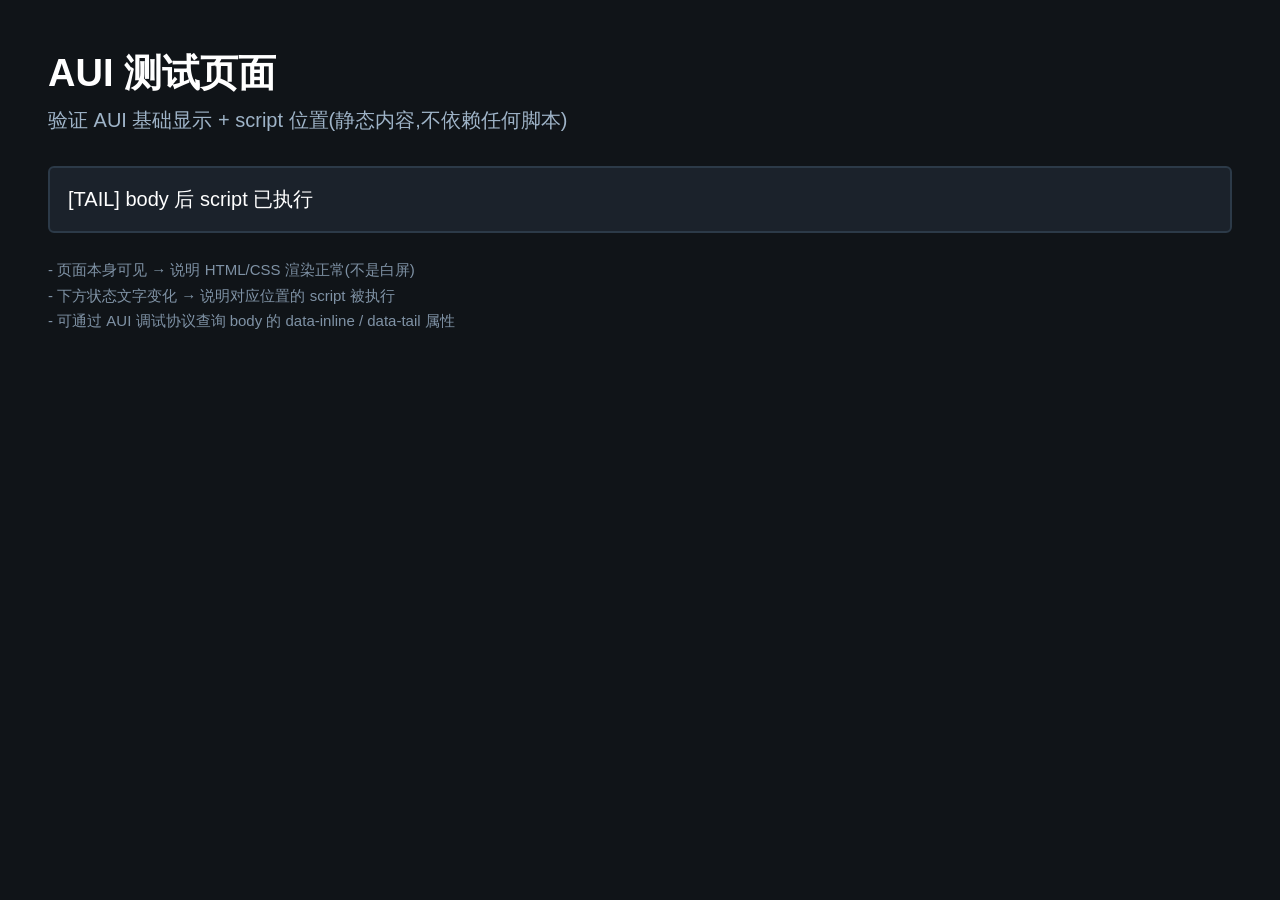
<file: src/main/resources/assets/apricityui/apricity/melonstools/test.html>
<!-- AUI 测试页: 严格仿照电脑终端(成功案例) gui.html 的结构
     结构: 无 DOCTYPE/html/head, meta 开头, body, </body> 后放 style + script
     作用: 隔离变量, 确认 AUI 1.1.9.3 对 script 位置的真实行为
     平板尺寸: 1200x700 (与手机页面 viewport 一致) -->
<meta charset="UTF-8">
<meta name="aui-viewport" content="mode=fixed,width=1200,height=700,scale=fit">
<meta name="aui-font-mode" content="web">
<meta name="aui-mouse-events" content="intercept">
<title>AUI 测试页</title>
<body style="margin:0;background:#101418;color:#ffffff;font-family:sans-serif;">
  <div style="padding:48px;">
    <h1 style="font-size:38px;margin:0 0 8px 0;">AUI 测试页面</h1>
    <p style="font-size:20px;color:#9fb4c8;margin:0 0 32px 0;">验证 AUI 基础显示 + script 位置(静态内容,不依赖任何脚本)</p>

    <div id="status" style="padding:18px;background:#1b222b;border:2px solid #2c3a48;font-size:20px;border-radius:6px;">
      等待脚本执行...
    </div>

    <div style="margin-top:24px;font-size:15px;color:#7f92a5;line-height:1.7;">
      <div>- 页面本身可见 &rarr; 说明 HTML/CSS 渲染正常(不是白屏)</div>
      <div>- 下方状态文字变化 &rarr; 说明对应位置的 script 被执行</div>
      <div>- 可通过 AUI 调试协议查询 body 的 data-inline / data-tail 属性</div>
    </div>
  </div>

  <!-- 标记 A: body 内 script -->
  <script>
    document.body.setAttribute("data-inline", "1");
    var s = document.getElementById("status");
    if (s) s.textContent = "[INLINE] body 内 script 已执行";
  </script>
</body>
<!-- 照抄电脑终端成功案例: style / script 放 </body> 后面 -->
<style>
  body { margin: 0; }
</style>
<!-- 标记 B: body 后 script -->
<script>
  document.body.setAttribute("data-tail", "1");
  var s = document.getElementById("status");
  if (s) s.textContent = "[TAIL] body 后 script 已执行";
</script>
</file>
<file: ui-prototype/phone/ore.css>
/*
 * Ore theme for ApricityUI.
 * Adapted from Minecraft-CSS by Jiyath5516F under the Mozilla Public License 2.0.
 * The complete license is distributed beside this file as license.txt.
 */

@font-face {
  font-family: OreRegular;
  src: url("fonts/minecraft-regular.otf") format("opentype");
  font-weight: 400;
  font-style: normal;
}

@font-face {
  font-family: OreDisplay;
  src: url("fonts/minecraft-ten.ttf") format("truetype");
  font-weight: 400;
  font-style: normal;
}

.ore-theme {
  --ore-ink: #f4f5f7;
  --ore-ink-muted: #b6bac1;
  --ore-ink-dark: #191a1c;
  --ore-canvas: #202124;
  --ore-surface: #48494a;
  --ore-surface-deep: #313233;
  --ore-surface-soft: #d0d1d4;
  --ore-edge: #1e1e1f;
  --ore-edge-light: #77797c;
  --ore-green: #3c8527;
  --ore-green-hover: #2a641c;
  --ore-green-shadow: #1d4d13;
  --ore-purple: #7345e5;
  --ore-purple-hover: #5d2cc6;
  --ore-purple-shadow: #4a1cac;
  --ore-gold: #f0b92d;
  --ore-gold-shadow: #936715;
  --ore-red: #b33b31;
  --ore-red-hover: #8b2923;
  --ore-red-shadow: #662019;
  --ore-blue: #2d78a8;
  --ore-success: #69ad45;
  --ore-warning: #f0b92d;
  --ore-danger: #d45b50;
  --ore-info: #58a6d2;
  --ore-focus: #ffffff;
  --ore-space-1: 4px;
  --ore-space-2: 8px;
  --ore-space-3: 16px;
  --ore-space-4: 24px;
  --ore-space-5: 32px;
  --ore-font-sm: 13px;
  --ore-font-md: 16px;
  --ore-font-lg: 20px;
  --ore-font-xl: 28px;
  min-width: 320px;
  min-height: 100%;
  margin: 0;
  color: var(--ore-ink);
  font-family: OreRegular, sans-serif;
  font-size: var(--ore-font-md);
  line-height: 1.5;
  letter-spacing: 0;
  caret-color: var(--ore-green);
}

.ore-theme *,
.ore-theme *::before,
.ore-theme *::after {
  box-sizing: border-box;
}

.ore-theme h1,
.ore-theme h2,
.ore-theme h3,
.ore-theme h4,
.ore-theme h5,
.ore-theme h6,
.ore-theme p,
.ore-theme ul,
.ore-theme ol,
.ore-theme figure {
  margin-top: 0;
}

.ore-theme h1,
.ore-theme h2,
.ore-theme h3,
.ore-theme h4,
.ore-theme h5,
.ore-theme h6,
.ore-theme .font-display {
  color: var(--ore-ink);
  font-family: OreDisplay, sans-serif;
  font-weight: 400;
  line-height: 1.15;
  letter-spacing: 0;
}

.ore-theme h1,
.ore-theme h2,
.ore-theme h3,
.ore-theme h4,
.ore-theme h5,
.ore-theme h6 {
  font-family: OreDisplay, sans-serif;
  font-weight: 400;
  line-height: 1.15;
}

.ore-theme h1 { margin-bottom: 16px; color: var(--ore-ink); font-family: OreDisplay, sans-serif; font-size: 36px; font-weight: 400; line-height: 1.15; }
.ore-theme h2 { margin-bottom: 14px; color: var(--ore-ink); font-family: OreDisplay, sans-serif; font-size: 28px; font-weight: 400; line-height: 1.15; }
.ore-theme h3 { margin-bottom: 12px; color: var(--ore-ink); font-family: OreDisplay, sans-serif; font-size: 22px; font-weight: 400; line-height: 1.15; }
.ore-theme h4 { margin-bottom: 10px; color: var(--ore-ink); font-family: OreDisplay, sans-serif; font-size: 18px; font-weight: 400; line-height: 1.15; }
.ore-theme h5 { margin-bottom: 8px; color: var(--ore-ink); font-family: OreDisplay, sans-serif; font-size: 16px; font-weight: 400; line-height: 1.15; }
.ore-theme h6 { margin-bottom: 8px; color: var(--ore-ink); font-family: OreDisplay, sans-serif; font-size: 14px; font-weight: 400; line-height: 1.15; }

.ore-theme .font-display {
  color: var(--ore-ink);
  font-family: OreDisplay, sans-serif;
  font-weight: 400;
  line-height: 1.15;
}

.ore-theme p { margin-bottom: 16px; }

.ore-theme a {
  color: var(--ore-info);
  text-decoration: none;
}

.ore-theme a:hover {
  color: #8cc9eb;
  text-decoration: underline;
}

.ore-theme strong { color: #ffffff; }
.ore-theme small, .ore-theme .text-muted { color: var(--ore-ink-muted); }

.ore-theme code,
.ore-theme kbd {
  padding: 2px 6px;
  border: 2px solid var(--ore-edge);
  color: #ffffff;
  background: var(--ore-surface-deep);
  font-family: OreRegular, monospace;
}

.ore-theme .ore-code {
  margin: 0;
  padding: 14px;
  border: 3px solid var(--ore-edge);
  color: #dfe7dc;
  background: #242527;
  box-shadow: inset 0 5px #171819;
  font-family: OreRegular, monospace;
  font-size: 13px;
  line-height: 1.5;
  white-space: pre-wrap;
  overflow: auto;
}

.ore-theme .ore-code code {
  padding: 0;
  border: 0;
  color: inherit;
  background: transparent;
}

.ore-theme hr,
.ore-theme .ore-divider {
  height: 4px;
  margin: 16px 0;
  border: 0;
  border-top: 2px solid #333334;
  border-bottom: 2px solid #5a5b5c;
}

.ore-theme img {
  max-width: 100%;
  image-rendering: pixelated;
}

.ore-theme .container {
  width: 100%;
  max-width: 1180px;
  margin: 0 auto;
  padding: 0 20px;
}

.ore-theme .container-fluid {
  width: 100%;
  padding: 0 20px;
}

.ore-theme .grid {
  display: grid;
  grid-template-columns: repeat(12, minmax(0, 1fr));
  gap: 16px;
}

.ore-theme .col-1 { grid-column: span 1; }
.ore-theme .col-2 { grid-column: span 2; }
.ore-theme .col-3 { grid-column: span 3; }
.ore-theme .col-4 { grid-column: span 4; }
.ore-theme .col-5 { grid-column: span 5; }
.ore-theme .col-6 { grid-column: span 6; }
.ore-theme .col-7 { grid-column: span 7; }
.ore-theme .col-8 { grid-column: span 8; }
.ore-theme .col-9 { grid-column: span 9; }
.ore-theme .col-10 { grid-column: span 10; }
.ore-theme .col-11 { grid-column: span 11; }
.ore-theme .col-12, .ore-theme .col-full { grid-column: span 12; }

.ore-theme .stack { display: flex; flex-direction: column; gap: 12px; }
.ore-theme .cluster { display: flex; flex-wrap: wrap; align-items: center; gap: 10px; }
.ore-theme .split { display: flex; align-items: center; justify-content: space-between; gap: 16px; }

.ore-theme .navbar {
  min-height: 64px;
  padding: 10px 20px 16px;
  border-bottom: 3px solid #151516;
  color: var(--ore-ink-dark);
  background: #e6e8eb;
  box-shadow: inset 0 -6px #b1b2b5;
  display: flex;
  align-items: center;
  justify-content: space-between;
  gap: 20px;
}

.ore-theme .navbar-brand {
  color: var(--ore-ink-dark);
  font-family: OreDisplay, sans-serif;
  font-size: 25px;
  line-height: 1;
  cursor: pointer;
  user-select: none;
}

.ore-theme .navbar-brand:hover { text-decoration: underline; }

.ore-theme .navbar-nav {
  margin: 0;
  padding: 0;
  list-style: none;
  display: flex;
  align-items: center;
  gap: 6px;
}

.ore-theme .navbar-nav button,
.ore-theme .navbar-nav a,
.ore-theme .navbar-nav label {
  min-height: 36px;
  padding: 7px 12px 9px;
  border: 2px solid transparent;
  color: #242527;
  background: transparent;
  font: inherit;
  cursor: pointer;
}

.ore-theme .navbar-nav button:hover,
.ore-theme .navbar-nav a:hover,
.ore-theme .navbar-nav label:hover,
.ore-theme .navbar-nav .active {
  border-color: #242527;
  color: #ffffff;
  background: var(--ore-green);
  text-decoration: none;
}

.ore-theme .breadcrumb {
  height: 44px;
  margin: 0;
  padding: 10px 0;
  list-style: none;
  color: var(--ore-ink-muted);
  display: flex;
  flex-wrap: wrap;
  gap: 8px;
}

.ore-theme .breadcrumb li + li::before {
  content: ">";
  margin-right: 8px;
  color: var(--ore-edge-light);
}

.ore-theme .breadcrumb-page span { display: none; }

.ore-theme .button,
.ore-theme .form-button,
.ore-theme .page-button {
  min-height: 42px;
  margin: 0;
  padding: 7px 16px 13px;
  border: 3px solid var(--ore-edge);
  color: #ffffff;
  background: var(--ore-green);
  box-shadow:
    inset 0 -6px var(--ore-green-shadow),
    inset 3px 3px rgba(255, 255, 255, 0.22),
    inset -3px -9px rgba(0, 0, 0, 0.12);
  font-family: OreDisplay, sans-serif;
  font-size: 16px;
  line-height: 1;
  letter-spacing: 0;
  text-align: center;
  text-decoration: none;
  text-shadow: 2px 2px rgba(0, 0, 0, 0.35);
  cursor: pointer;
  user-select: none;
  display: inline-flex;
  align-items: center;
  justify-content: center;
  gap: 8px;
}

.ore-theme .button:hover,
.ore-theme .button-primary:hover,
.ore-theme .form-button:hover {
  color: #ffffff;
  background: var(--ore-green-hover);
  text-decoration: none;
}

.ore-theme .button:active,
.ore-theme .form-button:active,
.ore-theme .page-button:active {
  padding-top: 9px;
  padding-bottom: 11px;
  box-shadow:
    inset 3px 3px rgba(255, 255, 255, 0.18),
    inset -3px -3px rgba(0, 0, 0, 0.18);
}

.ore-theme .button-secondary {
  background: var(--ore-purple);
  box-shadow:
    inset 0 -6px var(--ore-purple-shadow),
    inset 3px 3px rgba(255, 255, 255, 0.25),
    inset -3px -9px rgba(0, 0, 0, 0.12);
}

.ore-theme .button-secondary:hover { background: var(--ore-purple-hover); }

.ore-theme .button-tertiary {
  color: var(--ore-ink-dark);
  background: var(--ore-surface-soft);
  box-shadow:
    inset 0 -6px #58585a,
    inset 3px 3px rgba(255, 255, 255, 0.55),
    inset -3px -9px rgba(0, 0, 0, 0.08);
  text-shadow: none;
}

.ore-theme .button-tertiary:hover { color: #000000; background: #b1b2b5; }

.ore-theme .button-danger {
  background: var(--ore-red);
  box-shadow:
    inset 0 -6px var(--ore-red-shadow),
    inset 3px 3px rgba(255, 255, 255, 0.2),
    inset -3px -9px rgba(0, 0, 0, 0.12);
}

.ore-theme .button-danger:hover { background: var(--ore-red-hover); }

.ore-theme .button-normal {
  padding: 8px 16px;
  border: 2px solid #131313;
  color: #4c4c4c;
  background: #c6c6c6;
  box-shadow: inset 2px 2px #f7f7f7, inset -2px -2px #656465;
  font-family: OreRegular, sans-serif;
  text-shadow: none;
}

.ore-theme .button-normal:hover {
  border-color: #ffffff;
  color: #ffffff;
  background: #218306;
  box-shadow: inset 2px 2px #17cd07, inset -2px -2px #004e00;
}

.ore-theme .button-small { min-height: 32px; padding: 5px 10px 9px; font-size: 13px; }
.ore-theme .button-wide { width: 100%; }

.ore-theme .button[disabled],
.ore-theme .button.disabled,
.ore-theme .form-button[disabled] {
  border-color: #313233;
  color: #8b8d91;
  background: #55575a;
  box-shadow: inset 0 -5px #3b3c3e, inset 2px 2px #696b6e;
  text-shadow: none;
  cursor: default;
}

.ore-theme .card,
.ore-theme .panel {
  border: 3px solid var(--ore-edge);
  color: var(--ore-ink);
  background: var(--ore-surface);
  box-shadow: inset 2px 2px var(--ore-edge-light), inset -2px -2px #292a2b;
}

.ore-theme .card-header,
.ore-theme .panel-header {
  min-height: 46px;
  padding: 12px 16px;
  border-bottom: 3px solid var(--ore-edge);
  background: var(--ore-surface-deep);
  font-family: OreDisplay, sans-serif;
  font-size: 18px;
  line-height: 1.1;
}

.ore-theme .card-body,
.ore-theme .panel-body { padding: 16px; }

.ore-theme .card-footer,
.ore-theme .panel-footer {
  padding: 12px 16px;
  border-top: 3px solid var(--ore-edge);
  background: #3a3b3d;
}

.ore-theme .card-accent-green { border-top-color: var(--ore-green); }
.ore-theme .card-accent-purple { border-top-color: var(--ore-purple); }
.ore-theme .card-accent-gold { border-top-color: var(--ore-gold); }

.ore-theme .form-group { margin-bottom: 16px; }

.ore-theme .form-label {
  margin-bottom: 6px;
  color: var(--ore-ink);
  display: block;
}

.ore-theme .form-help {
  margin-top: 5px;
  color: var(--ore-ink-muted);
  font-size: var(--ore-font-sm);
}

.ore-theme .form-input,
.ore-theme .form-select,
.ore-theme .form-textarea {
  width: 100%;
  min-height: 42px;
  padding: 8px 10px;
  border: 3px solid var(--ore-edge);
  color: #ffffff;
  background: var(--ore-surface-deep);
  box-shadow: inset 0 5px #242425;
  font-family: OreRegular, sans-serif;
  font-size: 16px;
  line-height: 1.35;
}

.ore-theme .form-textarea {
  min-height: 116px;
  resize: vertical;
}

.ore-theme .form-input:hover,
.ore-theme .form-select:hover,
.ore-theme .form-textarea:hover { border-color: #85878b; }

.ore-theme .form-input:focus,
.ore-theme .form-select:focus,
.ore-theme .form-textarea:focus {
  border-color: var(--ore-focus);
  outline: 2px solid var(--ore-green);
  outline-offset: 0;
}

.ore-theme .form-input[disabled],
.ore-theme .form-select[disabled],
.ore-theme .form-textarea[disabled] {
  color: #888a8e;
  background: #292a2c;
}

.ore-theme .form-input.is-valid { border-color: var(--ore-success); }
.ore-theme .form-input.is-invalid { border-color: var(--ore-danger); }

.ore-theme .choice-list {
  display: flex;
  flex-wrap: wrap;
  gap: 12px 18px;
}

.ore-theme .choice {
  min-height: 28px;
  color: var(--ore-ink);
  display: inline-flex;
  align-items: center;
  gap: 8px;
  cursor: pointer;
}

.ore-theme .choice input {
  width: 20px;
  height: 20px;
  margin: 0;
  accent-color: var(--ore-green);
}

.ore-theme .input-group {
  width: 100%;
  display: flex;
}

.ore-theme .input-group .form-input { min-width: 0; flex: 1; }
.ore-theme .input-group .button { min-width: 96px; }

.ore-theme .table-wrap {
  width: 100%;
  overflow: auto;
  border: 3px solid var(--ore-edge);
}

.ore-theme .table {
  width: 100%;
  border-collapse: collapse;
  color: var(--ore-ink);
  background: #3b3c3e;
}

.ore-theme .table thead,
.ore-theme .table tbody { display: block; }

.ore-theme .table tr {
  display: grid;
  grid-template-columns: repeat(4, minmax(0, 1fr));
}

.ore-theme .table th,
.ore-theme .table td {
  padding: 10px 12px;
  border-right: 2px solid #262729;
  border-bottom: 2px solid #262729;
  text-align: left;
}

.ore-theme .table th {
  color: #ffffff;
  background: var(--ore-surface-deep);
  font-family: OreDisplay, sans-serif;
  font-weight: 400;
}

.ore-theme .table tbody tr:hover { background: #545659; }

.ore-theme .badge {
  min-height: 24px;
  padding: 3px 8px;
  border: 2px solid var(--ore-edge);
  color: #ffffff;
  background: var(--ore-blue);
  font-size: 12px;
  line-height: 1.2;
  display: inline-flex;
  align-items: center;
}

.ore-theme .badge-success { background: var(--ore-green); }
.ore-theme .badge-warning { color: #221b0d; background: var(--ore-gold); }
.ore-theme .badge-danger { background: var(--ore-red); }
.ore-theme .badge-purple { background: var(--ore-purple); }

.ore-theme .alert {
  padding: 12px 14px;
  border: 3px solid var(--ore-edge);
  border-left-width: 8px;
  color: #ffffff;
  background: #363739;
  box-shadow: inset 2px 2px rgba(255, 255, 255, 0.08);
}

.ore-theme .alert-success { border-left-color: var(--ore-success); }
.ore-theme .alert-warning { border-left-color: var(--ore-warning); }
.ore-theme .alert-danger { border-left-color: var(--ore-danger); }
.ore-theme .alert-info { border-left-color: var(--ore-info); }

.ore-theme .progress {
  height: 24px;
  padding: 3px;
  border: 3px solid var(--ore-edge);
  background: #252628;
  box-shadow: inset 0 3px #151516;
  overflow: hidden;
}

.ore-theme .progress-bar {
  height: 100%;
  min-width: 0;
  background: var(--ore-green);
  box-shadow: inset 0 -4px var(--ore-green-shadow), inset 2px 2px rgba(255,255,255,0.2);
}

.ore-theme .progress-purple .progress-bar {
  background: var(--ore-purple);
  box-shadow: inset 0 -4px var(--ore-purple-shadow), inset 2px 2px rgba(255,255,255,0.2);
}

.ore-theme .list-group {
  margin: 0;
  padding: 0;
  border: 3px solid var(--ore-edge);
  list-style: none;
}

.ore-theme .list-group-item {
  min-height: 42px;
  padding: 9px 12px;
  border-bottom: 2px solid #292a2b;
  color: var(--ore-ink);
  background: var(--ore-surface);
  display: flex;
  align-items: center;
  justify-content: space-between;
  gap: 12px;
}

.ore-theme .list-group-item:last-child { border-bottom: 0; }
.ore-theme .list-group-item:hover { background: #56585b; }
.ore-theme .list-group-item.active { background: var(--ore-green); }

.ore-theme .inventory-grid {
  display: grid;
  grid-template-columns: repeat(9, 44px);
  gap: 3px;
}

.ore-theme .slot {
  width: 44px;
  height: 44px;
  border: 3px solid #1c1c1d;
  border-top-color: #303133;
  border-left-color: #303133;
  color: #ffffff;
  background: #77787a;
  box-shadow: inset 3px 3px #4d4e50, inset -3px -3px #b2b3b5;
  font-family: OreDisplay, sans-serif;
  display: flex;
  align-items: center;
  justify-content: center;
}

.ore-theme .slot:hover {
  border-color: #ffffff;
  background: #8c8e91;
}

.ore-theme .ore-swatch {
  min-height: 76px;
  padding: 10px;
  border: 3px solid var(--ore-edge);
  color: #ffffff;
  display: flex;
  align-items: flex-end;
}

.ore-theme .ore-swatch-dark { background: var(--ore-surface-deep); }
.ore-theme .ore-swatch-green { background: var(--ore-green); }
.ore-theme .ore-swatch-purple { background: var(--ore-purple); }
.ore-theme .ore-swatch-gold { color: #1c160b; background: var(--ore-gold); }
.ore-theme .ore-swatch-red { background: var(--ore-red); }
.ore-theme .ore-swatch-blue { background: var(--ore-blue); }

.ore-theme .tabs {
  border-bottom: 3px solid var(--ore-edge);
  display: flex;
  flex-wrap: wrap;
  gap: 4px;
}

.ore-theme .tab {
  min-height: 38px;
  padding: 8px 14px;
  border: 2px solid var(--ore-edge);
  border-bottom: 0;
  color: var(--ore-ink-muted);
  background: #37383a;
  font: inherit;
  cursor: pointer;
}

.ore-theme .tab:hover,
.ore-theme .tab.active {
  color: #ffffff;
  background: var(--ore-surface);
  box-shadow: inset 0 4px var(--ore-purple);
}

.ore-theme .modal-backdrop {
  position: fixed;
  top: 0;
  right: 0;
  bottom: 0;
  left: 0;
  z-index: 900;
  padding: 24px;
  background: rgba(0, 0, 0, 0.68);
  display: none;
  align-items: center;
  justify-content: center;
}

.ore-theme .modal-backdrop.open { display: flex; }

#ore-modal-toggle:checked~#exampleModal { display: flex; }

.ore-theme .modal-dismiss {
  position: absolute;
  inset: 0;
  cursor: default;
}

.ore-theme .modal {
  position: relative;
  z-index: 1;
  width: 520px;
  max-width: 100%;
  border: 4px solid var(--ore-edge);
  background: var(--ore-surface);
  box-shadow: 8px 8px rgba(0, 0, 0, 0.42), inset 2px 2px var(--ore-edge-light);
}

.ore-theme .modal-header {
  min-height: 50px;
  padding: 13px 16px;
  border-bottom: 3px solid var(--ore-edge);
  background: var(--ore-surface-deep);
  font-family: OreDisplay, sans-serif;
  font-size: 20px;
}

.ore-theme .modal-body { padding: 18px 16px; }
.ore-theme .modal-footer { padding: 12px 16px; border-top: 3px solid var(--ore-edge); }

.ore-theme .pagination {
  margin: 0;
  padding: 0;
  list-style: none;
  display: flex;
  flex-wrap: wrap;
  justify-content: center;
  gap: 6px;
}

.ore-theme .page-button {
  min-width: 42px;
  min-height: 38px;
  padding: 7px 10px 11px;
  background: #55575a;
  box-shadow: inset 0 -5px #353638, inset 2px 2px rgba(255,255,255,0.18);
  font-family: OreRegular, sans-serif;
}

.ore-theme .page-button:hover,
.ore-theme .page-button.active {
  color: #ffffff;
  background: var(--ore-purple);
  box-shadow: inset 0 -5px var(--ore-purple-shadow), inset 2px 2px rgba(255,255,255,0.2);
}

.ore-theme .page-button[disabled] {
  color: #85878b;
  background: #3a3b3d;
  box-shadow: inset 0 -5px #292a2b;
  cursor: default;
}

.ore-theme .showcase-page-toggle,
.ore-theme .showcase-modal-toggle { display: none; }

.ore-theme .ore-page {
  min-height: 0;
  overflow-x: hidden;
  overflow-y: auto;
  flex: 1 1 auto;
  display: none;
}

#ore-page-foundations:checked~.showcase-main .ore-page[data-page="0"],
#ore-page-actions:checked~.showcase-main .ore-page[data-page="1"],
#ore-page-forms:checked~.showcase-main .ore-page[data-page="2"],
#ore-page-data:checked~.showcase-main .ore-page[data-page="3"],
#ore-page-feedback:checked~.showcase-main .ore-page[data-page="4"],
#ore-page-layout:checked~.showcase-main .ore-page[data-page="5"] { display: block; }

#ore-page-foundations:checked~.navbar .navbar-nav label[for="ore-page-foundations"],
#ore-page-actions:checked~.navbar .navbar-nav label[for="ore-page-actions"],
#ore-page-forms:checked~.navbar .navbar-nav label[for="ore-page-forms"],
#ore-page-data:checked~.navbar .navbar-nav label[for="ore-page-data"],
#ore-page-feedback:checked~.navbar .navbar-nav label[for="ore-page-feedback"],
#ore-page-layout:checked~.navbar .navbar-nav label[for="ore-page-layout"] {
  border-color: #242527;
  color: #ffffff;
  background: var(--ore-green);
  text-decoration: none;
}

#ore-page-foundations:checked~.showcase-main [data-breadcrumb="foundations"],
#ore-page-actions:checked~.showcase-main [data-breadcrumb="actions"],
#ore-page-forms:checked~.showcase-main [data-breadcrumb="forms"],
#ore-page-data:checked~.showcase-main [data-breadcrumb="data"],
#ore-page-feedback:checked~.showcase-main [data-breadcrumb="feedback"],
#ore-page-layout:checked~.showcase-main [data-breadcrumb="layout"] { display: inline; }

.ore-theme.ore-showcase {
  height: 100vh;
  min-height: 0;
  overflow: hidden;
  display: flex;
  flex-direction: column;
}

.ore-theme.ore-showcase > .navbar { flex: 0 0 auto; }

.ore-theme.ore-showcase > .showcase-main {
  flex: 1 1 auto;
  min-height: 0;
  overflow: hidden;
  display: flex;
  flex-direction: column;
}

.ore-theme.ore-showcase > .showcase-main > .breadcrumb { flex: 0 0 auto; }

.ore-theme.ore-showcase .table-wrap,
.ore-theme.ore-showcase .ore-code,
.ore-theme.ore-showcase .navbar-nav {
  overflow: visible;
}

.ore-theme .showcase-hero {
  min-height: 196px;
  padding: 28px;
  border: 4px solid var(--ore-edge);
  color: #ffffff;
  background-color: #313233;
  background-image:
    linear-gradient(90deg, rgba(115, 69, 229, 0.22) 25%, transparent 25%),
    linear-gradient(rgba(60, 133, 39, 0.24) 25%, transparent 25%);
  background-size: 32px 32px;
  box-shadow: inset 4px 4px #5a5b5c, inset -4px -4px #18191a;
  display: flex;
  align-items: center;
  justify-content: space-between;
  gap: 28px;
}

.ore-theme .showcase-mark {
  width: 112px;
  height: 112px;
  flex: 0 0 112px;
  border: 5px solid #171819;
  background: var(--ore-green);
  box-shadow:
    inset 12px 12px #69ad45,
    inset -12px -12px #1d4d13,
    9px 9px rgba(0, 0, 0, 0.36);
  color: #ffffff;
  font-family: OreDisplay, sans-serif;
  font-size: 48px;
  display: flex;
  align-items: center;
  justify-content: center;
}

.ore-theme .showcase-section { padding: 20px 0 24px; }
.ore-theme .showcase-section-title { margin-bottom: 6px; }
.ore-theme .showcase-kicker { margin-bottom: 8px; color: var(--ore-gold); font-size: 13px; }

.ore-theme .showcase-footer {
  min-height: 108px;
  margin-top: 0;
  padding: 12px 20px 16px;
  border-top: 3px solid #151516;
  color: var(--ore-ink-muted);
  background: #2a2b2d;
  box-shadow: inset 0 6px #3d3e40;
}

.ore-theme.ore-showcase .showcase-footer .split { margin-bottom: 8px; }
.ore-theme.ore-showcase .showcase-footer .page-button {
  min-width: 34px;
  min-height: 30px;
  padding: 4px 7px 8px;
}

.ore-theme .text-left { text-align: left; }
.ore-theme .text-center { text-align: center; }
.ore-theme .text-right { text-align: right; }
.ore-theme .text-success { color: #8bd067; }
.ore-theme .text-warning { color: #ffd45f; }
.ore-theme .text-danger { color: #ef8178; }
.ore-theme .text-info { color: #82c6ec; }
.ore-theme .font-sm { font-size: var(--ore-font-sm); }
.ore-theme .font-lg { font-size: var(--ore-font-lg); }
.ore-theme .hidden { display: none; }
.ore-theme .invisible { visibility: hidden; }
.ore-theme .w-full { width: 100%; }
.ore-theme .m-0 { margin: 0; }
.ore-theme .mt-1 { margin-top: 4px; }
.ore-theme .mt-2 { margin-top: 8px; }
.ore-theme .mt-3 { margin-top: 16px; }
.ore-theme .mt-4 { margin-top: 24px; }
.ore-theme .mb-1 { margin-bottom: 4px; }
.ore-theme .mb-2 { margin-bottom: 8px; }
.ore-theme .mb-3 { margin-bottom: 16px; }
.ore-theme .mb-4 { margin-bottom: 24px; }
.ore-theme .p-1 { padding: 4px; }
.ore-theme .p-2 { padding: 8px; }
.ore-theme .p-3 { padding: 16px; }
.ore-theme .p-4 { padding: 24px; }

@media (max-width: 900px) {
  .ore-theme .col-3,
  .ore-theme .col-4,
  .ore-theme .col-5,
  .ore-theme .col-6,
  .ore-theme .col-7,
  .ore-theme .col-8,
  .ore-theme .col-9 { grid-column: span 12; }

  .ore-theme .navbar { align-items: flex-start; flex-direction: column; }
  .ore-theme .navbar-nav { width: 100%; overflow-x: auto; }
  .ore-theme .showcase-hero { align-items: flex-start; flex-direction: column; }
  .ore-theme .inventory-grid { grid-template-columns: repeat(6, 44px); }
}

@media (max-width: 560px) {
  .ore-theme .container,
  .ore-theme .container-fluid { padding-left: 12px; padding-right: 12px; }
  .ore-theme h1 { font-size: 30px; }
  .ore-theme .grid { grid-template-columns: 1fr; }
  .ore-theme [class*="col-"] { grid-column: span 1; }
  .ore-theme .split { align-items: stretch; flex-direction: column; }
  .ore-theme .button { width: 100%; }
  .ore-theme .navbar-nav button { white-space: nowrap; }
  .ore-theme .inventory-grid { grid-template-columns: repeat(4, 44px); }
  .ore-theme .showcase-mark { width: 88px; height: 88px; flex-basis: 88px; font-size: 38px; }
}
</file>
<file: ui-prototype/phone/phone.css>
/* ============================================================
   MELON OS 通讯终端 - Control 风格界面
   粗野主义极简:混凝土灰/深黑/红色强调/细线/方角/大留白
   依赖 ore.css 仅作基础重置,本文件定义全部外观
   ============================================================ */
.research-work-card { border-left: 3px solid rgba(130, 190, 255, 0.75); }
.research-maint-card { border-left: 3px solid rgba(255, 120, 95, 0.85); }
.mini-action { margin-top: 8px; padding: 8px 12px; border: 1px solid rgba(255,255,255,0.22); border-radius: 10px; background: rgba(120,170,255,0.18); color: #fff; font-weight: 700; box-sizing: border-box; }

/* ---- 科技感简约色板(混凝土灰 · Control 粗野主义) ---- */
.phone-body {
  --c-bg: transparent;
  --c-shell: #1d1d1f;
  --c-screen: #2c2c2f;
  --c-panel: #3b3b3e;
  --c-panel-2: #2c2c2f;
  --c-line: #525256;
  --c-line-2: #6a6a6e;
  --c-ink: #f2f0ea;
  --c-muted: #a8a6a0;
  --c-faint: #6a6a6e;
  --c-red: #c22f2f;
  --c-red-soft: rgba(194, 47, 47, 0.12);
  --c-red-line: rgba(194, 47, 47, 0.5);
}

/* 视口根元素禁止滚动:引擎对 html/视口 overflow:visible 也允许滚动,
   滚轮会滚动整个页面(导致画面偏移)。仅 body 设 hidden 不够,必须连 html 一起禁 */
html {
  height: 100%;
  overflow: hidden;
}

/* 覆盖 Ore 的 body 基础样式 */
/* 难点: 双击/拖拽会触发 AUI 文档级文本选择,出现蓝色选择框(#0078D7)。
   user-select 是非继承属性, AUI 的 getUserSelect 从元素向上找第一个非 unset 的值,
   中间元素(.ms-grid 等)computed 默认是 auto, 遍历到中间就停, 到不了 body 的 none,
   导致 resolveUnit 把数字所在父级当作可选单元而选中。
   必须用 * 通配符让所有元素自身都是 none, 任何元素向上都找不到可选单元 */
body.phone-body, body.phone-body * {
  user-select: none;
}

body.phone-body {
  margin: 0;
  background: transparent;
  height: 100vh;
  overflow: hidden;
  font-family: "Consolas", "Courier New", "Microsoft YaHei", monospace;
  color: var(--c-ink);
}

/* 难点:AUI 引擎给 body 注入 visibility:hidden,页面 JS 的 showPhone() 加 phone-ready 类后必须恢复可见,
   否则整个界面被隐藏只露出白条。浏览器预览中 body 默认可见,无此问题 */
body.phone-body.phone-ready {
  visibility: visible !important;
}

body.phone-body button {
  appearance: none;
  -webkit-appearance: none;
  font-family: inherit;
  margin: 0;
}

body.phone-body input {
  font-family: inherit;
}

/* ---- 舞台 ---- */
/* 舞台:平板居中,四周透明留白露出游戏画面 */
/* 难点(2026-08-17): 之前 stage 有 padding:20px, 但 AUI 的 width:100% 是 content-box 语义,
   stage 的 content 区域相对 body 偏移 padding 值, 导致平板整体偏右下约 20px(游戏内实测
   body 中心 309,174 vs 平板中心 328,197)。必须 padding:0, 靠 viewport 自身的留白居中。 */
.phone-stage {
  width: 100%;
  height: 100vh;
  overflow: hidden;
  display: flex;
  align-items: center;
  justify-content: center;
  padding: 0;
  background: transparent;
}

/* ---- 平板设备(厚实外壳工控机身) ---- */
/* 难点(2026-08 内容缩放): index.html 的 aui-viewport meta 加了 zoom=0.667(内容缩到 2/3),
   渲染时整体 ×0.667。为保持"外框视觉尺寸不变",此处把 device/tablet 逻辑尺寸放大 1.5 倍
   补偿(500→750 等), 内部字号/图标不动 → 视觉外框不变、内容缩小 1/3。
   zoom 属性仅供浏览器预览模拟(浏览器支持 CSS zoom, AUI 忽略未知属性 zoom, 游戏内无副作用)。 */
.device {
  position: relative;
  display: flex;
  flex-direction: column;
  background: #141416;
  padding: 12px;
  /* 难点(2026-08-21): 旧版 AUI 1.1.6 的圆角边框绘制(Graph.drawComplexRoundedBorder)
     无限生成顶点导致渲染线程挂起(AppHangB1)。升级到 1.2.3 后已改为固定 SEGMENTS=12
     预计算表绘制,圆角/阴影可安全使用。 */
  border-radius: 21px;
  box-shadow: 0 6px 24px rgba(0, 0, 0, 0.5);
  zoom: 0.667; /* 浏览器预览模拟 AUI viewport zoom, AUI 游戏内忽略 */
}

/* 平板顶部:前置摄像头(设备细节) */
.device-notch {
  height: 7.5px;
  display: flex;
  align-items: center;
  justify-content: center;
  margin-bottom: 3px;
}

.device-cam {
  width: 4.5px;
  height: 4.5px;
  background: #1d1d1f;
  border: 1.5px solid #525256;
  border-radius: 50%;
}

/* ---- 平板屏幕(内嵌机身,实体不透明) ---- */
.tablet {
  width: 750px;
  height: 450px;
  max-width: 100%;
  max-height: 100%;
  background: #2c2c2f;
  border: 1.5px solid #3b3b3e;
  border-radius: 13.5px;
  overflow: hidden;
  padding: 0;
  display: flex;
  flex-direction: column;
  /* 视口缩放由 aui-viewport meta(zoom=0.667)统一处理, 此处不再用 CSS zoom */
}

.tablet-body {
  flex: 1;
  min-height: 0;
  display: flex;
}

/* ---- 系统栏 ---- */
.sys-bar {
  flex: 0 0 32px;
  height: 32px;
  padding: 0 16px;
  border: 0;
  border-bottom: 1px solid var(--c-line);
  background: #2c2c2f;
  display: flex;
  align-items: center;
  justify-content: space-between;
  font-size: 10px;
}

.sys-brand {
  color: var(--c-ink);
  font-weight: 600;
  letter-spacing: 0.28em;
}

.sys-brand-sub {
  margin-left: 12px;
  color: var(--c-muted);
  font-weight: 400;
  letter-spacing: 0.22em;
}

.sys-meta {
  color: var(--c-muted);
  display: flex;
  align-items: center;
  gap: 10px;
  letter-spacing: 0.14em;
}

.sys-dot {
  width: 5px;
  height: 5px;
  background: var(--c-red);
  border-radius: 50%;
}

/* ---- 侧边导航 ---- */
.side-nav {
  flex: 0 0 88px;
  width: 88px;
  border: 0;
  border-right: 1px solid var(--c-line);
  background: #2c2c2f;
  display: flex;
  flex-direction: column;
  padding: 6px 0;
}

.side-item {
  flex: 0 0 auto;
  height: 78px;
  border: 0;
  border-left: 2px solid transparent;
  background: transparent;
  color: var(--c-muted);
  display: flex;
  flex-direction: column;
  align-items: center;
  justify-content: center;
  gap: 4px;
  cursor: pointer;
  position: relative;
}

.side-item:hover {
  background: rgba(255, 255, 255, 0.03);
  color: var(--c-ink);
}

.side-item.side-active {
  border-left-color: var(--c-red);
  background: var(--c-red-soft);
  color: var(--c-ink);
}

.side-glyph {
  font-size: 24px;
  line-height: 1;
  /* 红点覆盖层锚点:红点相对图标定位, 跟随图标右上角 */
  position: relative;
}

.side-label {
  font-size: 12px;
  letter-spacing: 0.2em;
}

/* 难点(2026-08-17): 红点移入图标内作为覆盖层(top/left 相对图标, 非按钮),
   对齐图标右上角。旧版 AUI 圆角绘制会卡死渲染线程,1.2.3 已修复,可安全用 border-radius。 */
.nav-badge {
  position: absolute;
  top: 0;
  left: 100%;
  margin-left: -6px;
  display: none;
  min-width: 8px;
  height: 8px;
  padding: 0;
  background: var(--c-red);
  color: #fff;
  font-size: 6px;
  line-height: 8px;
  text-align: center;
  z-index: 4;
  box-sizing: border-box;
  border-radius: 50%;
}

.nav-badge.nav-badge-show {
  display: block;
}

/* ---- 内容区 ---- */
.content-area {
  flex: 1;
  min-width: 0;
  border: 0;
  background: #1d1d1f;
  overflow: hidden;
  display: flex;
}

.page {
  flex: 1;
  min-width: 0;
  display: flex;
  flex-direction: column;
}

/* 难点:#page-home 用 ID 选择器设了 display:flex,特异性高于 .page-hidden 的类选择器,
   导致主页无法被隐藏(玩家信息栏/重要消息泄漏到其他页面)。必须 !important 覆盖 */
.page-hidden {
  display: none !important;
}

.hidden {
  display: none !important;
}

/* ---- 页头 ---- */
.page-head {
  flex: 0 0 auto;
  display: flex;
  align-items: flex-end;
  justify-content: space-between;
  gap: 12px;
  padding: 14px 18px 10px;
  border-bottom: 1px solid var(--c-line);
}

.page-head-chat {
  border-bottom: 0;
}

.head-text {
  display: flex;
  flex-direction: column;
  gap: 3px;
  min-width: 0;
}

.head-kicker {
  font-size: 9px;
  letter-spacing: 0.34em;
  color: var(--c-faint);
}

/* 页头标题下的介绍小字(位于分割线上方) */
.head-sub {
  font-size: 10px;
  letter-spacing: 0.18em;
  color: var(--c-faint);
}

.head-title {
  font-size: 21px;
  font-weight: 600;
  letter-spacing: 0.1em;
  color: var(--c-ink);
  white-space: nowrap;
  overflow: hidden;
  text-overflow: ellipsis;
}

.head-actions {
  display: flex;
  align-items: center;
  gap: 8px;
  flex-shrink: 0;
}

.head-btn {
  border: 1px solid var(--c-line-2);
  background: transparent;
  color: var(--c-muted);
  font-size: 10px;
  letter-spacing: 0.14em;
  padding: 5px 12px;
  cursor: pointer;
  border-radius: 4px;
}

.head-btn:hover {
  border-color: var(--c-red-line);
  color: var(--c-ink);
}

/* 难点: 禁用态用 CSS :disabled 控制, 不要在 JS 里动态 setStyle opacity。
   AUI 对运行期 opacity<1 会触发离屏合成(FilterPushNode)+绘制队列 REORDER,
   实测点击刷新后按钮消失。静态 CSS opacity 走可靠渲染路径, 不会消失。 */
.head-btn:disabled {
  opacity: 0.45;
  cursor: default;
}

.page-content {
  flex: 1;
  min-height: 0;
  /* 难点: AUI 的 flex column 子元素不 stretch 到父宽(实测保持内容宽 750 超出平板),
     width:100% 与 align-self:stretch 都不生效。显式设宽 = page 宽(750-侧边栏59=691),
     必须 box-sizing:border-box 让总宽含 padding = 691, 否则 content-box 723 超平板。 */
  width: 691px;
  box-sizing: border-box;
  align-self: stretch;
  padding: 18px 22px 22px;
  /* 难点: AUI 滚动条由引擎自绘, overflow-y: auto/scroll 才显示, 且无 CSS 属性可隐藏。
     改 hidden: 滚动条消失, 滚动由 Java 侧 PhoneScrollController 接管(引擎 setScrollTop 缓动)
     (它直接调 setScrollTop, 不依赖引擎 overflow 滚动判定)。 */
  overflow-y: hidden;
  overflow-x: hidden;
}

/* 隐藏滚动条(内容仍可滚动) */
.page-content::-webkit-scrollbar,
.chat-messages::-webkit-scrollbar,
.chat-members::-webkit-scrollbar {
  width: 0;
  height: 0;
  display: none;
}

.page-hint {
  margin: 0 0 14px;
  font-size: 10px;
  letter-spacing: 0.18em;
  color: var(--c-faint);
}

/* ---- 主屏(仪表盘布局,一屏显示不滚动) ---- */
#page-home {
  /* 四角取景框占 8~24px 角落区, 内容内缩到 24px 内侧, 避免盖住边角 */
  padding: 24px;
  display: flex;
  flex-direction: column;
  gap: 12px;
  overflow: hidden;
  position: relative;
}

/* ---- 主页背景装饰(科技感水印/取景框/网格线) ---- */
.home-bg {
  position: absolute;
  top: 0;
  left: 0;
  right: 0;
  bottom: 0;
  pointer-events: none;
  z-index: 0;
}

/* 大三角水印(从 330px 缩小到 220px, 规避超大符号渲染卡顿风险) */
.bg-symbol {
  position: absolute;
  right: 64px;
  bottom: 2px;
  font-size: 220px;
  line-height: 1;
  color: var(--c-red);
  opacity: 0.12;
  user-select: none;
}

/* 四角取景框标记 */
.bg-corner {
  position: absolute;
  width: 16px;
  height: 16px;
  opacity: 0.4;
}
.bg-corner-tl { top: 8px; left: 8px; border-top: 1px solid var(--c-red-line); border-left: 1px solid var(--c-red-line); }
.bg-corner-tr { top: 8px; right: 8px; border-top: 1px solid var(--c-red-line); border-right: 1px solid var(--c-red-line); }
.bg-corner-bl { bottom: 8px; left: 8px; border-bottom: 1px solid var(--c-red-line); border-left: 1px solid var(--c-red-line); }
.bg-corner-br { bottom: 8px; right: 8px; border-bottom: 1px solid var(--c-red-line); border-right: 1px solid var(--c-red-line); }

/* 网格细线 */
.bg-line {
  position: absolute;
  background: var(--c-line);
  opacity: 0.35;
}
.bg-line-v {
  top: 0;
  bottom: 0;
  width: 1px;
}
.bg-line-v-1 { left: 12.5%; }
.bg-line-v-2 { left: 25%; }
.bg-line-v-3 { left: 37.5%; }
.bg-line-v-4 { left: 50%; }
.bg-line-v-5 { left: 62.5%; }
.bg-line-v-6 { left: 75%; }
.bg-line-v-7 { left: 87.5%; }
.bg-line-h {
  left: 0;
  right: 0;
  height: 1px;
}
.bg-line-h-1 { top: 20%; }
.bg-line-h-2 { top: 40%; }
.bg-line-h-3 { top: 60%; }
.bg-line-h-4 { top: 80%; }

/* 内容层在装饰之上 */
.home-top,
.home-important {
  position: relative;
  z-index: 1;
}

/* 顶部:左右分栏(占主体) */
.home-top {
  display: flex;
  gap: 28px;
  flex: 1;
  min-height: 0;
  align-items: stretch;
}

/* 左列:时钟/日期/统计 */
.home-left {
  flex: 1;
  min-width: 0;
  display: flex;
  flex-direction: column;
  justify-content: center;
  gap: 3px;
}

.home-time {
  font-size: 74px;
  font-weight: 700;
  line-height: 1;
  letter-spacing: 0.02em;
  color: var(--c-ink);
  font-variant-numeric: tabular-nums;
}

.home-stats {
  display: flex;
  gap: 28px;
  margin-top: 26px;
}

.stat {
  display: flex;
  flex-direction: column;
  gap: 3px;
}

.stat-num {
  font-size: 26px;
  font-weight: 600;
  color: var(--c-ink);
  font-variant-numeric: tabular-nums;
}

.stat-label {
  font-size: 10px;
  letter-spacing: 0.28em;
  color: var(--c-faint);
}

/* 今日任务卡片(带进度条) */
.stat-task {
  flex: 1;
  max-width: 320px;
}

.stat-head {
  display: flex;
  align-items: baseline;
  justify-content: space-between;
}

.stat-track {
  height: 7px;
  background: #3b3b3e;
  overflow: hidden;
  margin-top: 12px;
  border-radius: 4px;
}

.stat-fill {
  height: 100%;
  background: var(--c-red);
}

.stat-hint {
  font-size: 10px;
  letter-spacing: 0.18em;
  color: var(--c-faint);
  margin-top: 8px;
}

/* 右侧身份栏(右上角,贴合内容) */
.home-side {
  display: flex;
  flex-direction: column;
  gap: 8px;
  align-self: flex-start;
  width: 230px;
  flex-shrink: 0;
}

/* 玩家数据卡(同一框内:ID/部门/职位/余额) */
.home-player-card {
  border: 1px solid var(--c-line);
  background: #2c2c2f;
  padding: 12px 18px;
  display: flex;
  flex-direction: column;
  gap: 5px;
}

.player-position {
  font-size: 14px;
  letter-spacing: 0.14em;
  color: var(--c-ink);
}

.player-card-top {
  display: flex;
  align-items: center;
  gap: 12px;
  margin-bottom: 3px;
}

.player-shape {
  font-size: 26px;
  line-height: 1;
  color: var(--c-red);
}

.player-kicker {
  font-size: 7px;
  letter-spacing: 0.32em;
  color: var(--c-faint);
}

.player-id {
  font-size: 20px;
  font-weight: 700;
  letter-spacing: 0.05em;
  color: var(--c-ink);
  white-space: nowrap;
  overflow: hidden;
  text-overflow: ellipsis;
}

.player-dept {
  font-size: 12px;
  letter-spacing: 0.14em;
  color: var(--c-ink);
}

.player-balance {
  font-size: 16px;
  font-weight: 600;
  letter-spacing: 0.04em;
  color: var(--c-ink);
}

.player-divider {
  width: 100%;
  height: 1px;
  background: var(--c-line);
  margin: 3px 0;
}

/* 重要消息 */
.home-important {
  flex: 0 0 auto;
}

.imp-head {
  display: flex;
  align-items: center;
  gap: 10px;
  margin-bottom: 8px;
}

.imp-kicker {
  font-size: 9px;
  letter-spacing: 0.3em;
  color: var(--c-faint);
}

.imp-title {
  font-size: 12px;
  letter-spacing: 0.14em;
  color: var(--c-muted);
}

.imp-list {
  display: flex;
  flex-direction: column;
  gap: 6px;
}

.imp-empty {
  font-size: 11px;
  letter-spacing: 0.12em;
  color: var(--c-faint);
  padding: 8px 0;
}

/* 底部 */
.home-kicker {
  flex: 0 0 auto;
  font-size: 9px;
  letter-spacing: 0.38em;
  color: var(--c-faint);
  text-align: center;
}

/* 重要消息 @ 图标 */
.imp-icon {
  flex: 0 0 auto;
  width: 18px;
  height: 18px;
  background: var(--c-red-soft);
  border: 1px solid var(--c-red-line);
  color: var(--c-red);
  font-size: 10px;
  line-height: 16px;
  text-align: center;
}

.imp-item {
  display: flex;
  align-items: center;
  gap: 12px;
  border: 1px solid var(--c-line);
  border-left: 2px solid var(--c-red);
  background: rgba(22, 22, 29, 0.35);
  padding: 6px 12px;
  cursor: pointer;
}

.imp-item:hover {
  border-color: var(--c-line-2);
  background: var(--c-panel);
}
.imp-item.notice-pinned {
  border-left-width: 4px;
  border-color: var(--c-red-line);
  background: linear-gradient(90deg, rgba(180, 45, 45, 0.18), rgba(22, 22, 29, 0.35));
}
.imp-item.notice-pinned .imp-icon {
  background: var(--c-red);
  color: #fff;
}

.imp-room {
  flex: 0 0 auto;
  font-size: 10px;
  letter-spacing: 0.14em;
  color: var(--c-red);
}

.imp-content {
  flex: 1;
  min-width: 0;
  font-size: 12px;
  color: var(--c-ink);
  white-space: nowrap;
  overflow: hidden;
  text-overflow: ellipsis;
}

.imp-time {
  flex: 0 0 auto;
  font-size: 10px;
  color: var(--c-faint);
}

.imp-dot {
  flex: 0 0 auto;
  width: 6px;
  height: 6px;
  background: var(--c-red);
  border-radius: 50%;
}

/* ---- 通用标签 ---- */
.ctrl-tag {
  display: inline-block;
  min-width: 20px;
  padding: 1px 7px;
  border: 1px solid var(--c-line-2);
  color: var(--c-muted);
  font-size: 10px;
  line-height: 16px;
  text-align: center;
  border-radius: 3px;
}

.ctrl-tag-red {
  border-color: var(--c-red-line);
  color: var(--c-red);
}


/* ---- 通讯板块 tab ---- */
.comm-tabs {
  display: flex;
  align-items: center;
  gap: 6px;
  flex-shrink: 0;
}

.comm-tab {
  border: 1px solid var(--c-line);
  background: transparent;
  color: var(--c-muted);
  font-size: 10px;
  letter-spacing: 0.14em;
  padding: 6px 14px;
  cursor: pointer;
  border-radius: 4px;
}

.comm-tab:hover {
  color: var(--c-ink);
}

.comm-tab-active {
  border-color: var(--c-line-2);
  background: var(--c-panel);
  color: var(--c-ink);
}

.comm-panel {
  display: flex;
  flex-direction: column;
  gap: 16px;
  min-height: 0;
}

.comm-panel-hidden {
  display: none;
}

.panel-actions {
  display: flex;
  align-items: center;
  justify-content: space-between;
  gap: 10px;
}

.panel-kicker {
  font-size: 9px;
  letter-spacing: 0.34em;
  color: var(--c-faint);
}

.section {
  display: flex;
  flex-direction: column;
  gap: 8px;
  min-height: 0;
}

.section-hidden {
  display: none;
}

.section-head {
  display: flex;
  align-items: center;
  gap: 10px;
  font-size: 12px;
  letter-spacing: 0.2em;
  color: var(--c-muted);
}

/* ---- 列表与条目 ---- */
.ctrl-list {
  display: flex;
  flex-direction: column;
  gap: 8px;
  min-height: 0;
}

.phone-list-item {
  display: flex;
  align-items: center;
  gap: 12px;
  border: 1px solid var(--c-line);
  background: var(--c-panel);
  padding: 10px 14px;
  min-width: 0;
}

.room-item {
  cursor: pointer;
}

.room-item:hover,
.friend-item:hover {
  border-color: var(--c-line-2);
  background: var(--c-panel-2);
}

.friend-item {
  cursor: pointer;
}

.item-main {
  flex: 1;
  min-width: 0;
  display: flex;
  flex-direction: column;
  gap: 3px;
}

.item-name {
  font-size: 13px;
  letter-spacing: 0.06em;
  color: var(--c-ink);
  white-space: nowrap;
  overflow: hidden;
  text-overflow: ellipsis;
}

.item-sub {
  font-size: 10px;
  letter-spacing: 0.1em;
  color: var(--c-faint);
  white-space: nowrap;
  overflow: hidden;
  text-overflow: ellipsis;
}

.item-actions {
  display: flex;
  align-items: center;
  gap: 6px;
  flex-shrink: 0;
}

.empty-tip {
  padding: 22px 0;
  font-size: 11px;
  letter-spacing: 0.2em;
  color: var(--c-faint);
  text-align: center;
}

/* ---- 头像 ---- */
.avatar {
  position: relative;
  flex: 0 0 34px;
  width: 34px;
  height: 34px;
  border: 1px solid var(--c-line-2);
  background: var(--c-panel-2);
  display: flex;
  align-items: center;
  justify-content: center;
  overflow: hidden;
  border-radius: 6px;
}

.avatar-gold { border-color: rgba(179, 18, 18, 0.55); }
.avatar-green { border-color: rgba(120, 160, 120, 0.5); }

.avatar-text {
  font-size: 15px;
  color: var(--c-ink);
  user-select: none;
}

.avatar-img {
  position: absolute;
  inset: 0;
  width: 100%;
  height: 100%;
  object-fit: cover;
}

/* AUI <texture> 扩展元素(头像/物品图标):必须给宽高,引擎才渲染 */
.avatar texture,
.avatar-img {
  position: absolute;
  inset: 0;
  width: 100%;
  height: 100%;
}

/* ---- 小按钮 ---- */
.mini-btn {
  border: 1px solid var(--c-line-2);
  background: transparent;
  color: var(--c-muted);
  font-size: 10px;
  letter-spacing: 0.12em;
  padding: 5px 12px;
  cursor: pointer;
  border-radius: 4px;
}

.mini-btn:hover { border-color: var(--c-ink); color: var(--c-ink); }

.mini-btn-ok {
  border-color: rgba(120, 160, 120, 0.5);
  color: #8fb28f;
}

.mini-btn-ok:hover {
  border-color: #9fbf9f;
  color: #bcd6bc;
}

.mini-btn-no {
  border-color: var(--c-line-2);
  color: var(--c-muted);
}

.mini-btn-danger {
  border-color: var(--c-red-line);
  color: var(--c-red);
}

.mini-btn-danger:hover {
  background: var(--c-red-soft);
  color: #e06a70;
}

/* ---- 徽标 ---- */
.badge {
  flex: 0 0 auto;
  min-width: 20px;
  padding: 2px 8px;
  border: 1px solid var(--c-line-2);
  color: var(--c-muted);
  font-size: 10px;
  text-align: center;
  border-radius: 3px;
}

.badge-danger {
  border-color: var(--c-red-line);
  color: var(--c-red);
}

.badge-success {
  color: #9fbf8f;
  border-color: #4a5a42;
}


/* ---- 聊天页 ---- */
/* 难点: AUI 的 flex-grow 不生效, 与其他页面同理(.page-content 固定宽 691px)。
   聊天页不能依赖 flex:1 拉伸, 必须给各层显式固定宽, 否则整页收缩到内容宽(游戏内 213px), 右侧空出大片空白。 */
#page-chat {
  width: 691px;
  box-sizing: border-box;
  align-self: stretch;
}

.chat-main {
  flex: 1;
  min-height: 0;
  display: flex;
  width: 691px;
  box-sizing: border-box;
}

.chat-messages {
  flex: 1;
  min-width: 0;
  padding: 16px 22px;
  /* 滚动条隐藏同 .page-content: overflow-y hidden + Java 侧滚动接管 */
  overflow-y: hidden;
  overflow-x: hidden;
  display: flex;
  flex-direction: column;
  gap: 10px;
}

.msg-row {
  display: flex;
  flex-direction: column;
  gap: 4px;
  max-width: 76%;
}

.msg-row-mine {
  align-self: flex-end;
  align-items: flex-end;
}

.msg-row-other {
  align-self: flex-start;
  align-items: flex-start;
}

.msg-meta {
  font-size: 9px;
  letter-spacing: 0.12em;
  color: var(--c-faint);
}

.msg-bubble {
  border: 1px solid var(--c-line-2);
  background: var(--c-panel);
  padding: 8px 12px;
  font-size: 13px;
  line-height: 1.5;
  color: var(--c-ink);
  word-break: break-word;
  border-radius: 8px;
}

.msg-row-mine .msg-bubble {
  border-color: var(--c-red-line);
  background: var(--c-red-soft);
}

/* ---- 成员栏 ---- */
.chat-members {
  flex: 0 0 200px;
  width: 200px;
  border-left: 1px solid var(--c-line);
  padding: 14px;
  /* 滚动条隐藏同 .page-content */
  overflow-y: hidden;
  overflow-x: hidden;
  display: flex;
  flex-direction: column;
  gap: 8px;
}

.chat-members-hidden {
  display: none;
}

.members-head {
  display: flex;
  align-items: center;
  gap: 8px;
  font-size: 11px;
  letter-spacing: 0.2em;
  color: var(--c-muted);
  margin-bottom: 4px;
}

.member-invite {
  margin-left: auto;
  border: 1px solid var(--c-line-2);
  background: transparent;
  color: var(--c-muted);
  font-size: 10px;
  letter-spacing: 0.1em;
  padding: 3px 10px;
  cursor: pointer;
}

.member-invite:hover { color: var(--c-ink); border-color: var(--c-ink); }

.member-item {
  display: flex;
  align-items: center;
  gap: 8px;
  padding: 7px 10px;
  border: 1px solid var(--c-line);
  background: var(--c-panel);
}

.member-name {
  flex: 1;
  min-width: 0;
  font-size: 12px;
  color: var(--c-ink);
  white-space: nowrap;
  overflow: hidden;
  text-overflow: ellipsis;
}

.member-owner {
  font-size: 9px;
  letter-spacing: 0.1em;
  color: var(--c-red);
  border: 1px solid var(--c-red-line);
  padding: 1px 6px;
}

.member-kick {
  border: 0;
  background: transparent;
  color: var(--c-faint);
  font-size: 10px;
  letter-spacing: 0.08em;
  cursor: pointer;
  padding: 2px 4px;
}

.member-kick:hover { color: var(--c-red); }

/* ---- 聊天输入栏 ---- */
.chat-inputbar {
  flex: 0 0 auto;
  display: flex;
  border-top: 1px solid var(--c-line);
  padding: 12px 22px;
  gap: 10px;
  width: 691px;
  box-sizing: border-box;
}

.chat-input {
  flex: 1;
  min-width: 0;
  border: 1px solid var(--c-line-2);
  background: rgba(12, 12, 15, 0.6);
  color: var(--c-ink);
  font-size: 13px;
  padding: 9px 12px;
}

.chat-input:focus {
  outline: none;
  border-color: var(--c-red);
}

.chat-send {
  border: 1px solid var(--c-red);
  background: var(--c-red);
  color: #fff;
  font-size: 12px;
  letter-spacing: 0.2em;
  padding: 0 22px;
  cursor: pointer;
}

.chat-send:hover { background: #991010; border-color: #991010; }


/* ---- 部门页 ---- */
.dept-badge {
  flex: 0 0 auto;
  border: 1px solid var(--c-red-line);
  color: var(--c-red);
  font-size: 12px;
  letter-spacing: 0.16em;
  padding: 6px 16px;
}

.dept-intro {
  border-left: 2px solid var(--c-red);
  padding: 4px 0 4px 16px;
  margin-bottom: 20px;
}

.dept-intro-kicker {
  font-size: 9px;
  letter-spacing: 0.34em;
  color: var(--c-faint);
  margin-bottom: 6px;
}

.dept-intro-text {
  font-size: 13px;
  line-height: 1.6;
  color: var(--c-muted);
}

.dept-section-head {
  margin: 8px 0 4px;
}

.dept-request {
  border: 1px solid var(--c-line);
  background: var(--c-panel);
  padding: 12px 16px;
  display: flex;
  flex-direction: column;
  gap: 6px;
  margin-bottom: 10px;
}

.dept-extend {
  margin-top: 8px;
  padding: 18px 0;
  border: 1px dashed var(--c-line-2);
  display: flex;
  align-items: center;
  justify-content: center;
}

.dept-extend-hint {
  font-size: 10px;
  letter-spacing: 0.24em;
  color: var(--c-faint);
}

/* ---- 工作日志 ---- */
.log-date {
  flex: 0 0 auto;
  font-size: 12px;
  letter-spacing: 0.2em;
  color: var(--c-muted);
}

.log-overview {
  border: 1px solid var(--c-line);
  background: var(--c-panel);
  padding: 16px 20px;
  margin-bottom: 16px;
  display: flex;
  flex-direction: column;
  gap: 12px;
}

.log-overview-text {
  display: flex;
  align-items: flex-end;
  justify-content: space-between;
}

.log-kicker {
  font-size: 9px;
  letter-spacing: 0.34em;
  color: var(--c-faint);
}

.log-progress-num {
  font-size: 20px;
  font-weight: 600;
  color: var(--c-ink);
  font-variant-numeric: tabular-nums;
}

.log-progress-track {
  height: 4px;
  background: var(--c-line);
  overflow: hidden;
}

.log-progress-fill {
  height: 100%;
  background: var(--c-red);
  width: 0%;
  transition: width 0.3s;
}

.log-refresh-hint {
  font-size: 10px;
  letter-spacing: 0.14em;
  color: var(--c-faint);
}

/* ---- 任务卡片 ---- */
.task-card {
  border: 1px solid var(--c-line);
  background: var(--c-panel);
  padding: 14px 18px;
  margin-bottom: 10px;
  display: flex;
  flex-direction: column;
  gap: 8px;
}

.task-head {
  display: flex;
  align-items: center;
  justify-content: space-between;
  gap: 10px;
}

.task-name {
  font-size: 13px;
  font-weight: 600;
  letter-spacing: 0.06em;
  color: var(--c-ink);
}

.task-state {
  flex: 0 0 auto;
  border: 1px solid var(--c-line-2);
  color: var(--c-muted);
  font-size: 10px;
  letter-spacing: 0.1em;
  padding: 3px 10px;
}

.task-state-claimable {
  border-color: #9fbf9f;
  color: #9fbf9f;
}

.task-state-claimed {
  border-color: var(--c-line-2);
  color: var(--c-faint);
}

.task-desc {
  font-size: 11px;
  letter-spacing: 0.08em;
  color: var(--c-faint);
}

.task-progress-row {
  display: flex;
  align-items: center;
  gap: 12px;
}

.task-track {
  flex: 1;
  height: 4px;
  background: var(--c-line);
  overflow: hidden;
}

.task-fill {
  height: 100%;
  background: var(--c-red);
  width: 0%;
}

.task-count {
  flex: 0 0 auto;
  font-size: 11px;
  color: var(--c-muted);
  font-variant-numeric: tabular-nums;
}

.task-foot {
  display: flex;
  align-items: center;
  justify-content: space-between;
  gap: 10px;
}

.task-reward {
  font-size: 11px;
  letter-spacing: 0.1em;
  color: var(--c-red);
}

/* ---- 娱乐页 ---- */
/* 难点: AUI 对 fr 均分失效(实测 1fr 1fr 每列都占满容器全宽 750px, 卡片溢出)。
   必须用固定像素列。AUI 的 justify-content:center 对 grid 不生效,
   用固定宽度 + margin:0 auto 居中消除右侧空白。 */
.game-grid {
  display: grid;
  grid-template-columns: 315px 315px;
  gap: 14px;
  width: 644px;
  margin: 0 auto;
}

.game-card {
  border: 1px solid var(--c-line);
  background: var(--c-panel);
  padding: 20px;
  display: flex;
  align-items: center;
  gap: 16px;
  cursor: pointer;
  transition: border-color 0.15s, background 0.15s;
}

.game-card:hover {
  border-color: var(--c-red-line);
  background: var(--c-panel-2);
}

.game-card-disabled {
  opacity: 0.4;
  cursor: default;
}

.game-glyph {
  flex: 0 0 46px;
  width: 46px;
  height: 46px;
  border: 1px solid var(--c-line-2);
  color: var(--c-red);
  font-size: 24px;
  display: flex;
  align-items: center;
  justify-content: center;
}

.game-info {
  flex: 1;
  min-width: 0;
  display: flex;
  flex-direction: column;
  gap: 5px;
}

.game-name {
  font-size: 15px;
  font-weight: 600;
  letter-spacing: 0.1em;
  color: var(--c-ink);
}

.game-desc {
  font-size: 10px;
  letter-spacing: 0.12em;
  color: var(--c-faint);
}


/* ---- 游戏页 ---- */
.diff-tabs {
  display: flex;
  gap: 6px;
  padding: 10px 22px 0;
  border-bottom: 1px solid var(--c-line);
}

.diff-tab {
  border: 1px solid var(--c-line);
  border-bottom: 0;
  background: transparent;
  color: var(--c-muted);
  font-size: 11px;
  letter-spacing: 0.14em;
  padding: 7px 18px;
  cursor: pointer;
}

.diff-tab:hover { color: var(--c-ink); }

.diff-tab-active {
  border-color: var(--c-line-2);
  background: var(--c-panel);
  color: var(--c-ink);
}

.game-content {
  display: flex;
  flex-direction: column;
  align-items: center;
  overflow-y: hidden;
}

/* 难点: AUI 的 max-width 可能不生效(实测 750px 全宽), 用固定宽度 + margin:0 auto 居中 */
.game-bar {
  width: 560px;
  margin: 0 auto 8px;
  display: flex;
  align-items: center;
  justify-content: center;
  gap: 14px;
}

.game-stat {
  font-size: 12px;
  letter-spacing: 0.14em;
  color: var(--c-muted);
  font-variant-numeric: tabular-nums;
}

.game-hint {
  margin: 12px auto 20px;
  width: 560px;
  font-size: 10px;
  letter-spacing: 0.18em;
  color: var(--c-faint);
  text-align: center;
}

.game-result {
  font-size: 12px;
  letter-spacing: 0.12em;
  color: var(--c-muted);
}

.game-result-win {
  color: #9fbf9f;
}

.game-result-lose {
  color: var(--c-red);
}

/* ---- 扫雷 ---- */
/* 难点: AUI 不支持 max-content/fr/justify-content:center/父容器 align-items:center。
   用固定容器宽度(=轨道总宽) + margin:0 auto 居中(AUI 支持 margin auto)。
   宽度 = 列数×格子 + (列数-1)×gap。 */
.ms-grid {
  display: grid;
  gap: 2px;
}

.ms-8  { grid-template-columns: repeat(8, 27px); width: 230px; margin: 0 auto; }
.ms-12 { grid-template-columns: repeat(12, 22px); width: 286px; margin: 0 auto; }
.ms-24 { grid-template-columns: repeat(24, 23px); width: 598px; margin: 0 auto; }

/* 难点: AUI 里 grid 项的 width:100% 不会被轨道约束(实测格子占满容器 358px 而非 28px)。
   必须移除 width, 让格子宽度由 grid-template-columns 轨道决定, aspect-ratio:1 保持正方形。 */
.ms-cell {
  aspect-ratio: 1;
  border: 1px solid var(--c-line-2);
  background: var(--c-panel-2);
  color: var(--c-ink);
  font-size: 13px;
  display: flex;
  align-items: center;
  justify-content: center;
  cursor: pointer;
  user-select: none;
  box-sizing: border-box;
}

.ms-cell:hover { border-color: var(--c-ink); }

.ms-cell-open {
  background: rgba(10, 10, 13, 0.8);
  cursor: default;
}

.ms-cell-mine {
  color: var(--c-red);
  background: var(--c-red-soft);
}

.ms-cell-flag {
  color: var(--c-red);
}

.ms-cell-n1 { color: #9fbf9f; }
.ms-cell-n2 { color: #d9c47f; }
.ms-cell-n3 { color: #e08a6a; }
.ms-cell-n4 { color: var(--c-red); }

/* ---- 记忆翻牌 ---- */
/* 难点: 与扫雷同理, 网格高度不能超出游戏外框。
   6 行时可用高度约 260px: 6行×36px + 5×8gap = 256px(逻辑)。
   4 行时格子可大些: 4行×58px + 3×8gap = 256px。
   宽度 = 列数×格子 + (列数-1)×gap, 固定后 margin auto 居中。 */
.mm-grid {
  display: grid;
  gap: 8px;
  justify-content: center;
}

.mm-4 { grid-template-columns: repeat(4, 58px); width: 256px; margin: 0 auto; }
.mm-5 { grid-template-columns: repeat(5, 46px); width: 262px; margin: 0 auto; }
.mm-6 { grid-template-columns: repeat(6, 36px); width: 256px; margin: 0 auto; }
.mm-8 { grid-template-columns: repeat(8, 36px); width: 344px; margin: 0 auto; }

.mm-card {
  aspect-ratio: 1;
  border: 1px solid var(--c-line-2);
  background: var(--c-panel-2);
  color: var(--c-ink);
  font-size: 18px;
  display: flex;
  align-items: center;
  justify-content: center;
  cursor: pointer;
  user-select: none;
  box-sizing: border-box;
}

.mm-card:hover { border-color: var(--c-ink); }

.mm-card-flipped {
  border-color: var(--c-red-line);
  background: var(--c-red-soft);
}

.mm-card-done {
  border-color: #4a6a4a;
  background: rgba(90, 130, 90, 0.15);
}

/* ---- 2048 ---- */
/* 难点: 与扫雷同理, 网格+底部hint的总高度不能超出游戏外框。
   实测: 网格自身需留出下方 game-hint(约30px)的空间,
   6行×32px + 5×6gap + padding12 = 234px; 5行39px→231px; 4行50px→230px。
   宽度 = 轨道总宽 + 左右 padding(12px), 固定后 margin auto 居中。 */
.g2048-grid {
  display: grid;
  gap: 6px;
  background: rgba(10, 10, 13, 0.8);
  border: 1px solid var(--c-line);
  padding: 6px;
}

.g2-4 { grid-template-columns: repeat(4, 50px); width: 230px; margin: 0 auto; }
.g2-5 { grid-template-columns: repeat(5, 39px); width: 231px; margin: 0 auto; }
.g2-6 { grid-template-columns: repeat(6, 32px); width: 234px; margin: 0 auto; }

.g2048-cell {
  aspect-ratio: 1;
  background: rgba(24, 24, 29, 0.9);
  color: var(--c-ink);
  font-size: 16px;
  font-weight: 600;
  display: flex;
  align-items: center;
  justify-content: center;
  box-sizing: border-box;
}

.g2048-t2 { background: rgba(50, 50, 58, 0.9); }
.g2048-t4 { background: rgba(70, 66, 60, 0.9); }
.g2048-t8 { background: rgba(110, 66, 46, 0.9); }
.g2048-t16 { background: rgba(130, 60, 42, 0.9); }
.g2048-t32 { background: rgba(150, 50, 40, 0.9); }
.g2048-t64 { background: rgba(170, 44, 38, 0.9); }
.g2048-t128 { background: rgba(180, 70, 30, 0.95); }
.g2048-t256 { background: rgba(190, 100, 20, 0.95); }
.g2048-t512 { background: rgba(200, 130, 10, 0.95); }
.g2048-t1024 { background: rgba(210, 160, 0, 0.95); }
.g2048-t2048 { background: rgba(220, 190, 0, 0.95); }

/* ---- 贪吃蛇 ---- */
/* 难点: 与扫雷/2048 同理, canvas 需缩到不超出游戏外框(内容区底部约 312px),
   16 格×14px = 224px 逻辑(屏幕约145px) + 顶部 game-bar 正好放下。
   居中方式同 2048: 固定宽度 + margin:0 auto(AUI 父容器 align-items 不生效)。
   canvas 是 inline 元素必须 display:block, 否则 margin auto 不生效。 */
.snake-canvas {
  display: block;
  width: 224px;
  height: 224px;
  margin: 0 auto;
  border: 1px solid var(--c-line-2);
  background: #2c2c2f;
  image-rendering: pixelated;
}


/* ---- 排行榜 ---- */
.lb-row {
  display: flex;
  align-items: center;
  gap: 14px;
  border: 1px solid var(--c-line);
  background: var(--c-panel);
  padding: 10px 16px;
  margin-bottom: 8px;
}

.lb-me {
  border-color: var(--c-red-line);
  background: var(--c-red-soft);
}

.lb-rank {
  flex: 0 0 26px;
  font-size: 13px;
  font-weight: 600;
  color: var(--c-muted);
  text-align: center;
}

.lb-rank-top {
  color: var(--c-red);
}

.lb-name {
  flex: 1;
  min-width: 0;
  font-size: 13px;
  color: var(--c-ink);
  white-space: nowrap;
  overflow: hidden;
  text-overflow: ellipsis;
}

.lb-score {
  flex: 0 0 auto;
  font-size: 12px;
  color: var(--c-muted);
  font-variant-numeric: tabular-nums;
}

.lb-empty {
  padding: 24px 0;
  text-align: center;
  font-size: 11px;
  letter-spacing: 0.2em;
  color: var(--c-faint);
}

/* ---- Modal ---- */
.modal-backdrop {
  position: fixed;
  top: 0;
  right: 0;
  bottom: 0;
  left: 0;
  background: rgba(5, 5, 8, 0.8);
  display: none;
  align-items: center;
  justify-content: center;
  z-index: 100;
}

.modal-backdrop.open { display: flex; }

.modal-dismiss { position: absolute; inset: 0; }

.ctrl-modal {
  position: relative;
  z-index: 1;
  width: 400px;
  max-width: 92%;
  background: #2c2c2f;
  border: 1px solid var(--c-line-2);
  border-top: 2px solid var(--c-red);
}

.icon-picker-modal {
  width: 560px;
  max-width: 94%;
}

.modal-head {
  padding: 15px 20px;
  border-bottom: 1px solid var(--c-line);
  font-size: 13px;
  font-weight: 600;
  letter-spacing: 0.24em;
  color: var(--c-ink);
}

.modal-body { padding: 20px; }

.modal-label {
  display: block;
  margin-bottom: 7px;
  font-size: 10px;
  letter-spacing: 0.26em;
  color: var(--c-muted);
}

.modal-input {
  width: 100%;
  /* content-box 下 width:100% 会额外加上 padding/border 向右溢出, 必须 border-box */
  box-sizing: border-box;
  border: 1px solid var(--c-line-2);
  background: #1d1d1f;
  color: var(--c-ink);
  font-size: 13px;
  padding: 9px 12px;
  letter-spacing: 0.04em;
}

.modal-input:focus {
  outline: none;
  border-color: var(--c-red);
}

.modal-help {
  margin-top: 9px;
  font-size: 10px;
  letter-spacing: 0.18em;
  color: var(--c-faint);
}

.modal-foot {
  padding: 14px 20px;
  border-top: 1px solid var(--c-line);
  display: flex;
  /* 修复按钮文本偏上: flex 默认 stretch 把按钮拉高, content 盒被拉伸
     后 AUI 行盒垂直定位错位(实测 content 高 23.5 vs 正常 11.7),
     改为 center 让按钮保持自然行高 */
  align-items: center;
  justify-content: flex-end;
  gap: 10px;
}

.modal-foot-split {
  justify-content: flex-start;
}

.modal-btn {
  border: 1px solid var(--c-line-2);
  background: transparent;
  color: var(--c-muted);
  font-size: 12px;
  letter-spacing: 0.2em;
  /* AUI 中较大 letter-spacing + 窄按钮会把短文本折行(实测「搜索」被折成两行,
     content 高 23.5 vs 单行 11.7, 字形错位偏上), nowrap 强制单行 */
  white-space: nowrap;
  padding: 8px 20px;
  cursor: pointer;
}

.modal-btn:hover { border-color: var(--c-ink); color: var(--c-ink); }

.modal-btn-primary {
  border-color: var(--c-red);
  background: var(--c-red);
  color: #ffffff;
}

.modal-btn-primary:hover {
  background: #d6333a;
  border-color: #d6333a;
}

/* 解散等危险操作按钮 */
.modal-btn-danger {
  border: 1px solid var(--c-red);
  background: transparent;
  color: var(--c-red);
}

.modal-btn-danger:hover {
  background: var(--c-red);
  color: #ffffff;
}

.foot-spacer {
  flex: 1;
}

.form-row {
  margin-bottom: 14px;
}

/* ---- 头像选择行(新建/设置) ---- */
.avatar-pick-row {
  display: flex;
  align-items: center;
  gap: 12px;
}

.room-avatar-box {
  width: 40px;
  height: 40px;
  border: 1px solid var(--c-line-2);
  background: var(--c-panel-2);
  display: flex;
  align-items: center;
  justify-content: center;
  overflow: hidden;
  position: relative;
}

/* AUI <texture> 房间头像(物品图标):必须给宽高,引擎才渲染 */
.room-avatar-box texture {
  position: absolute;
  inset: 0;
  width: 100%;
  height: 100%;
}

/* ---- 物品图标选择器 ---- */
.icon-search-row {
  display: flex;
  /* 同 modal-foot: 避免 stretch 拉高按钮导致文本偏上 */
  align-items: center;
  gap: 8px;
  margin-bottom: 14px;
}

.icon-grid {
  display: grid;
  grid-template-columns: repeat(8, 1fr);
  gap: 8px;
  max-height: 300px;
  /* 滚动条隐藏同 .page-content */
  overflow-y: hidden;
}

.icon-cell {
  border: 1px solid var(--c-line);
  background: var(--c-panel);
  cursor: pointer;
  display: flex;
  align-items: center;
  justify-content: center;
  aspect-ratio: 1;
}

.icon-cell:hover {
  border-color: var(--c-red-line);
}

.icon-cell-box {
  position: relative;
  width: 28px;
  height: 28px;
  display: flex;
  align-items: center;
  justify-content: center;
}

.icon-cell-text {
  font-size: 12px;
  color: var(--c-ink);
}

/* AUI <texture> 物品图标:必须给宽高,引擎才渲染 */
.icon-cell-box texture {
  position: absolute;
  inset: 0;
  width: 100%;
  height: 100%;
}

.icon-cell-img {
  position: absolute;
  inset: 0;
  width: 100%;
  height: 100%;
  object-fit: contain;
}

.icon-pager {
  display: flex;
  align-items: center;
  justify-content: center;
  gap: 12px;
  margin-top: 14px;
}

/* ---- 响应式 ---- */
/* 中等窗口:平板等比缩小,保持平板造型(不覆盖全屏)
   难点(2026-08 内容缩放): meta zoom=0.667 后游戏内逻辑视口宽为 640/0.667≈960,
   原 max-width:1120px 会被游戏误命中(stage padding 导致平板偏移)。阈值改为 940px
   避开 960, 该规则仅浏览器预览中等窗口生效。 */
@media (max-width: 940px) and (min-width: 701px) {
  .phone-stage { padding: 28px; }
  .tablet { zoom: 0.82; }
}

/* 难点: 曾有一个 @media (max-width:700px) 将 tablet 设为 width:100%;height:100vh 占满全屏。
   AUI viewport 固定 640px 宽, 会命中该媒体查询导致手机界面在游戏内被撑满全屏(实测 618x348),
   与设计的外框平板(500x300)不符。已删除该全屏覆盖, tablet 始终保持外框尺寸。 */
@media (max-width: 560px) {
  .side-nav { flex-basis: 64px; width: 64px; }
  .side-item { height: 58px; }
  .home-hero { padding: 32px 24px; }
  .home-time { font-size: 46px; }
  .home-stats { gap: 28px; }
  .page-head { padding: 16px 18px 12px; }
  .page-content { padding: 8px 18px 20px; }
  .chat-messages { padding: 14px 16px; }
  .head-title { font-size: 20px; }
}

/* ============================================================
   游戏内可读性放大(外框 tablet/device 尺寸不变)
   背景: AUI viewport 1200x700 缩放到游戏内约 0.5x,原 8-13px 字号
         显示后仅 4-6px 过小过糊。此处放大内部字号、元素并压缩间距,
         让内容在外框内更饱满、清晰,同时缓解"元素分散太开"。
   ============================================================ */

/* ---- 系统栏 ---- */
.sys-bar { flex-basis: 24px; height: 24px; font-size: 13px; }
.sys-dot { width: 6px; height: 6px; }

/* ---- 侧边导航 ---- */
.side-nav { flex-basis: 58px; width: 58px; }
/* 5 个按钮均分侧边栏高度(不留空), flex:1 替代固定 76px */
.side-item { flex: 1 1 0%; height: auto; min-height: 0; gap: 3px; }
.side-glyph { font-size: 30px; }
.side-label { font-size: 15px; }
.nav-badge { min-width: 14px; height: 14px; font-size: 10px; line-height: 14px; }

/* ---- 页头 ---- */
.page-head { padding: 10px 16px 8px; gap: 10px; }
.head-title { font-size: 27px; }
.head-kicker { font-size: 11px; }
.head-sub { font-size: 13px; }
.head-btn { font-size: 13px; padding: 6px 14px; }

/* ---- 通用 ---- */
.page-content { padding: 12px 16px 16px; }
.page-hint { font-size: 12px; }
.ctrl-tag { font-size: 12px; min-width: 24px; padding: 2px 8px; line-height: 18px; }
.badge { font-size: 12px; padding: 3px 9px; }

/* ---- 通讯 tab / 列表 ---- */
.comm-tab { font-size: 13px; padding: 8px 16px; }
.panel-kicker { font-size: 11px; }
.section-head { font-size: 14px; }
.section { gap: 6px; }
.ctrl-list { gap: 6px; }
.phone-list-item { padding: 8px 12px; gap: 10px; }
.item-name { font-size: 16px; }
.item-sub { font-size: 13px; }
.avatar { flex-basis: 28px; width: 28px; height: 28px; }
.avatar-text { font-size: 18px; }
.mini-btn { font-size: 13px; padding: 6px 14px; }
.empty-tip { font-size: 13px; padding: 14px 0; }

/* ---- 聊天页 ---- */
.chat-messages { padding: 12px 16px; gap: 8px; }
.msg-meta { font-size: 11px; }
.msg-bubble { font-size: 16px; padding: 8px 12px; }
.chat-members { flex-basis: 168px; width: 168px; }
.members-head { font-size: 13px; }
.member-name { font-size: 14px; }
.member-invite { font-size: 12px; }
.member-kick { font-size: 12px; }
.chat-inputbar { padding: 10px 16px; }
.chat-input { font-size: 16px; padding: 10px 12px; }
.chat-send { font-size: 14px; }

/* ---- 主屏 ---- */
/* 四角取景框占 8~24px 角落区, 内容内缩到 24px 内侧, 避免盖住边角 */
#page-home { padding: 24px; gap: 6px; }
.home-top { gap: 14px; }
/* 背景装饰(网格线/取景框/水印)已恢复; 大三角水印尺寸从 330px 缩小,
   规避当年因超大符号渲染引发的卡顿(仅水印参与, 网格与取景框本就轻量) */
.home-bg { display: block; }
.home-time { font-size: 52px; }
.home-stats { gap: 14px; margin-top: 3px; }
.stat-num { font-size: 27px; line-height: 30px; }
.stat-label { font-size: 12px; }
.stat-hint { font-size: 12px; margin-top: 3px; }
.stat-track { height: 7px; margin-top: 2px; }
.home-side { width: 148px; gap: 6px; }
/* 玩家卡: 名称-文本间距约 7px(行高 1.05 + gap 6px)。不用负 margin(AUI 不支持, 会崩溃) */
.home-player-card { padding: 8px 14px; gap: 2px; line-height: 1.2; }
/* AUI 对小数倍 line-height 解析异常(1.05 导致文字裁切), 玩家卡各文本用固定 px 行高 */
.player-kicker { line-height: 22px; }
.player-id { line-height: 34px; }
.player-dept, .player-position { line-height: 22px; }
.player-balance { line-height: 28px; }
.player-divider { margin: 0; }
.player-kicker { font-size: 9px; }
.player-id { font-size: 22px; }
.player-dept, .player-position { font-size: 13px; }
.player-balance { font-size: 17px; }
.player-shape { font-size: 26px; }
.imp-head { margin-bottom: 3px; gap: 8px; }
.imp-title { font-size: 14px; }
.imp-list { gap: 3px; }
.imp-item { padding: 4px 9px; gap: 9px; }
.imp-item.notice-pinned { border-left-width: 4px; background: linear-gradient(90deg, rgba(180, 45, 45, 0.18), rgba(22, 22, 29, 0.35)); }
.imp-content { font-size: 14px; }
.imp-time { font-size: 12px; }
.imp-kicker { font-size: 11px; }

/* ---- 部门页 ---- */
.dept-badge { font-size: 14px; }
.dept-intro-text { font-size: 15px; }
.dept-intro-kicker { font-size: 11px; }
.dept-extend-hint { font-size: 12px; }

/* ---- 工作日志 ---- */
.log-date { font-size: 14px; }
.log-overview { padding: 12px 16px; gap: 10px; margin-bottom: 12px; }
.log-kicker { font-size: 11px; }
.log-progress-num { font-size: 24px; }
.log-refresh-hint { font-size: 12px; }
.task-card { padding: 12px 16px; gap: 7px; margin-bottom: 8px; }
.task-name { font-size: 16px; }
.task-state { font-size: 12px; padding: 4px 12px; }
.task-desc { font-size: 13px; }
.task-count { font-size: 13px; }
.task-reward { font-size: 13px; }

/* ---- 娱乐页 ---- */
.game-grid {
  display: grid;
  grid-template-columns: 315px 315px;
  gap: 12px;
  width: 642px;
  margin: 0 auto;
}
.game-card { padding: 16px; gap: 14px; }
.game-glyph { flex-basis: 40px; width: 40px; height: 40px; font-size: 22px; }
.game-name { font-size: 18px; }
.game-desc { font-size: 12px; }

/* ---- 游戏页 ---- */
.diff-tab { font-size: 13px; padding: 8px 18px; }
.game-stat { font-size: 14px; }
.game-hint { font-size: 12px; }
.game-result { font-size: 14px; }

/* ---- 排行榜 ---- */
.lb-row { padding: 9px 14px; gap: 12px; }
.lb-rank { font-size: 15px; }
.lb-name { font-size: 15px; }
.lb-score { font-size: 14px; }

/* ---- Modal ---- */
.ctrl-modal { width: 290px; }
.icon-picker-modal { width: 390px; }
.modal-head { font-size: 15px; padding: 14px 18px; }
.modal-body { padding: 18px; }
.modal-label { font-size: 12px; }
.modal-input { font-size: 16px; padding: 10px 12px; }
.modal-help { font-size: 12px; }
.modal-btn { font-size: 14px; padding: 9px 20px; }
.room-avatar-box { width: 32px; height: 32px; }
.icon-cell-box { width: 24px; height: 24px; }
.icon-cell-text { font-size: 14px; }
.form-row { margin-bottom: 12px; }

/* ============================================================
   防溢出保护(难点: AUI 布局引擎与浏览器有差异, 复杂 grid/flex 可能撑破 tablet 外框,
   溢出内容渲染会卡死崩溃。强制所有内容不超出外框) */
.tablet-body,
.content-area,
.page,
.page-content,
.chat-messages,
.chat-main,
.comm-panel,
.section,
.ctrl-list,
.game-content,
.dept-page { max-width: 100%; }

.page-content,
.chat-messages,
.chat-members { overflow-x: hidden; }

/* 所有 grid 限制在容器内 */
.game-grid,
.icon-grid,
.ms-grid,
.mm-grid,
.g2048-grid { max-width: 100%; box-sizing: border-box; }

/* 固定宽/高内容不允许撑破容器 */
.game-bar,
.chat-members,
.side-nav,
.home-side { max-width: 100%; }

/* icon-grid 用固定列(AUI 1fr 支持, 但限制每格最小宽度防止溢出) */
/* 难点: AUI Grid 不支持 minmax()(auto-fill+minmax 曾导致溢出崩溃), 用固定 8 列 */
.icon-grid { grid-template-columns: repeat(8, 1fr); }

/* ============================================================
   二级放大: 文本再放大一档 (只改字号, 不动布局尺寸, 防溢出)
   ============================================================ */
.sys-bar { font-size: 14px; }
.side-glyph { font-size: 34px; }
.side-label { font-size: 17px; }
.nav-badge { font-size: 11px; }
.head-title { font-size: 31px; }
.head-kicker { font-size: 13px; }
.head-sub { font-size: 15px; }
.head-btn { font-size: 15px; }
.page-hint { font-size: 14px; }
.comm-tab { font-size: 15px; }
.panel-kicker { font-size: 13px; }
.section-head { font-size: 16px; }
.item-name { font-size: 19px; }
.item-sub { font-size: 15px; }
.avatar-text { font-size: 21px; }
.mini-btn { font-size: 15px; }
.empty-tip { font-size: 15px; }
.ctrl-tag { font-size: 13px; }
.badge { font-size: 13px; }
.msg-meta { font-size: 13px; }
.msg-bubble { font-size: 19px; }
.members-head { font-size: 15px; }
.member-name { font-size: 16px; }
.member-kick { font-size: 13px; }
.chat-input { font-size: 19px; }
.chat-send { font-size: 16px; }
.home-time { font-size: 82px; }
.stat-num { font-size: 31px; line-height: 34px; }
.stat-label { font-size: 14px; }
.stat-hint { font-size: 14px; }
/* 名称字号放大到 16px, 与文本(29px)协调, 减少视觉空隙感 */
/* AUI 渲染高度约为 CSS 字号一半, 必须大幅放大字号才能让游戏内文本明显可见 */
.player-kicker { font-size: 20px; letter-spacing: 0.08em; line-height: 22px; }
.player-id { font-size: 32px; letter-spacing: 0.03em; }
.player-dept, .player-position { font-size: 20px; letter-spacing: 0.06em; }
.player-balance { font-size: 26px; }
/* 玩家卡整体行高 1.2(避免 AUI 对 1.05 解析异常裁切文字) */
.home-player-card { line-height: 1.2; }
.home-player-card .player-card-top { margin-bottom: 0; }
.imp-title { font-size: 16px; }
.imp-content { font-size: 17px; }
.imp-time { font-size: 14px; }
.imp-kicker { font-size: 13px; }
.dept-badge { font-size: 16px; }
.dept-intro-text { font-size: 17px; }
.dept-intro-kicker { font-size: 13px; }
.dept-extend-hint { font-size: 14px; }
.log-date { font-size: 16px; }
.log-kicker { font-size: 13px; }
.log-progress-num { font-size: 27px; }
.log-refresh-hint { font-size: 14px; }
.task-name { font-size: 19px; }
.task-state { font-size: 14px; }
.task-desc { font-size: 15px; }
.task-count { font-size: 15px; }
.task-reward { font-size: 15px; }
.game-name { font-size: 21px; }
.game-desc { font-size: 14px; }
.diff-tab { font-size: 15px; }
.game-stat { font-size: 16px; }
.game-hint { font-size: 14px; }
.game-result { font-size: 16px; }
.lb-rank { font-size: 17px; }
.lb-name { font-size: 17px; }
.lb-score { font-size: 16px; }
.modal-head { font-size: 17px; }
.modal-label { font-size: 14px; }
.modal-input { font-size: 18px; }
.modal-help { font-size: 14px; }
.modal-btn { font-size: 16px; }
.icon-cell-text { font-size: 16px; }
.ms-cell { font-size: 15px; }
.mm-card { font-size: 25px; }
.g2048-cell { font-size: 23px; }

/* ============================================================
   全局文本紧凑化:
   - line-height 1.5 -> 1.3 (文字上下留白减小, 文字占比增大, 显得更大更实)
   - 主要标签类 letter-spacing 减小 (em 值随字号放大导致间距过大)
   ============================================================ */
body.phone-body { line-height: 1.3; }

.head-kicker, .panel-kicker, .home-kicker, .imp-kicker, .dept-intro-kicker,
.log-kicker, .stat-label, .sys-brand { letter-spacing: 0.12em; }

.head-sub, .page-hint, .stat-hint, .dept-extend-hint, .log-refresh-hint,
.imp-title, .section-head, .msg-meta, .task-state, .game-hint,
.game-desc, .modal-help, .empty-tip { letter-spacing: 0.08em; }

/* ============================================================
   三级放大: viewport 1200x700(渲染正常) + tablet 960x600 下,
   字号按 0.5x 缩放反推大幅放大, 让游戏内文本清晰可见
   ============================================================ */
/* ---- 系统栏 / 侧边栏 ---- */
.sys-bar { font-size: 15px; }
.side-glyph { font-size: 42px; }
.side-label { font-size: 20px; }
.nav-badge { font-size: 13px; min-width: 16px; height: 16px; line-height: 16px; }

/* ---- 页头 ---- */
.head-title { font-size: 40px; }
.head-kicker { font-size: 16px; }
.head-sub { font-size: 19px; }
.head-btn { font-size: 20px; padding: 8px 18px; }

/* ---- 通用 ---- */
.page-hint { font-size: 18px; }
.ctrl-tag { font-size: 16px; min-width: 28px; padding: 3px 10px; line-height: 22px; }
.badge { font-size: 16px; padding: 4px 11px; }

/* ---- 通讯 tab / 列表 ---- */
.comm-tab { font-size: 20px; padding: 10px 20px; }
.panel-kicker { font-size: 16px; }
.section-head { font-size: 21px; }
.section { gap: 6px; }
.ctrl-list { gap: 6px; }
.phone-list-item { padding: 10px 14px; gap: 12px; }
.item-name { font-size: 26px; }
.item-sub { font-size: 20px; }
.avatar { flex-basis: 46px; width: 46px; height: 46px; }
.avatar-text { font-size: 26px; }
.mini-btn { font-size: 20px; padding: 8px 18px; }
.empty-tip { font-size: 19px; padding: 18px 0; }

/* ---- 聊天页 ---- */
.chat-messages { padding: 12px 16px; gap: 10px; }
.msg-meta { font-size: 16px; }
.msg-bubble { font-size: 26px; padding: 10px 14px; }
.chat-members { flex-basis: 168px; width: 168px; }
.members-head { font-size: 18px; }
.member-name { font-size: 19px; }
.member-invite { font-size: 16px; }
.member-kick { font-size: 16px; }
.chat-inputbar { padding: 12px 16px; }
.chat-input { font-size: 24px; padding: 12px 14px; }
.chat-send { font-size: 19px; }

/* ---- 主屏 ---- */
.home-time { font-size: 92px; }
.stat-num { font-size: 38px; }
.stat-label { font-size: 18px; }
.stat-hint { font-size: 17px; }
.player-kicker { font-size: 25px; letter-spacing: 0.08em; line-height: 27px; }
.player-id { font-size: 40px; letter-spacing: 0.03em; line-height: 42px; }
.player-dept, .player-position { font-size: 25px; letter-spacing: 0.06em; line-height: 27px; }
.player-balance { font-size: 32px; line-height: 34px; }
.player-shape { font-size: 34px; }
.imp-title { font-size: 20px; }
.imp-content { font-size: 22px; }
.imp-time { font-size: 17px; }
.imp-kicker { font-size: 16px; }

/* ---- 部门页 ---- */
.dept-badge { font-size: 19px; }
.dept-intro-text { font-size: 21px; }
.dept-intro-kicker { font-size: 16px; }
.dept-extend-hint { font-size: 17px; }

/* ---- 工作日志 ---- */
.log-date { font-size: 19px; }
.log-kicker { font-size: 16px; }
.log-progress-num { font-size: 32px; }
.log-refresh-hint { font-size: 17px; }
.task-name { font-size: 26px; }
.task-state { font-size: 17px; padding: 5px 14px; }
.task-desc { font-size: 19px; }
.task-count { font-size: 19px; }
.task-reward { font-size: 18px; }

/* ---- 娱乐页 ---- */
.game-card { padding: 20px; gap: 16px; }
.game-glyph { flex-basis: 58px; width: 58px; height: 58px; font-size: 32px; }
.game-name { font-size: 28px; }
.game-desc { font-size: 17px; }

/* ---- 游戏页 ---- */
.diff-tab { font-size: 19px; padding: 10px 22px; }
.game-stat { font-size: 20px; }
.game-hint { font-size: 17px; }
.game-result { font-size: 19px; }

/* ---- 排行榜 ---- */
.lb-rank { font-size: 21px; }
.lb-name { font-size: 21px; }
.lb-score { font-size: 19px; }

/* ---- Modal ---- */
.ctrl-modal { width: 420px; }
.modal-head { font-size: 21px; padding: 16px 20px; }
.modal-label { font-size: 17px; }
.modal-input { font-size: 24px; padding: 12px 14px; }
.modal-help { font-size: 17px; }
.modal-btn { font-size: 20px; padding: 11px 24px; }
.room-avatar-box { width: 50px; height: 50px; }
.icon-cell-box { width: 36px; height: 36px; }
.icon-cell-text { font-size: 19px; }

/* ---- 扫雷/翻牌/2048 ---- */
.ms-cell { font-size: 19px; }
.mm-card { font-size: 32px; }
.g2048-cell { font-size: 28px; }

/* ============================================================
   640 模式(成功案例方案): viewport 640x360 + tablet 600x330,
   scale=fit 接近 1:1, 字号回到正常值即清晰, 无需 CSS 放大。
   本块覆盖上面所有"1200 放大"字号。
   ============================================================ */
.sys-bar { font-size: 13px; }
.side-glyph { font-size: 26px; }
.side-label { font-size: 14px; }
.nav-badge { font-size: 11px; min-width: 14px; height: 14px; line-height: 14px; }

.head-title { font-size: 19px; }
.head-kicker { font-size: 12px; }
.head-sub { font-size: 14px; }
.head-btn { font-size: 14px; padding: 6px 14px; }

.page-hint { font-size: 13px; }
.ctrl-tag { font-size: 12px; min-width: 22px; padding: 2px 8px; line-height: 18px; }
.badge { font-size: 13px; padding: 3px 9px; }

.comm-tab { font-size: 14px; padding: 7px 15px; }
.panel-kicker { font-size: 12px; }
.section-head { font-size: 14px; }
.phone-list-item { padding: 8px 11px; gap: 10px; }
.item-name { font-size: 15px; }
.item-sub { font-size: 12px; }
.avatar-text { font-size: 16px; }
.mini-btn { font-size: 14px; padding: 6px 14px; }
.empty-tip { font-size: 14px; }

.msg-meta { font-size: 12px; }
.msg-bubble { font-size: 16px; padding: 8px 12px; }
.members-head { font-size: 13px; }
.member-name { font-size: 14px; }
.member-invite { font-size: 13px; }
.member-kick { font-size: 13px; }
.chat-input { font-size: 15px; padding: 9px 12px; }
.chat-send { font-size: 14px; }

.home-time { font-size: 42px; }
.stat-num { font-size: 22px; line-height: 24px; }
.stat-label { font-size: 13px; }
.stat-hint { font-size: 13px; }
.player-kicker { font-size: 13px; letter-spacing: 0.08em; line-height: 15px; }
.player-id { font-size: 18px; letter-spacing: 0.03em; line-height: 20px; }
.player-dept, .player-position { font-size: 14px; letter-spacing: 0.06em; line-height: 16px; }
.player-balance { font-size: 15px; line-height: 17px; }
.player-shape { font-size: 22px; }
.imp-title { font-size: 14px; }
.imp-content { font-size: 15px; }
.imp-time { font-size: 13px; }
.imp-kicker { font-size: 12px; }

.dept-badge { font-size: 15px; }
.dept-intro-text { font-size: 16px; }
.dept-intro-kicker { font-size: 12px; }
.dept-extend-hint { font-size: 13px; }

.log-date { font-size: 14px; }
.log-kicker { font-size: 12px; }
.log-progress-num { font-size: 19px; }
.log-refresh-hint { font-size: 13px; }
.task-name { font-size: 15px; }
.task-state { font-size: 13px; padding: 4px 12px; }
.task-desc { font-size: 13px; }
.task-count { font-size: 14px; }
.task-reward { font-size: 14px; }

.game-card { padding: 14px; gap: 12px; }
.game-glyph { flex-basis: 42px; width: 42px; height: 42px; font-size: 24px; }
.game-name { font-size: 16px; }
.game-desc { font-size: 13px; }

.diff-tab { font-size: 14px; padding: 8px 18px; }
.game-stat { font-size: 14px; }
.game-hint { font-size: 13px; }
.game-result { font-size: 14px; }

.lb-rank { font-size: 15px; }
.lb-name { font-size: 15px; }
.lb-score { font-size: 14px; }

.ctrl-modal { width: 290px; }
.icon-picker-modal { width: 390px; }
.modal-head { font-size: 14px; padding: 12px 16px; }
.modal-label { font-size: 12px; }
.modal-input { font-size: 15px; padding: 9px 12px; }
.report-textarea { height: 170px; }
.modal-help { font-size: 12px; }
.modal-btn { font-size: 14px; padding: 9px 18px; }
.room-avatar-box { width: 32px; height: 32px; }
.icon-cell-box { width: 24px; height: 24px; }
.icon-cell-text { font-size: 13px; }

.ms-cell { font-size: 15px; }
.mm-card { font-size: 20px; }
.g2048-cell { font-size: 18px; }

/* ============================================================
   微调(2026-08-17): 玩家信息栏缩小 + 主页时间放大
   ============================================================ */
/* 放大2倍实验(2026-08-22): 56px -> 112px */
.home-time { font-size: 112px; }
.home-side { width: 200px; gap: 4px; }
/* 玩家卡高度对齐时间底部: 时间 bottom(302+112=414) - 玩家卡 top(231) = 183px。
   11 个子元素行高累加需 ≤ 183, 字号按此压缩;
   justify-content:space-between 让剩余空间均匀分布, 视觉上仍铺满卡片。 */
.home-player-card { padding: 2px 10px; gap: 0; min-height: 183px; justify-content: space-between; }
.player-kicker { font-size: 12px; line-height: 13px; }
.player-id { font-size: 30px; line-height: 31px; }
.player-dept, .player-position { font-size: 22px; line-height: 23px; }
.player-balance { font-size: 24px; line-height: 25px; }
.player-shape { font-size: 22px; }
.player-divider { margin: 0; height: 1px; }

/* 微调2(2026-08-17): 删除重要消息计数、缩短任务进度条、玩家卡再右收 */
#impCount { display: none !important; }
/* 进度条与数字行长度 = 时间文本实际渲染宽度(112px 字号 "04:32" ≈ 319px) */
.stat-task { max-width: none; }
.stat-track { width: 319px; }
.stat-fill { width: 100%; }
/* 数字行与进度条同宽对齐, space-between 让数字(0/6)靠右与进度条右端对齐 */
.stat-head { width: 319px; }
/* 等级显示已移除(2026-08-17), 保留等级与平板联动数据逻辑 */
.player-dept { white-space: nowrap; overflow: hidden; text-overflow: ellipsis; min-width: 0; letter-spacing: 0.03em; }

/* 微调3(2026-08-17): 通讯红点作为覆盖层对齐图标右上角
   (红点已移入 .side-glyph 内, 相对图标定位) */
.nav-badge {
  top: 0;
  left: 100%;
  margin-left: -6px;
  min-width: 8px;
  height: 8px;
  line-height: 8px;
  font-size: 6px;
  padding: 0;
}

/* 微调4(2026-08-17): 侧边栏图标与文本放大 */
.side-glyph { font-size: 32px; }
.side-label { font-size: 16px; letter-spacing: 0.14em; }

/* 微调5(2026-08-17): 侧边栏图标与文本间距缩小 */
/* 难点: 盒间距已 1px, 但图标字符自带字体内留白(视觉 ~8px)。不能用负 margin(AUI 崩溃),
   通过收紧字形行盒(line-height<font-size)与文本行高补偿视觉间距 */
.side-item { gap: 0; }
.side-glyph { font-size: 32px; line-height: 24px; }
.side-label { font-size: 16px; line-height: 18px; letter-spacing: 0.14em; }

/* ---- 实验报告 ---- */
.report-submit-card {
  display: flex;
  flex-direction: column;
  gap: 10px;
  padding: 14px;
  border: 1px solid rgba(112, 211, 255, 0.28);
  background: rgba(8, 22, 34, 0.72);
  border-radius: 14px;
}
.report-input { width: 100%; box-sizing: border-box; }
.report-textarea { width: 100%; height: 170px; box-sizing: border-box; resize: none; }

/* Final form/button safety: AUI input uses content-box by default; keep base and final overrides effective. */
body.phone-body input,
body.phone-body select,
body.phone-body textarea,
body.phone-body .modal-input,
body.phone-body .report-input,
body.phone-body .report-textarea {
  width: 100%;
  box-sizing: border-box;
}
body.phone-body button,
body.phone-body .mini-btn,
body.phone-body .head-btn {
  white-space: nowrap;
}
.report-submit-row { display: flex; align-items: center; justify-content: space-between; gap: 12px; }
.research-inline-report { margin-bottom: 14px; }

/* AUI 1.2.3 崩溃修复(2026-08-24): 手机页 grid 子元素严禁 removeChild ——
   AUI 布局测量可能恰逢定时器/事件回调执行 removeChild 把 grid 项摘除,
   测量时 parentElement 变 null → NPE(Size.shouldFillAvailableBlockWidth)。
   多余格子一律用本类 display:none 隐藏(AUI grid flow 会过滤 display:none 子项,
   不影响轨道计算)。此区块必须位于文件最末, 保证特异性压过各格子基础类。 */
.gcell-off,
.ms-cell.gcell-off, .mm-card.gcell-off, .g2048-cell.gcell-off,
.icon-cell.gcell-off, .empty-tip.gcell-off, .game-card.gcell-off { display: none; }
</file>
<file: ui-prototype/terminal/terminal.css>
*{box-sizing:border-box;margin:0;padding:0;user-select:none;-webkit-user-select:none;selection-color:transparent}input,textarea,select{user-select:text;-webkit-user-select:text;selection-color:#c22f2f}body.ctl-body input,body.ctl-body select,body.ctl-body textarea{width:100%;box-sizing:border-box}body.ctl-body button,body.ctl-body .mini-btn,body.ctl-body .head-btn{white-space:nowrap}.research-kpis{display:grid;grid-template-columns:repeat(4,1fr);gap:8px;margin-bottom:10px}.research-kpi{border:2px solid var(--concrete-3);background:rgba(255,255,255,.04);padding:8px;min-height:58px}.research-kpi b{display:block;font-size:24px;color:var(--white);line-height:24px}.research-kpi span{display:block;font-size:11px;color:var(--grey);margin-top:6px;letter-spacing:.08em}.research-kpi.warn{border-color:var(--red);background:rgba(194,47,47,.16)}.research-table td small{display:block;color:var(--grey-dim);font-size:10px;margin-top:2px}.research-table tr.warn td{background:rgba(194,47,47,.10)}.research-table tr.danger td{background:rgba(194,47,47,.22);color:#fff}.stage-badge{display:inline-block;border:1px solid var(--grey-dim);padding:1px 5px;margin-right:4px;color:var(--white);background:rgba(255,255,255,.06)}.research-grid{display:grid;grid-template-columns:1fr 1fr;gap:10px;margin-top:10px}.research-card{border:2px solid var(--concrete-3);background:rgba(0,0,0,.18);padding:8px;min-height:110px}.research-card h3{font-size:15px;margin:0 0 6px;color:var(--white)}.maint-row,.report-mini{border-top:1px solid rgba(255,255,255,.12);padding:6px 0}.maint-row b,.report-mini b{display:block;font-size:13px}.maint-row span,.report-mini span,.maint-row small{display:block;color:var(--grey);font-size:11px;margin-top:2px}.report-stat-line{font-size:12px;color:var(--grey);margin:4px 0 8px}:root{--concrete:#3b3b3e;--concrete-2:#2c2c2f;--concrete-3:#525256;--concrete-4:#1d1d1f;--red:#c22f2f;--red-bright:#e0483e;--white:#f2f0ea;--grey:#a8a6a0;--grey-dim:#6a6a6e;--black:#0d0d0e}html,body{margin:0;padding:0;border:0;overflow:hidden;width:100%;height:100%}body.ctl-body{font-family:"Arial Narrow","Arial","Microsoft YaHei",sans-serif;font-weight:700;color:var(--white);background:var(--black);position:relative}.ctl{position:relative;z-index:5;width:100%;height:100%;display:flex;flex-direction:column;padding:16px 20px 0;overflow:hidden;background:radial-gradient(900px 600px at 75% 20%,rgba(194,47,47,.12),transparent 60%),radial-gradient(800px 700px at 15% 90%,rgba(60,60,64,.5),transparent 60%),linear-gradient(160deg,#1c1c1e,#0d0d0e 60%)}.ctl:before{content:"";position:absolute;inset:0;pointer-events:none;background:repeating-linear-gradient(0deg,rgba(255,255,255,.015) 0 1px,transparent 1px 4px),repeating-linear-gradient(90deg,rgba(255,255,255,.012) 0 1px,transparent 1px 4px)}.geo1{position:absolute;width:150px;height:150px;background:var(--concrete-2);top:2%;right:2%;transform:rotate(12deg);pointer-events:none;box-shadow:0 18px 36px rgba(0,0,0,.5);border-left:4px solid var(--red);opacity:.85}.geo2{position:absolute;width:186px;height:186px;background:var(--red);bottom:24%;right:calc(16% - 60px);margin-bottom:80px;transform:rotate(80deg);opacity:.85;pointer-events:none}.geo3{position:absolute;width:390px;height:270px;border:12px solid var(--concrete-3);bottom:calc(20% - 160px);left:14%;transform:rotate(-36deg);pointer-events:none}.geo4{position:absolute;width:0;height:0;border-left:30px solid transparent;border-right:30px solid transparent;border-bottom:40px solid rgba(194,47,47,.5);top:12%;left:4%;transform:rotate(-10deg);pointer-events:none}.bar-h,.bar-v,.warn-mark,.geo-ring,.diag,.mid-symbol,.mid-vl,.mid-hline,.mid-band,.mid-num{z-index:0}.bar-h{position:absolute;height:6px;pointer-events:none}.bar-h1{top:30%;left:0;width:56px;background:var(--concrete-3)}.bar-h2{top:30%;right:0;width:46px;background:var(--concrete-3)}.bar-v{position:absolute;width:4px}.bar-v1{left:0;bottom:24%;height:56px;background:var(--red)}.warn-mark{position:absolute;bottom:24%;right:3%;width:28px;height:28px;border:3px solid var(--red);transform:rotate(45deg);pointer-events:none}.warn-mark:after{content:"!";position:absolute;inset:0;transform:rotate(-45deg);display:flex;align-items:center;justify-content:center;color:var(--red)}.geo-ring{position:absolute;width:190px;height:190px;border-radius:50%;border:3px solid rgba(82,82,86,.5);top:12%;left:-60px}.diag{position:absolute;height:10px;background:var(--red);opacity:.7;left:0;right:0;bottom:175px;transform:rotate(-2deg)}.mid-symbol{position:absolute;top:64px;left:50%;transform:translateX(-50%);width:14px;height:14px;background:var(--red)}.mid-hline{position:absolute;top:92px;left:50%;transform:translateX(-50%);width:150px;height:2px;background:rgba(194,47,47,.5)}.mid-band{position:relative;margin:10px 22px 4px;height:16px;border-bottom:2px solid var(--concrete-3);background:transparent;display:flex;align-items:flex-end;justify-content:space-between;overflow:hidden}.ruler-tick{display:block;width:2px;height:7px;background:var(--concrete-3);flex:0 0 2px}.ruler-tick.major{width:3px;height:14px;flex-basis:3px;background:var(--grey)}.mid-num{position:relative;text-align:center;margin:0 0 6px;font-size:28px;letter-spacing:.4em;color:var(--concrete-3);white-space:nowrap}.hdr{display:flex;align-items:flex-end;justify-content:space-between;margin-bottom:18px;flex-shrink:0;position:relative;z-index:1}.hdr .title{font-size:44px;font-weight:900;line-height:1;letter-spacing:-.02em;color:var(--white);text-transform:uppercase;white-space:nowrap}.hdr .title .red{color:var(--red)}.hdr .title small{display:block;font-size:12px;letter-spacing:.35em;color:var(--grey);font-weight:400;margin-top:9px}.grid{flex:1;display:grid;grid-template-columns:210px 1fr 210px;gap:16px;min-height:0;align-items:start;position:relative;z-index:1}.col-l,.col-c,.col-r{display:flex;flex-direction:column;gap:16px;min-width:0}.block,.status-block,.fund-block{background:var(--concrete-2);padding:14px;box-shadow:0 10px 0 rgba(0,0,0,.4);overflow:hidden}.block{border-left:6px solid var(--red)}.fund-block{border-right:6px solid var(--red);text-align:center}.b-title,.s-title,.f-lab{font-size:14px;letter-spacing:.16em;color:var(--grey);text-transform:uppercase;margin-bottom:10px}.inst-item,.todo-item{display:flex;gap:10px;padding:8px 0;border:0;border-bottom:1px solid var(--concrete-3);background:transparent;color:var(--white);font-family:inherit;text-align:left}.num{color:var(--red);font-weight:900}.txt{overflow:hidden;text-overflow:ellipsis;white-space:nowrap}.kpi-strip,.kpi-row-sm{display:grid;grid-template-columns:repeat(3,1fr);gap:10px;margin-bottom:10px}.kpi,.kpi-sm{background:var(--concrete);border-top:4px solid var(--concrete-3);padding:10px;overflow:hidden}.kpi .k-val{font-size:52px}.kpi-sm .k-val{font-size:20px}.k-sub,.k-lab,.s-meta,.f-sub{color:var(--grey);font-weight:400}.mod-strip{display:grid;grid-template-columns:repeat(4,1fr);gap:18px;margin-top:18px;flex-shrink:0;position:relative;z-index:1}.mod-btn{background:linear-gradient(180deg,var(--concrete-2),var(--concrete));border:2px solid var(--concrete-3);border-top:18px solid var(--concrete-3);padding:14px;cursor:pointer;text-align:left;position:relative;box-shadow:0 10px 0 rgba(0,0,0,.42);color:var(--white);overflow:hidden;min-height:92px}.mod-btn:hover{border-color:var(--red);border-top-color:var(--red)}.m-name{font-size:25px;font-weight:900;white-space:nowrap}.m-desc{font-size:13px;color:var(--grey);margin-top:10px;white-space:nowrap}.m-idx{position:absolute;top:10px;right:14px;width:34px;height:34px;color:rgba(255,255,255,.18)}.tb-ico{display:block;width:100%;height:100%}.svg-glyph{display:inline-flex;align-items:center;justify-content:center}.svg-glyph .tb-ico{width:16px;height:16px}.func-ico .tb-ico{width:15px;height:15px}.taskbar{margin-top:10px;display:flex;align-items:center;gap:8px;padding:8px 10px;background:var(--concrete-2);border-top:3px solid var(--concrete-3);position:relative;z-index:5;flex-shrink:0}.func-btn,.task-btn,.head-btn,.mini-btn{font-family:inherit;cursor:pointer;border:2px solid var(--concrete-3);background:var(--concrete);color:var(--white);font-weight:900}.func-btn{display:flex;align-items:center;gap:7px;padding:7px 14px;font-size:12px}.taskbar-tasks{display:flex;flex-direction:row;align-items:center;gap:6px;overflow:hidden;flex:1;padding-left:4px;min-height:30px}.task-btn{display:flex;align-items:center;justify-content:center;width:32px;height:30px;flex:0 0 32px;padding:5px}.task-btn.active,.func-btn:hover,.head-btn:hover,.mini-btn:hover{border-color:var(--red)}.clock-box{padding:7px 14px;border:2px solid var(--concrete-3);background:var(--concrete);color:var(--red-bright);font-size:13px;margin-left:auto}.func-menu{position:absolute;bottom:46px;left:10px;width:210px;background:var(--concrete-2);border:2px solid var(--concrete-3);box-shadow:0 20px 50px rgba(0,0,0,.8);padding:5px;z-index:60;max-height:260px;overflow-y:auto;display:none}.func-menu.show{display:block}.menu-item{display:flex;align-items:center;gap:9px;padding:9px 12px;cursor:pointer;font-size:12px;color:var(--white)}.menu-item:hover{background:var(--red)}.win-layer{position:absolute;top:0;left:0;width:100%;height:100%;z-index:70;pointer-events:none}.win{position:absolute;min-width:360px;min-height:210px;width:600px;height:330px;background:linear-gradient(180deg,var(--concrete-2),#141414);border:2px solid var(--concrete-3);display:flex;flex-direction:column;overflow:hidden;box-shadow:none;pointer-events:auto;color:var(--white)}.win.focused{border-color:var(--red)}.win.minimized{display:none}.win.maximized .resize-handle{display:none}.win-titlebar{display:flex;align-items:center;justify-content:space-between;padding:8px 11px;border-bottom:2px solid var(--concrete-3);background:var(--concrete);cursor:move;flex-shrink:0}.win-title{font-size:12px;font-weight:900;text-transform:uppercase;letter-spacing:.12em;display:flex;align-items:center;gap:8px}.win-title .glyph{color:var(--red-bright);width:18px;height:18px;flex:0 0 18px}.win-btns{display:flex;gap:5px}.win-btn{width:24px;height:24px;border:2px solid var(--concrete-3);background:var(--concrete-2);color:var(--grey);cursor:pointer}.win-body{flex:1;overflow-y:auto;padding:12px 14px}.win-foot{padding:0 14px 14px;display:flex;gap:8px;flex-wrap:wrap;flex-shrink:0}.resize-handle{position:absolute;z-index:5;background:transparent}.resize-n{left:10px;right:10px;top:-2px;height:8px;cursor:n-resize}.resize-s{left:10px;right:10px;bottom:-2px;height:8px;cursor:s-resize}.resize-e{top:10px;bottom:10px;right:-2px;width:8px;cursor:e-resize}.resize-w{top:10px;bottom:10px;left:-2px;width:8px;cursor:w-resize}.resize-ne,.resize-nw,.resize-se,.resize-sw{width:16px;height:16px}.resize-ne{top:-2px;right:-2px;cursor:ne-resize}.resize-nw{top:-2px;left:-2px;cursor:nw-resize}.resize-se{bottom:-2px;right:-2px;cursor:se-resize}.resize-sw{bottom:-2px;left:-2px;cursor:sw-resize}.ptable{width:100%;border-collapse:collapse}.ptable th{text-align:left;font-size:9px;color:var(--grey);text-transform:uppercase;letter-spacing:.14em;padding:6px 8px;border-bottom:2px solid var(--concrete-3)}.ptable td{padding:8px;font-size:12px;border-bottom:1px solid var(--concrete-3);font-weight:400}.cell-dept,.status-pill{font-size:10px;color:var(--red-bright);border:1px solid var(--concrete-3);padding:2px 8px}.mini-btn{font-size:11px;padding:4px 10px}.mini-btn.danger,.slot-btn.danger{border-color:var(--red);color:var(--red-bright)}.head-btn{font-size:11px;padding:7px 14px;text-transform:uppercase;letter-spacing:.06em}.head-btn.accent{background:var(--red);border-color:var(--red)}.head-btn.ghost{background:transparent;color:var(--grey)}button:disabled,input:disabled,textarea:disabled{opacity:.45;cursor:not-allowed}.perm-note{margin-bottom:10px;padding:7px 10px;border-left:4px solid var(--concrete-3);background:rgba(0,0,0,.22);color:var(--grey);font-size:11px}.empty-tip{padding:14px;border:2px dashed var(--concrete-3);color:var(--grey);font-size:12px;text-align:center}.slot-grid{display:grid;grid-template-columns:repeat(auto-fill,142px);gap:10px}.contain-slot{width:142px;min-height:104px;border:2px solid var(--concrete-3);background:linear-gradient(180deg,#303033,#202023);padding:8px}.contain-slot.occupied{border-color:var(--red)}.slot-head{display:flex;justify-content:space-between;font-size:10px;color:var(--grey);border-bottom:1px solid var(--concrete-3);padding-bottom:4px}.slot-name{font-size:13px;color:var(--white);font-weight:900}.slot-meta{font-size:10px;color:var(--grey);margin:4px 0 7px}.slot-input,.hq-editor input,.hq-editor select,.hq-editor textarea,.notice-form-shell input,.notice-form-shell textarea{width:100%;box-sizing:border-box;border:2px solid var(--concrete-3);background:var(--black);color:var(--white);padding:6px 8px;font-family:inherit;font-size:12px;font-weight:700}.hq-editor{display:flex;flex-direction:column;gap:8px}.hq-editor label{display:flex;flex-direction:column;gap:4px;font-size:10px;color:var(--grey);letter-spacing:.1em;text-transform:uppercase}.hq-editor textarea{height:54px;resize:none}.form-grid{display:grid;grid-template-columns:repeat(5,1fr);gap:8px}.hq-list{display:flex;flex-direction:column;gap:9px}.hq-task{border:2px solid var(--concrete-3);border-left:6px solid var(--red);background:linear-gradient(180deg,#303033,#1d1d1f);padding:10px;cursor:pointer}.hq-task-meta,.report-meta,.notice-meta{display:flex;flex-wrap:wrap;gap:6px;margin:7px 0}.hq-task-meta span,.report-meta span,.notice-meta span{font-size:10px;color:var(--grey);border:1px solid var(--concrete-3);padding:2px 6px}.hq-progress{margin-top:8px;height:10px;border:1px solid var(--concrete-3);background:var(--concrete-4)}.hq-progress span{display:block;height:100%;background:var(--red)}.report-inbox,.notice-console{display:grid;grid-template-columns:220px 1fr;gap:10px;min-height:220px}.report-list,.notice-list{display:flex;flex-direction:column;gap:7px;max-height:300px;overflow:hidden}.report-row,.notice-row{border:2px solid var(--concrete-3);border-left:5px solid var(--concrete-3);background:rgba(0,0,0,.24);padding:8px;cursor:pointer;text-align:left;color:var(--white);font-family:inherit}.report-row.active,.notice-row.active{border-left-color:var(--red);background:linear-gradient(180deg,#303033,#1d1d1f)}.notice-row.pinned{border-top-color:var(--red)}.notice-row.archived,.notice-row.expired{opacity:.68}.report-row b,.notice-row b{display:block;font-size:12px;color:var(--white)}.report-row span,.report-row small,.notice-row span,.notice-row small{display:block;margin-top:3px;font-size:10px;color:var(--grey);font-weight:400}.report-detail,.notice-detail{border:2px solid var(--concrete-3);background:rgba(0,0,0,.18);padding:10px;min-width:0}.report-detail-head,.notice-detail-head{display:flex;justify-content:space-between;align-items:center;gap:10px;border-bottom:2px solid var(--concrete-3);padding-bottom:7px;margin-bottom:8px}.report-detail-head h3,.notice-detail-head h3{font-size:15px;letter-spacing:.08em}.report-body,.notice-body{white-space:pre-wrap;min-height:92px;max-height:150px;overflow:hidden;padding:8px;background:var(--black);border:1px solid var(--concrete-3);color:var(--white);font-family:inherit;font-size:11px;font-weight:400;line-height:1.35}.report-actions,.notice-actions{display:flex;gap:8px;flex-wrap:wrap;margin-top:8px}.notice-form-shell{display:grid;grid-template-columns:1fr 1fr 1fr 86px;gap:8px;margin-top:10px;padding:10px;border:2px solid var(--concrete-3);background:rgba(0,0,0,.18)}.notice-form-shell textarea{grid-column:1/5;height:70px;resize:none}.notice-check{display:flex;align-items:center;gap:5px;font-size:11px;color:var(--grey)}.notice-check input{width:auto}.notice-form-shell div{grid-column:1/5}.mini-bar{display:inline-block;width:54px;height:7px;background:var(--concrete-4);border:1px solid var(--concrete-3)}.mini-bar span{display:block;height:100%;background:var(--red)}

/* AUI compatibility: mixed fixed + fr grid columns incorrectly give the fr column the
   entire container width. Flex preserves the browser's 210px / remainder / 210px structure. */
body[data-aui-bridged="1"] .grid{display:flex;align-items:stretch;gap:16px}
body[data-aui-bridged="1"] .col-l,body[data-aui-bridged="1"] .col-r{width:210px;height:100%;flex:0 0 210px}
body[data-aui-bridged="1"] .col-c{width:auto;height:100%;flex:1 1 0;min-width:0}
/* AUI also overlaps repeat(4,1fr); Flex keeps all four browser buttons visible. */
body[data-aui-bridged="1"] .mod-strip{display:flex;gap:18px}
body[data-aui-bridged="1"] .mod-btn{width:auto;min-width:0;flex:1 1 0}
.grid>.col-l>.fund-block,.grid>.col-r>.fund-block{height:134px;min-height:134px;flex:0 0 134px}

/* Homepage functional directory and live facility notices. */
.feature-block{background:var(--concrete-2);padding:14px;box-shadow:0 10px 0 rgba(0,0,0,.4);overflow:hidden;display:flex;flex-direction:column;height:470px;min-height:470px;flex:0 0 470px}
.feature-head{display:flex;align-items:center;justify-content:space-between;border-bottom:2px solid var(--concrete-3);padding-bottom:8px;margin-bottom:10px;color:var(--white);font-size:15px;letter-spacing:.12em}
.feature-head small{color:var(--grey);font-size:10px;letter-spacing:.16em}
.feature-grid{display:flex;flex-direction:column;gap:8px;flex:1 1 0;min-height:0}
.feature-row{display:flex;gap:8px;flex:1 1 0;min-height:0}
.feature-col{display:flex;flex-direction:column;gap:8px;flex:1 1 0;min-width:0}
.feature-btn{display:flex;align-items:center;gap:10px;flex:1 1 0;min-height:44px;padding:8px 10px;border:2px solid var(--concrete-3);border-left:5px solid var(--red);background:var(--concrete-4);color:var(--white);font-family:inherit;text-align:left;cursor:pointer;overflow:hidden}
.feature-btn:hover{background:var(--concrete);border-color:var(--red)}
.feature-ico{display:block;width:28px;height:28px;flex:0 0 28px;color:var(--grey)}
.feature-btn b{display:block;font-size:14px;white-space:nowrap}
.feature-btn small{display:block;margin-left:auto;color:var(--grey-dim);font-size:9px;letter-spacing:.08em;white-space:nowrap}
.home-notice-block{display:block;flex:0 0 auto;min-height:0}
.home-notice-block .b-title{display:flex;justify-content:space-between;align-items:center}
.home-notice-block .b-title span{color:var(--red);font-size:18px}
.home-notice-list{display:block;min-height:0;overflow:hidden}
.home-notice-item,.home-notice-more{display:block;width:100%;margin-top:6px;padding:7px 8px;border:1px solid var(--concrete-3);border-left:4px solid var(--concrete-3);background:rgba(0,0,0,.18);color:var(--white);font-family:inherit;text-align:left;cursor:pointer;overflow:hidden}
.home-notice-item.pinned{border-left-color:var(--red);background:rgba(194,47,47,.12)}
.home-notice-item:hover,.home-notice-more:hover{border-color:var(--red);background:rgba(194,47,47,.18)}
.home-notice-title{display:block;font-size:12px;white-space:nowrap;overflow:hidden}
.home-notice-meta{display:block;margin-top:3px;color:var(--grey);font-size:9px;white-space:nowrap;overflow:hidden}
.home-notice-more{display:block;flex:0 0 auto;color:var(--grey);font-size:10px;text-align:center}
.standalone-notice-detail{height:100%;display:flex;flex-direction:column}
.standalone-notice-detail .notice-body{flex:1 1 0;min-height:0}
/* 右侧设施资金下方：半露出的机械测量环 */
.edge-hollow{position:absolute;top:275px;right:-150px;width:300px;height:300px;border:14px solid var(--concrete-3);border-radius:0;transform:rotate(12deg);pointer-events:none;z-index:0;opacity:.8}
.edge-hollow-inner{position:absolute;left:31px;top:31px;width:210px;height:210px;border:8px solid var(--red);border-radius:0;transform:rotate(24deg)}
.edge-hollow-core{position:absolute;left:76px;top:76px;width:120px;height:120px;border:5px solid var(--concrete-3);border-radius:0;transform:rotate(-18deg)}
.edge-hollow-mark{position:absolute;left:-14px;top:130px;width:78px;height:12px;background:var(--red);opacity:1}
/* 桌面两侧134px信息卡：放大文字并按卡片高度居中 */
.grid>.col-l>.fund-block,.grid>.col-r>.fund-block{display:flex;flex-direction:column;justify-content:center}
.grid>.col-l>.fund-block .f-lab,.grid>.col-r>.fund-block .f-lab{font-size:18px;line-height:20px;margin-bottom:4px;letter-spacing:.12em}
.hq-card .task-gauge{font-size:42px;line-height:42px;font-weight:900;color:var(--white)}
.hq-card .task-gauge span{font-size:42px;line-height:42px;font-weight:900;color:var(--white)}
.grid>.col-r>.fund-block .f-val{font-size:36px;line-height:38px;font-weight:900;color:var(--white);white-space:nowrap}
.grid>.col-r>.fund-block .f-val .yen{font-size:22px;color:var(--red);margin-right:4px}
.grid>.col-l>.fund-block .f-sub,.grid>.col-r>.fund-block .f-sub{font-size:13px;line-height:15px;margin-top:5px;color:var(--grey)}

/* Phase 1-B anomaly detail skeleton: designed for the ~619x353 AUI window body. */
.anomaly-detail-head{display:flex;align-items:center;gap:8px;min-width:0;margin-bottom:8px;padding-bottom:7px;border-bottom:2px solid var(--concrete-3)}
.anomaly-detail-head>div{flex:1 1 0;min-width:0}.anomaly-detail-head b,.anomaly-detail-head small{display:block;overflow:hidden;white-space:nowrap}.anomaly-detail-head small{color:var(--grey);font-size:10px;margin-top:2px}
.anomaly-detail-body{display:flex;gap:8px;min-width:0;height:calc(100% - 76px);overflow:hidden}.anomaly-readonly{flex:0 0 39%;min-width:0;padding:8px;border:2px solid var(--concrete-3);overflow:auto}.anomaly-editor{flex:1 1 0;min-width:0;padding:8px;border:2px solid var(--concrete-3);overflow:auto}
.anomaly-id-grid{display:flex;flex-wrap:wrap;gap:6px;margin-bottom:8px}.anomaly-id-grid span{width:calc(50% - 3px);font-size:9px;color:var(--grey)}.anomaly-id-grid b{display:block;color:var(--white);font-size:11px;overflow:hidden;white-space:nowrap}.anomaly-summary{margin-top:8px;padding-top:8px;border-top:1px solid var(--concrete-3);font-size:11px;line-height:1.45;white-space:normal}
.anomaly-form-grid{display:flex;flex-wrap:wrap;gap:6px}.anomaly-field{display:block;width:calc(50% - 3px);font-size:10px;color:var(--grey)}.anomaly-field.wide{width:100%}.anomaly-field input,.anomaly-field textarea,.anomaly-field select{display:block;width:100%;box-sizing:border-box;margin-top:3px;padding:5px;background:var(--concrete-4);border:1px solid var(--concrete-3);color:var(--white);font-family:inherit}.anomaly-field textarea{height:42px;resize:none}.anomaly-field small{display:block;margin-top:2px;color:var(--grey-dim);font-size:8px}
.anomaly-danger-row{display:flex;flex-wrap:wrap;gap:5px;margin-top:8px}.anomaly-action-bar{display:flex;justify-content:flex-end;gap:6px;margin-top:8px;padding-top:6px;border-top:2px solid var(--concrete-3)}
@media(max-width:520px){.anomaly-detail-body{display:block;height:auto;overflow:auto}.anomaly-readonly,.anomaly-editor{width:100%;margin-bottom:7px}.anomaly-field{width:100%}}
body[data-aui-bridged="1"] .anomaly-detail-body{display:flex}
/* Phase 2 C department records */
.dept-card{border:1px solid var(--concrete-3);border-left:3px solid var(--red);padding:7px 8px;margin-bottom:6px;background:rgba(0,0,0,.18);min-width:0;overflow:hidden}.dept-card b{color:var(--white);font-size:12px}.dept-card small{color:var(--grey-dim);font-size:9px;margin-left:5px}.dept-card p{color:var(--grey);font-size:10px;line-height:1.35;margin-top:4px;white-space:normal;overflow-wrap:anywhere}.dept-meta{color:var(--grey);font-size:10px;line-height:1.35;margin-top:4px;white-space:normal;overflow-wrap:anywhere}.dept-actions{display:flex;flex-wrap:wrap;gap:4px;margin-top:5px}.dept-status{display:inline-block;padding:2px 5px;border:1px solid var(--grey-dim);font-size:9px;color:var(--white);background:rgba(255,255,255,.08)}.dept-status-open{border-color:#65c76a}.dept-status-urgent,.dept-status-failed,.dept-status-cancelled{border-color:var(--red);color:#ffaaa0}.dept-form-grid{display:grid;grid-template-columns:repeat(2,minmax(0,1fr));gap:5px;margin-bottom:8px}.dept-form-grid input,.dept-form-grid textarea,.dept-form-grid select{width:100%;min-width:0;box-sizing:border-box;padding:5px;background:var(--concrete-4);border:1px solid var(--concrete-3);color:var(--white);font-family:inherit}.dept-form-grid textarea{min-height:38px;resize:vertical}.dept-form-grid button{grid-column:1/-1;width:max-content}@media(max-width:520px){.dept-form-grid{grid-template-columns:1fr}}
body[data-aui-bridged="1"] .anomaly-detail-body{display:flex}body[data-aui-bridged="1"] .anomaly-field input,body[data-aui-bridged="1"] .anomaly-field textarea,body[data-aui-bridged="1"] .anomaly-field select{box-sizing:border-box}
/* Phase 2 B: department dispatch tab shell; C owns field/action rendering. */
.dept-phase2{height:100%;min-width:0;display:flex;flex-direction:column;overflow:hidden}.dept-tabs{display:flex;flex:0 0 auto;gap:5px;border-bottom:2px solid var(--concrete-3);padding-bottom:6px;margin-bottom:8px}.dept-tab{flex:1 1 0;min-width:0;padding:7px 5px;border:1px solid var(--concrete-3);background:var(--concrete-4);color:var(--grey);font-family:inherit;font-size:11px;cursor:pointer}.dept-tab.active,.dept-tab:hover{background:var(--red);border-color:var(--red-bright);color:var(--white)}.dept-panel-host{min-width:0;min-height:0;flex:1 1 0;overflow:auto}.dept-panel{min-width:0}.dept-panel[hidden]{display:none}.dept-panel-head{display:flex;align-items:center;justify-content:space-between;gap:8px;border-bottom:1px solid var(--concrete-3);padding:3px 0 7px;margin-bottom:7px}.dept-panel-head h3{font-size:16px;color:var(--white)}.dept-kpi{color:var(--grey);font-size:11px;white-space:nowrap}.dept-counts{padding:7px 8px;margin-bottom:7px;border:1px solid var(--concrete-3);color:var(--grey);font-size:11px;line-height:1.5}.dept-list{min-width:0;overflow:auto}.dept-row{display:flex;justify-content:space-between;gap:8px;padding:7px 8px;border-bottom:1px solid rgba(255,255,255,.1);font-size:11px;min-width:0}.dept-row b,.dept-row span{min-width:0;overflow:hidden;text-overflow:ellipsis;white-space:nowrap}.dept-row span{color:var(--grey)}@media(max-width:520px){.dept-tabs{flex-wrap:wrap}.dept-tab{flex:1 1 30%}.dept-row{display:block}.dept-row span{display:block;margin-top:3px}}
.payroll-form{display:flex;gap:6px;margin:8px 0;flex-wrap:wrap}.payroll-form input{box-sizing:border-box;min-width:0;flex:1 1 120px;padding:6px;border:1px solid var(--concrete-3);background:var(--concrete-4);color:var(--white)}.payroll-lines{max-height:150px;overflow:auto;margin-top:8px}.pay-line{display:flex;align-items:center;gap:6px;border-top:1px solid rgba(255,255,255,.12);padding:5px 0}.pay-line b{min-width:110px}.pay-line span{flex:1;color:var(--grey);min-width:0;overflow:hidden;white-space:nowrap}.pay-line .mini-btn{flex:0 0 auto}
.archive-toggle{width:100%;margin-top:8px}.anomaly-archive{margin-top:6px;border-top:1px solid var(--concrete-3);padding-top:5px}.anomaly-archive h4{font-size:10px;color:var(--grey);margin:5px 0}.archive-line{font-size:10px;line-height:1.4;padding:4px 0;border-top:1px solid rgba(255,255,255,.08);white-space:normal}.anomaly-move{margin-top:8px;padding-top:7px;border-top:1px solid var(--concrete-3)}.anomaly-move .mini-btn{margin-top:5px;width:100%}.anomaly-readonly p{font-size:10px;margin-top:5px;color:var(--grey)}
/* Phase 4 procurement/facility finance window skeleton; business state remains server-owned. */
.procurement-summary{display:flex;gap:6px;margin-bottom:8px;min-width:0}.procurement-summary>div{flex:1 1 0;min-width:0;padding:6px;border:1px solid var(--concrete-3);background:rgba(0,0,0,.18)}.procurement-summary b,.procurement-summary small{display:block;overflow:hidden;text-overflow:ellipsis;white-space:nowrap}.procurement-summary b{font-size:16px;color:var(--white)}.procurement-summary small{margin-top:3px;color:var(--grey);font-size:9px}.procurement-form{display:grid;grid-template-columns:repeat(3,minmax(0,1fr));gap:5px;margin:6px 0 10px}.procurement-form input,.procurement-form select{width:100%;min-width:0;box-sizing:border-box;padding:5px;background:var(--concrete-4);border:1px solid var(--concrete-3);color:var(--white);font-family:inherit}.procurement-form button{grid-column:1/-1;width:max-content}.procurement-list{min-width:0;overflow:auto}.proc-status{display:inline-block;padding:2px 4px;border:1px solid var(--grey-dim);white-space:nowrap;font-size:9px}.proc-status-approved,.proc-status-budget_reserved{border-color:#65c76a}.proc-status-rejected,.proc-status-cancelled,.proc-status-failed{border-color:var(--red);color:#ffaaa0}@media(max-width:520px){.procurement-form{grid-template-columns:1fr}.procurement-summary{flex-wrap:wrap}.procurement-summary>div{flex:1 1 42%}}
/* Phase 3 payroll batch window skeleton; business actions remain server-owned. */
.payroll-kpi-row{display:flex;gap:8px;min-width:0;margin-bottom:8px}.payroll-kpi-row .kpi-sm{flex:1;min-width:0}.payroll-toolbar{display:flex;gap:6px;flex-wrap:wrap;margin:6px 0}.payroll-toolbar button{white-space:nowrap;box-sizing:border-box}.payroll-empty{border:1px dashed currentColor;padding:14px;min-height:44px;overflow:auto;box-sizing:border-box;color:inherit}
/* Phase 5 B skeleton: four business page containers; data/actions remain server-owned. */
.phase5-shell{height:100%;overflow:auto;min-width:0}.phase5-panel{border:1px solid var(--concrete-3);border-left:3px solid var(--red);padding:8px;margin-bottom:8px;background:rgba(0,0,0,.16);min-width:0}.phase5-panel h3{font-size:14px;color:var(--white);border-bottom:1px solid var(--concrete-3);padding-bottom:5px;margin-bottom:5px}.phase5-count{float:right;color:var(--grey);font-size:10px;font-weight:normal}.phase5-record{display:grid;grid-template-columns:minmax(90px,1fr) auto;gap:3px 8px;padding:6px 2px;border-bottom:1px solid rgba(255,255,255,.1);min-width:0}.phase5-record b,.phase5-record small{min-width:0;overflow:hidden;text-overflow:ellipsis;white-space:nowrap}.phase5-record small{grid-column:1/-1;color:var(--grey);font-size:10px}.phase5-status{color:var(--white);font-size:10px;border:1px solid var(--grey-dim);padding:1px 4px;white-space:nowrap}.phase5-form{display:grid;grid-template-columns:repeat(2,minmax(0,1fr));gap:5px}.phase5-form input{min-width:0;padding:5px;background:var(--concrete-4);border:1px solid var(--concrete-3);color:var(--white);font-family:inherit}.phase5-form button{grid-column:1/-1;width:max-content}.phase5-launchers{position:fixed;left:8px;bottom:42px;z-index:20;display:flex;gap:4px}.phase5-launchers .menu-item{padding:4px 8px;border:1px solid var(--concrete-3);background:var(--concrete-4);color:var(--white);font-family:inherit;cursor:pointer}@media(max-width:520px){.phase5-form{grid-template-columns:1fr}.phase5-launchers{flex-wrap:wrap;max-width:90%}}
</file>
